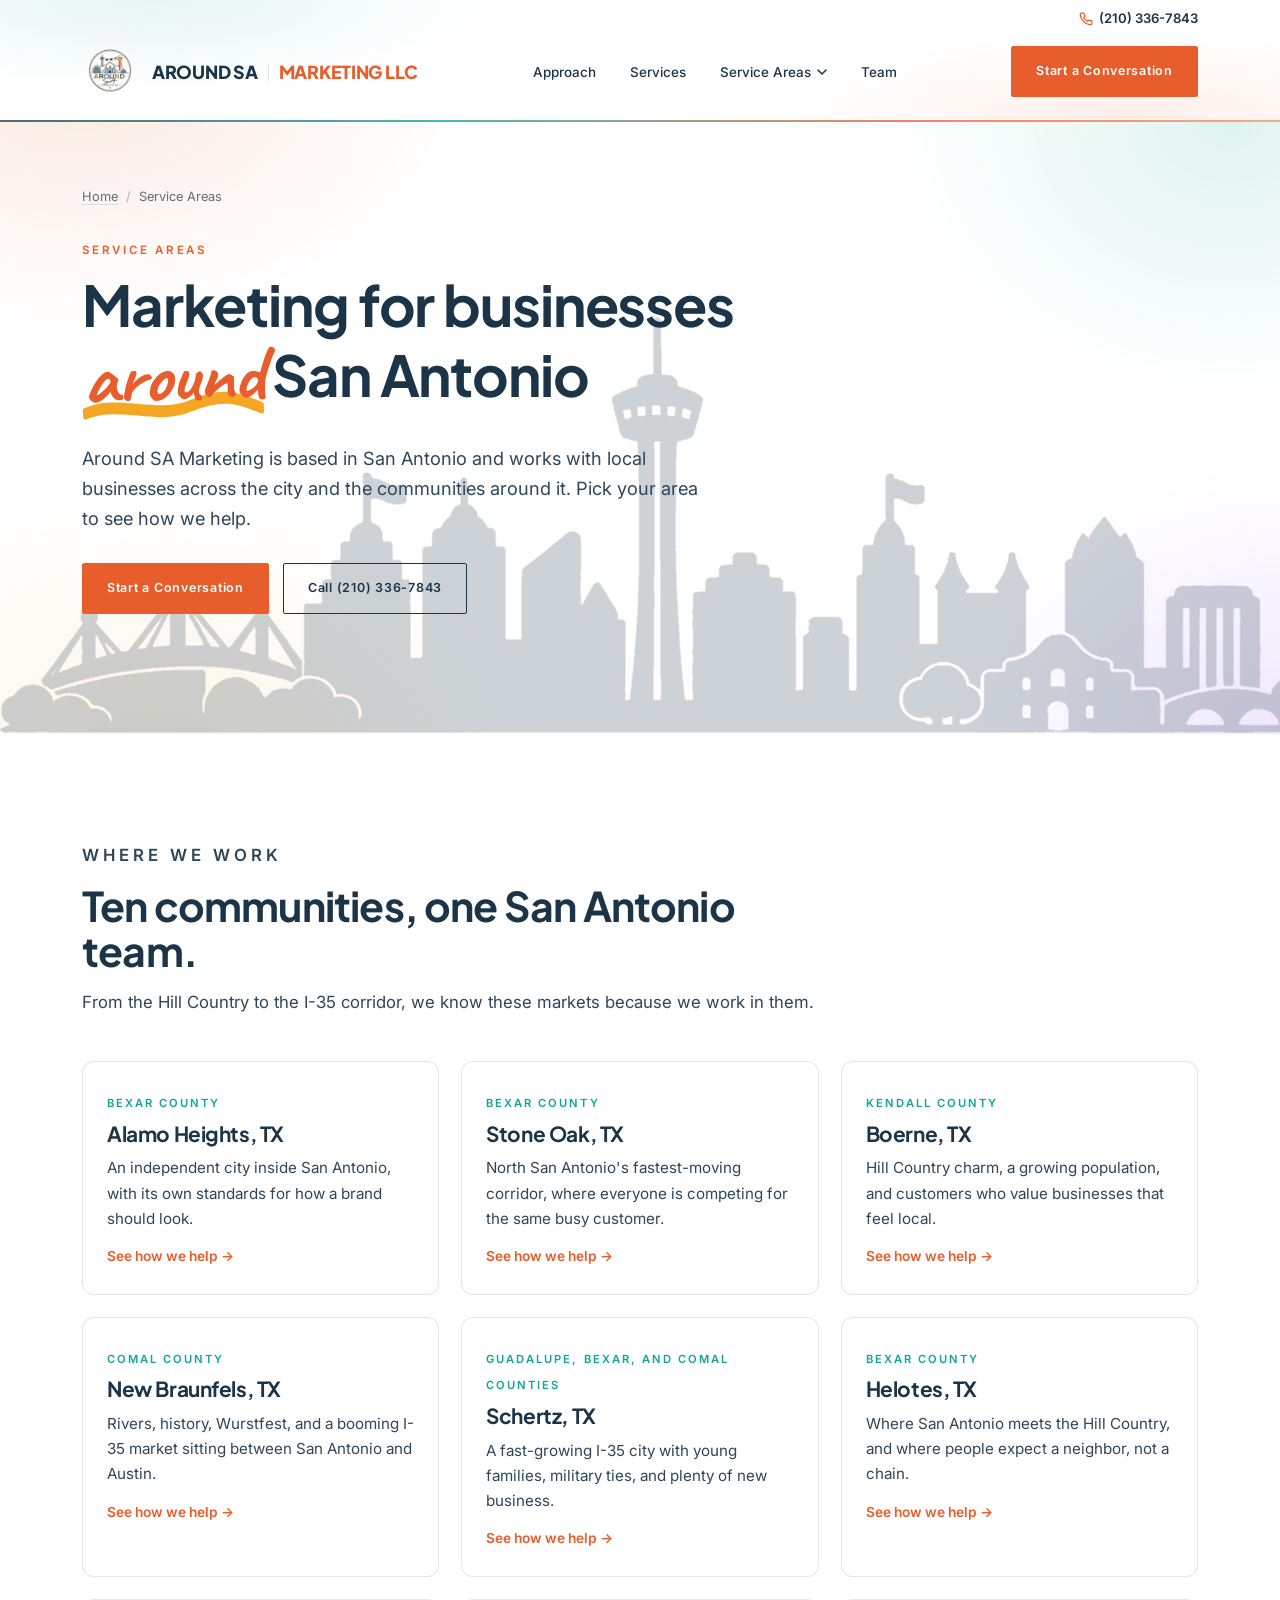
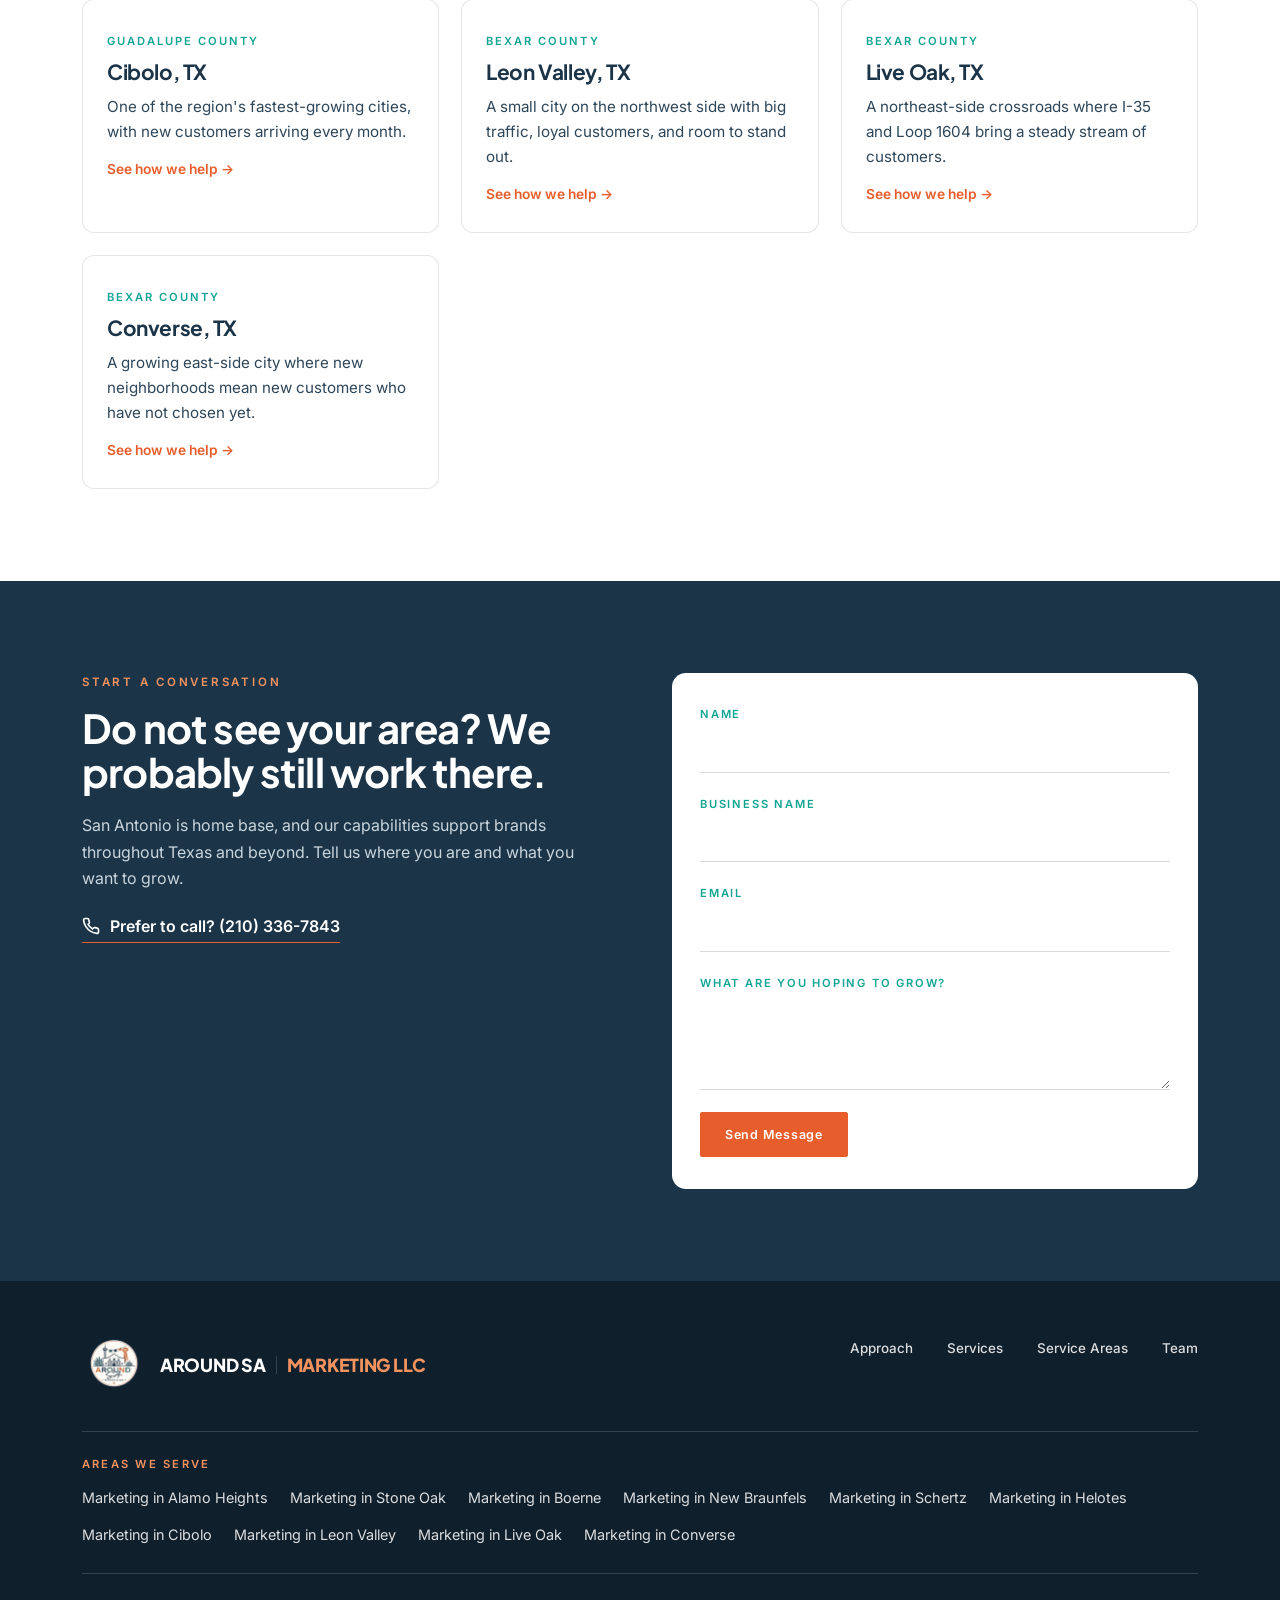
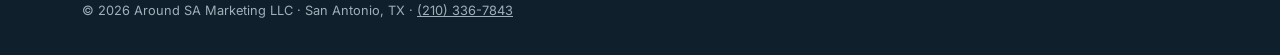
<file: areas/index.html>
<!DOCTYPE html>
<html lang="en">
<head>
<meta charset="UTF-8">
<meta name="viewport" content="width=device-width, initial-scale=1.0">
<meta name="color-scheme" content="light only">
<meta name="robots" content="index, follow, max-image-preview:large">
<title>San Antonio Area Marketing Services | Around SA Marketing</title>
<meta name="description" content="Around SA Marketing serves San Antonio and nearby cities including Alamo Heights, Stone Oak, Boerne, New Braunfels, Schertz, Helotes, Cibolo, Leon Valley, Live Oak and Converse.">
<link rel="canonical" href="https://www.aroundsamarketing.com/areas/">
<link rel="icon" type="image/png" href="/assets/favicon-180.png">
<link rel="apple-touch-icon" href="/assets/favicon-180.png">
<meta property="og:type" content="website">
<meta property="og:site_name" content="Around SA Marketing LLC">
<meta property="og:title" content="San Antonio Area Marketing Services | Around SA Marketing">
<meta property="og:description" content="Around SA Marketing serves San Antonio and nearby cities including Alamo Heights, Stone Oak, Boerne, New Braunfels, Schertz, Helotes, Cibolo, Leon Valley, Live Oak and Converse.">
<meta property="og:url" content="https://www.aroundsamarketing.com/areas/">
<meta property="og:locale" content="en_US">
<meta property="og:image" content="https://www.aroundsamarketing.com/og-image.jpg">
<meta name="twitter:card" content="summary_large_image">
<meta name="twitter:title" content="San Antonio Area Marketing Services | Around SA Marketing">
<meta name="twitter:description" content="Around SA Marketing serves San Antonio and nearby cities including Alamo Heights, Stone Oak, Boerne, New Braunfels, Schertz, Helotes, Cibolo, Leon Valley, Live Oak and Converse.">
<meta name="twitter:image" content="https://www.aroundsamarketing.com/og-image.jpg">
<link rel="preconnect" href="https://fonts.googleapis.com"><link rel="preconnect" href="https://fonts.gstatic.com" crossorigin><link href="https://fonts.googleapis.com/css2?family=Plus+Jakarta+Sans:wght@500;600;700;800&family=Caveat:wght@600;700&family=Instrument+Serif:ital@0;1&family=Inter:wght@300;400;500;600;700&display=swap" rel="stylesheet">
<link rel="stylesheet" href="/assets/area.css">
<script type="application/ld+json">{"@context": "https://schema.org", "@graph": [{"@type": "CollectionPage", "@id": "https://www.aroundsamarketing.com/areas/#page", "url": "https://www.aroundsamarketing.com/areas/", "name": "San Antonio Area Marketing Services | Around SA Marketing", "description": "Around SA Marketing serves San Antonio and nearby cities including Alamo Heights, Stone Oak, Boerne, New Braunfels, Schertz, Helotes, Cibolo, Leon Valley, Live Oak and Converse."}, {"@type": "ItemList", "name": "Around SA Marketing service areas", "itemListElement": [{"@type": "ListItem", "position": 1, "url": "https://www.aroundsamarketing.com/areas/alamo-heights/", "name": "Marketing Agency in Alamo Heights, TX"}, {"@type": "ListItem", "position": 2, "url": "https://www.aroundsamarketing.com/areas/stone-oak/", "name": "Marketing Agency in Stone Oak, TX"}, {"@type": "ListItem", "position": 3, "url": "https://www.aroundsamarketing.com/areas/boerne/", "name": "Marketing Agency in Boerne, TX"}, {"@type": "ListItem", "position": 4, "url": "https://www.aroundsamarketing.com/areas/new-braunfels/", "name": "Marketing Agency in New Braunfels, TX"}, {"@type": "ListItem", "position": 5, "url": "https://www.aroundsamarketing.com/areas/schertz/", "name": "Marketing Agency in Schertz, TX"}, {"@type": "ListItem", "position": 6, "url": "https://www.aroundsamarketing.com/areas/helotes/", "name": "Marketing Agency in Helotes, TX"}, {"@type": "ListItem", "position": 7, "url": "https://www.aroundsamarketing.com/areas/cibolo/", "name": "Marketing Agency in Cibolo, TX"}, {"@type": "ListItem", "position": 8, "url": "https://www.aroundsamarketing.com/areas/leon-valley/", "name": "Marketing Agency in Leon Valley, TX"}, {"@type": "ListItem", "position": 9, "url": "https://www.aroundsamarketing.com/areas/live-oak/", "name": "Marketing Agency in Live Oak, TX"}, {"@type": "ListItem", "position": 10, "url": "https://www.aroundsamarketing.com/areas/converse/", "name": "Marketing Agency in Converse, TX"}]}, {"@type": "BreadcrumbList", "itemListElement": [{"@type": "ListItem", "position": 1, "name": "Home", "item": "https://www.aroundsamarketing.com/"}, {"@type": "ListItem", "position": 2, "name": "Service Areas", "item": "https://www.aroundsamarketing.com/areas/"}]}]}</script>
</head>
<body>
<a class="skip" href="#main">Skip to content</a>
<header>
  <div class="header-top"><a class="header-phone" href="tel:+12103367843"><svg viewBox="0 0 24 24" fill="none" stroke="currentColor" stroke-width="2.2" stroke-linecap="round" stroke-linejoin="round" aria-hidden="true"><path d="M22 16.92v3a2 2 0 0 1-2.18 2 19.79 19.79 0 0 1-8.63-3.07 19.5 19.5 0 0 1-6-6 19.79 19.79 0 0 1-3.07-8.67A2 2 0 0 1 4.11 2h3a2 2 0 0 1 2 1.72c.13.96.36 1.9.7 2.81a2 2 0 0 1-.45 2.11L8.09 9.91a16 16 0 0 0 6 6l1.27-1.27a2 2 0 0 1 2.11-.45c.91.34 1.85.57 2.81.7A2 2 0 0 1 22 16.92z"/></svg>(210) 336-7843</a></div>
  <div class="navrow">
    <a class="logo" href="/"><img src="/assets/logo.png" alt="Around SA Marketing LLC" width="56" height="56"><span class="logo-word">AROUND SA<span>MARKETING LLC</span></span></a>
    <nav class="links" aria-label="Primary">
      <a href="/#approach">Approach</a>
      <a href="/#services">Services</a>
      <div class="dropdown"><a class="dd-trigger" href="/areas/" aria-haspopup="true">Service Areas<svg width="10" height="10" viewBox="0 0 10 10" aria-hidden="true"><path d="M1 3l4 4 4-4" fill="none" stroke="currentColor" stroke-width="1.6" stroke-linecap="round" stroke-linejoin="round"/></svg></a><div class="dd-menu"><div class="dd-box"><a class="dd-all" href="/areas/">All service areas</a><a href="/areas/alamo-heights/">Alamo Heights</a><a href="/areas/stone-oak/">Stone Oak</a><a href="/areas/boerne/">Boerne</a><a href="/areas/new-braunfels/">New Braunfels</a><a href="/areas/schertz/">Schertz</a><a href="/areas/helotes/">Helotes</a><a href="/areas/cibolo/">Cibolo</a><a href="/areas/leon-valley/">Leon Valley</a><a href="/areas/live-oak/">Live Oak</a><a href="/areas/converse/">Converse</a></div></div></div>
      <a href="/#team">Team</a>
    </nav>
    <a class="btn solid" href="#contact">Start a Conversation</a>
    <button class="menuToggle" id="menuToggle" aria-label="Open menu" aria-expanded="false" aria-controls="mobilePanel"><span></span><span></span><span></span></button>
  </div>
  <nav class="mobile-panel" id="mobilePanel" aria-label="Mobile">
    <a href="/#approach">Approach</a>
    <a href="/#services">Services</a>
    <details class="mob-areas"><summary>Service Areas</summary><a href="/areas/">All service areas</a><a href="/areas/alamo-heights/">Alamo Heights</a><a href="/areas/stone-oak/">Stone Oak</a><a href="/areas/boerne/">Boerne</a><a href="/areas/new-braunfels/">New Braunfels</a><a href="/areas/schertz/">Schertz</a><a href="/areas/helotes/">Helotes</a><a href="/areas/cibolo/">Cibolo</a><a href="/areas/leon-valley/">Leon Valley</a><a href="/areas/live-oak/">Live Oak</a><a href="/areas/converse/">Converse</a></details>
    <a href="/#team">Team</a>
    <a class="btn solid" href="#contact">Start a Conversation</a>
  </nav>
</header>
<main id="main">
<section class="hero">
  <img class="hero-sky" src="/assets/skyline.png" alt="" aria-hidden="true" width="2700" height="834">
  <div class="wrap">
    <nav class="crumbs" aria-label="Breadcrumb"><ol><li><a href="/">Home</a></li><li aria-current="page">Service Areas</li></ol></nav>
    <div style="margin-top:34px;max-width:820px;">
      <p class="eyebrow">Service Areas</p>
      <h1>Marketing for businesses <em>around</em> San Antonio</h1>
      <p class="lead">Around SA Marketing is based in San Antonio and works with local businesses across the city and the communities around it. Pick your area to see how we help.</p>
      <div class="hero-actions"><a class="btn solid" href="#contact">Start a Conversation</a><a class="btn" href="tel:+12103367843">Call (210) 336-7843</a></div>
    </div>
  </div>
</section>
<section>
  <div class="wrap">
    <div class="section-head"><p class="eyebrow">Where We Work</p><h2>Ten communities, one San Antonio team.</h2><p>From the Hill Country to the I-35 corridor, we know these markets because we work in them.</p></div>
    <div class="area-grid">
<a class="area-card" href="/areas/alamo-heights/"><span class="tag">Bexar County</span><h3>Alamo Heights, TX</h3><p>An independent city inside San Antonio, with its own standards for how a brand should look.</p><span class="go">See how we help &rarr;</span></a>
<a class="area-card" href="/areas/stone-oak/"><span class="tag">Bexar County</span><h3>Stone Oak, TX</h3><p>North San Antonio&#x27;s fastest-moving corridor, where everyone is competing for the same busy customer.</p><span class="go">See how we help &rarr;</span></a>
<a class="area-card" href="/areas/boerne/"><span class="tag">Kendall County</span><h3>Boerne, TX</h3><p>Hill Country charm, a growing population, and customers who value businesses that feel local.</p><span class="go">See how we help &rarr;</span></a>
<a class="area-card" href="/areas/new-braunfels/"><span class="tag">Comal County</span><h3>New Braunfels, TX</h3><p>Rivers, history, Wurstfest, and a booming I-35 market sitting between San Antonio and Austin.</p><span class="go">See how we help &rarr;</span></a>
<a class="area-card" href="/areas/schertz/"><span class="tag">Guadalupe, Bexar, and Comal counties</span><h3>Schertz, TX</h3><p>A fast-growing I-35 city with young families, military ties, and plenty of new business.</p><span class="go">See how we help &rarr;</span></a>
<a class="area-card" href="/areas/helotes/"><span class="tag">Bexar County</span><h3>Helotes, TX</h3><p>Where San Antonio meets the Hill Country, and where people expect a neighbor, not a chain.</p><span class="go">See how we help &rarr;</span></a>
<a class="area-card" href="/areas/cibolo/"><span class="tag">Guadalupe County</span><h3>Cibolo, TX</h3><p>One of the region&#x27;s fastest-growing cities, with new customers arriving every month.</p><span class="go">See how we help &rarr;</span></a>
<a class="area-card" href="/areas/leon-valley/"><span class="tag">Bexar County</span><h3>Leon Valley, TX</h3><p>A small city on the northwest side with big traffic, loyal customers, and room to stand out.</p><span class="go">See how we help &rarr;</span></a>
<a class="area-card" href="/areas/live-oak/"><span class="tag">Bexar County</span><h3>Live Oak, TX</h3><p>A northeast-side crossroads where I-35 and Loop 1604 bring a steady stream of customers.</p><span class="go">See how we help &rarr;</span></a>
<a class="area-card" href="/areas/converse/"><span class="tag">Bexar County</span><h3>Converse, TX</h3><p>A growing east-side city where new neighborhoods mean new customers who have not chosen yet.</p><span class="go">See how we help &rarr;</span></a>
    </div>
  </div>
</section>
<section class="on-dark" id="contact">
  <div class="wrap cta-grid">
    <div>
      <p class="eyebrow">Start A Conversation</p>
      <h2>Do not see your area? We probably still work there.</h2>
      <p>San Antonio is home base, and our capabilities support brands throughout Texas and beyond. Tell us where you are and what you want to grow.</p>
      <a class="phone-link" href="tel:+12103367843"><svg width="18" height="18" viewBox="0 0 24 24" fill="none" stroke="currentColor" stroke-width="2.2" stroke-linecap="round" stroke-linejoin="round" aria-hidden="true"><path d="M22 16.92v3a2 2 0 0 1-2.18 2 19.79 19.79 0 0 1-8.63-3.07 19.5 19.5 0 0 1-6-6 19.79 19.79 0 0 1-3.07-8.67A2 2 0 0 1 4.11 2h3a2 2 0 0 1 2 1.72c.13.96.36 1.9.7 2.81a2 2 0 0 1-.45 2.11L8.09 9.91a16 16 0 0 0 6 6l1.27-1.27a2 2 0 0 1 2.11-.45c.91.34 1.85.57 2.81.7A2 2 0 0 1 22 16.92z"/></svg>Prefer to call? (210) 336-7843</a>
    </div>
    <form id="areaForm" name="contact" method="POST" action="/" data-netlify="true" netlify-honeypot="bot-field">
      <input type="hidden" name="form-name" value="contact">
      <input type="hidden" name="source_page" value="">
      <div style="position:absolute;left:-5000px;" aria-hidden="true"><label>Leave this empty: <input name="bot-field" tabindex="-1" autocomplete="off"></label></div>
      <div class="field"><label for="name">Name</label><input id="name" name="name" type="text" required autocomplete="name"></div>
      <div class="field"><label for="business">Business Name</label><input id="business" name="business" type="text" required autocomplete="organization"></div>
      <div class="field"><label for="email">Email</label><input id="email" name="email" type="email" required autocomplete="email"></div>
      <div class="field"><label for="goal">What Are You Hoping To Grow?</label><textarea id="goal" name="goal"></textarea></div>
      <button class="btn solid" type="submit">Send Message</button>
      <p class="form-note" id="formNote" role="status" aria-live="polite"></p>
    </form>
  </div>
</section>
</main>
<footer>
  <div class="wrap">
    <div class="footer-top">
      <a class="logo" href="/"><img src="/assets/logo.png" alt="Around SA Marketing LLC" width="64" height="64" loading="lazy"><span class="logo-word">AROUND SA<span>MARKETING LLC</span></span></a>
      <nav class="links" aria-label="Footer">
        <a href="/#approach">Approach</a>
        <a href="/#services">Services</a>
        <a href="/areas/">Service Areas</a>
        <a href="/#team">Team</a>
      </nav>
    </div>
    <div class="foot-areas">
      <h2>Areas We Serve</h2>
      <ul><li><a href="/areas/alamo-heights/">Marketing in Alamo Heights</a></li><li><a href="/areas/stone-oak/">Marketing in Stone Oak</a></li><li><a href="/areas/boerne/">Marketing in Boerne</a></li><li><a href="/areas/new-braunfels/">Marketing in New Braunfels</a></li><li><a href="/areas/schertz/">Marketing in Schertz</a></li><li><a href="/areas/helotes/">Marketing in Helotes</a></li><li><a href="/areas/cibolo/">Marketing in Cibolo</a></li><li><a href="/areas/leon-valley/">Marketing in Leon Valley</a></li><li><a href="/areas/live-oak/">Marketing in Live Oak</a></li><li><a href="/areas/converse/">Marketing in Converse</a></li></ul>
    </div>
    <div class="foot-bottom">
      <span>&copy; 2026 Around SA Marketing LLC &middot; San Antonio, TX &middot; <a href="tel:+12103367843" class="foot-phone">(210) 336-7843</a></span>
    </div>
  </div>
</footer>
<script src="/assets/site.js" defer></script>
</body>
</html>
</file>
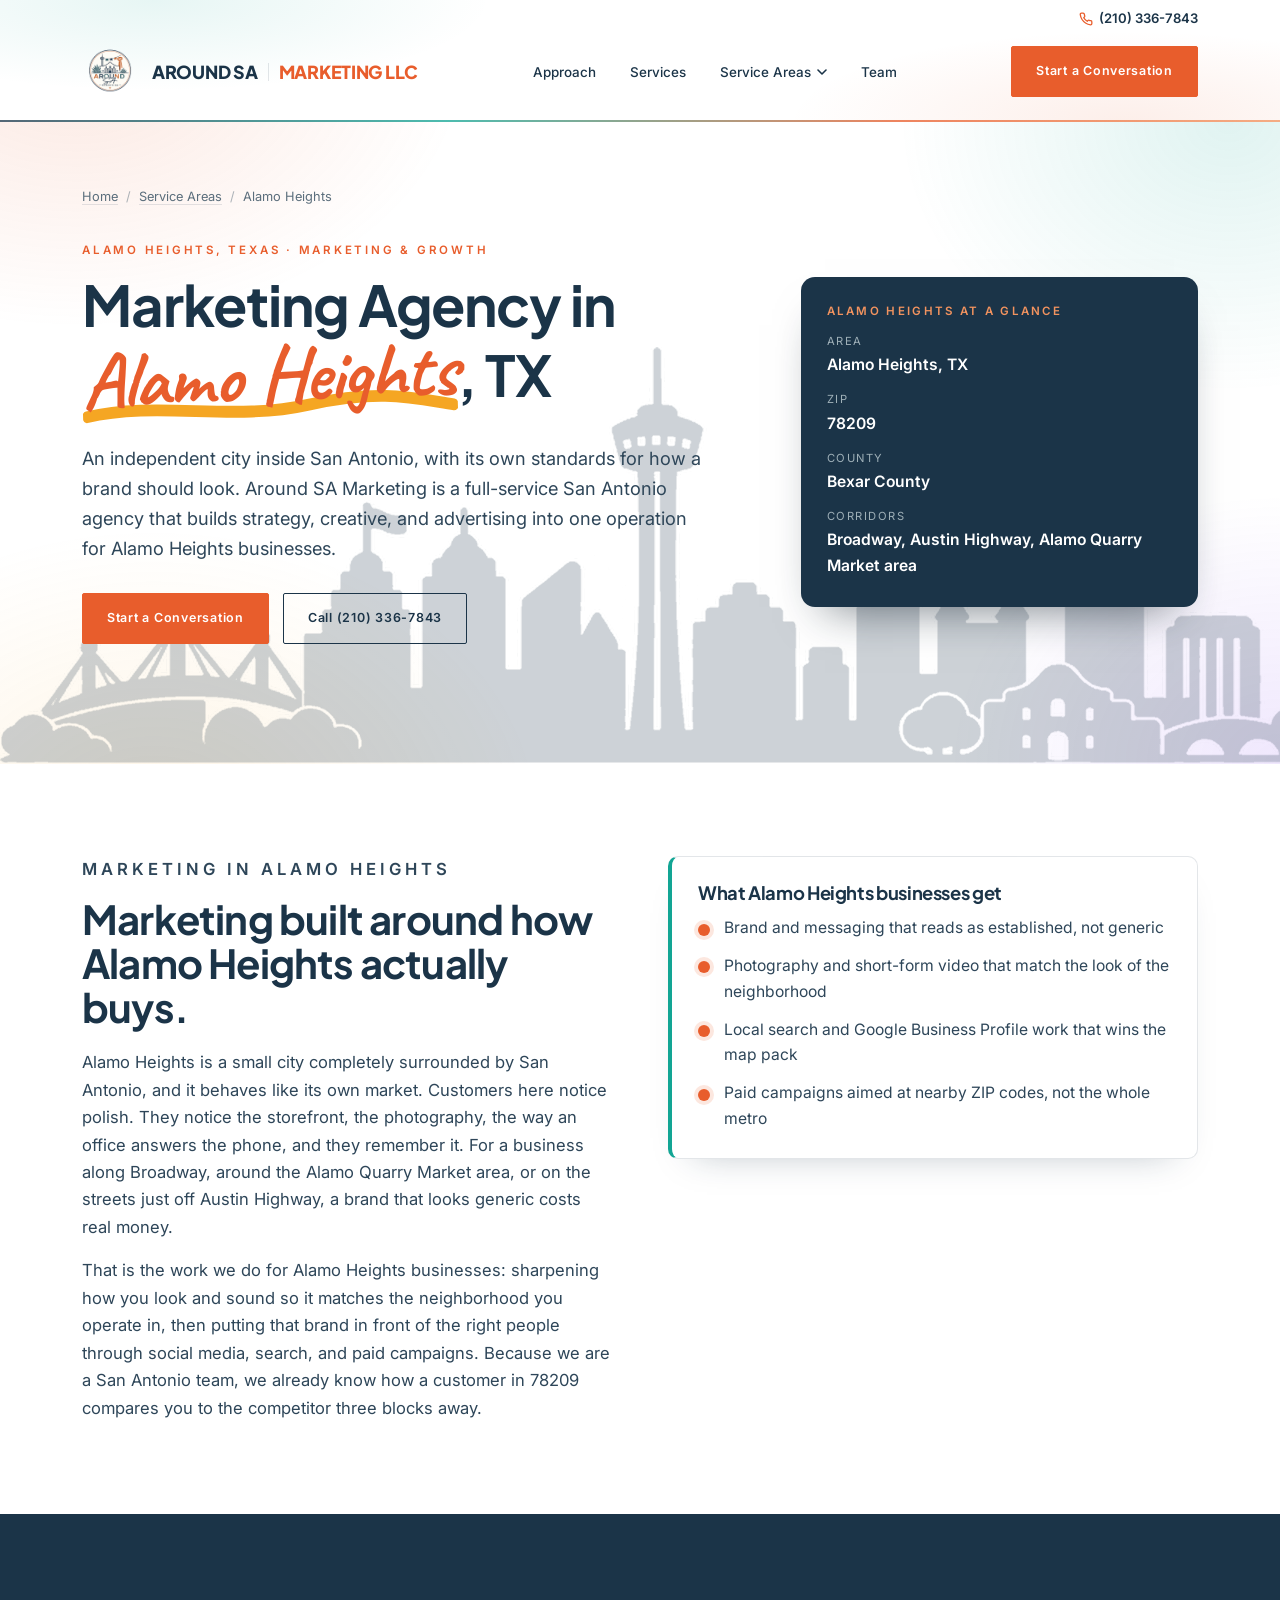
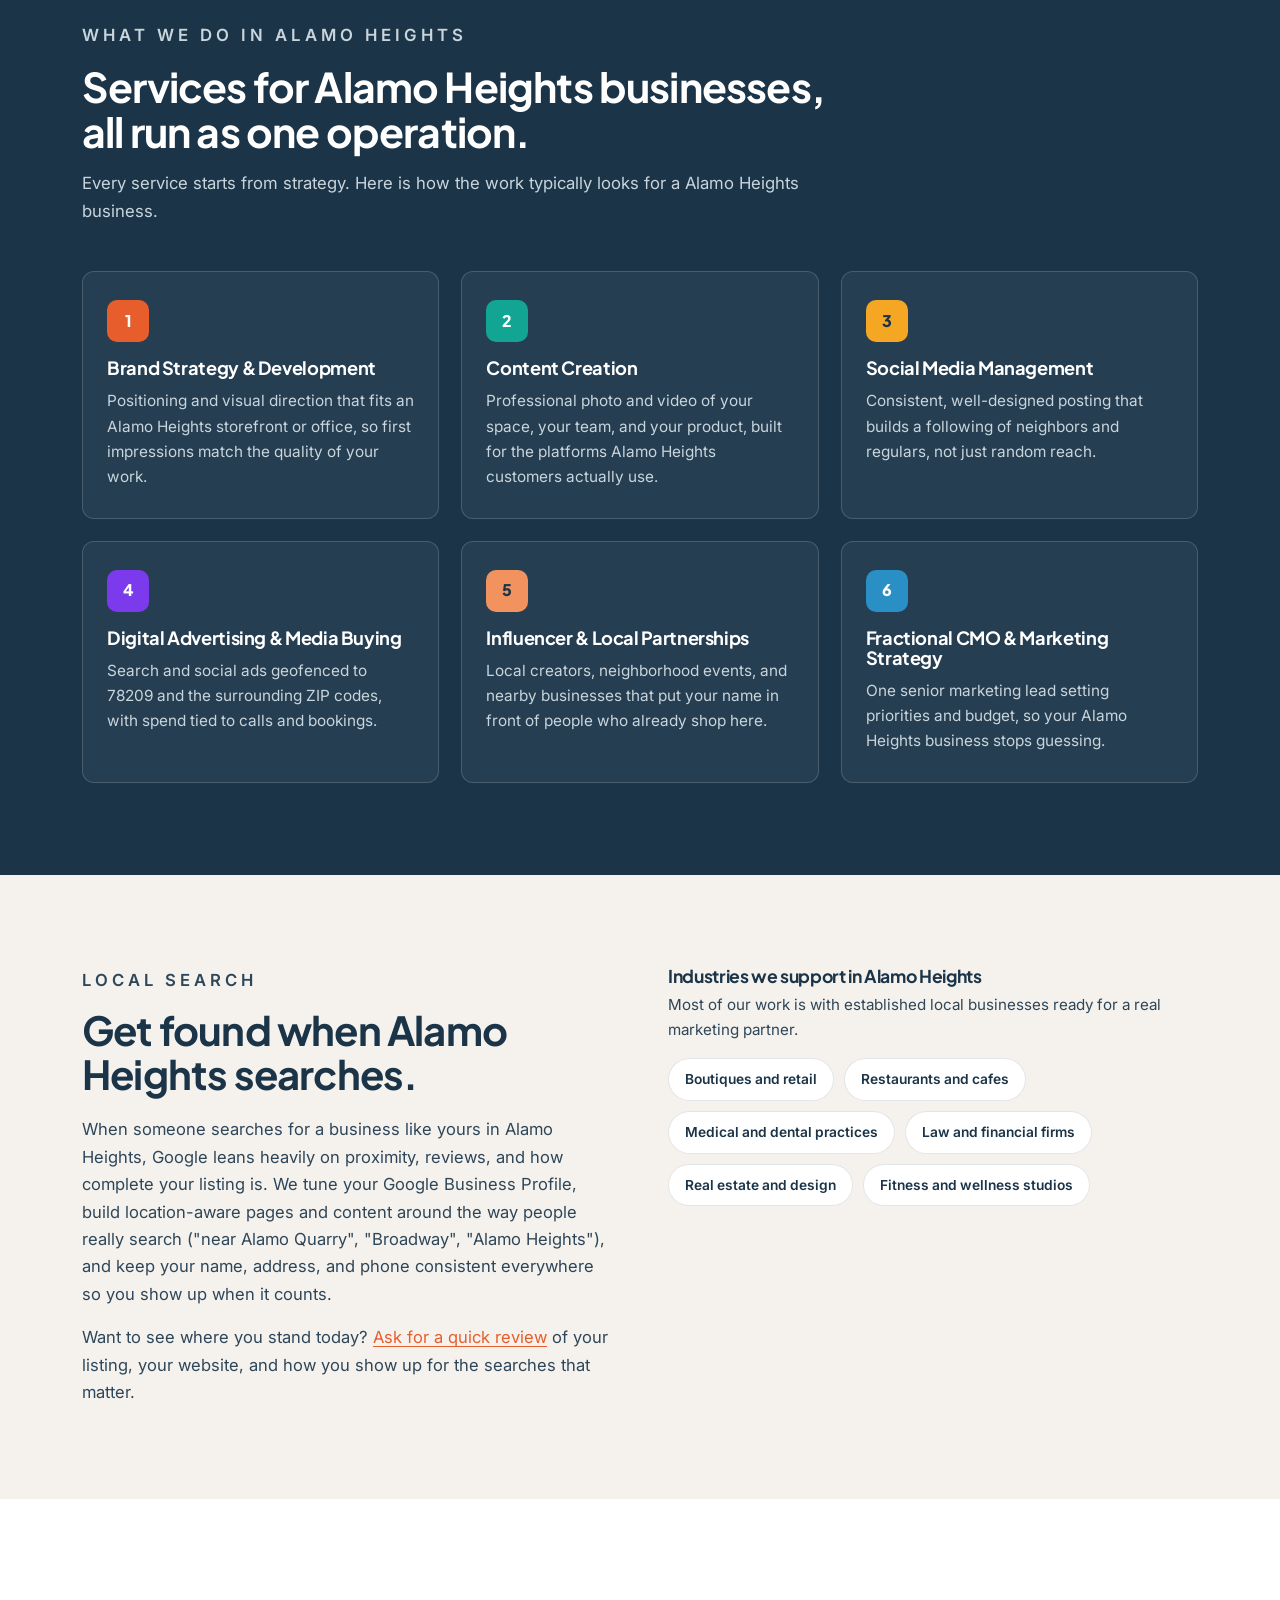
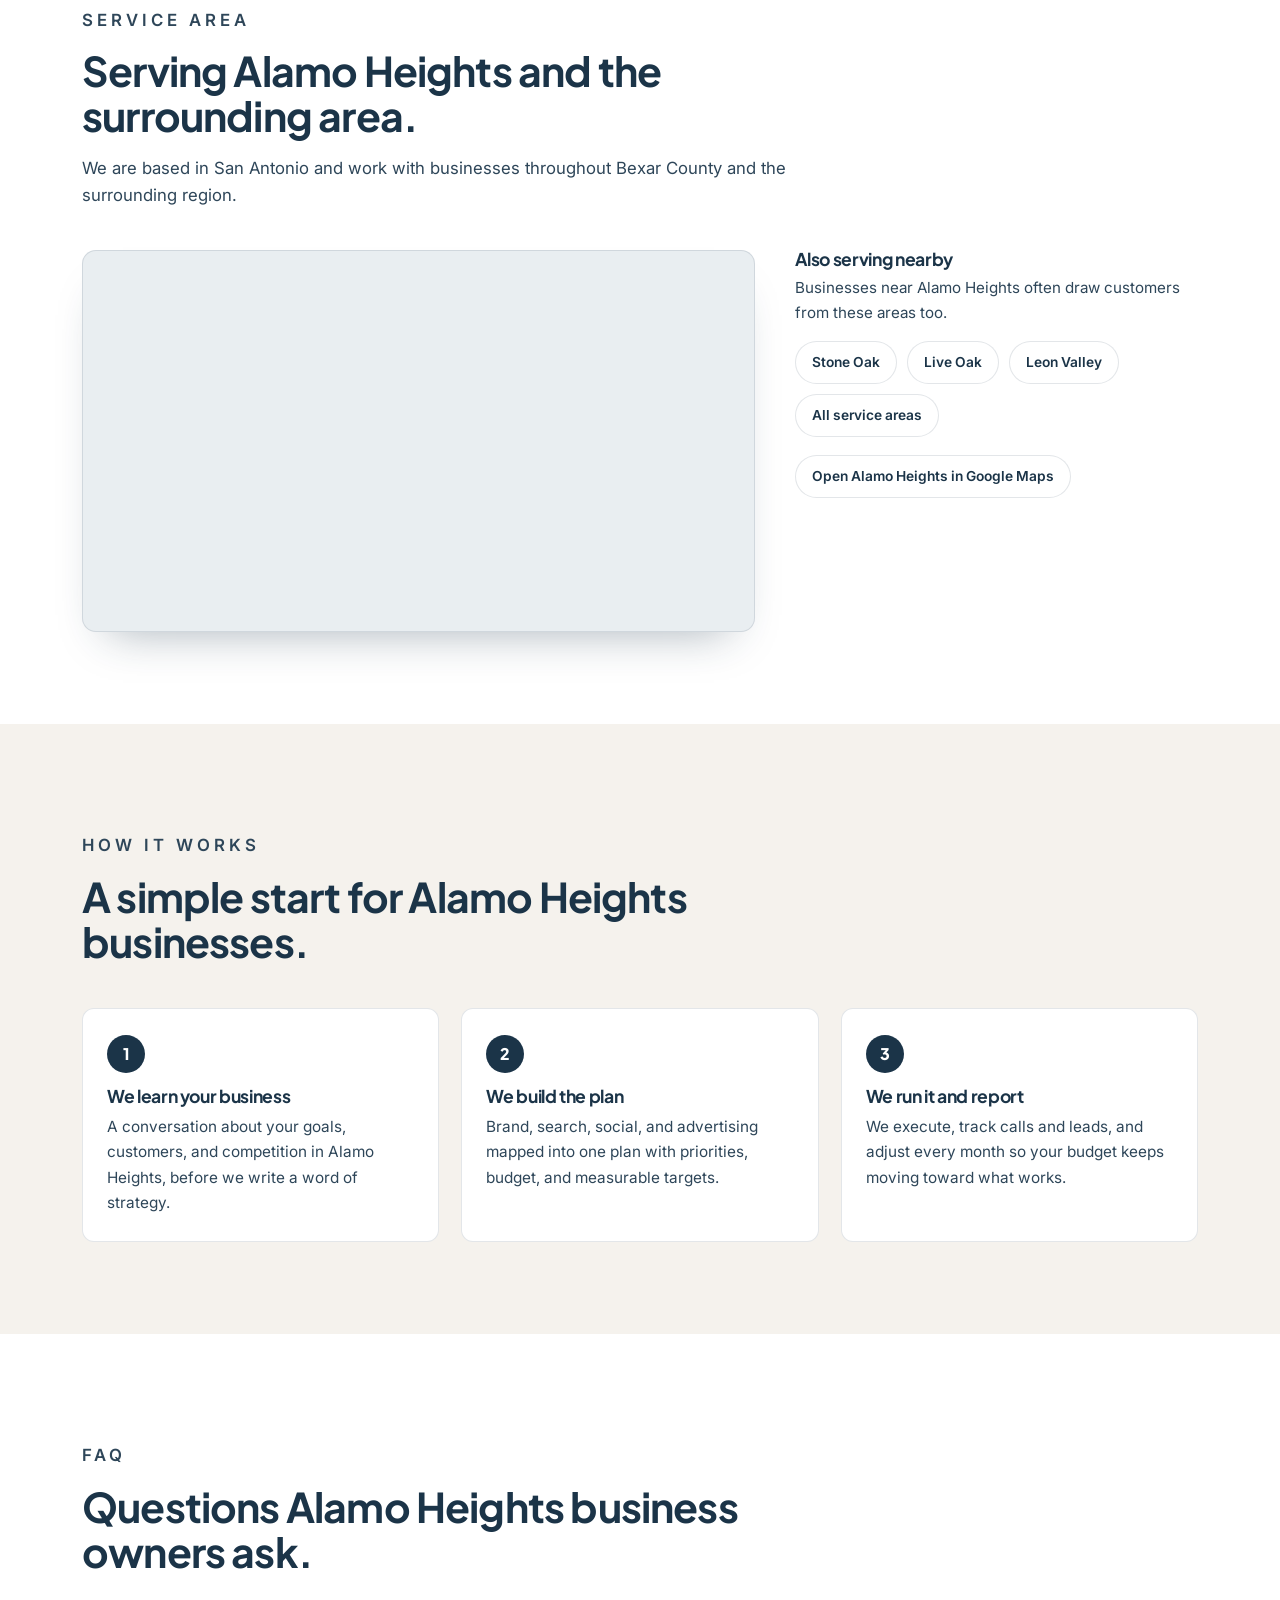
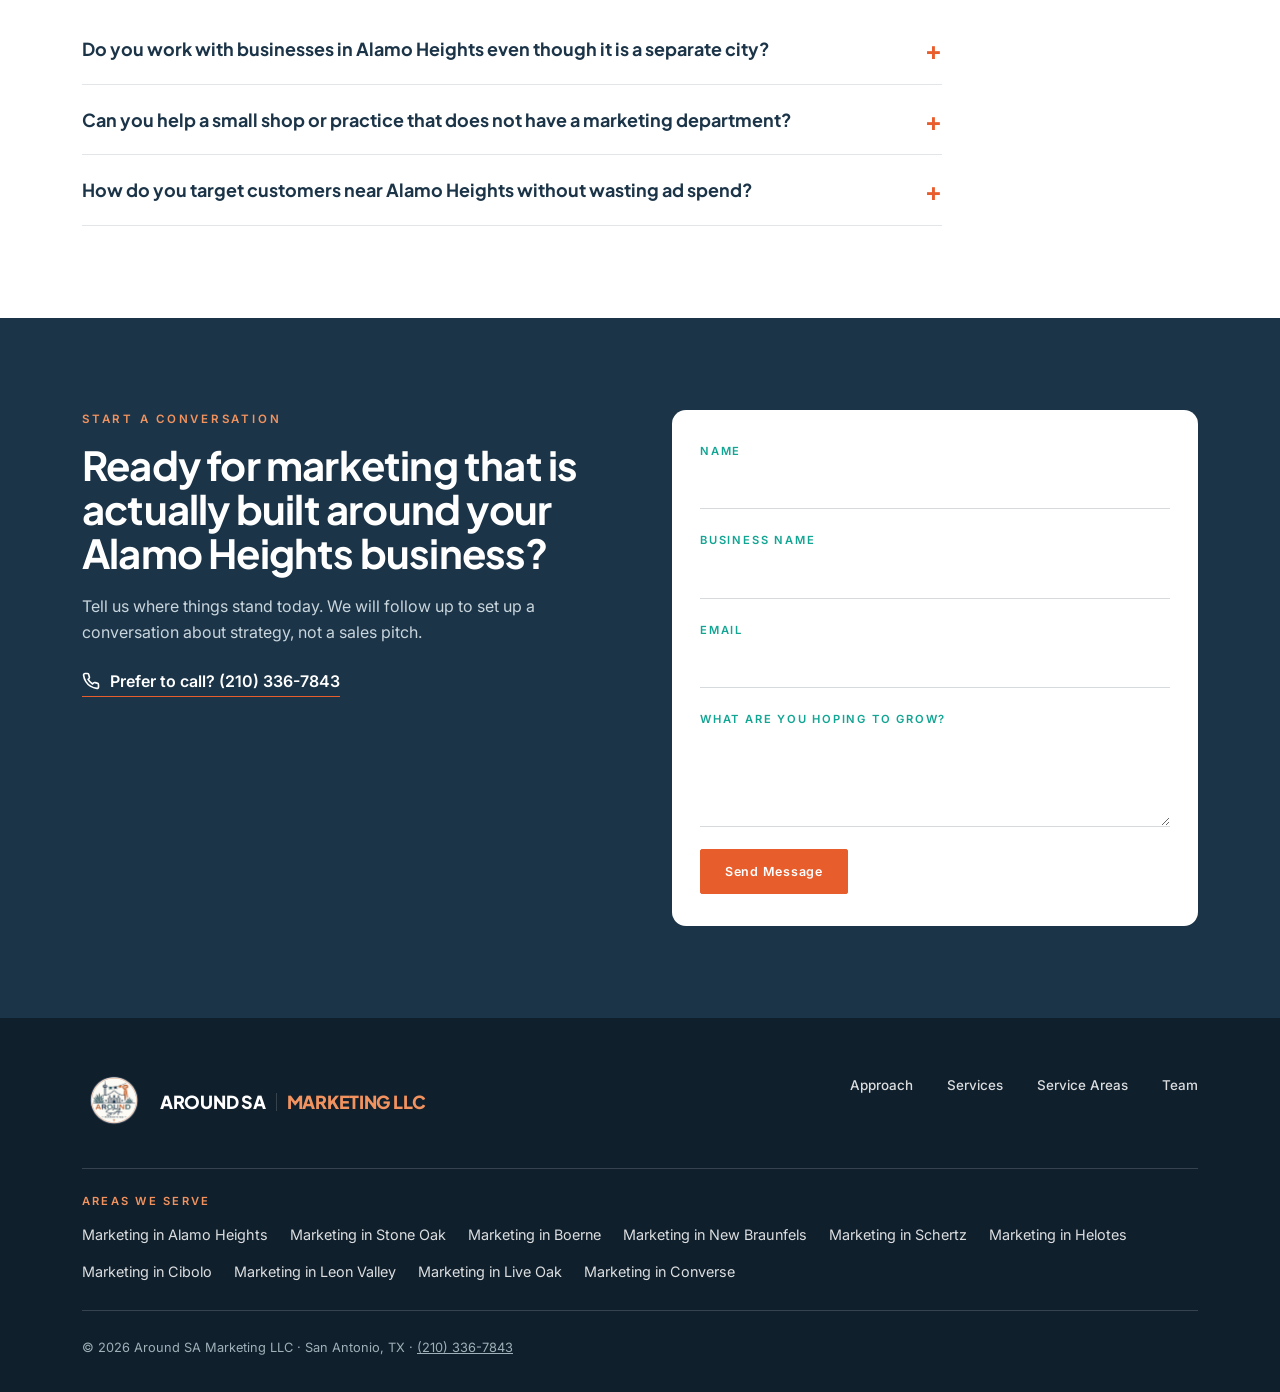
<file: areas/alamo-heights/index.html>
<!DOCTYPE html>
<html lang="en">
<head>
<meta charset="UTF-8">
<meta name="viewport" content="width=device-width, initial-scale=1.0">
<meta name="color-scheme" content="light only">
<meta name="robots" content="index, follow, max-image-preview:large">
<title>Marketing Agency in Alamo Heights, TX | Around SA Marketing</title>
<meta name="description" content="Marketing agency serving Alamo Heights, TX. Brand strategy, social media, content and paid ads for boutiques, restaurants, medical and professional practices along Broadway and beyond.">
<link rel="canonical" href="https://www.aroundsamarketing.com/areas/alamo-heights/">
<link rel="icon" type="image/png" href="/assets/favicon-180.png">
<link rel="apple-touch-icon" href="/assets/favicon-180.png">
<meta property="og:type" content="website">
<meta property="og:site_name" content="Around SA Marketing LLC">
<meta property="og:title" content="Marketing Agency in Alamo Heights, TX | Around SA Marketing">
<meta property="og:description" content="Marketing agency serving Alamo Heights, TX. Brand strategy, social media, content and paid ads for boutiques, restaurants, medical and professional practices along Broadway and beyond.">
<meta property="og:url" content="https://www.aroundsamarketing.com/areas/alamo-heights/">
<meta property="og:locale" content="en_US">
<meta property="og:image" content="https://www.aroundsamarketing.com/og-image.jpg">
<meta name="twitter:card" content="summary_large_image">
<meta name="twitter:title" content="Marketing Agency in Alamo Heights, TX | Around SA Marketing">
<meta name="twitter:description" content="Marketing agency serving Alamo Heights, TX. Brand strategy, social media, content and paid ads for boutiques, restaurants, medical and professional practices along Broadway and beyond.">
<meta name="twitter:image" content="https://www.aroundsamarketing.com/og-image.jpg">
<link rel="preconnect" href="https://fonts.googleapis.com"><link rel="preconnect" href="https://fonts.gstatic.com" crossorigin><link href="https://fonts.googleapis.com/css2?family=Plus+Jakarta+Sans:wght@500;600;700;800&family=Caveat:wght@600;700&family=Instrument+Serif:ital@0;1&family=Inter:wght@300;400;500;600;700&display=swap" rel="stylesheet">
<link rel="stylesheet" href="/assets/area.css">
<script type="application/ld+json">{"@context": "https://schema.org", "@graph": [{"@type": "MarketingAgency", "@id": "https://www.aroundsamarketing.com/#agency", "name": "Around SA Marketing LLC", "url": "https://www.aroundsamarketing.com/", "telephone": "+12103367843", "image": "https://www.aroundsamarketing.com/og-image.jpg", "address": {"@type": "PostalAddress", "addressLocality": "San Antonio", "addressRegion": "TX", "addressCountry": "US"}}, {"@type": "WebPage", "@id": "https://www.aroundsamarketing.com/areas/alamo-heights/#page", "url": "https://www.aroundsamarketing.com/areas/alamo-heights/", "name": "Marketing Agency in Alamo Heights, TX | Around SA Marketing", "description": "Marketing agency serving Alamo Heights, TX. Brand strategy, social media, content and paid ads for boutiques, restaurants, medical and professional practices along Broadway and beyond.", "about": {"@id": "https://www.aroundsamarketing.com/areas/alamo-heights/#service"}}, {"@type": "Service", "@id": "https://www.aroundsamarketing.com/areas/alamo-heights/#service", "name": "Marketing services in Alamo Heights, TX", "serviceType": "Marketing agency services", "provider": {"@id": "https://www.aroundsamarketing.com/#agency"}, "areaServed": {"@type": "City", "name": "Alamo Heights", "containedInPlace": {"@type": "State", "name": "Texas"}, "geo": {"@type": "GeoCoordinates", "latitude": 29.486, "longitude": -98.466}}, "description": "Marketing agency serving Alamo Heights, TX. Brand strategy, social media, content and paid ads for boutiques, restaurants, medical and professional practices along Broadway and beyond.", "hasOfferCatalog": {"@type": "OfferCatalog", "name": "Marketing services", "itemListElement": [{"@type": "Offer", "itemOffered": {"@type": "Service", "name": "Brand Strategy & Development"}}, {"@type": "Offer", "itemOffered": {"@type": "Service", "name": "Content Creation"}}, {"@type": "Offer", "itemOffered": {"@type": "Service", "name": "Social Media Management"}}, {"@type": "Offer", "itemOffered": {"@type": "Service", "name": "Digital Advertising & Media Buying"}}, {"@type": "Offer", "itemOffered": {"@type": "Service", "name": "Influencer & Local Partnerships"}}, {"@type": "Offer", "itemOffered": {"@type": "Service", "name": "Fractional CMO & Marketing Strategy"}}]}}, {"@type": "BreadcrumbList", "itemListElement": [{"@type": "ListItem", "position": 1, "name": "Home", "item": "https://www.aroundsamarketing.com/"}, {"@type": "ListItem", "position": 2, "name": "Service Areas", "item": "https://www.aroundsamarketing.com/areas/"}, {"@type": "ListItem", "position": 3, "name": "Alamo Heights", "item": "https://www.aroundsamarketing.com/areas/alamo-heights/"}]}, {"@type": "FAQPage", "mainEntity": [{"@type": "Question", "name": "Do you work with businesses in Alamo Heights even though it is a separate city?", "acceptedAnswer": {"@type": "Answer", "text": "Yes. Alamo Heights is part of our home market. We treat it as its own audience, with its own expectations, rather than lumping it in with the rest of San Antonio."}}, {"@type": "Question", "name": "Can you help a small shop or practice that does not have a marketing department?", "acceptedAnswer": {"@type": "Answer", "text": "That is who we work with most. We act as your marketing team, from strategy through the day-to-day posting and ad management, so you do not have to hire in-house."}}, {"@type": "Question", "name": "How do you target customers near Alamo Heights without wasting ad spend?", "acceptedAnswer": {"@type": "Answer", "text": "We build campaigns around specific ZIP codes and radius targets, then review calls, form fills, and bookings to shift budget toward what produces customers."}}]}]}</script>
</head>
<body>
<a class="skip" href="#main">Skip to content</a>
<header>
  <div class="header-top"><a class="header-phone" href="tel:+12103367843"><svg viewBox="0 0 24 24" fill="none" stroke="currentColor" stroke-width="2.2" stroke-linecap="round" stroke-linejoin="round" aria-hidden="true"><path d="M22 16.92v3a2 2 0 0 1-2.18 2 19.79 19.79 0 0 1-8.63-3.07 19.5 19.5 0 0 1-6-6 19.79 19.79 0 0 1-3.07-8.67A2 2 0 0 1 4.11 2h3a2 2 0 0 1 2 1.72c.13.96.36 1.9.7 2.81a2 2 0 0 1-.45 2.11L8.09 9.91a16 16 0 0 0 6 6l1.27-1.27a2 2 0 0 1 2.11-.45c.91.34 1.85.57 2.81.7A2 2 0 0 1 22 16.92z"/></svg>(210) 336-7843</a></div>
  <div class="navrow">
    <a class="logo" href="/"><img src="/assets/logo.png" alt="Around SA Marketing LLC" width="56" height="56"><span class="logo-word">AROUND SA<span>MARKETING LLC</span></span></a>
    <nav class="links" aria-label="Primary">
      <a href="/#approach">Approach</a>
      <a href="/#services">Services</a>
      <div class="dropdown"><a class="dd-trigger" href="/areas/" aria-haspopup="true">Service Areas<svg width="10" height="10" viewBox="0 0 10 10" aria-hidden="true"><path d="M1 3l4 4 4-4" fill="none" stroke="currentColor" stroke-width="1.6" stroke-linecap="round" stroke-linejoin="round"/></svg></a><div class="dd-menu"><div class="dd-box"><a class="dd-all" href="/areas/">All service areas</a><a href="/areas/alamo-heights/">Alamo Heights</a><a href="/areas/stone-oak/">Stone Oak</a><a href="/areas/boerne/">Boerne</a><a href="/areas/new-braunfels/">New Braunfels</a><a href="/areas/schertz/">Schertz</a><a href="/areas/helotes/">Helotes</a><a href="/areas/cibolo/">Cibolo</a><a href="/areas/leon-valley/">Leon Valley</a><a href="/areas/live-oak/">Live Oak</a><a href="/areas/converse/">Converse</a></div></div></div>
      <a href="/#team">Team</a>
    </nav>
    <a class="btn solid" href="#contact">Start a Conversation</a>
    <button class="menuToggle" id="menuToggle" aria-label="Open menu" aria-expanded="false" aria-controls="mobilePanel"><span></span><span></span><span></span></button>
  </div>
  <nav class="mobile-panel" id="mobilePanel" aria-label="Mobile">
    <a href="/#approach">Approach</a>
    <a href="/#services">Services</a>
    <details class="mob-areas"><summary>Service Areas</summary><a href="/areas/">All service areas</a><a href="/areas/alamo-heights/">Alamo Heights</a><a href="/areas/stone-oak/">Stone Oak</a><a href="/areas/boerne/">Boerne</a><a href="/areas/new-braunfels/">New Braunfels</a><a href="/areas/schertz/">Schertz</a><a href="/areas/helotes/">Helotes</a><a href="/areas/cibolo/">Cibolo</a><a href="/areas/leon-valley/">Leon Valley</a><a href="/areas/live-oak/">Live Oak</a><a href="/areas/converse/">Converse</a></details>
    <a href="/#team">Team</a>
    <a class="btn solid" href="#contact">Start a Conversation</a>
  </nav>
</header>
<main id="main">
<section class="hero">
  <img class="hero-sky" src="/assets/skyline.png" alt="" aria-hidden="true" width="2700" height="834">
  <div class="wrap">
    <nav class="crumbs" aria-label="Breadcrumb"><ol><li><a href="/">Home</a></li><li><a href="/areas/">Service Areas</a></li><li aria-current="page">Alamo Heights</li></ol></nav>
    <div class="hero-grid">
      <div>
        <p class="eyebrow">Alamo Heights, Texas &middot; Marketing &amp; Growth</p>
        <h1>Marketing Agency in <em>Alamo Heights</em>, TX</h1>
        <p class="lead">An independent city inside San Antonio, with its own standards for how a brand should look. Around SA Marketing is a full-service San Antonio agency that builds strategy, creative, and advertising into one operation for Alamo Heights businesses.</p>
        <div class="hero-actions">
          <a class="btn solid" href="#contact">Start a Conversation</a>
          <a class="btn" href="tel:+12103367843">Call (210) 336-7843</a>
        </div>
      </div>
      <aside class="facts" aria-label="Alamo Heights at a glance"><h2>Alamo Heights at a glance</h2><dl><div><dt>Area</dt><dd>Alamo Heights, TX</dd></div><div><dt>ZIP</dt><dd>78209</dd></div><div><dt>County</dt><dd>Bexar County</dd></div><div><dt>Corridors</dt><dd>Broadway, Austin Highway, Alamo Quarry Market area</dd></div></dl></aside>
    </div>
  </div>
</section>
<section>
  <div class="wrap two">
    <div class="prose">
      <p class="eyebrow">Marketing In Alamo Heights</p>
      <h2>Marketing built around how Alamo Heights actually buys.</h2>
      <p>Alamo Heights is a small city completely surrounded by San Antonio, and it behaves like its own market. Customers here notice polish. They notice the storefront, the photography, the way an office answers the phone, and they remember it. For a business along Broadway, around the Alamo Quarry Market area, or on the streets just off Austin Highway, a brand that looks generic costs real money.</p><p>That is the work we do for Alamo Heights businesses: sharpening how you look and sound so it matches the neighborhood you operate in, then putting that brand in front of the right people through social media, search, and paid campaigns. Because we are a San Antonio team, we already know how a customer in 78209 compares you to the competitor three blocks away.</p>
    </div>
    <div class="callout">
      <h3>What Alamo Heights businesses get</h3>
      <ul><li>Brand and messaging that reads as established, not generic</li><li>Photography and short-form video that match the look of the neighborhood</li><li>Local search and Google Business Profile work that wins the map pack</li><li>Paid campaigns aimed at nearby ZIP codes, not the whole metro</li></ul>
    </div>
  </div>
</section>
<section class="on-dark">
  <div class="wrap">
    <div class="section-head">
      <p class="eyebrow">What We Do In Alamo Heights</p>
      <h2>Services for Alamo Heights businesses, all run as one operation.</h2>
      <p>Every service starts from strategy. Here is how the work typically looks for a Alamo Heights business.</p>
    </div>
    <div class="cards"><article class="card"><div class="chip" aria-hidden="true">1</div><h3>Brand Strategy &amp; Development</h3><p>Positioning and visual direction that fits an Alamo Heights storefront or office, so first impressions match the quality of your work.</p></article><article class="card"><div class="chip" aria-hidden="true">2</div><h3>Content Creation</h3><p>Professional photo and video of your space, your team, and your product, built for the platforms Alamo Heights customers actually use.</p></article><article class="card"><div class="chip" aria-hidden="true">3</div><h3>Social Media Management</h3><p>Consistent, well-designed posting that builds a following of neighbors and regulars, not just random reach.</p></article><article class="card"><div class="chip" aria-hidden="true">4</div><h3>Digital Advertising &amp; Media Buying</h3><p>Search and social ads geofenced to 78209 and the surrounding ZIP codes, with spend tied to calls and bookings.</p></article><article class="card"><div class="chip" aria-hidden="true">5</div><h3>Influencer &amp; Local Partnerships</h3><p>Local creators, neighborhood events, and nearby businesses that put your name in front of people who already shop here.</p></article><article class="card"><div class="chip" aria-hidden="true">6</div><h3>Fractional CMO &amp; Marketing Strategy</h3><p>One senior marketing lead setting priorities and budget, so your Alamo Heights business stops guessing.</p></article></div>
  </div>
</section>
<section class="alt">
  <div class="wrap two">
    <div class="prose">
      <p class="eyebrow">Local Search</p>
      <h2>Get found when Alamo Heights searches.</h2>
      <p>When someone searches for a business like yours in Alamo Heights, Google leans heavily on proximity, reviews, and how complete your listing is. We tune your Google Business Profile, build location-aware pages and content around the way people really search (&quot;near Alamo Quarry&quot;, &quot;Broadway&quot;, &quot;Alamo Heights&quot;), and keep your name, address, and phone consistent everywhere so you show up when it counts.</p>
      <p>Want to see where you stand today? <a href="#contact">Ask for a quick review</a> of your listing, your website, and how you show up for the searches that matter.</p>
    </div>
    <div class="near">
      <h3>Industries we support in Alamo Heights</h3>
      <p>Most of our work is with established local businesses ready for a real marketing partner.</p>
      <ul><li><span style="display:inline-block;padding:9px 16px;border:1px solid var(--line-light);border-radius:999px;font-weight:600;font-size:.86rem;background:#fff;">Boutiques and retail</span></li><li><span style="display:inline-block;padding:9px 16px;border:1px solid var(--line-light);border-radius:999px;font-weight:600;font-size:.86rem;background:#fff;">Restaurants and cafes</span></li><li><span style="display:inline-block;padding:9px 16px;border:1px solid var(--line-light);border-radius:999px;font-weight:600;font-size:.86rem;background:#fff;">Medical and dental practices</span></li><li><span style="display:inline-block;padding:9px 16px;border:1px solid var(--line-light);border-radius:999px;font-weight:600;font-size:.86rem;background:#fff;">Law and financial firms</span></li><li><span style="display:inline-block;padding:9px 16px;border:1px solid var(--line-light);border-radius:999px;font-weight:600;font-size:.86rem;background:#fff;">Real estate and design</span></li><li><span style="display:inline-block;padding:9px 16px;border:1px solid var(--line-light);border-radius:999px;font-weight:600;font-size:.86rem;background:#fff;">Fitness and wellness studios</span></li></ul>
    </div>
  </div>
</section>
<section>
  <div class="wrap">
    <div class="section-head">
      <p class="eyebrow">Service Area</p>
      <h2>Serving Alamo Heights and the surrounding area.</h2>
      <p>We are based in San Antonio and work with businesses throughout Bexar County and the surrounding region.</p>
    </div>
    <div class="map-grid">
      <div class="map-frame"><iframe title="Map of Alamo Heights, Texas" loading="lazy" referrerpolicy="no-referrer-when-downgrade" src="https://www.google.com/maps?q=Alamo+Heights%2C+TX&amp;z=12&amp;output=embed"></iframe></div>
      <div class="near">
        <h3>Also serving nearby</h3>
        <p>Businesses near Alamo Heights often draw customers from these areas too.</p>
        <ul><li><a href="/areas/stone-oak/">Stone Oak</a></li><li><a href="/areas/live-oak/">Live Oak</a></li><li><a href="/areas/leon-valley/">Leon Valley</a></li><li><a href="/areas/">All service areas</a></li></ul>
        <a class="maplink" href="https://www.google.com/maps/search/?api=1&amp;query=Alamo+Heights%2C+TX" target="_blank" rel="noopener">Open Alamo Heights in Google Maps</a>
      </div>
    </div>
  </div>
</section>
<section class="alt">
  <div class="wrap">
    <div class="section-head">
      <p class="eyebrow">How It Works</p>
      <h2>A simple start for Alamo Heights businesses.</h2>
    </div>
    <div class="steps">
      <div class="step"><h3>We learn your business</h3><p>A conversation about your goals, customers, and competition in Alamo Heights, before we write a word of strategy.</p></div>
      <div class="step"><h3>We build the plan</h3><p>Brand, search, social, and advertising mapped into one plan with priorities, budget, and measurable targets.</p></div>
      <div class="step"><h3>We run it and report</h3><p>We execute, track calls and leads, and adjust every month so your budget keeps moving toward what works.</p></div>
    </div>
  </div>
</section>
<section>
  <div class="wrap">
    <div class="section-head">
      <p class="eyebrow">FAQ</p>
      <h2>Questions Alamo Heights business owners ask.</h2>
    </div>
    <div class="faq"><details><summary>Do you work with businesses in Alamo Heights even though it is a separate city?</summary><p>Yes. Alamo Heights is part of our home market. We treat it as its own audience, with its own expectations, rather than lumping it in with the rest of San Antonio.</p></details><details><summary>Can you help a small shop or practice that does not have a marketing department?</summary><p>That is who we work with most. We act as your marketing team, from strategy through the day-to-day posting and ad management, so you do not have to hire in-house.</p></details><details><summary>How do you target customers near Alamo Heights without wasting ad spend?</summary><p>We build campaigns around specific ZIP codes and radius targets, then review calls, form fills, and bookings to shift budget toward what produces customers.</p></details></div>
  </div>
</section>
<section class="on-dark" id="contact">
  <div class="wrap cta-grid">
    <div>
      <p class="eyebrow">Start A Conversation</p>
      <h2>Ready for marketing that is actually built around your Alamo Heights business?</h2>
      <p>Tell us where things stand today. We will follow up to set up a conversation about strategy, not a sales pitch.</p>
      <a class="phone-link" href="tel:+12103367843"><svg width="18" height="18" viewBox="0 0 24 24" fill="none" stroke="currentColor" stroke-width="2.2" stroke-linecap="round" stroke-linejoin="round" aria-hidden="true"><path d="M22 16.92v3a2 2 0 0 1-2.18 2 19.79 19.79 0 0 1-8.63-3.07 19.5 19.5 0 0 1-6-6 19.79 19.79 0 0 1-3.07-8.67A2 2 0 0 1 4.11 2h3a2 2 0 0 1 2 1.72c.13.96.36 1.9.7 2.81a2 2 0 0 1-.45 2.11L8.09 9.91a16 16 0 0 0 6 6l1.27-1.27a2 2 0 0 1 2.11-.45c.91.34 1.85.57 2.81.7A2 2 0 0 1 22 16.92z"/></svg>Prefer to call? (210) 336-7843</a>
    </div>
    <form id="areaForm" name="contact" method="POST" action="/" data-netlify="true" netlify-honeypot="bot-field">
      <input type="hidden" name="form-name" value="contact">
      <input type="hidden" name="source_page" value="">
      <div style="position:absolute;left:-5000px;" aria-hidden="true"><label>Leave this empty: <input name="bot-field" tabindex="-1" autocomplete="off"></label></div>
      <div class="field"><label for="name">Name</label><input id="name" name="name" type="text" required autocomplete="name"></div>
      <div class="field"><label for="business">Business Name</label><input id="business" name="business" type="text" required autocomplete="organization"></div>
      <div class="field"><label for="email">Email</label><input id="email" name="email" type="email" required autocomplete="email"></div>
      <div class="field"><label for="goal">What Are You Hoping To Grow?</label><textarea id="goal" name="goal"></textarea></div>
      <button class="btn solid" type="submit">Send Message</button>
      <p class="form-note" id="formNote" role="status" aria-live="polite"></p>
    </form>
  </div>
</section>
</main>
<footer>
  <div class="wrap">
    <div class="footer-top">
      <a class="logo" href="/"><img src="/assets/logo.png" alt="Around SA Marketing LLC" width="64" height="64" loading="lazy"><span class="logo-word">AROUND SA<span>MARKETING LLC</span></span></a>
      <nav class="links" aria-label="Footer">
        <a href="/#approach">Approach</a>
        <a href="/#services">Services</a>
        <a href="/areas/">Service Areas</a>
        <a href="/#team">Team</a>
      </nav>
    </div>
    <div class="foot-areas">
      <h2>Areas We Serve</h2>
      <ul><li><a href="/areas/alamo-heights/">Marketing in Alamo Heights</a></li><li><a href="/areas/stone-oak/">Marketing in Stone Oak</a></li><li><a href="/areas/boerne/">Marketing in Boerne</a></li><li><a href="/areas/new-braunfels/">Marketing in New Braunfels</a></li><li><a href="/areas/schertz/">Marketing in Schertz</a></li><li><a href="/areas/helotes/">Marketing in Helotes</a></li><li><a href="/areas/cibolo/">Marketing in Cibolo</a></li><li><a href="/areas/leon-valley/">Marketing in Leon Valley</a></li><li><a href="/areas/live-oak/">Marketing in Live Oak</a></li><li><a href="/areas/converse/">Marketing in Converse</a></li></ul>
    </div>
    <div class="foot-bottom">
      <span>&copy; 2026 Around SA Marketing LLC &middot; San Antonio, TX &middot; <a href="tel:+12103367843" class="foot-phone">(210) 336-7843</a></span>
    </div>
  </div>
</footer>
<script src="/assets/site.js" defer></script>
</body>
</html>
</file>
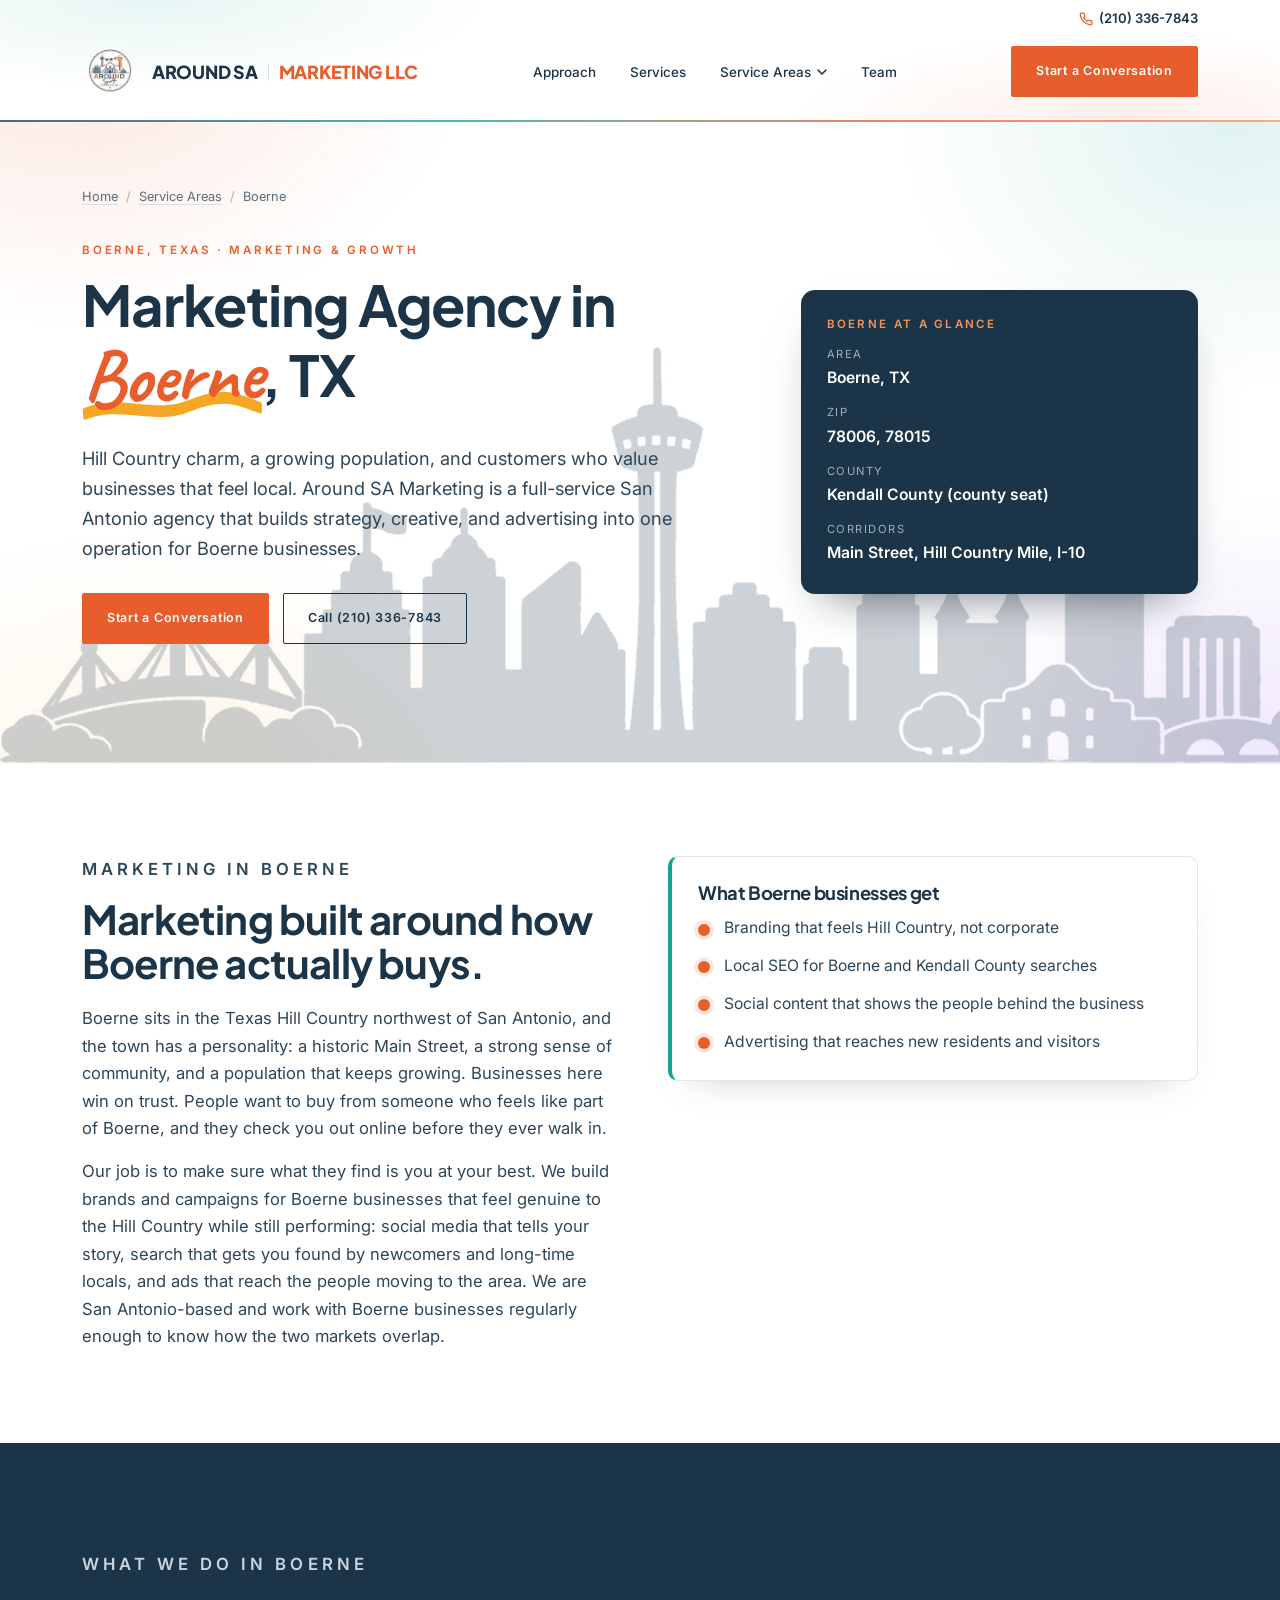
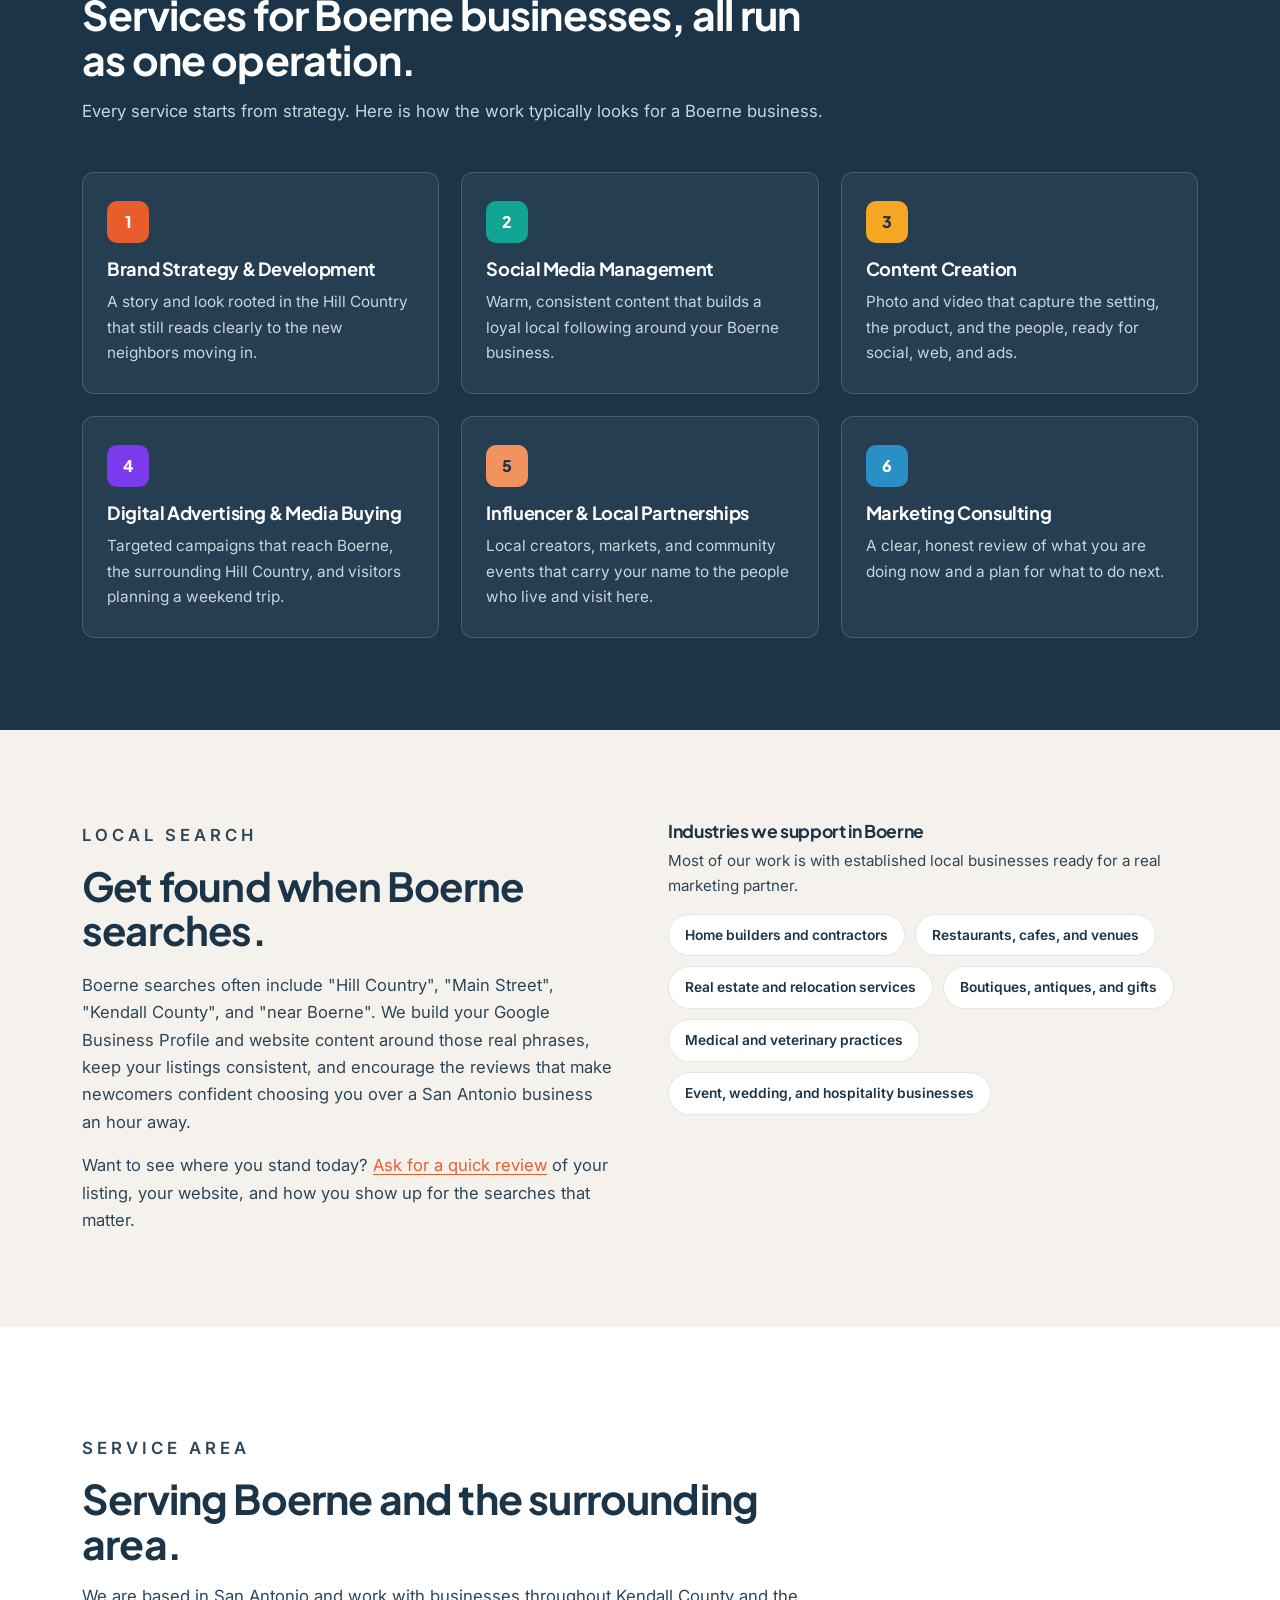
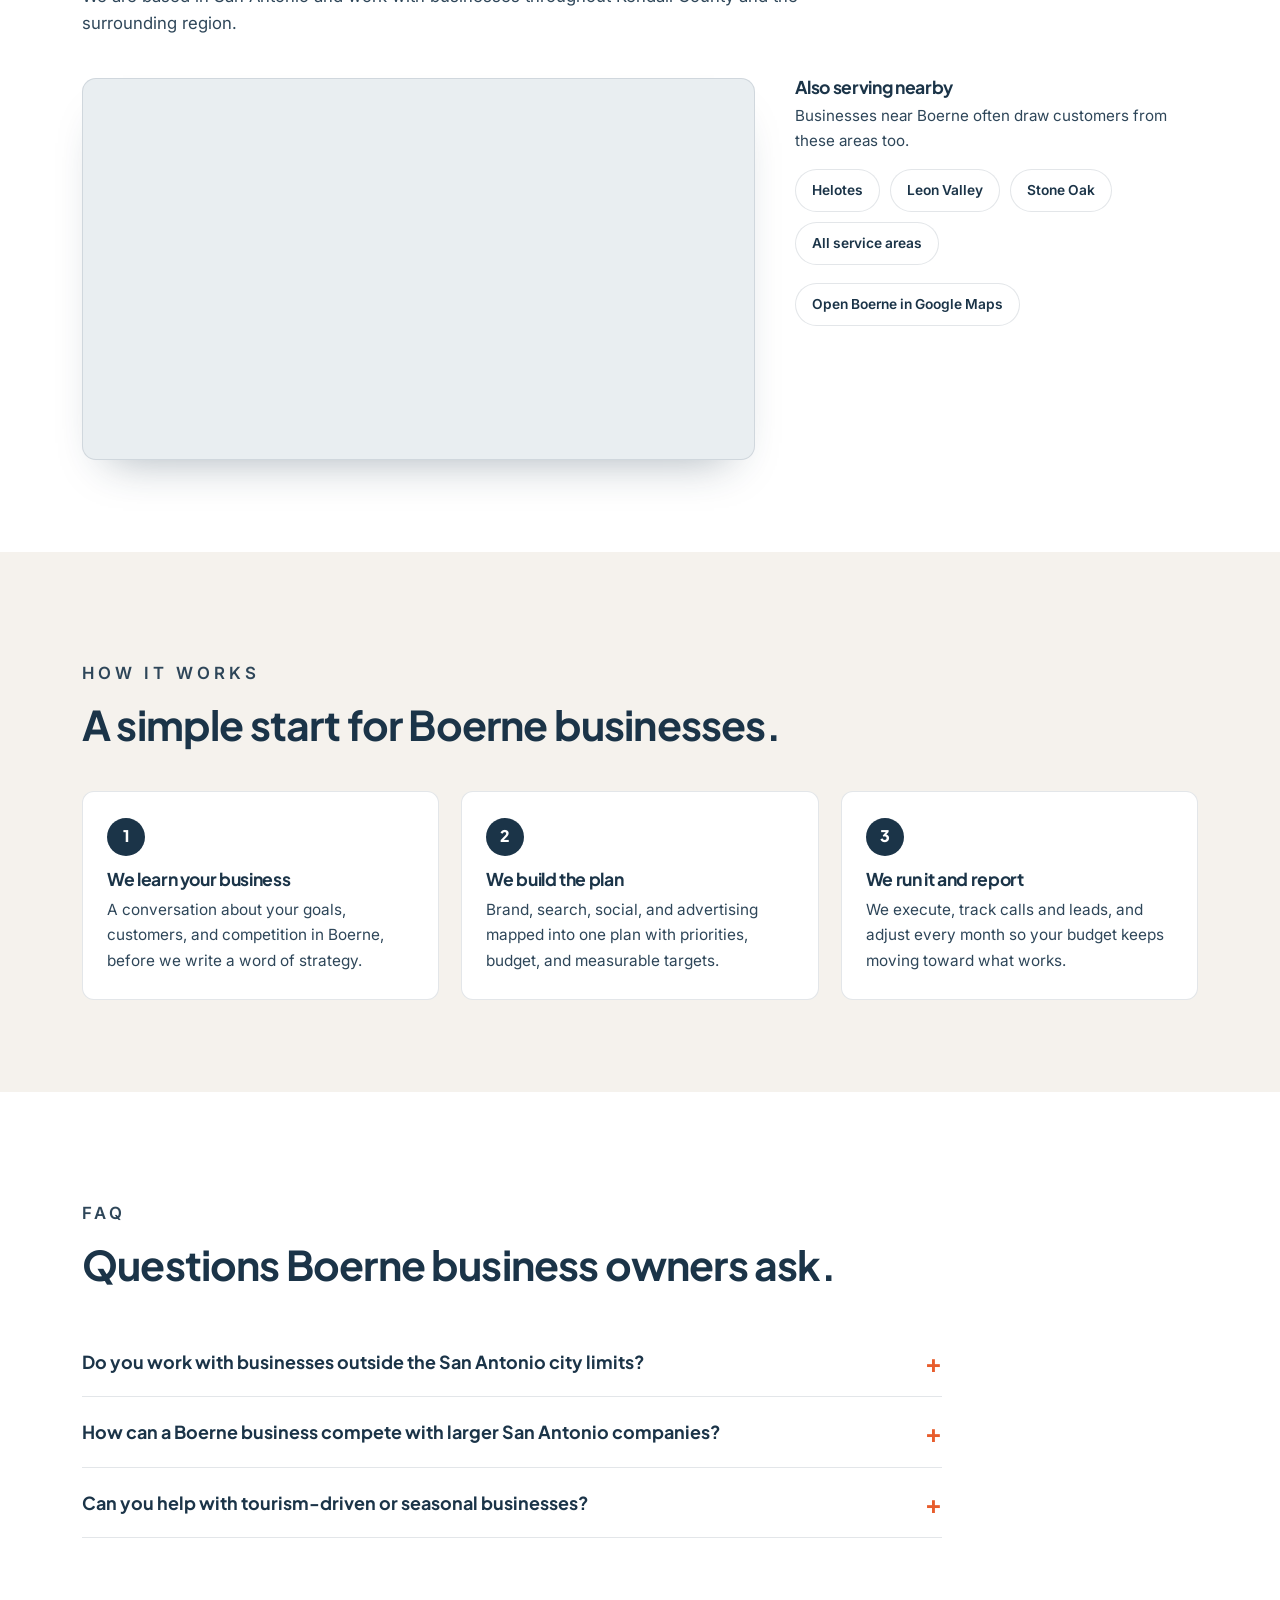
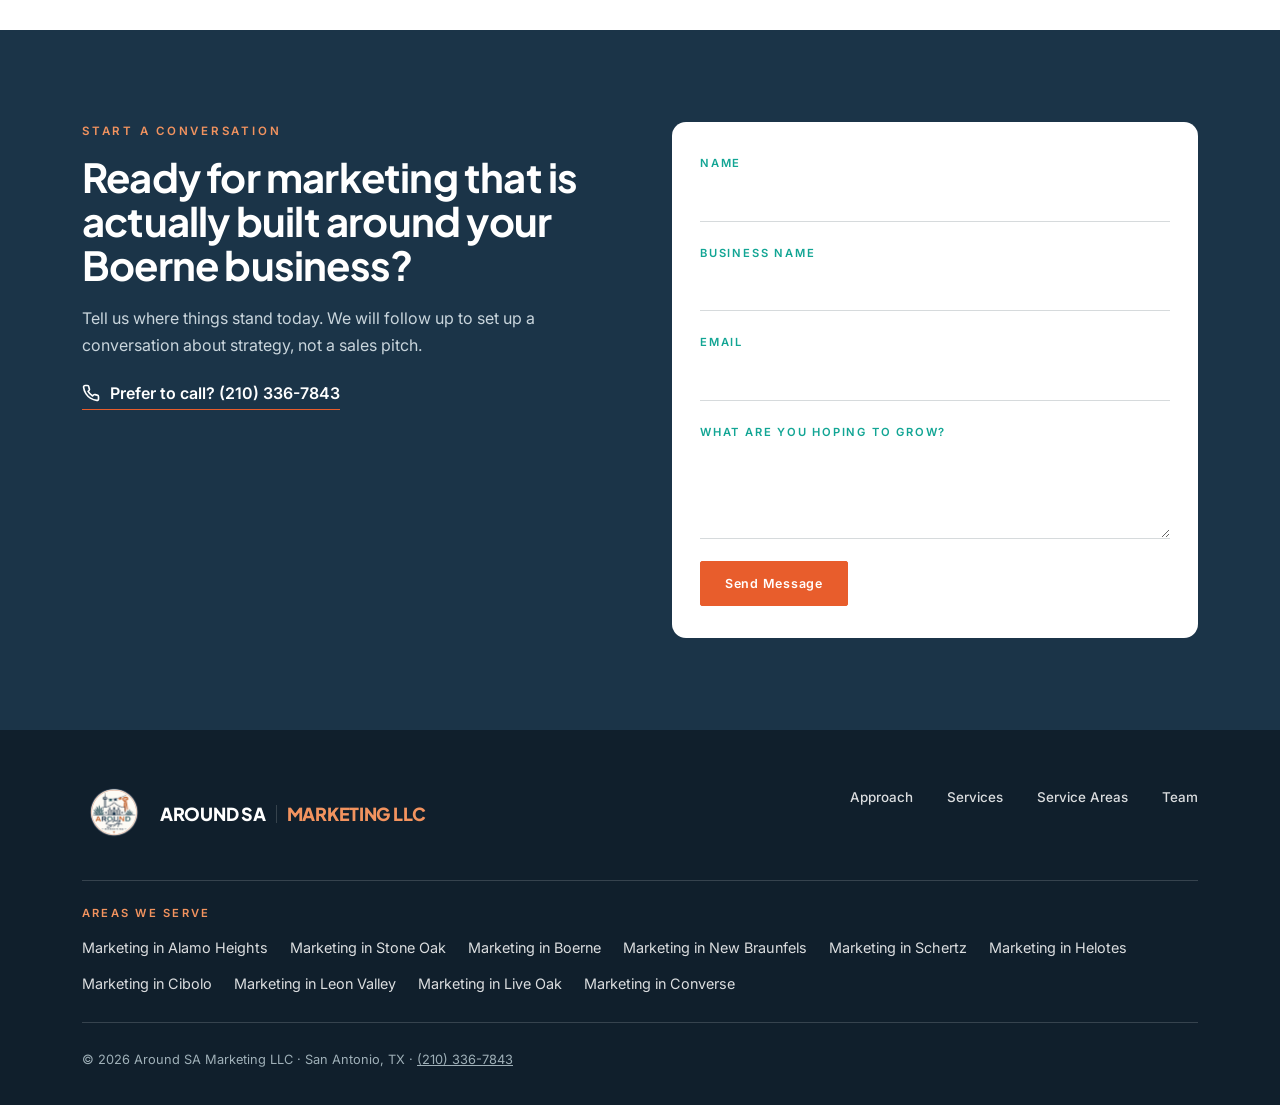
<file: areas/boerne/index.html>
<!DOCTYPE html>
<html lang="en">
<head>
<meta charset="UTF-8">
<meta name="viewport" content="width=device-width, initial-scale=1.0">
<meta name="color-scheme" content="light only">
<meta name="robots" content="index, follow, max-image-preview:large">
<title>Marketing Agency in Boerne, TX | Around SA Marketing</title>
<meta name="description" content="Marketing agency serving Boerne, TX. Brand strategy, social media, local SEO and advertising for Hill Country businesses on Main Street, the Hill Country Mile and along I-10.">
<link rel="canonical" href="https://www.aroundsamarketing.com/areas/boerne/">
<link rel="icon" type="image/png" href="/assets/favicon-180.png">
<link rel="apple-touch-icon" href="/assets/favicon-180.png">
<meta property="og:type" content="website">
<meta property="og:site_name" content="Around SA Marketing LLC">
<meta property="og:title" content="Marketing Agency in Boerne, TX | Around SA Marketing">
<meta property="og:description" content="Marketing agency serving Boerne, TX. Brand strategy, social media, local SEO and advertising for Hill Country businesses on Main Street, the Hill Country Mile and along I-10.">
<meta property="og:url" content="https://www.aroundsamarketing.com/areas/boerne/">
<meta property="og:locale" content="en_US">
<meta property="og:image" content="https://www.aroundsamarketing.com/og-image.jpg">
<meta name="twitter:card" content="summary_large_image">
<meta name="twitter:title" content="Marketing Agency in Boerne, TX | Around SA Marketing">
<meta name="twitter:description" content="Marketing agency serving Boerne, TX. Brand strategy, social media, local SEO and advertising for Hill Country businesses on Main Street, the Hill Country Mile and along I-10.">
<meta name="twitter:image" content="https://www.aroundsamarketing.com/og-image.jpg">
<link rel="preconnect" href="https://fonts.googleapis.com"><link rel="preconnect" href="https://fonts.gstatic.com" crossorigin><link href="https://fonts.googleapis.com/css2?family=Plus+Jakarta+Sans:wght@500;600;700;800&family=Caveat:wght@600;700&family=Instrument+Serif:ital@0;1&family=Inter:wght@300;400;500;600;700&display=swap" rel="stylesheet">
<link rel="stylesheet" href="/assets/area.css">
<script type="application/ld+json">{"@context": "https://schema.org", "@graph": [{"@type": "MarketingAgency", "@id": "https://www.aroundsamarketing.com/#agency", "name": "Around SA Marketing LLC", "url": "https://www.aroundsamarketing.com/", "telephone": "+12103367843", "image": "https://www.aroundsamarketing.com/og-image.jpg", "address": {"@type": "PostalAddress", "addressLocality": "San Antonio", "addressRegion": "TX", "addressCountry": "US"}}, {"@type": "WebPage", "@id": "https://www.aroundsamarketing.com/areas/boerne/#page", "url": "https://www.aroundsamarketing.com/areas/boerne/", "name": "Marketing Agency in Boerne, TX | Around SA Marketing", "description": "Marketing agency serving Boerne, TX. Brand strategy, social media, local SEO and advertising for Hill Country businesses on Main Street, the Hill Country Mile and along I-10.", "about": {"@id": "https://www.aroundsamarketing.com/areas/boerne/#service"}}, {"@type": "Service", "@id": "https://www.aroundsamarketing.com/areas/boerne/#service", "name": "Marketing services in Boerne, TX", "serviceType": "Marketing agency services", "provider": {"@id": "https://www.aroundsamarketing.com/#agency"}, "areaServed": {"@type": "City", "name": "Boerne", "containedInPlace": {"@type": "State", "name": "Texas"}, "geo": {"@type": "GeoCoordinates", "latitude": 29.7947, "longitude": -98.732}}, "description": "Marketing agency serving Boerne, TX. Brand strategy, social media, local SEO and advertising for Hill Country businesses on Main Street, the Hill Country Mile and along I-10.", "hasOfferCatalog": {"@type": "OfferCatalog", "name": "Marketing services", "itemListElement": [{"@type": "Offer", "itemOffered": {"@type": "Service", "name": "Brand Strategy & Development"}}, {"@type": "Offer", "itemOffered": {"@type": "Service", "name": "Social Media Management"}}, {"@type": "Offer", "itemOffered": {"@type": "Service", "name": "Content Creation"}}, {"@type": "Offer", "itemOffered": {"@type": "Service", "name": "Digital Advertising & Media Buying"}}, {"@type": "Offer", "itemOffered": {"@type": "Service", "name": "Influencer & Local Partnerships"}}, {"@type": "Offer", "itemOffered": {"@type": "Service", "name": "Marketing Consulting"}}]}}, {"@type": "BreadcrumbList", "itemListElement": [{"@type": "ListItem", "position": 1, "name": "Home", "item": "https://www.aroundsamarketing.com/"}, {"@type": "ListItem", "position": 2, "name": "Service Areas", "item": "https://www.aroundsamarketing.com/areas/"}, {"@type": "ListItem", "position": 3, "name": "Boerne", "item": "https://www.aroundsamarketing.com/areas/boerne/"}]}, {"@type": "FAQPage", "mainEntity": [{"@type": "Question", "name": "Do you work with businesses outside the San Antonio city limits?", "acceptedAnswer": {"@type": "Answer", "text": "Yes. Boerne is within our regular service area, and we also support brands across the Hill Country and the rest of Texas."}}, {"@type": "Question", "name": "How can a Boerne business compete with larger San Antonio companies?", "acceptedAnswer": {"@type": "Answer", "text": "By leaning into what they cannot copy: local presence, reputation, and a brand that feels like part of the community. We make that visible online and in search."}}, {"@type": "Question", "name": "Can you help with tourism-driven or seasonal businesses?", "acceptedAnswer": {"@type": "Answer", "text": "Yes. We plan campaigns around your busy seasons, events, and weekends so your marketing spend lines up with demand."}}]}]}</script>
</head>
<body>
<a class="skip" href="#main">Skip to content</a>
<header>
  <div class="header-top"><a class="header-phone" href="tel:+12103367843"><svg viewBox="0 0 24 24" fill="none" stroke="currentColor" stroke-width="2.2" stroke-linecap="round" stroke-linejoin="round" aria-hidden="true"><path d="M22 16.92v3a2 2 0 0 1-2.18 2 19.79 19.79 0 0 1-8.63-3.07 19.5 19.5 0 0 1-6-6 19.79 19.79 0 0 1-3.07-8.67A2 2 0 0 1 4.11 2h3a2 2 0 0 1 2 1.72c.13.96.36 1.9.7 2.81a2 2 0 0 1-.45 2.11L8.09 9.91a16 16 0 0 0 6 6l1.27-1.27a2 2 0 0 1 2.11-.45c.91.34 1.85.57 2.81.7A2 2 0 0 1 22 16.92z"/></svg>(210) 336-7843</a></div>
  <div class="navrow">
    <a class="logo" href="/"><img src="/assets/logo.png" alt="Around SA Marketing LLC" width="56" height="56"><span class="logo-word">AROUND SA<span>MARKETING LLC</span></span></a>
    <nav class="links" aria-label="Primary">
      <a href="/#approach">Approach</a>
      <a href="/#services">Services</a>
      <div class="dropdown"><a class="dd-trigger" href="/areas/" aria-haspopup="true">Service Areas<svg width="10" height="10" viewBox="0 0 10 10" aria-hidden="true"><path d="M1 3l4 4 4-4" fill="none" stroke="currentColor" stroke-width="1.6" stroke-linecap="round" stroke-linejoin="round"/></svg></a><div class="dd-menu"><div class="dd-box"><a class="dd-all" href="/areas/">All service areas</a><a href="/areas/alamo-heights/">Alamo Heights</a><a href="/areas/stone-oak/">Stone Oak</a><a href="/areas/boerne/">Boerne</a><a href="/areas/new-braunfels/">New Braunfels</a><a href="/areas/schertz/">Schertz</a><a href="/areas/helotes/">Helotes</a><a href="/areas/cibolo/">Cibolo</a><a href="/areas/leon-valley/">Leon Valley</a><a href="/areas/live-oak/">Live Oak</a><a href="/areas/converse/">Converse</a></div></div></div>
      <a href="/#team">Team</a>
    </nav>
    <a class="btn solid" href="#contact">Start a Conversation</a>
    <button class="menuToggle" id="menuToggle" aria-label="Open menu" aria-expanded="false" aria-controls="mobilePanel"><span></span><span></span><span></span></button>
  </div>
  <nav class="mobile-panel" id="mobilePanel" aria-label="Mobile">
    <a href="/#approach">Approach</a>
    <a href="/#services">Services</a>
    <details class="mob-areas"><summary>Service Areas</summary><a href="/areas/">All service areas</a><a href="/areas/alamo-heights/">Alamo Heights</a><a href="/areas/stone-oak/">Stone Oak</a><a href="/areas/boerne/">Boerne</a><a href="/areas/new-braunfels/">New Braunfels</a><a href="/areas/schertz/">Schertz</a><a href="/areas/helotes/">Helotes</a><a href="/areas/cibolo/">Cibolo</a><a href="/areas/leon-valley/">Leon Valley</a><a href="/areas/live-oak/">Live Oak</a><a href="/areas/converse/">Converse</a></details>
    <a href="/#team">Team</a>
    <a class="btn solid" href="#contact">Start a Conversation</a>
  </nav>
</header>
<main id="main">
<section class="hero">
  <img class="hero-sky" src="/assets/skyline.png" alt="" aria-hidden="true" width="2700" height="834">
  <div class="wrap">
    <nav class="crumbs" aria-label="Breadcrumb"><ol><li><a href="/">Home</a></li><li><a href="/areas/">Service Areas</a></li><li aria-current="page">Boerne</li></ol></nav>
    <div class="hero-grid">
      <div>
        <p class="eyebrow">Boerne, Texas &middot; Marketing &amp; Growth</p>
        <h1>Marketing Agency in <em>Boerne</em>, TX</h1>
        <p class="lead">Hill Country charm, a growing population, and customers who value businesses that feel local. Around SA Marketing is a full-service San Antonio agency that builds strategy, creative, and advertising into one operation for Boerne businesses.</p>
        <div class="hero-actions">
          <a class="btn solid" href="#contact">Start a Conversation</a>
          <a class="btn" href="tel:+12103367843">Call (210) 336-7843</a>
        </div>
      </div>
      <aside class="facts" aria-label="Boerne at a glance"><h2>Boerne at a glance</h2><dl><div><dt>Area</dt><dd>Boerne, TX</dd></div><div><dt>ZIP</dt><dd>78006, 78015</dd></div><div><dt>County</dt><dd>Kendall County (county seat)</dd></div><div><dt>Corridors</dt><dd>Main Street, Hill Country Mile, I-10</dd></div></dl></aside>
    </div>
  </div>
</section>
<section>
  <div class="wrap two">
    <div class="prose">
      <p class="eyebrow">Marketing In Boerne</p>
      <h2>Marketing built around how Boerne actually buys.</h2>
      <p>Boerne sits in the Texas Hill Country northwest of San Antonio, and the town has a personality: a historic Main Street, a strong sense of community, and a population that keeps growing. Businesses here win on trust. People want to buy from someone who feels like part of Boerne, and they check you out online before they ever walk in.</p><p>Our job is to make sure what they find is you at your best. We build brands and campaigns for Boerne businesses that feel genuine to the Hill Country while still performing: social media that tells your story, search that gets you found by newcomers and long-time locals, and ads that reach the people moving to the area. We are San Antonio-based and work with Boerne businesses regularly enough to know how the two markets overlap.</p>
    </div>
    <div class="callout">
      <h3>What Boerne businesses get</h3>
      <ul><li>Branding that feels Hill Country, not corporate</li><li>Local SEO for Boerne and Kendall County searches</li><li>Social content that shows the people behind the business</li><li>Advertising that reaches new residents and visitors</li></ul>
    </div>
  </div>
</section>
<section class="on-dark">
  <div class="wrap">
    <div class="section-head">
      <p class="eyebrow">What We Do In Boerne</p>
      <h2>Services for Boerne businesses, all run as one operation.</h2>
      <p>Every service starts from strategy. Here is how the work typically looks for a Boerne business.</p>
    </div>
    <div class="cards"><article class="card"><div class="chip" aria-hidden="true">1</div><h3>Brand Strategy &amp; Development</h3><p>A story and look rooted in the Hill Country that still reads clearly to the new neighbors moving in.</p></article><article class="card"><div class="chip" aria-hidden="true">2</div><h3>Social Media Management</h3><p>Warm, consistent content that builds a loyal local following around your Boerne business.</p></article><article class="card"><div class="chip" aria-hidden="true">3</div><h3>Content Creation</h3><p>Photo and video that capture the setting, the product, and the people, ready for social, web, and ads.</p></article><article class="card"><div class="chip" aria-hidden="true">4</div><h3>Digital Advertising &amp; Media Buying</h3><p>Targeted campaigns that reach Boerne, the surrounding Hill Country, and visitors planning a weekend trip.</p></article><article class="card"><div class="chip" aria-hidden="true">5</div><h3>Influencer &amp; Local Partnerships</h3><p>Local creators, markets, and community events that carry your name to the people who live and visit here.</p></article><article class="card"><div class="chip" aria-hidden="true">6</div><h3>Marketing Consulting</h3><p>A clear, honest review of what you are doing now and a plan for what to do next.</p></article></div>
  </div>
</section>
<section class="alt">
  <div class="wrap two">
    <div class="prose">
      <p class="eyebrow">Local Search</p>
      <h2>Get found when Boerne searches.</h2>
      <p>Boerne searches often include &quot;Hill Country&quot;, &quot;Main Street&quot;, &quot;Kendall County&quot;, and &quot;near Boerne&quot;. We build your Google Business Profile and website content around those real phrases, keep your listings consistent, and encourage the reviews that make newcomers confident choosing you over a San Antonio business an hour away.</p>
      <p>Want to see where you stand today? <a href="#contact">Ask for a quick review</a> of your listing, your website, and how you show up for the searches that matter.</p>
    </div>
    <div class="near">
      <h3>Industries we support in Boerne</h3>
      <p>Most of our work is with established local businesses ready for a real marketing partner.</p>
      <ul><li><span style="display:inline-block;padding:9px 16px;border:1px solid var(--line-light);border-radius:999px;font-weight:600;font-size:.86rem;background:#fff;">Home builders and contractors</span></li><li><span style="display:inline-block;padding:9px 16px;border:1px solid var(--line-light);border-radius:999px;font-weight:600;font-size:.86rem;background:#fff;">Restaurants, cafes, and venues</span></li><li><span style="display:inline-block;padding:9px 16px;border:1px solid var(--line-light);border-radius:999px;font-weight:600;font-size:.86rem;background:#fff;">Real estate and relocation services</span></li><li><span style="display:inline-block;padding:9px 16px;border:1px solid var(--line-light);border-radius:999px;font-weight:600;font-size:.86rem;background:#fff;">Boutiques, antiques, and gifts</span></li><li><span style="display:inline-block;padding:9px 16px;border:1px solid var(--line-light);border-radius:999px;font-weight:600;font-size:.86rem;background:#fff;">Medical and veterinary practices</span></li><li><span style="display:inline-block;padding:9px 16px;border:1px solid var(--line-light);border-radius:999px;font-weight:600;font-size:.86rem;background:#fff;">Event, wedding, and hospitality businesses</span></li></ul>
    </div>
  </div>
</section>
<section>
  <div class="wrap">
    <div class="section-head">
      <p class="eyebrow">Service Area</p>
      <h2>Serving Boerne and the surrounding area.</h2>
      <p>We are based in San Antonio and work with businesses throughout Kendall County and the surrounding region.</p>
    </div>
    <div class="map-grid">
      <div class="map-frame"><iframe title="Map of Boerne, Texas" loading="lazy" referrerpolicy="no-referrer-when-downgrade" src="https://www.google.com/maps?q=Boerne%2C+TX&amp;z=12&amp;output=embed"></iframe></div>
      <div class="near">
        <h3>Also serving nearby</h3>
        <p>Businesses near Boerne often draw customers from these areas too.</p>
        <ul><li><a href="/areas/helotes/">Helotes</a></li><li><a href="/areas/leon-valley/">Leon Valley</a></li><li><a href="/areas/stone-oak/">Stone Oak</a></li><li><a href="/areas/">All service areas</a></li></ul>
        <a class="maplink" href="https://www.google.com/maps/search/?api=1&amp;query=Boerne%2C+TX" target="_blank" rel="noopener">Open Boerne in Google Maps</a>
      </div>
    </div>
  </div>
</section>
<section class="alt">
  <div class="wrap">
    <div class="section-head">
      <p class="eyebrow">How It Works</p>
      <h2>A simple start for Boerne businesses.</h2>
    </div>
    <div class="steps">
      <div class="step"><h3>We learn your business</h3><p>A conversation about your goals, customers, and competition in Boerne, before we write a word of strategy.</p></div>
      <div class="step"><h3>We build the plan</h3><p>Brand, search, social, and advertising mapped into one plan with priorities, budget, and measurable targets.</p></div>
      <div class="step"><h3>We run it and report</h3><p>We execute, track calls and leads, and adjust every month so your budget keeps moving toward what works.</p></div>
    </div>
  </div>
</section>
<section>
  <div class="wrap">
    <div class="section-head">
      <p class="eyebrow">FAQ</p>
      <h2>Questions Boerne business owners ask.</h2>
    </div>
    <div class="faq"><details><summary>Do you work with businesses outside the San Antonio city limits?</summary><p>Yes. Boerne is within our regular service area, and we also support brands across the Hill Country and the rest of Texas.</p></details><details><summary>How can a Boerne business compete with larger San Antonio companies?</summary><p>By leaning into what they cannot copy: local presence, reputation, and a brand that feels like part of the community. We make that visible online and in search.</p></details><details><summary>Can you help with tourism-driven or seasonal businesses?</summary><p>Yes. We plan campaigns around your busy seasons, events, and weekends so your marketing spend lines up with demand.</p></details></div>
  </div>
</section>
<section class="on-dark" id="contact">
  <div class="wrap cta-grid">
    <div>
      <p class="eyebrow">Start A Conversation</p>
      <h2>Ready for marketing that is actually built around your Boerne business?</h2>
      <p>Tell us where things stand today. We will follow up to set up a conversation about strategy, not a sales pitch.</p>
      <a class="phone-link" href="tel:+12103367843"><svg width="18" height="18" viewBox="0 0 24 24" fill="none" stroke="currentColor" stroke-width="2.2" stroke-linecap="round" stroke-linejoin="round" aria-hidden="true"><path d="M22 16.92v3a2 2 0 0 1-2.18 2 19.79 19.79 0 0 1-8.63-3.07 19.5 19.5 0 0 1-6-6 19.79 19.79 0 0 1-3.07-8.67A2 2 0 0 1 4.11 2h3a2 2 0 0 1 2 1.72c.13.96.36 1.9.7 2.81a2 2 0 0 1-.45 2.11L8.09 9.91a16 16 0 0 0 6 6l1.27-1.27a2 2 0 0 1 2.11-.45c.91.34 1.85.57 2.81.7A2 2 0 0 1 22 16.92z"/></svg>Prefer to call? (210) 336-7843</a>
    </div>
    <form id="areaForm" name="contact" method="POST" action="/" data-netlify="true" netlify-honeypot="bot-field">
      <input type="hidden" name="form-name" value="contact">
      <input type="hidden" name="source_page" value="">
      <div style="position:absolute;left:-5000px;" aria-hidden="true"><label>Leave this empty: <input name="bot-field" tabindex="-1" autocomplete="off"></label></div>
      <div class="field"><label for="name">Name</label><input id="name" name="name" type="text" required autocomplete="name"></div>
      <div class="field"><label for="business">Business Name</label><input id="business" name="business" type="text" required autocomplete="organization"></div>
      <div class="field"><label for="email">Email</label><input id="email" name="email" type="email" required autocomplete="email"></div>
      <div class="field"><label for="goal">What Are You Hoping To Grow?</label><textarea id="goal" name="goal"></textarea></div>
      <button class="btn solid" type="submit">Send Message</button>
      <p class="form-note" id="formNote" role="status" aria-live="polite"></p>
    </form>
  </div>
</section>
</main>
<footer>
  <div class="wrap">
    <div class="footer-top">
      <a class="logo" href="/"><img src="/assets/logo.png" alt="Around SA Marketing LLC" width="64" height="64" loading="lazy"><span class="logo-word">AROUND SA<span>MARKETING LLC</span></span></a>
      <nav class="links" aria-label="Footer">
        <a href="/#approach">Approach</a>
        <a href="/#services">Services</a>
        <a href="/areas/">Service Areas</a>
        <a href="/#team">Team</a>
      </nav>
    </div>
    <div class="foot-areas">
      <h2>Areas We Serve</h2>
      <ul><li><a href="/areas/alamo-heights/">Marketing in Alamo Heights</a></li><li><a href="/areas/stone-oak/">Marketing in Stone Oak</a></li><li><a href="/areas/boerne/">Marketing in Boerne</a></li><li><a href="/areas/new-braunfels/">Marketing in New Braunfels</a></li><li><a href="/areas/schertz/">Marketing in Schertz</a></li><li><a href="/areas/helotes/">Marketing in Helotes</a></li><li><a href="/areas/cibolo/">Marketing in Cibolo</a></li><li><a href="/areas/leon-valley/">Marketing in Leon Valley</a></li><li><a href="/areas/live-oak/">Marketing in Live Oak</a></li><li><a href="/areas/converse/">Marketing in Converse</a></li></ul>
    </div>
    <div class="foot-bottom">
      <span>&copy; 2026 Around SA Marketing LLC &middot; San Antonio, TX &middot; <a href="tel:+12103367843" class="foot-phone">(210) 336-7843</a></span>
    </div>
  </div>
</footer>
<script src="/assets/site.js" defer></script>
</body>
</html>
</file>
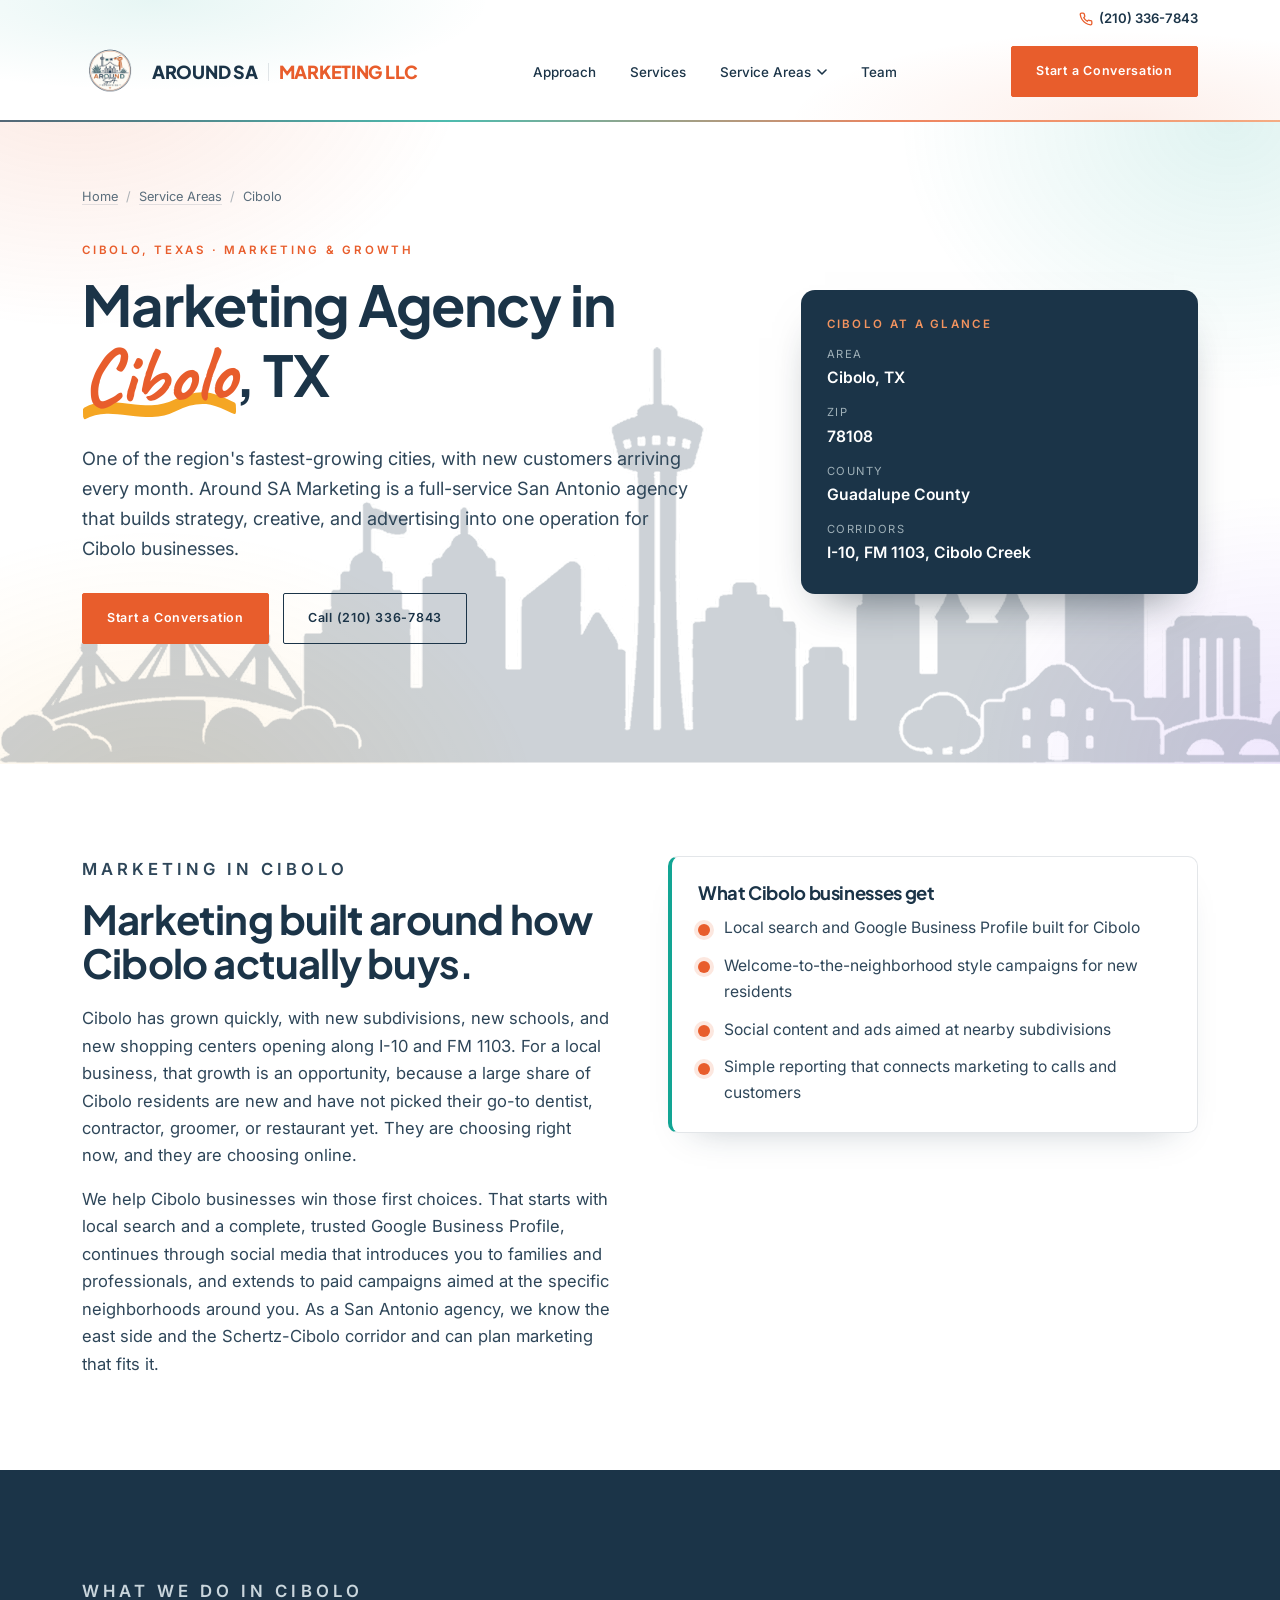
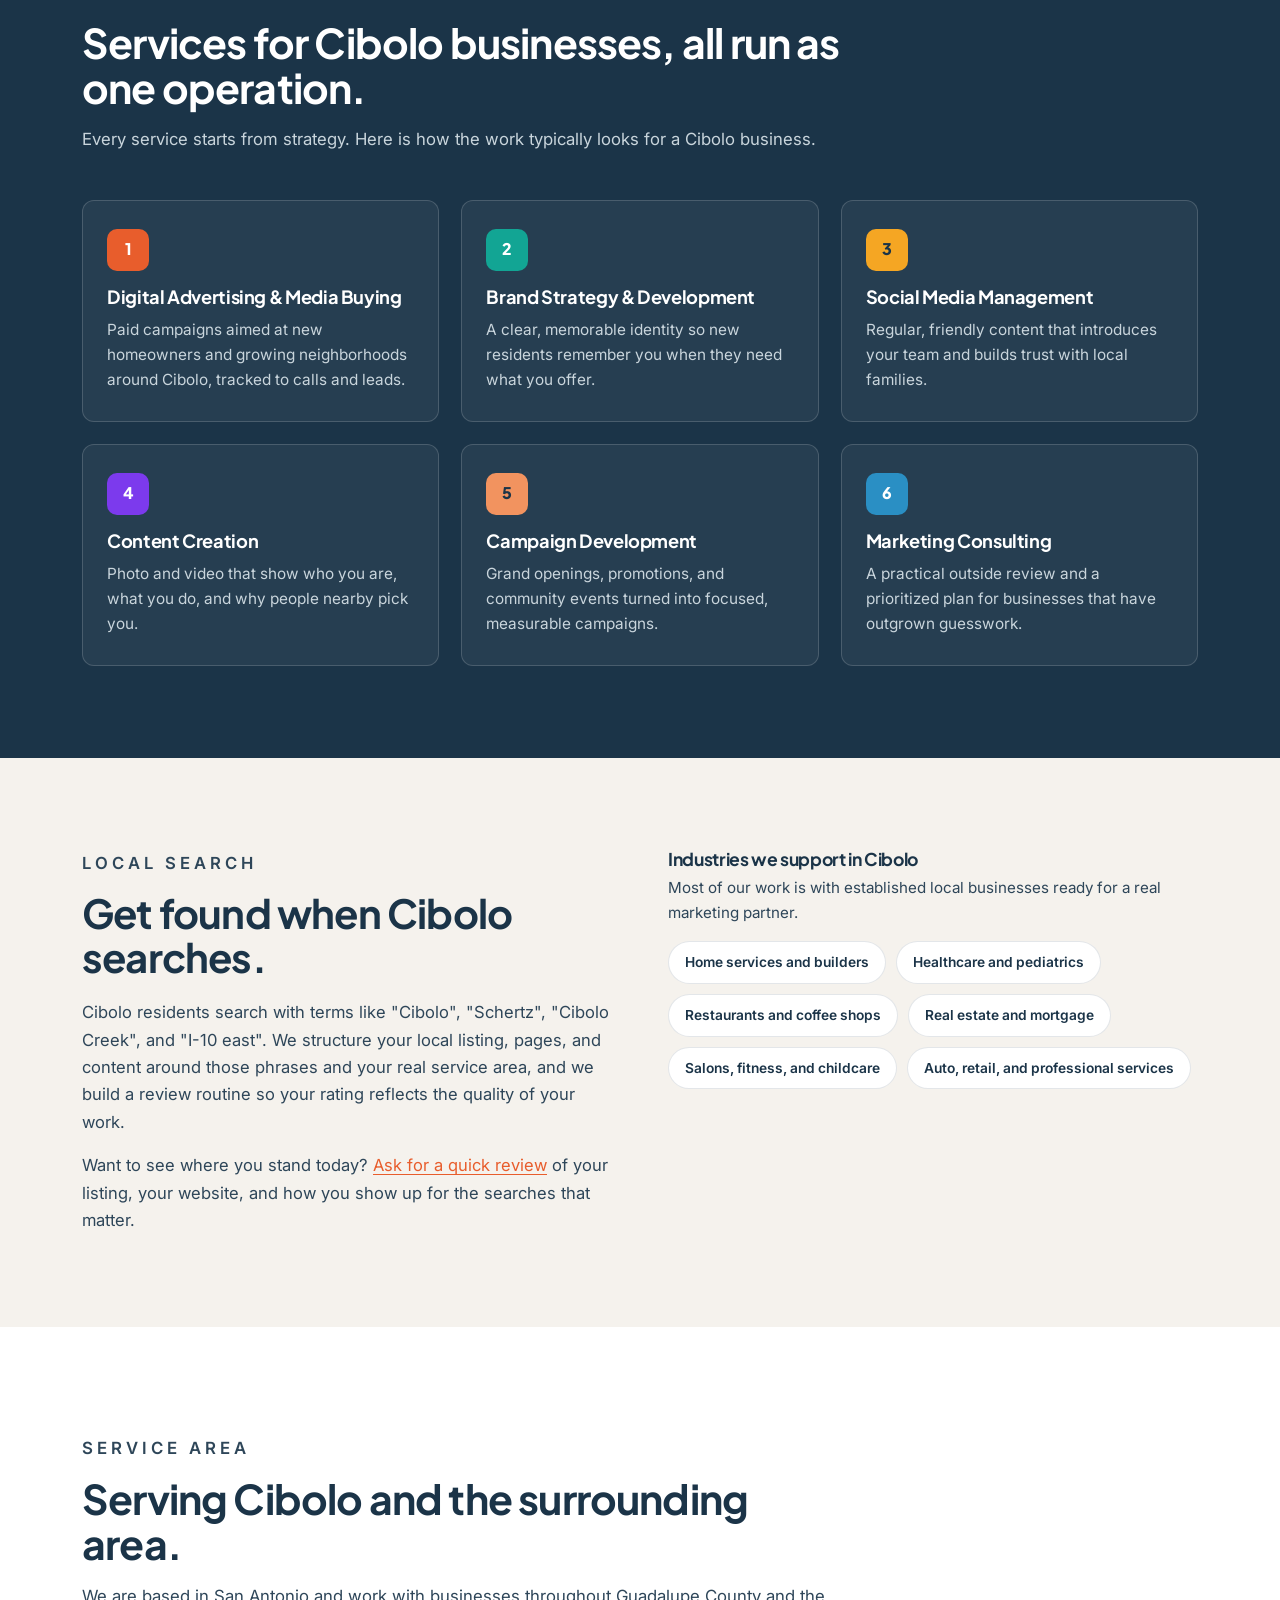
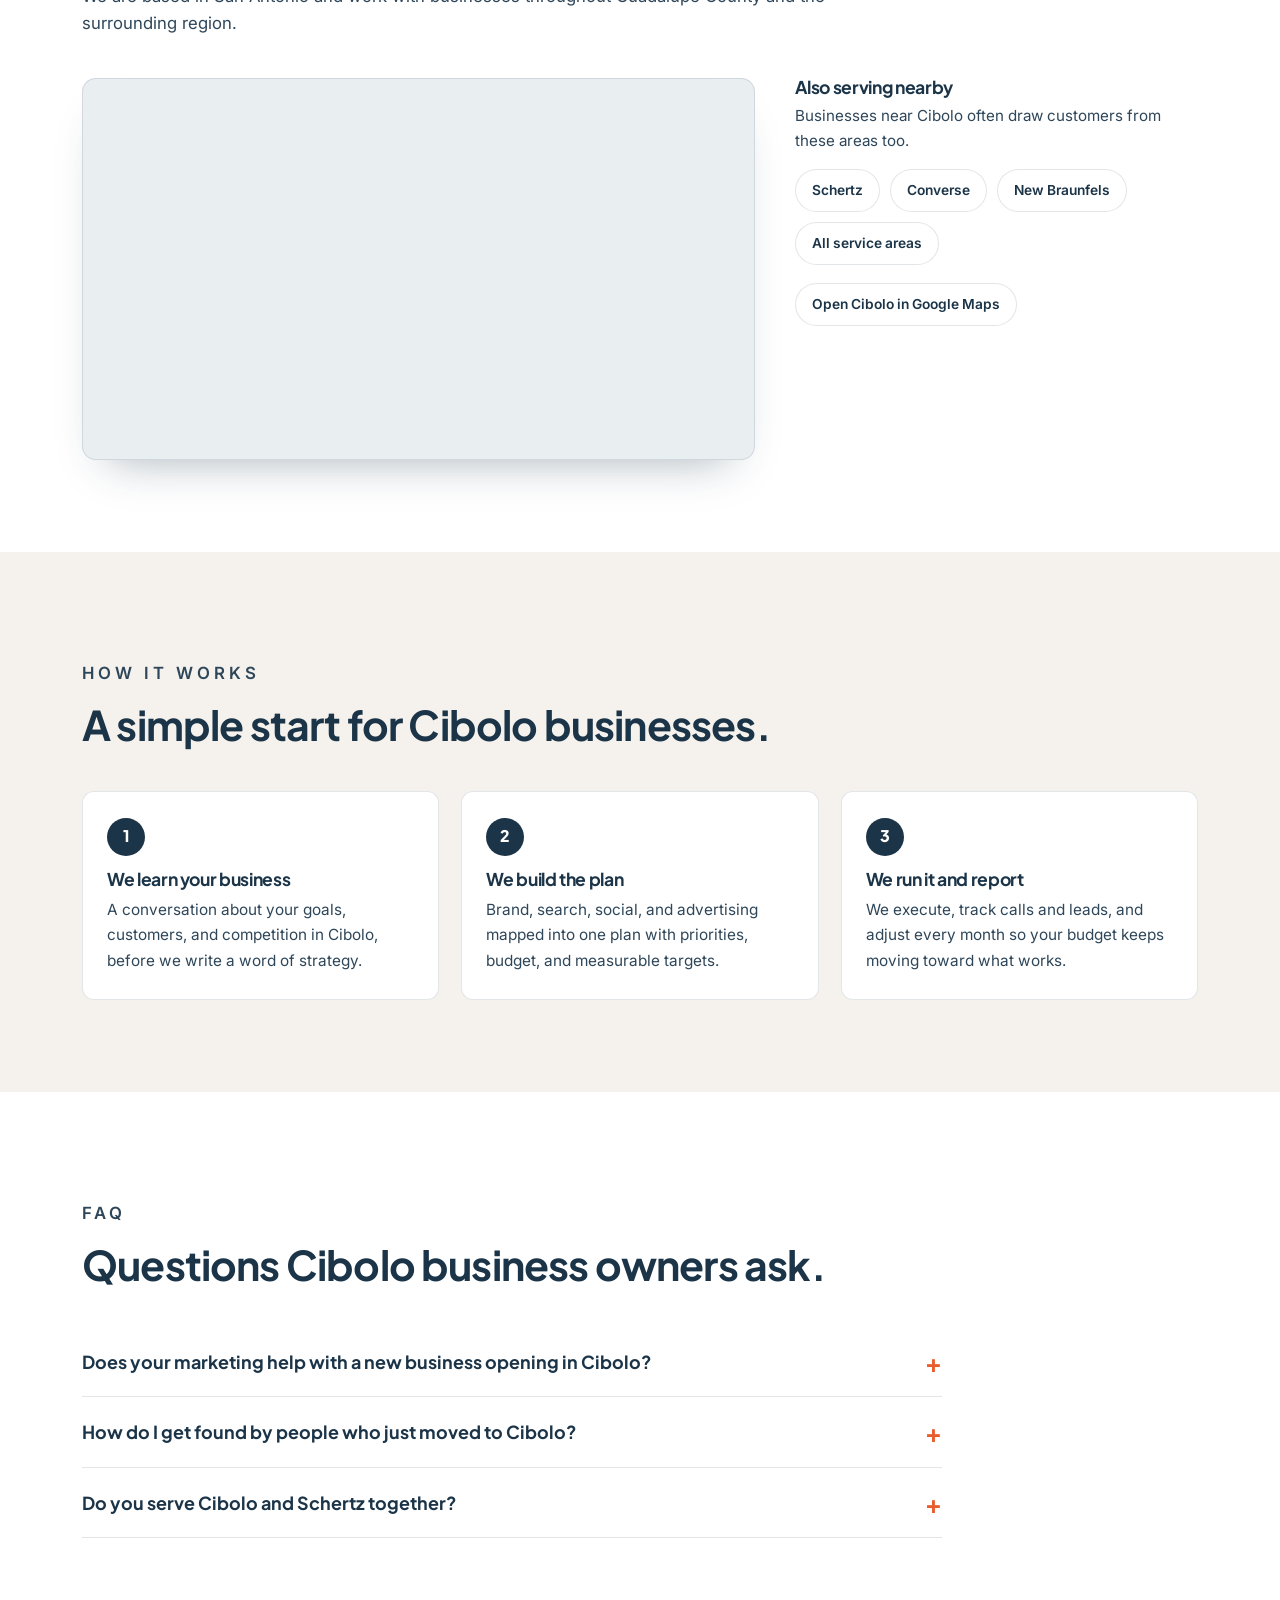
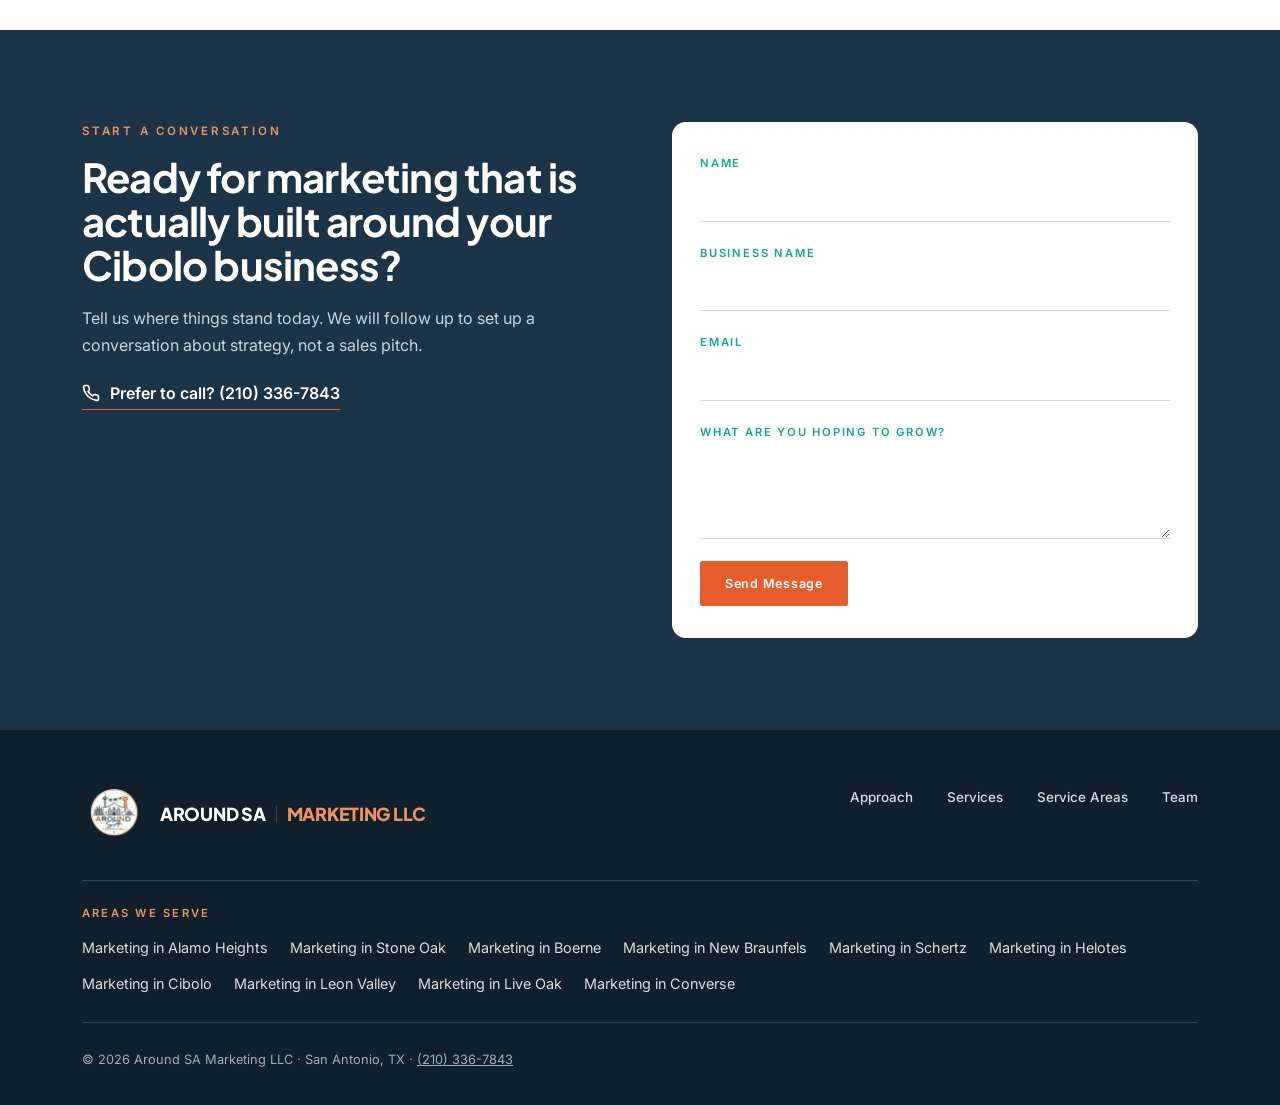
<file: areas/cibolo/index.html>
<!DOCTYPE html>
<html lang="en">
<head>
<meta charset="UTF-8">
<meta name="viewport" content="width=device-width, initial-scale=1.0">
<meta name="color-scheme" content="light only">
<meta name="robots" content="index, follow, max-image-preview:large">
<title>Marketing Agency in Cibolo, TX | Around SA Marketing</title>
<meta name="description" content="Marketing agency serving Cibolo, TX. Local SEO, social media, paid advertising and brand strategy for businesses along I-10, FM 1103 and the Cibolo Creek corridor.">
<link rel="canonical" href="https://www.aroundsamarketing.com/areas/cibolo/">
<link rel="icon" type="image/png" href="/assets/favicon-180.png">
<link rel="apple-touch-icon" href="/assets/favicon-180.png">
<meta property="og:type" content="website">
<meta property="og:site_name" content="Around SA Marketing LLC">
<meta property="og:title" content="Marketing Agency in Cibolo, TX | Around SA Marketing">
<meta property="og:description" content="Marketing agency serving Cibolo, TX. Local SEO, social media, paid advertising and brand strategy for businesses along I-10, FM 1103 and the Cibolo Creek corridor.">
<meta property="og:url" content="https://www.aroundsamarketing.com/areas/cibolo/">
<meta property="og:locale" content="en_US">
<meta property="og:image" content="https://www.aroundsamarketing.com/og-image.jpg">
<meta name="twitter:card" content="summary_large_image">
<meta name="twitter:title" content="Marketing Agency in Cibolo, TX | Around SA Marketing">
<meta name="twitter:description" content="Marketing agency serving Cibolo, TX. Local SEO, social media, paid advertising and brand strategy for businesses along I-10, FM 1103 and the Cibolo Creek corridor.">
<meta name="twitter:image" content="https://www.aroundsamarketing.com/og-image.jpg">
<link rel="preconnect" href="https://fonts.googleapis.com"><link rel="preconnect" href="https://fonts.gstatic.com" crossorigin><link href="https://fonts.googleapis.com/css2?family=Plus+Jakarta+Sans:wght@500;600;700;800&family=Caveat:wght@600;700&family=Instrument+Serif:ital@0;1&family=Inter:wght@300;400;500;600;700&display=swap" rel="stylesheet">
<link rel="stylesheet" href="/assets/area.css">
<script type="application/ld+json">{"@context": "https://schema.org", "@graph": [{"@type": "MarketingAgency", "@id": "https://www.aroundsamarketing.com/#agency", "name": "Around SA Marketing LLC", "url": "https://www.aroundsamarketing.com/", "telephone": "+12103367843", "image": "https://www.aroundsamarketing.com/og-image.jpg", "address": {"@type": "PostalAddress", "addressLocality": "San Antonio", "addressRegion": "TX", "addressCountry": "US"}}, {"@type": "WebPage", "@id": "https://www.aroundsamarketing.com/areas/cibolo/#page", "url": "https://www.aroundsamarketing.com/areas/cibolo/", "name": "Marketing Agency in Cibolo, TX | Around SA Marketing", "description": "Marketing agency serving Cibolo, TX. Local SEO, social media, paid advertising and brand strategy for businesses along I-10, FM 1103 and the Cibolo Creek corridor.", "about": {"@id": "https://www.aroundsamarketing.com/areas/cibolo/#service"}}, {"@type": "Service", "@id": "https://www.aroundsamarketing.com/areas/cibolo/#service", "name": "Marketing services in Cibolo, TX", "serviceType": "Marketing agency services", "provider": {"@id": "https://www.aroundsamarketing.com/#agency"}, "areaServed": {"@type": "City", "name": "Cibolo", "containedInPlace": {"@type": "State", "name": "Texas"}, "geo": {"@type": "GeoCoordinates", "latitude": 29.5611, "longitude": -98.2264}}, "description": "Marketing agency serving Cibolo, TX. Local SEO, social media, paid advertising and brand strategy for businesses along I-10, FM 1103 and the Cibolo Creek corridor.", "hasOfferCatalog": {"@type": "OfferCatalog", "name": "Marketing services", "itemListElement": [{"@type": "Offer", "itemOffered": {"@type": "Service", "name": "Digital Advertising & Media Buying"}}, {"@type": "Offer", "itemOffered": {"@type": "Service", "name": "Brand Strategy & Development"}}, {"@type": "Offer", "itemOffered": {"@type": "Service", "name": "Social Media Management"}}, {"@type": "Offer", "itemOffered": {"@type": "Service", "name": "Content Creation"}}, {"@type": "Offer", "itemOffered": {"@type": "Service", "name": "Campaign Development"}}, {"@type": "Offer", "itemOffered": {"@type": "Service", "name": "Marketing Consulting"}}]}}, {"@type": "BreadcrumbList", "itemListElement": [{"@type": "ListItem", "position": 1, "name": "Home", "item": "https://www.aroundsamarketing.com/"}, {"@type": "ListItem", "position": 2, "name": "Service Areas", "item": "https://www.aroundsamarketing.com/areas/"}, {"@type": "ListItem", "position": 3, "name": "Cibolo", "item": "https://www.aroundsamarketing.com/areas/cibolo/"}]}, {"@type": "FAQPage", "mainEntity": [{"@type": "Question", "name": "Does your marketing help with a new business opening in Cibolo?", "acceptedAnswer": {"@type": "Answer", "text": "Yes. We plan launch campaigns that combine local search setup, social media, and paid ads so people hear about you from day one."}}, {"@type": "Question", "name": "How do I get found by people who just moved to Cibolo?", "acceptedAnswer": {"@type": "Answer", "text": "With a complete Google Business Profile, local content, and targeted ads that reach new homeowners in nearby neighborhoods."}}, {"@type": "Question", "name": "Do you serve Cibolo and Schertz together?", "acceptedAnswer": {"@type": "Answer", "text": "Yes. The two cities share customers, roads, and schools, so we often plan one campaign across both."}}]}]}</script>
</head>
<body>
<a class="skip" href="#main">Skip to content</a>
<header>
  <div class="header-top"><a class="header-phone" href="tel:+12103367843"><svg viewBox="0 0 24 24" fill="none" stroke="currentColor" stroke-width="2.2" stroke-linecap="round" stroke-linejoin="round" aria-hidden="true"><path d="M22 16.92v3a2 2 0 0 1-2.18 2 19.79 19.79 0 0 1-8.63-3.07 19.5 19.5 0 0 1-6-6 19.79 19.79 0 0 1-3.07-8.67A2 2 0 0 1 4.11 2h3a2 2 0 0 1 2 1.72c.13.96.36 1.9.7 2.81a2 2 0 0 1-.45 2.11L8.09 9.91a16 16 0 0 0 6 6l1.27-1.27a2 2 0 0 1 2.11-.45c.91.34 1.85.57 2.81.7A2 2 0 0 1 22 16.92z"/></svg>(210) 336-7843</a></div>
  <div class="navrow">
    <a class="logo" href="/"><img src="/assets/logo.png" alt="Around SA Marketing LLC" width="56" height="56"><span class="logo-word">AROUND SA<span>MARKETING LLC</span></span></a>
    <nav class="links" aria-label="Primary">
      <a href="/#approach">Approach</a>
      <a href="/#services">Services</a>
      <div class="dropdown"><a class="dd-trigger" href="/areas/" aria-haspopup="true">Service Areas<svg width="10" height="10" viewBox="0 0 10 10" aria-hidden="true"><path d="M1 3l4 4 4-4" fill="none" stroke="currentColor" stroke-width="1.6" stroke-linecap="round" stroke-linejoin="round"/></svg></a><div class="dd-menu"><div class="dd-box"><a class="dd-all" href="/areas/">All service areas</a><a href="/areas/alamo-heights/">Alamo Heights</a><a href="/areas/stone-oak/">Stone Oak</a><a href="/areas/boerne/">Boerne</a><a href="/areas/new-braunfels/">New Braunfels</a><a href="/areas/schertz/">Schertz</a><a href="/areas/helotes/">Helotes</a><a href="/areas/cibolo/">Cibolo</a><a href="/areas/leon-valley/">Leon Valley</a><a href="/areas/live-oak/">Live Oak</a><a href="/areas/converse/">Converse</a></div></div></div>
      <a href="/#team">Team</a>
    </nav>
    <a class="btn solid" href="#contact">Start a Conversation</a>
    <button class="menuToggle" id="menuToggle" aria-label="Open menu" aria-expanded="false" aria-controls="mobilePanel"><span></span><span></span><span></span></button>
  </div>
  <nav class="mobile-panel" id="mobilePanel" aria-label="Mobile">
    <a href="/#approach">Approach</a>
    <a href="/#services">Services</a>
    <details class="mob-areas"><summary>Service Areas</summary><a href="/areas/">All service areas</a><a href="/areas/alamo-heights/">Alamo Heights</a><a href="/areas/stone-oak/">Stone Oak</a><a href="/areas/boerne/">Boerne</a><a href="/areas/new-braunfels/">New Braunfels</a><a href="/areas/schertz/">Schertz</a><a href="/areas/helotes/">Helotes</a><a href="/areas/cibolo/">Cibolo</a><a href="/areas/leon-valley/">Leon Valley</a><a href="/areas/live-oak/">Live Oak</a><a href="/areas/converse/">Converse</a></details>
    <a href="/#team">Team</a>
    <a class="btn solid" href="#contact">Start a Conversation</a>
  </nav>
</header>
<main id="main">
<section class="hero">
  <img class="hero-sky" src="/assets/skyline.png" alt="" aria-hidden="true" width="2700" height="834">
  <div class="wrap">
    <nav class="crumbs" aria-label="Breadcrumb"><ol><li><a href="/">Home</a></li><li><a href="/areas/">Service Areas</a></li><li aria-current="page">Cibolo</li></ol></nav>
    <div class="hero-grid">
      <div>
        <p class="eyebrow">Cibolo, Texas &middot; Marketing &amp; Growth</p>
        <h1>Marketing Agency in <em>Cibolo</em>, TX</h1>
        <p class="lead">One of the region&#x27;s fastest-growing cities, with new customers arriving every month. Around SA Marketing is a full-service San Antonio agency that builds strategy, creative, and advertising into one operation for Cibolo businesses.</p>
        <div class="hero-actions">
          <a class="btn solid" href="#contact">Start a Conversation</a>
          <a class="btn" href="tel:+12103367843">Call (210) 336-7843</a>
        </div>
      </div>
      <aside class="facts" aria-label="Cibolo at a glance"><h2>Cibolo at a glance</h2><dl><div><dt>Area</dt><dd>Cibolo, TX</dd></div><div><dt>ZIP</dt><dd>78108</dd></div><div><dt>County</dt><dd>Guadalupe County</dd></div><div><dt>Corridors</dt><dd>I-10, FM 1103, Cibolo Creek</dd></div></dl></aside>
    </div>
  </div>
</section>
<section>
  <div class="wrap two">
    <div class="prose">
      <p class="eyebrow">Marketing In Cibolo</p>
      <h2>Marketing built around how Cibolo actually buys.</h2>
      <p>Cibolo has grown quickly, with new subdivisions, new schools, and new shopping centers opening along I-10 and FM 1103. For a local business, that growth is an opportunity, because a large share of Cibolo residents are new and have not picked their go-to dentist, contractor, groomer, or restaurant yet. They are choosing right now, and they are choosing online.</p><p>We help Cibolo businesses win those first choices. That starts with local search and a complete, trusted Google Business Profile, continues through social media that introduces you to families and professionals, and extends to paid campaigns aimed at the specific neighborhoods around you. As a San Antonio agency, we know the east side and the Schertz-Cibolo corridor and can plan marketing that fits it.</p>
    </div>
    <div class="callout">
      <h3>What Cibolo businesses get</h3>
      <ul><li>Local search and Google Business Profile built for Cibolo</li><li>Welcome-to-the-neighborhood style campaigns for new residents</li><li>Social content and ads aimed at nearby subdivisions</li><li>Simple reporting that connects marketing to calls and customers</li></ul>
    </div>
  </div>
</section>
<section class="on-dark">
  <div class="wrap">
    <div class="section-head">
      <p class="eyebrow">What We Do In Cibolo</p>
      <h2>Services for Cibolo businesses, all run as one operation.</h2>
      <p>Every service starts from strategy. Here is how the work typically looks for a Cibolo business.</p>
    </div>
    <div class="cards"><article class="card"><div class="chip" aria-hidden="true">1</div><h3>Digital Advertising &amp; Media Buying</h3><p>Paid campaigns aimed at new homeowners and growing neighborhoods around Cibolo, tracked to calls and leads.</p></article><article class="card"><div class="chip" aria-hidden="true">2</div><h3>Brand Strategy &amp; Development</h3><p>A clear, memorable identity so new residents remember you when they need what you offer.</p></article><article class="card"><div class="chip" aria-hidden="true">3</div><h3>Social Media Management</h3><p>Regular, friendly content that introduces your team and builds trust with local families.</p></article><article class="card"><div class="chip" aria-hidden="true">4</div><h3>Content Creation</h3><p>Photo and video that show who you are, what you do, and why people nearby pick you.</p></article><article class="card"><div class="chip" aria-hidden="true">5</div><h3>Campaign Development</h3><p>Grand openings, promotions, and community events turned into focused, measurable campaigns.</p></article><article class="card"><div class="chip" aria-hidden="true">6</div><h3>Marketing Consulting</h3><p>A practical outside review and a prioritized plan for businesses that have outgrown guesswork.</p></article></div>
  </div>
</section>
<section class="alt">
  <div class="wrap two">
    <div class="prose">
      <p class="eyebrow">Local Search</p>
      <h2>Get found when Cibolo searches.</h2>
      <p>Cibolo residents search with terms like &quot;Cibolo&quot;, &quot;Schertz&quot;, &quot;Cibolo Creek&quot;, and &quot;I-10 east&quot;. We structure your local listing, pages, and content around those phrases and your real service area, and we build a review routine so your rating reflects the quality of your work.</p>
      <p>Want to see where you stand today? <a href="#contact">Ask for a quick review</a> of your listing, your website, and how you show up for the searches that matter.</p>
    </div>
    <div class="near">
      <h3>Industries we support in Cibolo</h3>
      <p>Most of our work is with established local businesses ready for a real marketing partner.</p>
      <ul><li><span style="display:inline-block;padding:9px 16px;border:1px solid var(--line-light);border-radius:999px;font-weight:600;font-size:.86rem;background:#fff;">Home services and builders</span></li><li><span style="display:inline-block;padding:9px 16px;border:1px solid var(--line-light);border-radius:999px;font-weight:600;font-size:.86rem;background:#fff;">Healthcare and pediatrics</span></li><li><span style="display:inline-block;padding:9px 16px;border:1px solid var(--line-light);border-radius:999px;font-weight:600;font-size:.86rem;background:#fff;">Restaurants and coffee shops</span></li><li><span style="display:inline-block;padding:9px 16px;border:1px solid var(--line-light);border-radius:999px;font-weight:600;font-size:.86rem;background:#fff;">Real estate and mortgage</span></li><li><span style="display:inline-block;padding:9px 16px;border:1px solid var(--line-light);border-radius:999px;font-weight:600;font-size:.86rem;background:#fff;">Salons, fitness, and childcare</span></li><li><span style="display:inline-block;padding:9px 16px;border:1px solid var(--line-light);border-radius:999px;font-weight:600;font-size:.86rem;background:#fff;">Auto, retail, and professional services</span></li></ul>
    </div>
  </div>
</section>
<section>
  <div class="wrap">
    <div class="section-head">
      <p class="eyebrow">Service Area</p>
      <h2>Serving Cibolo and the surrounding area.</h2>
      <p>We are based in San Antonio and work with businesses throughout Guadalupe County and the surrounding region.</p>
    </div>
    <div class="map-grid">
      <div class="map-frame"><iframe title="Map of Cibolo, Texas" loading="lazy" referrerpolicy="no-referrer-when-downgrade" src="https://www.google.com/maps?q=Cibolo%2C+TX&amp;z=12&amp;output=embed"></iframe></div>
      <div class="near">
        <h3>Also serving nearby</h3>
        <p>Businesses near Cibolo often draw customers from these areas too.</p>
        <ul><li><a href="/areas/schertz/">Schertz</a></li><li><a href="/areas/converse/">Converse</a></li><li><a href="/areas/new-braunfels/">New Braunfels</a></li><li><a href="/areas/">All service areas</a></li></ul>
        <a class="maplink" href="https://www.google.com/maps/search/?api=1&amp;query=Cibolo%2C+TX" target="_blank" rel="noopener">Open Cibolo in Google Maps</a>
      </div>
    </div>
  </div>
</section>
<section class="alt">
  <div class="wrap">
    <div class="section-head">
      <p class="eyebrow">How It Works</p>
      <h2>A simple start for Cibolo businesses.</h2>
    </div>
    <div class="steps">
      <div class="step"><h3>We learn your business</h3><p>A conversation about your goals, customers, and competition in Cibolo, before we write a word of strategy.</p></div>
      <div class="step"><h3>We build the plan</h3><p>Brand, search, social, and advertising mapped into one plan with priorities, budget, and measurable targets.</p></div>
      <div class="step"><h3>We run it and report</h3><p>We execute, track calls and leads, and adjust every month so your budget keeps moving toward what works.</p></div>
    </div>
  </div>
</section>
<section>
  <div class="wrap">
    <div class="section-head">
      <p class="eyebrow">FAQ</p>
      <h2>Questions Cibolo business owners ask.</h2>
    </div>
    <div class="faq"><details><summary>Does your marketing help with a new business opening in Cibolo?</summary><p>Yes. We plan launch campaigns that combine local search setup, social media, and paid ads so people hear about you from day one.</p></details><details><summary>How do I get found by people who just moved to Cibolo?</summary><p>With a complete Google Business Profile, local content, and targeted ads that reach new homeowners in nearby neighborhoods.</p></details><details><summary>Do you serve Cibolo and Schertz together?</summary><p>Yes. The two cities share customers, roads, and schools, so we often plan one campaign across both.</p></details></div>
  </div>
</section>
<section class="on-dark" id="contact">
  <div class="wrap cta-grid">
    <div>
      <p class="eyebrow">Start A Conversation</p>
      <h2>Ready for marketing that is actually built around your Cibolo business?</h2>
      <p>Tell us where things stand today. We will follow up to set up a conversation about strategy, not a sales pitch.</p>
      <a class="phone-link" href="tel:+12103367843"><svg width="18" height="18" viewBox="0 0 24 24" fill="none" stroke="currentColor" stroke-width="2.2" stroke-linecap="round" stroke-linejoin="round" aria-hidden="true"><path d="M22 16.92v3a2 2 0 0 1-2.18 2 19.79 19.79 0 0 1-8.63-3.07 19.5 19.5 0 0 1-6-6 19.79 19.79 0 0 1-3.07-8.67A2 2 0 0 1 4.11 2h3a2 2 0 0 1 2 1.72c.13.96.36 1.9.7 2.81a2 2 0 0 1-.45 2.11L8.09 9.91a16 16 0 0 0 6 6l1.27-1.27a2 2 0 0 1 2.11-.45c.91.34 1.85.57 2.81.7A2 2 0 0 1 22 16.92z"/></svg>Prefer to call? (210) 336-7843</a>
    </div>
    <form id="areaForm" name="contact" method="POST" action="/" data-netlify="true" netlify-honeypot="bot-field">
      <input type="hidden" name="form-name" value="contact">
      <input type="hidden" name="source_page" value="">
      <div style="position:absolute;left:-5000px;" aria-hidden="true"><label>Leave this empty: <input name="bot-field" tabindex="-1" autocomplete="off"></label></div>
      <div class="field"><label for="name">Name</label><input id="name" name="name" type="text" required autocomplete="name"></div>
      <div class="field"><label for="business">Business Name</label><input id="business" name="business" type="text" required autocomplete="organization"></div>
      <div class="field"><label for="email">Email</label><input id="email" name="email" type="email" required autocomplete="email"></div>
      <div class="field"><label for="goal">What Are You Hoping To Grow?</label><textarea id="goal" name="goal"></textarea></div>
      <button class="btn solid" type="submit">Send Message</button>
      <p class="form-note" id="formNote" role="status" aria-live="polite"></p>
    </form>
  </div>
</section>
</main>
<footer>
  <div class="wrap">
    <div class="footer-top">
      <a class="logo" href="/"><img src="/assets/logo.png" alt="Around SA Marketing LLC" width="64" height="64" loading="lazy"><span class="logo-word">AROUND SA<span>MARKETING LLC</span></span></a>
      <nav class="links" aria-label="Footer">
        <a href="/#approach">Approach</a>
        <a href="/#services">Services</a>
        <a href="/areas/">Service Areas</a>
        <a href="/#team">Team</a>
      </nav>
    </div>
    <div class="foot-areas">
      <h2>Areas We Serve</h2>
      <ul><li><a href="/areas/alamo-heights/">Marketing in Alamo Heights</a></li><li><a href="/areas/stone-oak/">Marketing in Stone Oak</a></li><li><a href="/areas/boerne/">Marketing in Boerne</a></li><li><a href="/areas/new-braunfels/">Marketing in New Braunfels</a></li><li><a href="/areas/schertz/">Marketing in Schertz</a></li><li><a href="/areas/helotes/">Marketing in Helotes</a></li><li><a href="/areas/cibolo/">Marketing in Cibolo</a></li><li><a href="/areas/leon-valley/">Marketing in Leon Valley</a></li><li><a href="/areas/live-oak/">Marketing in Live Oak</a></li><li><a href="/areas/converse/">Marketing in Converse</a></li></ul>
    </div>
    <div class="foot-bottom">
      <span>&copy; 2026 Around SA Marketing LLC &middot; San Antonio, TX &middot; <a href="tel:+12103367843" class="foot-phone">(210) 336-7843</a></span>
    </div>
  </div>
</footer>
<script src="/assets/site.js" defer></script>
</body>
</html>
</file>
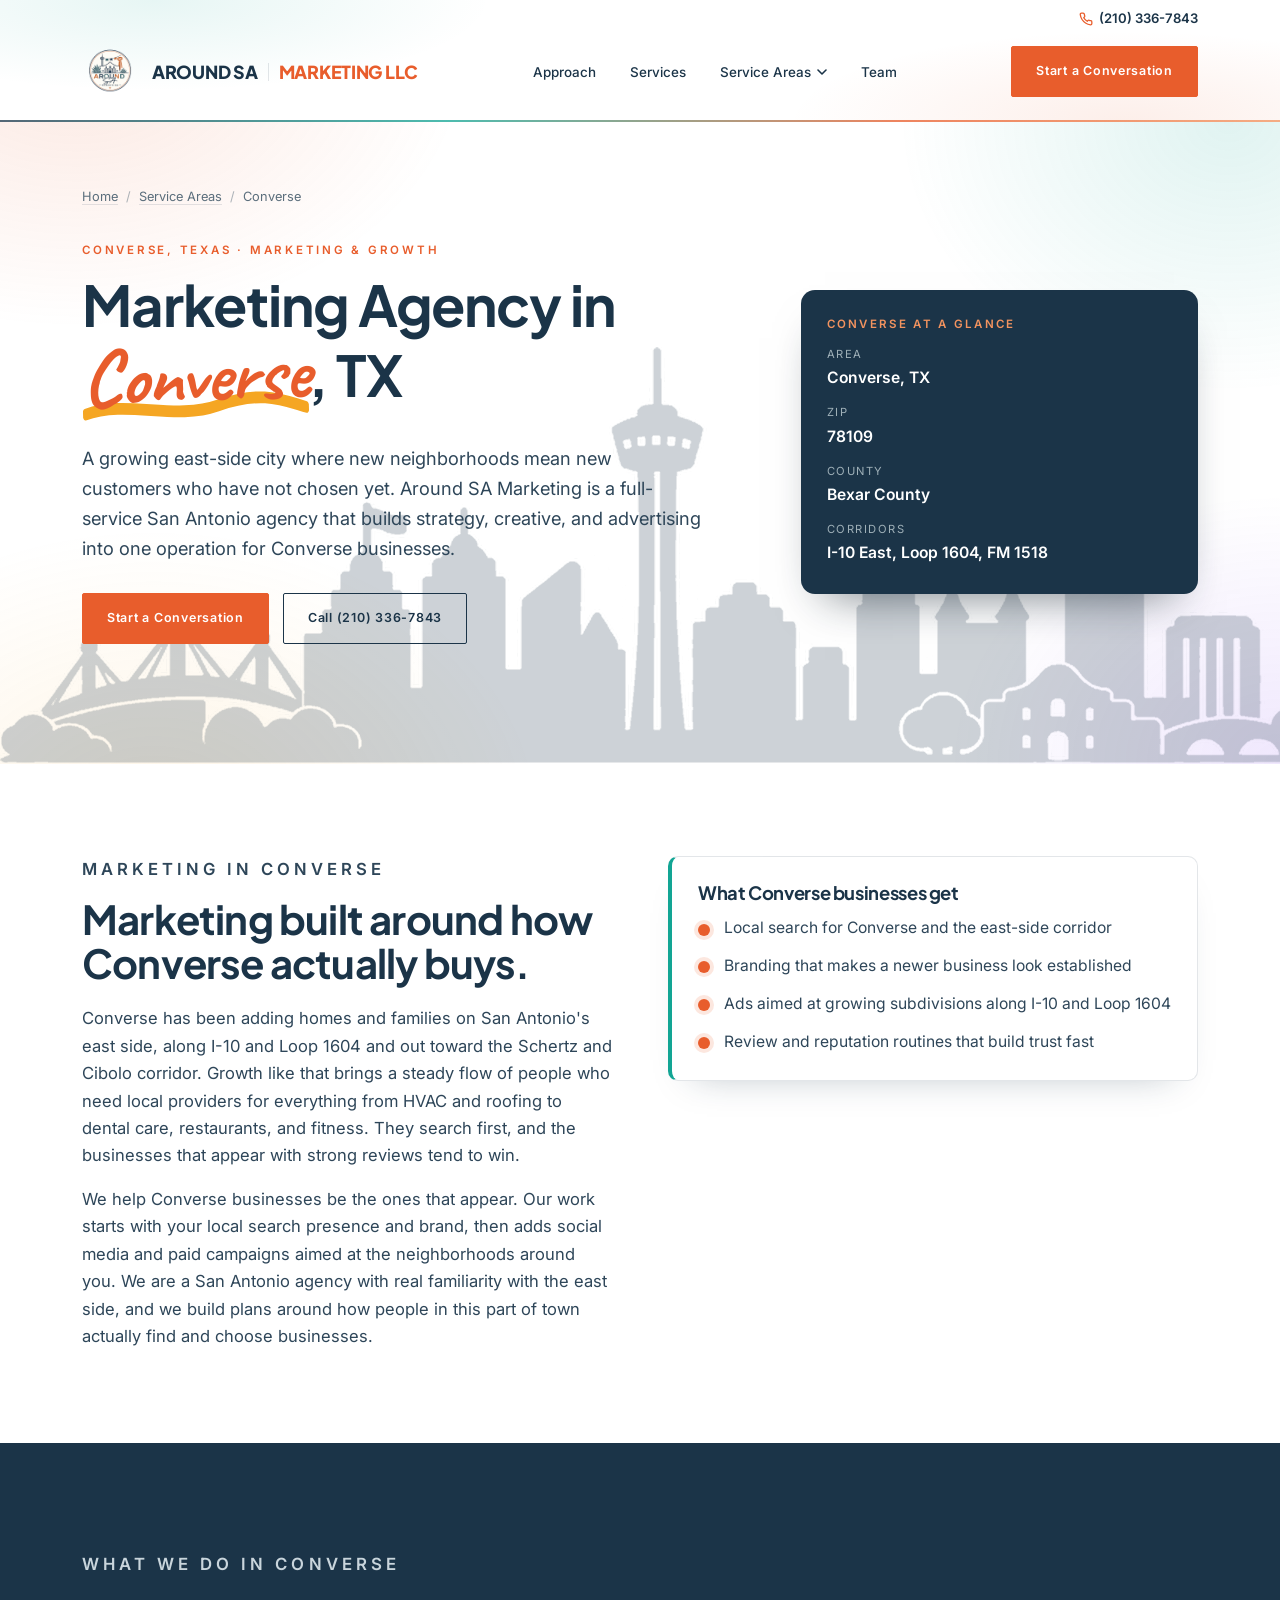
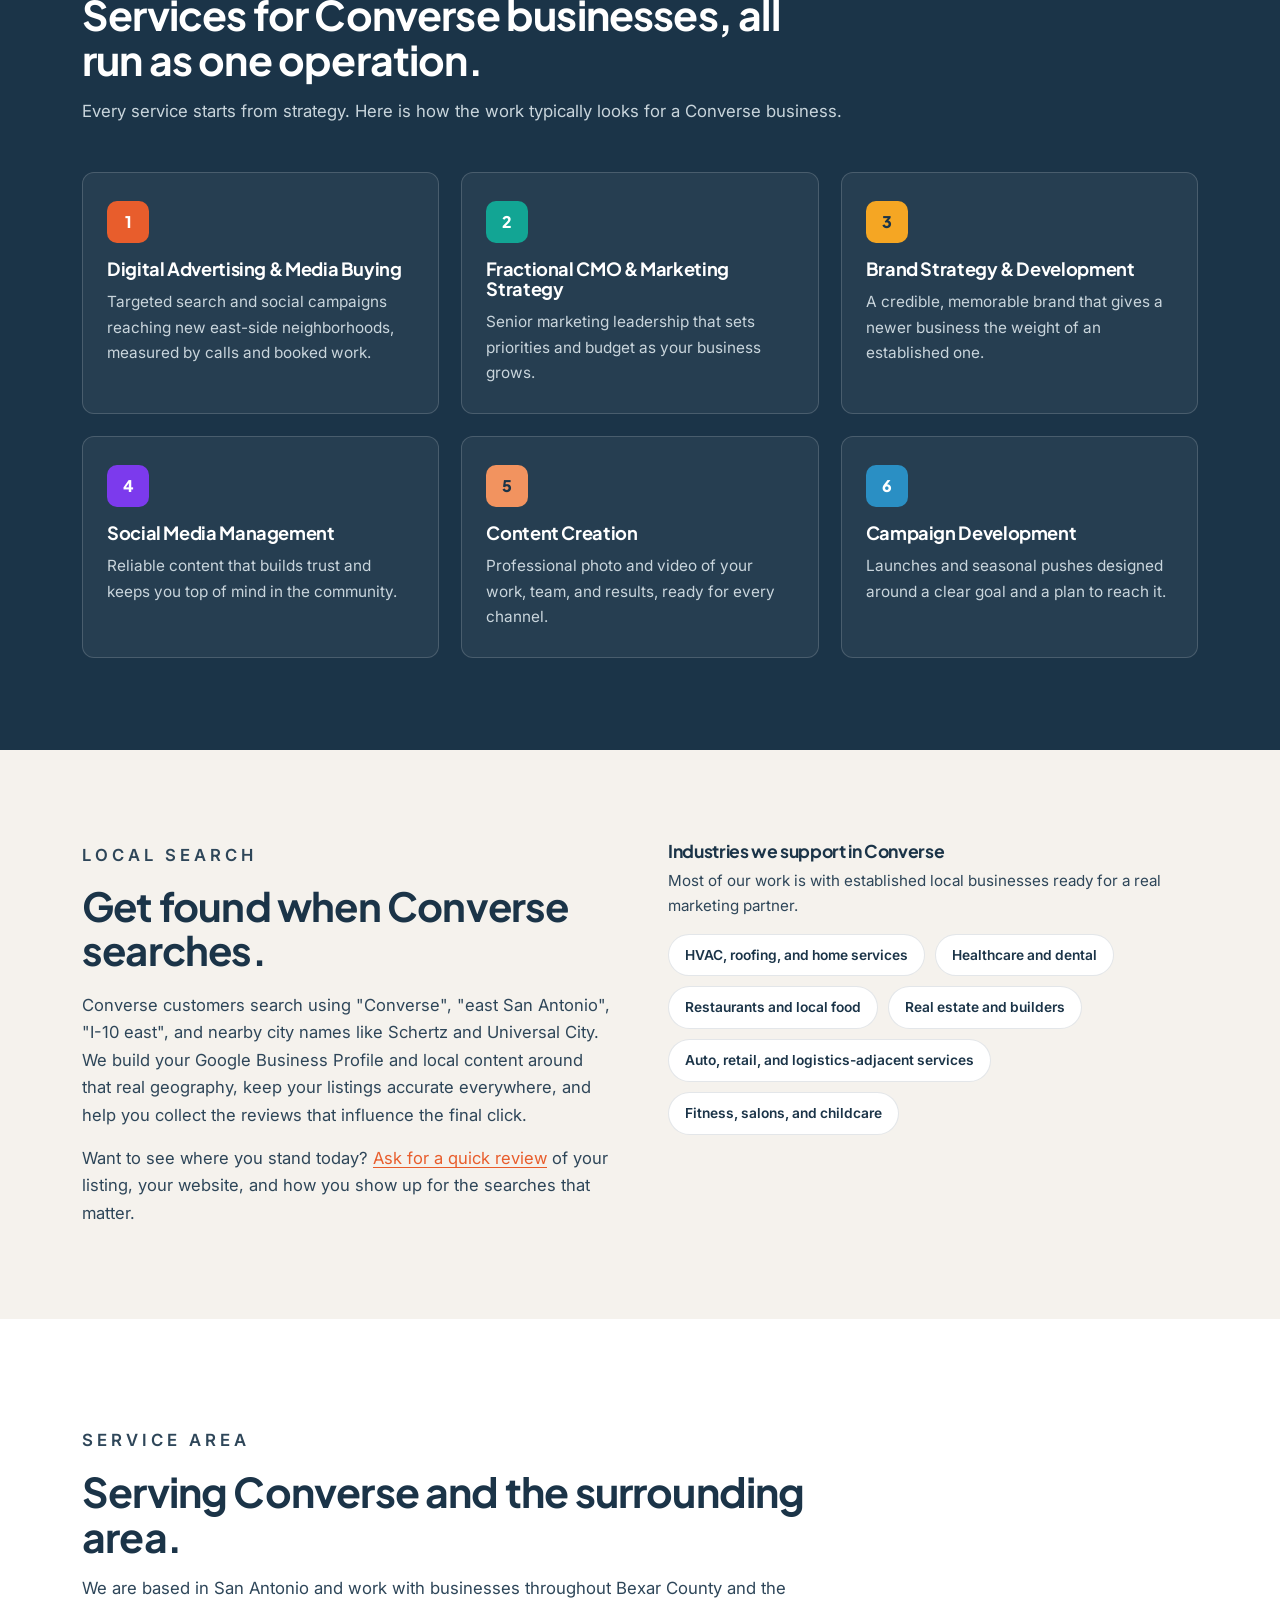
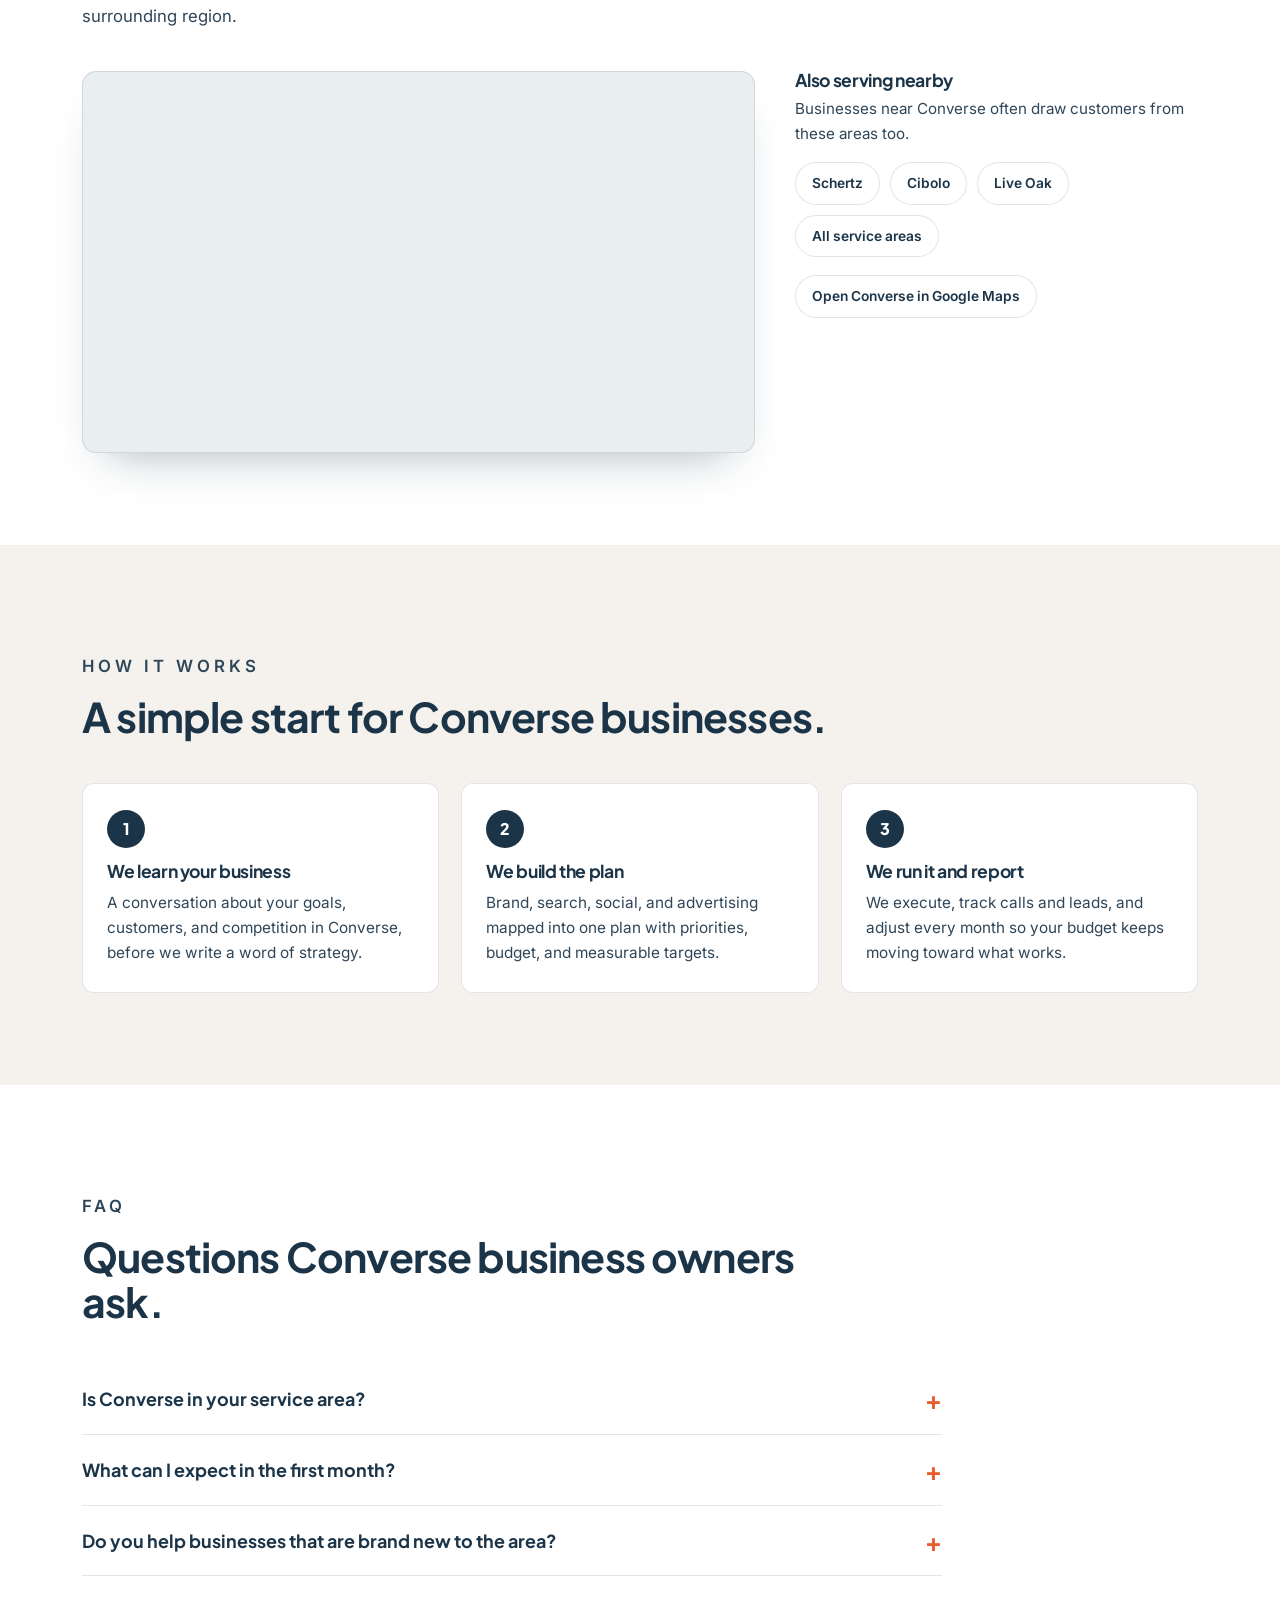
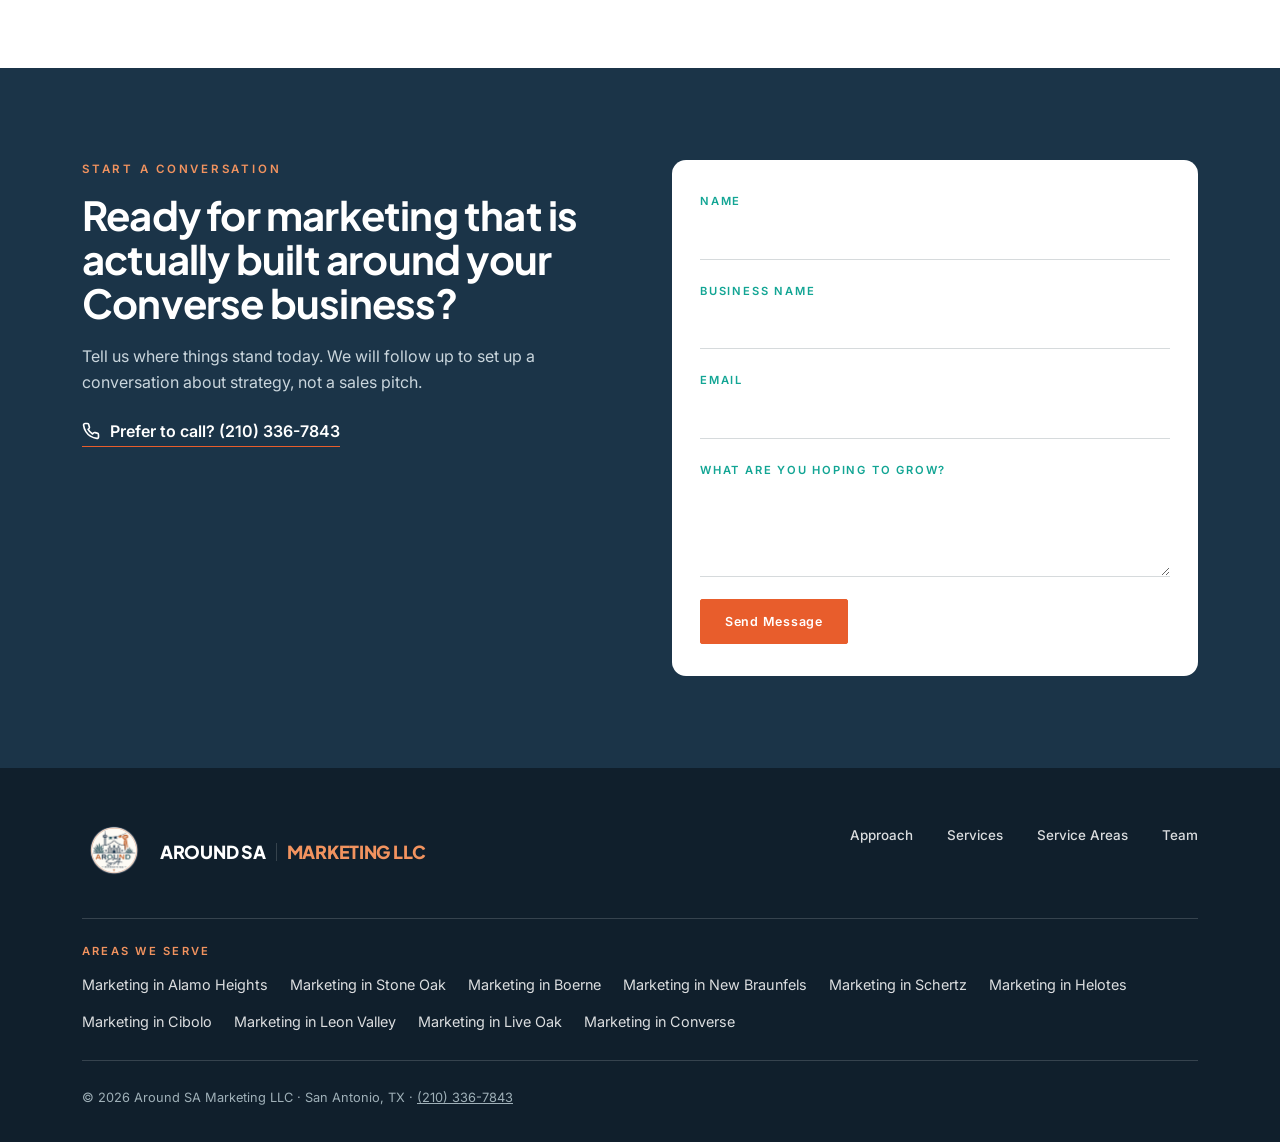
<file: areas/converse/index.html>
<!DOCTYPE html>
<html lang="en">
<head>
<meta charset="UTF-8">
<meta name="viewport" content="width=device-width, initial-scale=1.0">
<meta name="color-scheme" content="light only">
<meta name="robots" content="index, follow, max-image-preview:large">
<title>Marketing Agency in Converse, TX | Around SA Marketing</title>
<meta name="description" content="Marketing agency serving Converse, TX. Local SEO, social media, paid advertising and brand strategy for businesses along I-10, Loop 1604 and San Antonio&#x27;s east side.">
<link rel="canonical" href="https://www.aroundsamarketing.com/areas/converse/">
<link rel="icon" type="image/png" href="/assets/favicon-180.png">
<link rel="apple-touch-icon" href="/assets/favicon-180.png">
<meta property="og:type" content="website">
<meta property="og:site_name" content="Around SA Marketing LLC">
<meta property="og:title" content="Marketing Agency in Converse, TX | Around SA Marketing">
<meta property="og:description" content="Marketing agency serving Converse, TX. Local SEO, social media, paid advertising and brand strategy for businesses along I-10, Loop 1604 and San Antonio&#x27;s east side.">
<meta property="og:url" content="https://www.aroundsamarketing.com/areas/converse/">
<meta property="og:locale" content="en_US">
<meta property="og:image" content="https://www.aroundsamarketing.com/og-image.jpg">
<meta name="twitter:card" content="summary_large_image">
<meta name="twitter:title" content="Marketing Agency in Converse, TX | Around SA Marketing">
<meta name="twitter:description" content="Marketing agency serving Converse, TX. Local SEO, social media, paid advertising and brand strategy for businesses along I-10, Loop 1604 and San Antonio&#x27;s east side.">
<meta name="twitter:image" content="https://www.aroundsamarketing.com/og-image.jpg">
<link rel="preconnect" href="https://fonts.googleapis.com"><link rel="preconnect" href="https://fonts.gstatic.com" crossorigin><link href="https://fonts.googleapis.com/css2?family=Plus+Jakarta+Sans:wght@500;600;700;800&family=Caveat:wght@600;700&family=Instrument+Serif:ital@0;1&family=Inter:wght@300;400;500;600;700&display=swap" rel="stylesheet">
<link rel="stylesheet" href="/assets/area.css">
<script type="application/ld+json">{"@context": "https://schema.org", "@graph": [{"@type": "MarketingAgency", "@id": "https://www.aroundsamarketing.com/#agency", "name": "Around SA Marketing LLC", "url": "https://www.aroundsamarketing.com/", "telephone": "+12103367843", "image": "https://www.aroundsamarketing.com/og-image.jpg", "address": {"@type": "PostalAddress", "addressLocality": "San Antonio", "addressRegion": "TX", "addressCountry": "US"}}, {"@type": "WebPage", "@id": "https://www.aroundsamarketing.com/areas/converse/#page", "url": "https://www.aroundsamarketing.com/areas/converse/", "name": "Marketing Agency in Converse, TX | Around SA Marketing", "description": "Marketing agency serving Converse, TX. Local SEO, social media, paid advertising and brand strategy for businesses along I-10, Loop 1604 and San Antonio's east side.", "about": {"@id": "https://www.aroundsamarketing.com/areas/converse/#service"}}, {"@type": "Service", "@id": "https://www.aroundsamarketing.com/areas/converse/#service", "name": "Marketing services in Converse, TX", "serviceType": "Marketing agency services", "provider": {"@id": "https://www.aroundsamarketing.com/#agency"}, "areaServed": {"@type": "City", "name": "Converse", "containedInPlace": {"@type": "State", "name": "Texas"}, "geo": {"@type": "GeoCoordinates", "latitude": 29.5183, "longitude": -98.3164}}, "description": "Marketing agency serving Converse, TX. Local SEO, social media, paid advertising and brand strategy for businesses along I-10, Loop 1604 and San Antonio's east side.", "hasOfferCatalog": {"@type": "OfferCatalog", "name": "Marketing services", "itemListElement": [{"@type": "Offer", "itemOffered": {"@type": "Service", "name": "Digital Advertising & Media Buying"}}, {"@type": "Offer", "itemOffered": {"@type": "Service", "name": "Fractional CMO & Marketing Strategy"}}, {"@type": "Offer", "itemOffered": {"@type": "Service", "name": "Brand Strategy & Development"}}, {"@type": "Offer", "itemOffered": {"@type": "Service", "name": "Social Media Management"}}, {"@type": "Offer", "itemOffered": {"@type": "Service", "name": "Content Creation"}}, {"@type": "Offer", "itemOffered": {"@type": "Service", "name": "Campaign Development"}}]}}, {"@type": "BreadcrumbList", "itemListElement": [{"@type": "ListItem", "position": 1, "name": "Home", "item": "https://www.aroundsamarketing.com/"}, {"@type": "ListItem", "position": 2, "name": "Service Areas", "item": "https://www.aroundsamarketing.com/areas/"}, {"@type": "ListItem", "position": 3, "name": "Converse", "item": "https://www.aroundsamarketing.com/areas/converse/"}]}, {"@type": "FAQPage", "mainEntity": [{"@type": "Question", "name": "Is Converse in your service area?", "acceptedAnswer": {"@type": "Answer", "text": "Yes. Converse and the east side are part of our regular San Antonio-area coverage."}}, {"@type": "Question", "name": "What can I expect in the first month?", "acceptedAnswer": {"@type": "Answer", "text": "A full review of your listing, website, and current marketing, then a clear plan and the first improvements put in place."}}, {"@type": "Question", "name": "Do you help businesses that are brand new to the area?", "acceptedAnswer": {"@type": "Answer", "text": "Yes. We build the foundation first, meaning brand, local listing, and website, then launch campaigns that introduce you to nearby customers."}}]}]}</script>
</head>
<body>
<a class="skip" href="#main">Skip to content</a>
<header>
  <div class="header-top"><a class="header-phone" href="tel:+12103367843"><svg viewBox="0 0 24 24" fill="none" stroke="currentColor" stroke-width="2.2" stroke-linecap="round" stroke-linejoin="round" aria-hidden="true"><path d="M22 16.92v3a2 2 0 0 1-2.18 2 19.79 19.79 0 0 1-8.63-3.07 19.5 19.5 0 0 1-6-6 19.79 19.79 0 0 1-3.07-8.67A2 2 0 0 1 4.11 2h3a2 2 0 0 1 2 1.72c.13.96.36 1.9.7 2.81a2 2 0 0 1-.45 2.11L8.09 9.91a16 16 0 0 0 6 6l1.27-1.27a2 2 0 0 1 2.11-.45c.91.34 1.85.57 2.81.7A2 2 0 0 1 22 16.92z"/></svg>(210) 336-7843</a></div>
  <div class="navrow">
    <a class="logo" href="/"><img src="/assets/logo.png" alt="Around SA Marketing LLC" width="56" height="56"><span class="logo-word">AROUND SA<span>MARKETING LLC</span></span></a>
    <nav class="links" aria-label="Primary">
      <a href="/#approach">Approach</a>
      <a href="/#services">Services</a>
      <div class="dropdown"><a class="dd-trigger" href="/areas/" aria-haspopup="true">Service Areas<svg width="10" height="10" viewBox="0 0 10 10" aria-hidden="true"><path d="M1 3l4 4 4-4" fill="none" stroke="currentColor" stroke-width="1.6" stroke-linecap="round" stroke-linejoin="round"/></svg></a><div class="dd-menu"><div class="dd-box"><a class="dd-all" href="/areas/">All service areas</a><a href="/areas/alamo-heights/">Alamo Heights</a><a href="/areas/stone-oak/">Stone Oak</a><a href="/areas/boerne/">Boerne</a><a href="/areas/new-braunfels/">New Braunfels</a><a href="/areas/schertz/">Schertz</a><a href="/areas/helotes/">Helotes</a><a href="/areas/cibolo/">Cibolo</a><a href="/areas/leon-valley/">Leon Valley</a><a href="/areas/live-oak/">Live Oak</a><a href="/areas/converse/">Converse</a></div></div></div>
      <a href="/#team">Team</a>
    </nav>
    <a class="btn solid" href="#contact">Start a Conversation</a>
    <button class="menuToggle" id="menuToggle" aria-label="Open menu" aria-expanded="false" aria-controls="mobilePanel"><span></span><span></span><span></span></button>
  </div>
  <nav class="mobile-panel" id="mobilePanel" aria-label="Mobile">
    <a href="/#approach">Approach</a>
    <a href="/#services">Services</a>
    <details class="mob-areas"><summary>Service Areas</summary><a href="/areas/">All service areas</a><a href="/areas/alamo-heights/">Alamo Heights</a><a href="/areas/stone-oak/">Stone Oak</a><a href="/areas/boerne/">Boerne</a><a href="/areas/new-braunfels/">New Braunfels</a><a href="/areas/schertz/">Schertz</a><a href="/areas/helotes/">Helotes</a><a href="/areas/cibolo/">Cibolo</a><a href="/areas/leon-valley/">Leon Valley</a><a href="/areas/live-oak/">Live Oak</a><a href="/areas/converse/">Converse</a></details>
    <a href="/#team">Team</a>
    <a class="btn solid" href="#contact">Start a Conversation</a>
  </nav>
</header>
<main id="main">
<section class="hero">
  <img class="hero-sky" src="/assets/skyline.png" alt="" aria-hidden="true" width="2700" height="834">
  <div class="wrap">
    <nav class="crumbs" aria-label="Breadcrumb"><ol><li><a href="/">Home</a></li><li><a href="/areas/">Service Areas</a></li><li aria-current="page">Converse</li></ol></nav>
    <div class="hero-grid">
      <div>
        <p class="eyebrow">Converse, Texas &middot; Marketing &amp; Growth</p>
        <h1>Marketing Agency in <em>Converse</em>, TX</h1>
        <p class="lead">A growing east-side city where new neighborhoods mean new customers who have not chosen yet. Around SA Marketing is a full-service San Antonio agency that builds strategy, creative, and advertising into one operation for Converse businesses.</p>
        <div class="hero-actions">
          <a class="btn solid" href="#contact">Start a Conversation</a>
          <a class="btn" href="tel:+12103367843">Call (210) 336-7843</a>
        </div>
      </div>
      <aside class="facts" aria-label="Converse at a glance"><h2>Converse at a glance</h2><dl><div><dt>Area</dt><dd>Converse, TX</dd></div><div><dt>ZIP</dt><dd>78109</dd></div><div><dt>County</dt><dd>Bexar County</dd></div><div><dt>Corridors</dt><dd>I-10 East, Loop 1604, FM 1518</dd></div></dl></aside>
    </div>
  </div>
</section>
<section>
  <div class="wrap two">
    <div class="prose">
      <p class="eyebrow">Marketing In Converse</p>
      <h2>Marketing built around how Converse actually buys.</h2>
      <p>Converse has been adding homes and families on San Antonio&#x27;s east side, along I-10 and Loop 1604 and out toward the Schertz and Cibolo corridor. Growth like that brings a steady flow of people who need local providers for everything from HVAC and roofing to dental care, restaurants, and fitness. They search first, and the businesses that appear with strong reviews tend to win.</p><p>We help Converse businesses be the ones that appear. Our work starts with your local search presence and brand, then adds social media and paid campaigns aimed at the neighborhoods around you. We are a San Antonio agency with real familiarity with the east side, and we build plans around how people in this part of town actually find and choose businesses.</p>
    </div>
    <div class="callout">
      <h3>What Converse businesses get</h3>
      <ul><li>Local search for Converse and the east-side corridor</li><li>Branding that makes a newer business look established</li><li>Ads aimed at growing subdivisions along I-10 and Loop 1604</li><li>Review and reputation routines that build trust fast</li></ul>
    </div>
  </div>
</section>
<section class="on-dark">
  <div class="wrap">
    <div class="section-head">
      <p class="eyebrow">What We Do In Converse</p>
      <h2>Services for Converse businesses, all run as one operation.</h2>
      <p>Every service starts from strategy. Here is how the work typically looks for a Converse business.</p>
    </div>
    <div class="cards"><article class="card"><div class="chip" aria-hidden="true">1</div><h3>Digital Advertising &amp; Media Buying</h3><p>Targeted search and social campaigns reaching new east-side neighborhoods, measured by calls and booked work.</p></article><article class="card"><div class="chip" aria-hidden="true">2</div><h3>Fractional CMO &amp; Marketing Strategy</h3><p>Senior marketing leadership that sets priorities and budget as your business grows.</p></article><article class="card"><div class="chip" aria-hidden="true">3</div><h3>Brand Strategy &amp; Development</h3><p>A credible, memorable brand that gives a newer business the weight of an established one.</p></article><article class="card"><div class="chip" aria-hidden="true">4</div><h3>Social Media Management</h3><p>Reliable content that builds trust and keeps you top of mind in the community.</p></article><article class="card"><div class="chip" aria-hidden="true">5</div><h3>Content Creation</h3><p>Professional photo and video of your work, team, and results, ready for every channel.</p></article><article class="card"><div class="chip" aria-hidden="true">6</div><h3>Campaign Development</h3><p>Launches and seasonal pushes designed around a clear goal and a plan to reach it.</p></article></div>
  </div>
</section>
<section class="alt">
  <div class="wrap two">
    <div class="prose">
      <p class="eyebrow">Local Search</p>
      <h2>Get found when Converse searches.</h2>
      <p>Converse customers search using &quot;Converse&quot;, &quot;east San Antonio&quot;, &quot;I-10 east&quot;, and nearby city names like Schertz and Universal City. We build your Google Business Profile and local content around that real geography, keep your listings accurate everywhere, and help you collect the reviews that influence the final click.</p>
      <p>Want to see where you stand today? <a href="#contact">Ask for a quick review</a> of your listing, your website, and how you show up for the searches that matter.</p>
    </div>
    <div class="near">
      <h3>Industries we support in Converse</h3>
      <p>Most of our work is with established local businesses ready for a real marketing partner.</p>
      <ul><li><span style="display:inline-block;padding:9px 16px;border:1px solid var(--line-light);border-radius:999px;font-weight:600;font-size:.86rem;background:#fff;">HVAC, roofing, and home services</span></li><li><span style="display:inline-block;padding:9px 16px;border:1px solid var(--line-light);border-radius:999px;font-weight:600;font-size:.86rem;background:#fff;">Healthcare and dental</span></li><li><span style="display:inline-block;padding:9px 16px;border:1px solid var(--line-light);border-radius:999px;font-weight:600;font-size:.86rem;background:#fff;">Restaurants and local food</span></li><li><span style="display:inline-block;padding:9px 16px;border:1px solid var(--line-light);border-radius:999px;font-weight:600;font-size:.86rem;background:#fff;">Real estate and builders</span></li><li><span style="display:inline-block;padding:9px 16px;border:1px solid var(--line-light);border-radius:999px;font-weight:600;font-size:.86rem;background:#fff;">Auto, retail, and logistics-adjacent services</span></li><li><span style="display:inline-block;padding:9px 16px;border:1px solid var(--line-light);border-radius:999px;font-weight:600;font-size:.86rem;background:#fff;">Fitness, salons, and childcare</span></li></ul>
    </div>
  </div>
</section>
<section>
  <div class="wrap">
    <div class="section-head">
      <p class="eyebrow">Service Area</p>
      <h2>Serving Converse and the surrounding area.</h2>
      <p>We are based in San Antonio and work with businesses throughout Bexar County and the surrounding region.</p>
    </div>
    <div class="map-grid">
      <div class="map-frame"><iframe title="Map of Converse, Texas" loading="lazy" referrerpolicy="no-referrer-when-downgrade" src="https://www.google.com/maps?q=Converse%2C+TX&amp;z=12&amp;output=embed"></iframe></div>
      <div class="near">
        <h3>Also serving nearby</h3>
        <p>Businesses near Converse often draw customers from these areas too.</p>
        <ul><li><a href="/areas/schertz/">Schertz</a></li><li><a href="/areas/cibolo/">Cibolo</a></li><li><a href="/areas/live-oak/">Live Oak</a></li><li><a href="/areas/">All service areas</a></li></ul>
        <a class="maplink" href="https://www.google.com/maps/search/?api=1&amp;query=Converse%2C+TX" target="_blank" rel="noopener">Open Converse in Google Maps</a>
      </div>
    </div>
  </div>
</section>
<section class="alt">
  <div class="wrap">
    <div class="section-head">
      <p class="eyebrow">How It Works</p>
      <h2>A simple start for Converse businesses.</h2>
    </div>
    <div class="steps">
      <div class="step"><h3>We learn your business</h3><p>A conversation about your goals, customers, and competition in Converse, before we write a word of strategy.</p></div>
      <div class="step"><h3>We build the plan</h3><p>Brand, search, social, and advertising mapped into one plan with priorities, budget, and measurable targets.</p></div>
      <div class="step"><h3>We run it and report</h3><p>We execute, track calls and leads, and adjust every month so your budget keeps moving toward what works.</p></div>
    </div>
  </div>
</section>
<section>
  <div class="wrap">
    <div class="section-head">
      <p class="eyebrow">FAQ</p>
      <h2>Questions Converse business owners ask.</h2>
    </div>
    <div class="faq"><details><summary>Is Converse in your service area?</summary><p>Yes. Converse and the east side are part of our regular San Antonio-area coverage.</p></details><details><summary>What can I expect in the first month?</summary><p>A full review of your listing, website, and current marketing, then a clear plan and the first improvements put in place.</p></details><details><summary>Do you help businesses that are brand new to the area?</summary><p>Yes. We build the foundation first, meaning brand, local listing, and website, then launch campaigns that introduce you to nearby customers.</p></details></div>
  </div>
</section>
<section class="on-dark" id="contact">
  <div class="wrap cta-grid">
    <div>
      <p class="eyebrow">Start A Conversation</p>
      <h2>Ready for marketing that is actually built around your Converse business?</h2>
      <p>Tell us where things stand today. We will follow up to set up a conversation about strategy, not a sales pitch.</p>
      <a class="phone-link" href="tel:+12103367843"><svg width="18" height="18" viewBox="0 0 24 24" fill="none" stroke="currentColor" stroke-width="2.2" stroke-linecap="round" stroke-linejoin="round" aria-hidden="true"><path d="M22 16.92v3a2 2 0 0 1-2.18 2 19.79 19.79 0 0 1-8.63-3.07 19.5 19.5 0 0 1-6-6 19.79 19.79 0 0 1-3.07-8.67A2 2 0 0 1 4.11 2h3a2 2 0 0 1 2 1.72c.13.96.36 1.9.7 2.81a2 2 0 0 1-.45 2.11L8.09 9.91a16 16 0 0 0 6 6l1.27-1.27a2 2 0 0 1 2.11-.45c.91.34 1.85.57 2.81.7A2 2 0 0 1 22 16.92z"/></svg>Prefer to call? (210) 336-7843</a>
    </div>
    <form id="areaForm" name="contact" method="POST" action="/" data-netlify="true" netlify-honeypot="bot-field">
      <input type="hidden" name="form-name" value="contact">
      <input type="hidden" name="source_page" value="">
      <div style="position:absolute;left:-5000px;" aria-hidden="true"><label>Leave this empty: <input name="bot-field" tabindex="-1" autocomplete="off"></label></div>
      <div class="field"><label for="name">Name</label><input id="name" name="name" type="text" required autocomplete="name"></div>
      <div class="field"><label for="business">Business Name</label><input id="business" name="business" type="text" required autocomplete="organization"></div>
      <div class="field"><label for="email">Email</label><input id="email" name="email" type="email" required autocomplete="email"></div>
      <div class="field"><label for="goal">What Are You Hoping To Grow?</label><textarea id="goal" name="goal"></textarea></div>
      <button class="btn solid" type="submit">Send Message</button>
      <p class="form-note" id="formNote" role="status" aria-live="polite"></p>
    </form>
  </div>
</section>
</main>
<footer>
  <div class="wrap">
    <div class="footer-top">
      <a class="logo" href="/"><img src="/assets/logo.png" alt="Around SA Marketing LLC" width="64" height="64" loading="lazy"><span class="logo-word">AROUND SA<span>MARKETING LLC</span></span></a>
      <nav class="links" aria-label="Footer">
        <a href="/#approach">Approach</a>
        <a href="/#services">Services</a>
        <a href="/areas/">Service Areas</a>
        <a href="/#team">Team</a>
      </nav>
    </div>
    <div class="foot-areas">
      <h2>Areas We Serve</h2>
      <ul><li><a href="/areas/alamo-heights/">Marketing in Alamo Heights</a></li><li><a href="/areas/stone-oak/">Marketing in Stone Oak</a></li><li><a href="/areas/boerne/">Marketing in Boerne</a></li><li><a href="/areas/new-braunfels/">Marketing in New Braunfels</a></li><li><a href="/areas/schertz/">Marketing in Schertz</a></li><li><a href="/areas/helotes/">Marketing in Helotes</a></li><li><a href="/areas/cibolo/">Marketing in Cibolo</a></li><li><a href="/areas/leon-valley/">Marketing in Leon Valley</a></li><li><a href="/areas/live-oak/">Marketing in Live Oak</a></li><li><a href="/areas/converse/">Marketing in Converse</a></li></ul>
    </div>
    <div class="foot-bottom">
      <span>&copy; 2026 Around SA Marketing LLC &middot; San Antonio, TX &middot; <a href="tel:+12103367843" class="foot-phone">(210) 336-7843</a></span>
    </div>
  </div>
</footer>
<script src="/assets/site.js" defer></script>
</body>
</html>
</file>
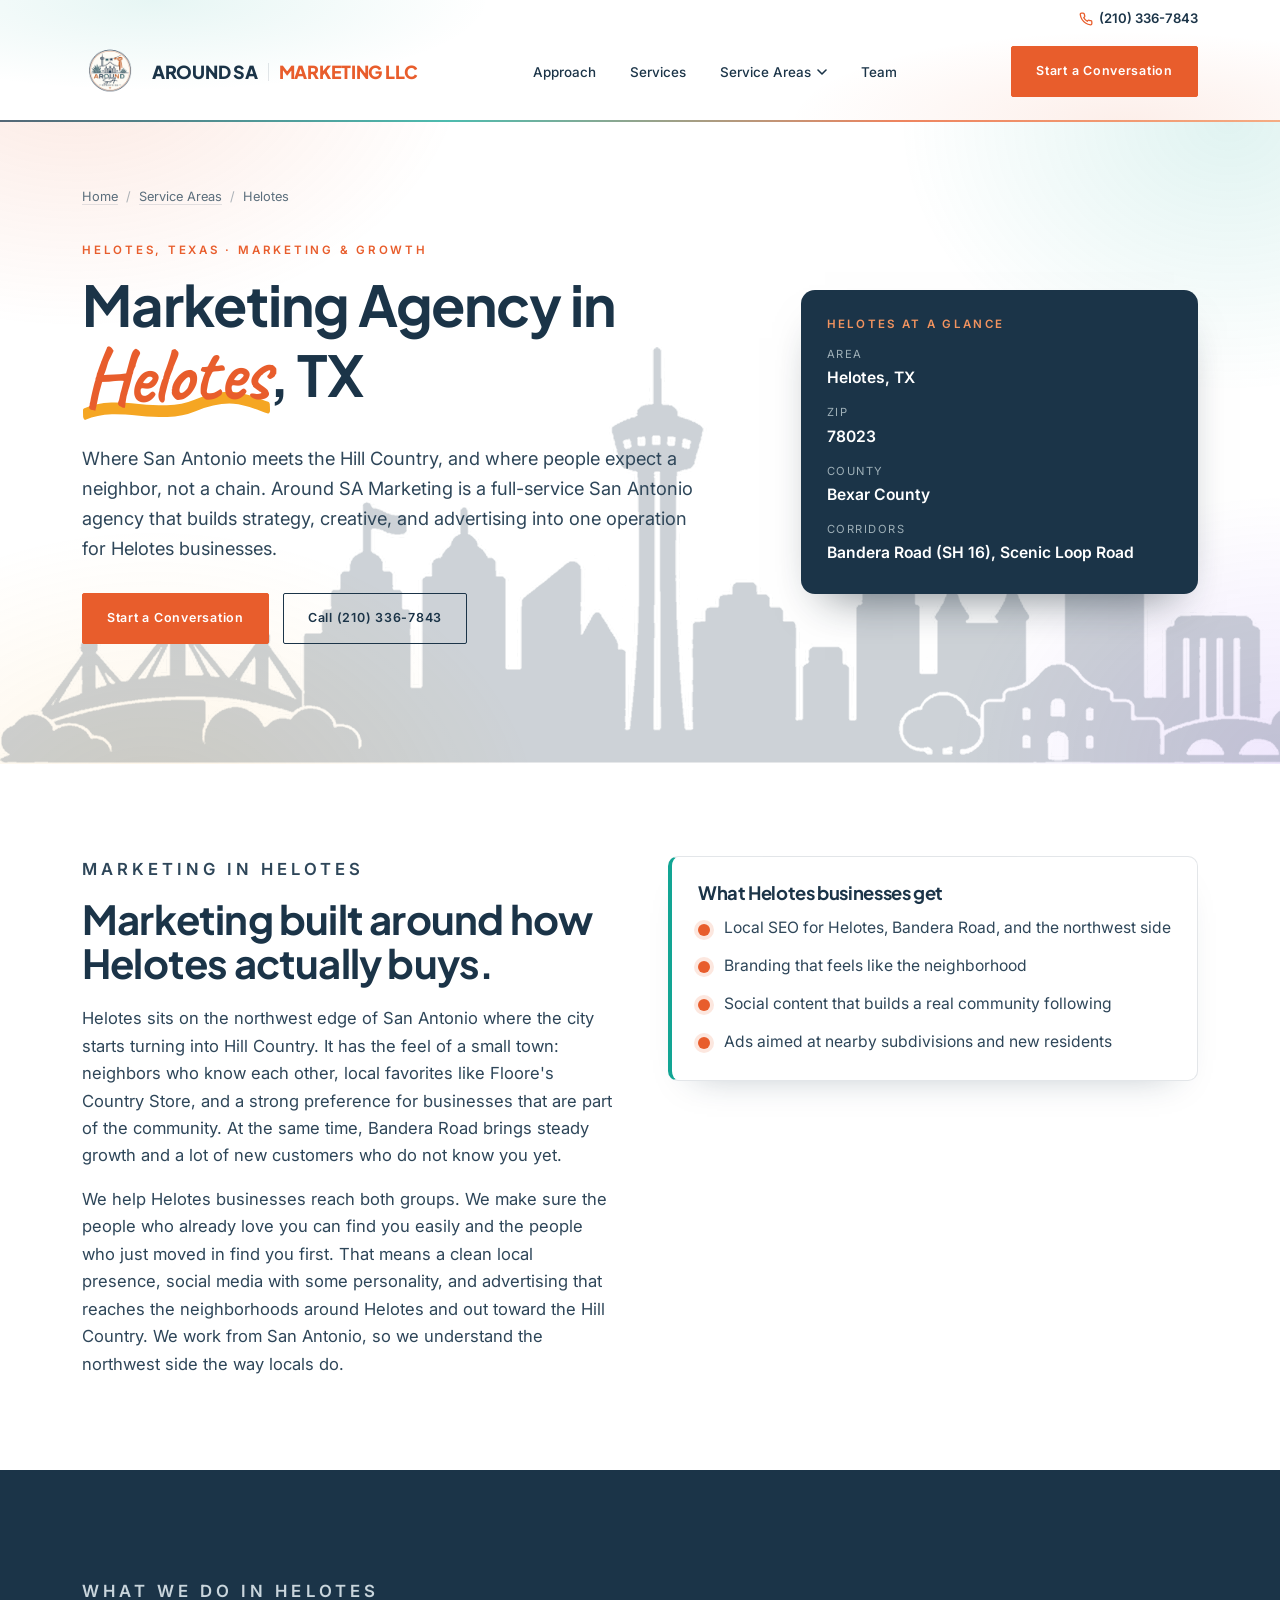
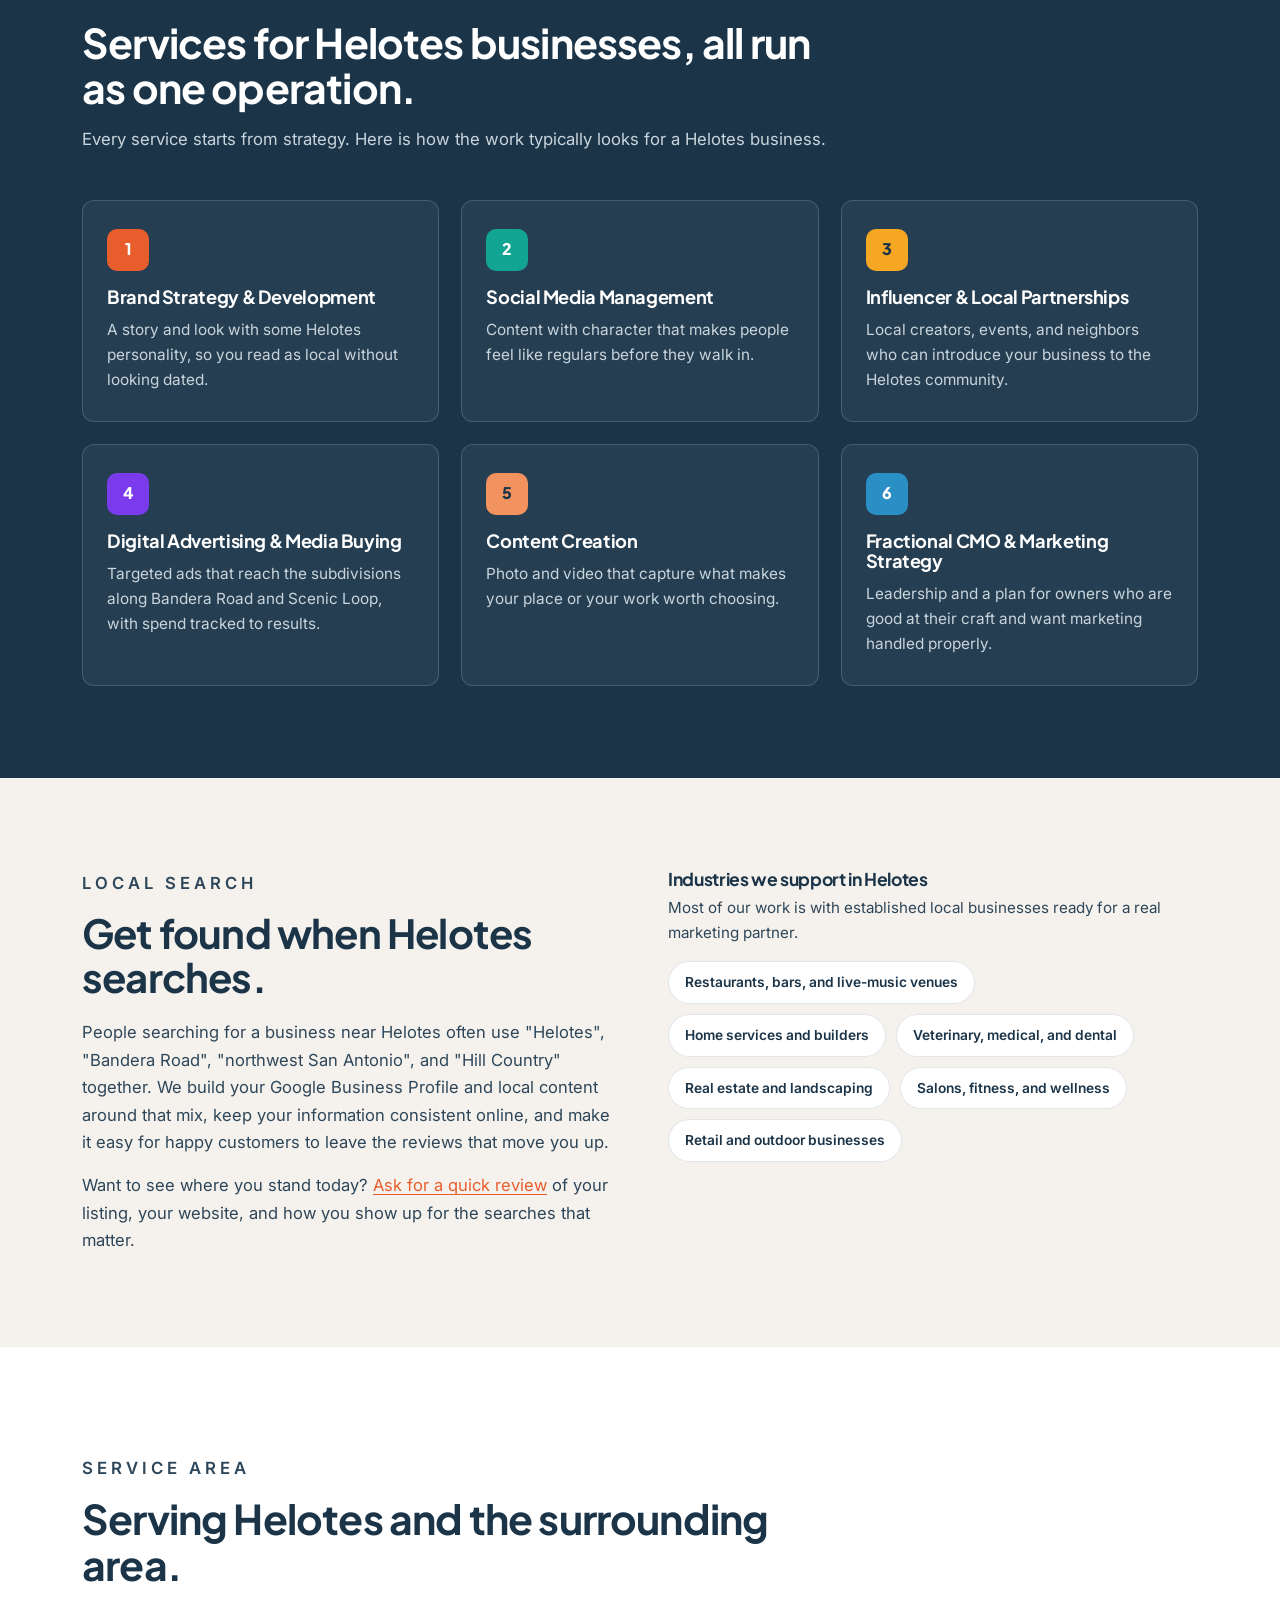
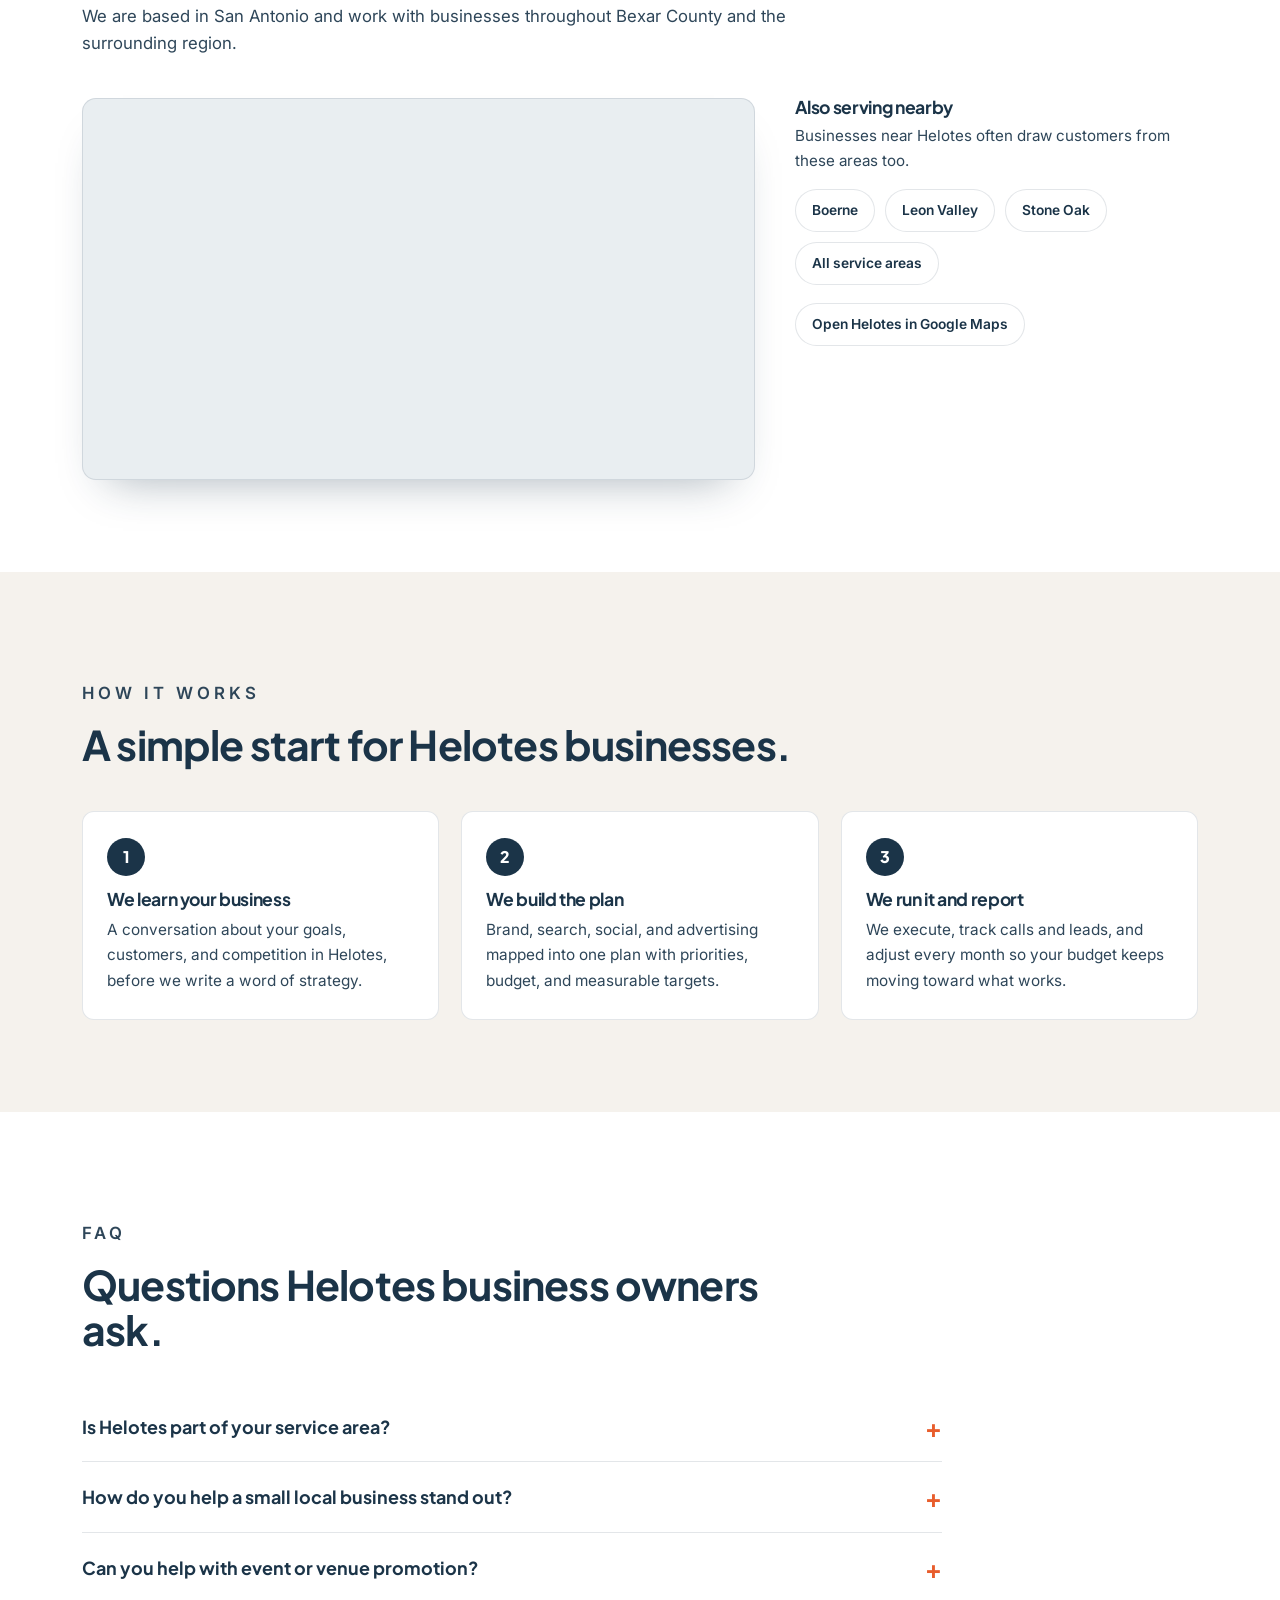
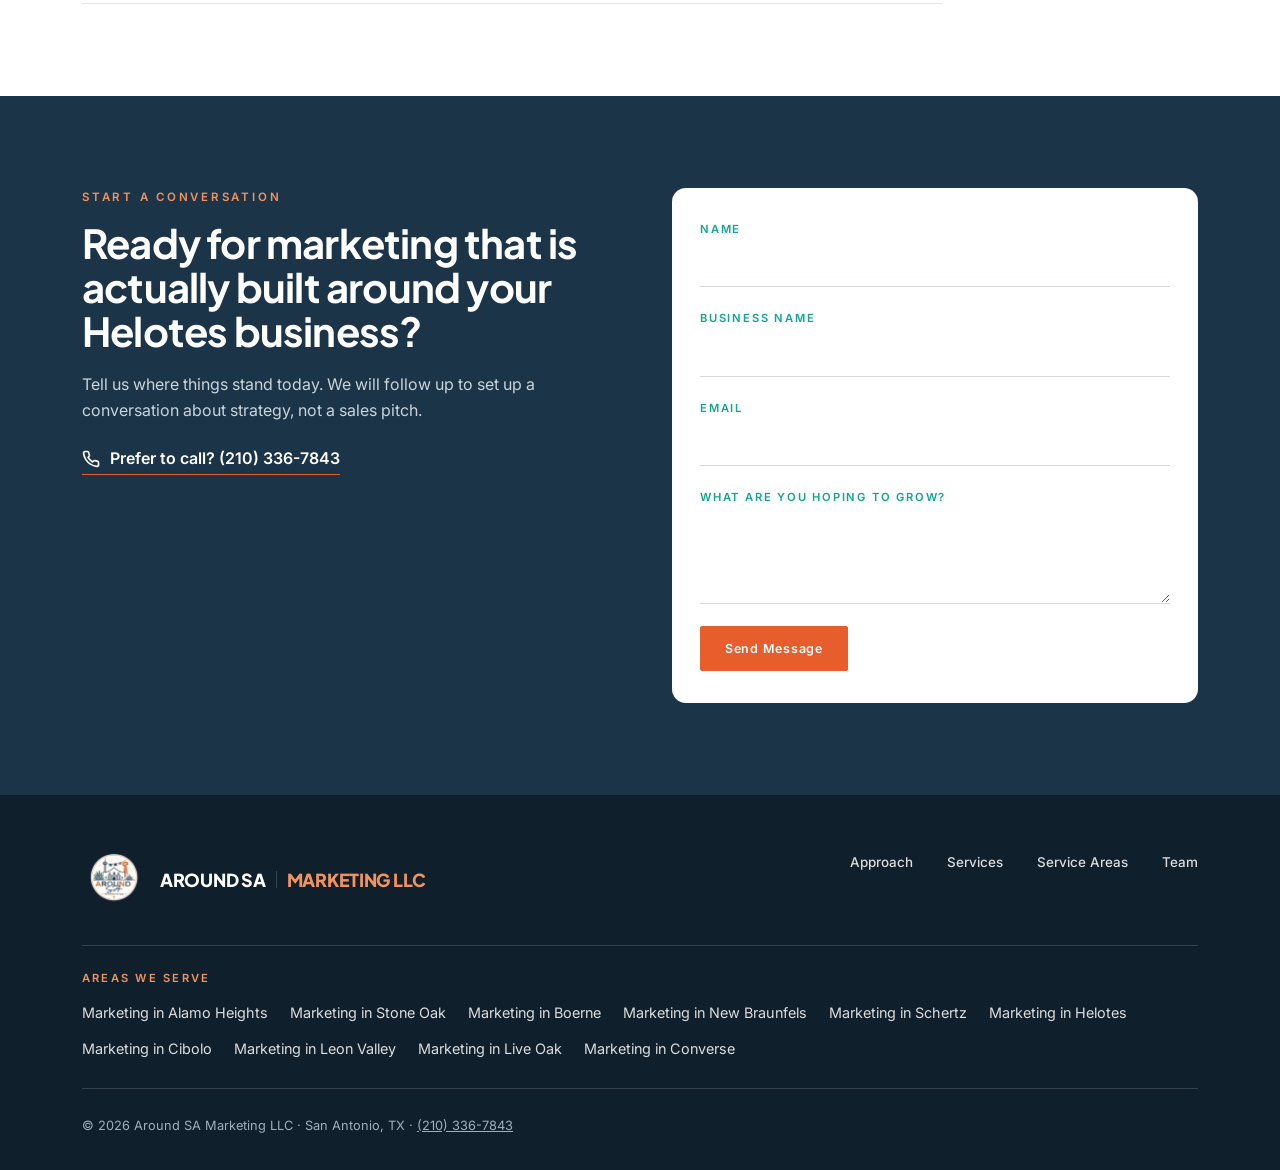
<file: areas/helotes/index.html>
<!DOCTYPE html>
<html lang="en">
<head>
<meta charset="UTF-8">
<meta name="viewport" content="width=device-width, initial-scale=1.0">
<meta name="color-scheme" content="light only">
<meta name="robots" content="index, follow, max-image-preview:large">
<title>Marketing Agency in Helotes, TX | Around SA Marketing</title>
<meta name="description" content="Marketing agency serving Helotes, TX. Local SEO, social media, advertising and brand strategy for Helotes businesses along Bandera Road and the Hill Country edge of San Antonio.">
<link rel="canonical" href="https://www.aroundsamarketing.com/areas/helotes/">
<link rel="icon" type="image/png" href="/assets/favicon-180.png">
<link rel="apple-touch-icon" href="/assets/favicon-180.png">
<meta property="og:type" content="website">
<meta property="og:site_name" content="Around SA Marketing LLC">
<meta property="og:title" content="Marketing Agency in Helotes, TX | Around SA Marketing">
<meta property="og:description" content="Marketing agency serving Helotes, TX. Local SEO, social media, advertising and brand strategy for Helotes businesses along Bandera Road and the Hill Country edge of San Antonio.">
<meta property="og:url" content="https://www.aroundsamarketing.com/areas/helotes/">
<meta property="og:locale" content="en_US">
<meta property="og:image" content="https://www.aroundsamarketing.com/og-image.jpg">
<meta name="twitter:card" content="summary_large_image">
<meta name="twitter:title" content="Marketing Agency in Helotes, TX | Around SA Marketing">
<meta name="twitter:description" content="Marketing agency serving Helotes, TX. Local SEO, social media, advertising and brand strategy for Helotes businesses along Bandera Road and the Hill Country edge of San Antonio.">
<meta name="twitter:image" content="https://www.aroundsamarketing.com/og-image.jpg">
<link rel="preconnect" href="https://fonts.googleapis.com"><link rel="preconnect" href="https://fonts.gstatic.com" crossorigin><link href="https://fonts.googleapis.com/css2?family=Plus+Jakarta+Sans:wght@500;600;700;800&family=Caveat:wght@600;700&family=Instrument+Serif:ital@0;1&family=Inter:wght@300;400;500;600;700&display=swap" rel="stylesheet">
<link rel="stylesheet" href="/assets/area.css">
<script type="application/ld+json">{"@context": "https://schema.org", "@graph": [{"@type": "MarketingAgency", "@id": "https://www.aroundsamarketing.com/#agency", "name": "Around SA Marketing LLC", "url": "https://www.aroundsamarketing.com/", "telephone": "+12103367843", "image": "https://www.aroundsamarketing.com/og-image.jpg", "address": {"@type": "PostalAddress", "addressLocality": "San Antonio", "addressRegion": "TX", "addressCountry": "US"}}, {"@type": "WebPage", "@id": "https://www.aroundsamarketing.com/areas/helotes/#page", "url": "https://www.aroundsamarketing.com/areas/helotes/", "name": "Marketing Agency in Helotes, TX | Around SA Marketing", "description": "Marketing agency serving Helotes, TX. Local SEO, social media, advertising and brand strategy for Helotes businesses along Bandera Road and the Hill Country edge of San Antonio.", "about": {"@id": "https://www.aroundsamarketing.com/areas/helotes/#service"}}, {"@type": "Service", "@id": "https://www.aroundsamarketing.com/areas/helotes/#service", "name": "Marketing services in Helotes, TX", "serviceType": "Marketing agency services", "provider": {"@id": "https://www.aroundsamarketing.com/#agency"}, "areaServed": {"@type": "City", "name": "Helotes", "containedInPlace": {"@type": "State", "name": "Texas"}, "geo": {"@type": "GeoCoordinates", "latitude": 29.5788, "longitude": -98.6892}}, "description": "Marketing agency serving Helotes, TX. Local SEO, social media, advertising and brand strategy for Helotes businesses along Bandera Road and the Hill Country edge of San Antonio.", "hasOfferCatalog": {"@type": "OfferCatalog", "name": "Marketing services", "itemListElement": [{"@type": "Offer", "itemOffered": {"@type": "Service", "name": "Brand Strategy & Development"}}, {"@type": "Offer", "itemOffered": {"@type": "Service", "name": "Social Media Management"}}, {"@type": "Offer", "itemOffered": {"@type": "Service", "name": "Influencer & Local Partnerships"}}, {"@type": "Offer", "itemOffered": {"@type": "Service", "name": "Digital Advertising & Media Buying"}}, {"@type": "Offer", "itemOffered": {"@type": "Service", "name": "Content Creation"}}, {"@type": "Offer", "itemOffered": {"@type": "Service", "name": "Fractional CMO & Marketing Strategy"}}]}}, {"@type": "BreadcrumbList", "itemListElement": [{"@type": "ListItem", "position": 1, "name": "Home", "item": "https://www.aroundsamarketing.com/"}, {"@type": "ListItem", "position": 2, "name": "Service Areas", "item": "https://www.aroundsamarketing.com/areas/"}, {"@type": "ListItem", "position": 3, "name": "Helotes", "item": "https://www.aroundsamarketing.com/areas/helotes/"}]}, {"@type": "FAQPage", "mainEntity": [{"@type": "Question", "name": "Is Helotes part of your service area?", "acceptedAnswer": {"@type": "Answer", "text": "Yes. Helotes is part of our regular San Antonio-area coverage, and we work with businesses along Bandera Road and the northwest side."}}, {"@type": "Question", "name": "How do you help a small local business stand out?", "acceptedAnswer": {"@type": "Answer", "text": "By building a recognizable brand, getting your local listing and reviews in order, and putting your best content in front of nearby customers."}}, {"@type": "Question", "name": "Can you help with event or venue promotion?", "acceptedAnswer": {"@type": "Answer", "text": "Yes. We build campaigns around shows, specials, and seasonal events, using social, search, and local partnerships."}}]}]}</script>
</head>
<body>
<a class="skip" href="#main">Skip to content</a>
<header>
  <div class="header-top"><a class="header-phone" href="tel:+12103367843"><svg viewBox="0 0 24 24" fill="none" stroke="currentColor" stroke-width="2.2" stroke-linecap="round" stroke-linejoin="round" aria-hidden="true"><path d="M22 16.92v3a2 2 0 0 1-2.18 2 19.79 19.79 0 0 1-8.63-3.07 19.5 19.5 0 0 1-6-6 19.79 19.79 0 0 1-3.07-8.67A2 2 0 0 1 4.11 2h3a2 2 0 0 1 2 1.72c.13.96.36 1.9.7 2.81a2 2 0 0 1-.45 2.11L8.09 9.91a16 16 0 0 0 6 6l1.27-1.27a2 2 0 0 1 2.11-.45c.91.34 1.85.57 2.81.7A2 2 0 0 1 22 16.92z"/></svg>(210) 336-7843</a></div>
  <div class="navrow">
    <a class="logo" href="/"><img src="/assets/logo.png" alt="Around SA Marketing LLC" width="56" height="56"><span class="logo-word">AROUND SA<span>MARKETING LLC</span></span></a>
    <nav class="links" aria-label="Primary">
      <a href="/#approach">Approach</a>
      <a href="/#services">Services</a>
      <div class="dropdown"><a class="dd-trigger" href="/areas/" aria-haspopup="true">Service Areas<svg width="10" height="10" viewBox="0 0 10 10" aria-hidden="true"><path d="M1 3l4 4 4-4" fill="none" stroke="currentColor" stroke-width="1.6" stroke-linecap="round" stroke-linejoin="round"/></svg></a><div class="dd-menu"><div class="dd-box"><a class="dd-all" href="/areas/">All service areas</a><a href="/areas/alamo-heights/">Alamo Heights</a><a href="/areas/stone-oak/">Stone Oak</a><a href="/areas/boerne/">Boerne</a><a href="/areas/new-braunfels/">New Braunfels</a><a href="/areas/schertz/">Schertz</a><a href="/areas/helotes/">Helotes</a><a href="/areas/cibolo/">Cibolo</a><a href="/areas/leon-valley/">Leon Valley</a><a href="/areas/live-oak/">Live Oak</a><a href="/areas/converse/">Converse</a></div></div></div>
      <a href="/#team">Team</a>
    </nav>
    <a class="btn solid" href="#contact">Start a Conversation</a>
    <button class="menuToggle" id="menuToggle" aria-label="Open menu" aria-expanded="false" aria-controls="mobilePanel"><span></span><span></span><span></span></button>
  </div>
  <nav class="mobile-panel" id="mobilePanel" aria-label="Mobile">
    <a href="/#approach">Approach</a>
    <a href="/#services">Services</a>
    <details class="mob-areas"><summary>Service Areas</summary><a href="/areas/">All service areas</a><a href="/areas/alamo-heights/">Alamo Heights</a><a href="/areas/stone-oak/">Stone Oak</a><a href="/areas/boerne/">Boerne</a><a href="/areas/new-braunfels/">New Braunfels</a><a href="/areas/schertz/">Schertz</a><a href="/areas/helotes/">Helotes</a><a href="/areas/cibolo/">Cibolo</a><a href="/areas/leon-valley/">Leon Valley</a><a href="/areas/live-oak/">Live Oak</a><a href="/areas/converse/">Converse</a></details>
    <a href="/#team">Team</a>
    <a class="btn solid" href="#contact">Start a Conversation</a>
  </nav>
</header>
<main id="main">
<section class="hero">
  <img class="hero-sky" src="/assets/skyline.png" alt="" aria-hidden="true" width="2700" height="834">
  <div class="wrap">
    <nav class="crumbs" aria-label="Breadcrumb"><ol><li><a href="/">Home</a></li><li><a href="/areas/">Service Areas</a></li><li aria-current="page">Helotes</li></ol></nav>
    <div class="hero-grid">
      <div>
        <p class="eyebrow">Helotes, Texas &middot; Marketing &amp; Growth</p>
        <h1>Marketing Agency in <em>Helotes</em>, TX</h1>
        <p class="lead">Where San Antonio meets the Hill Country, and where people expect a neighbor, not a chain. Around SA Marketing is a full-service San Antonio agency that builds strategy, creative, and advertising into one operation for Helotes businesses.</p>
        <div class="hero-actions">
          <a class="btn solid" href="#contact">Start a Conversation</a>
          <a class="btn" href="tel:+12103367843">Call (210) 336-7843</a>
        </div>
      </div>
      <aside class="facts" aria-label="Helotes at a glance"><h2>Helotes at a glance</h2><dl><div><dt>Area</dt><dd>Helotes, TX</dd></div><div><dt>ZIP</dt><dd>78023</dd></div><div><dt>County</dt><dd>Bexar County</dd></div><div><dt>Corridors</dt><dd>Bandera Road (SH 16), Scenic Loop Road</dd></div></dl></aside>
    </div>
  </div>
</section>
<section>
  <div class="wrap two">
    <div class="prose">
      <p class="eyebrow">Marketing In Helotes</p>
      <h2>Marketing built around how Helotes actually buys.</h2>
      <p>Helotes sits on the northwest edge of San Antonio where the city starts turning into Hill Country. It has the feel of a small town: neighbors who know each other, local favorites like Floore&#x27;s Country Store, and a strong preference for businesses that are part of the community. At the same time, Bandera Road brings steady growth and a lot of new customers who do not know you yet.</p><p>We help Helotes businesses reach both groups. We make sure the people who already love you can find you easily and the people who just moved in find you first. That means a clean local presence, social media with some personality, and advertising that reaches the neighborhoods around Helotes and out toward the Hill Country. We work from San Antonio, so we understand the northwest side the way locals do.</p>
    </div>
    <div class="callout">
      <h3>What Helotes businesses get</h3>
      <ul><li>Local SEO for Helotes, Bandera Road, and the northwest side</li><li>Branding that feels like the neighborhood</li><li>Social content that builds a real community following</li><li>Ads aimed at nearby subdivisions and new residents</li></ul>
    </div>
  </div>
</section>
<section class="on-dark">
  <div class="wrap">
    <div class="section-head">
      <p class="eyebrow">What We Do In Helotes</p>
      <h2>Services for Helotes businesses, all run as one operation.</h2>
      <p>Every service starts from strategy. Here is how the work typically looks for a Helotes business.</p>
    </div>
    <div class="cards"><article class="card"><div class="chip" aria-hidden="true">1</div><h3>Brand Strategy &amp; Development</h3><p>A story and look with some Helotes personality, so you read as local without looking dated.</p></article><article class="card"><div class="chip" aria-hidden="true">2</div><h3>Social Media Management</h3><p>Content with character that makes people feel like regulars before they walk in.</p></article><article class="card"><div class="chip" aria-hidden="true">3</div><h3>Influencer &amp; Local Partnerships</h3><p>Local creators, events, and neighbors who can introduce your business to the Helotes community.</p></article><article class="card"><div class="chip" aria-hidden="true">4</div><h3>Digital Advertising &amp; Media Buying</h3><p>Targeted ads that reach the subdivisions along Bandera Road and Scenic Loop, with spend tracked to results.</p></article><article class="card"><div class="chip" aria-hidden="true">5</div><h3>Content Creation</h3><p>Photo and video that capture what makes your place or your work worth choosing.</p></article><article class="card"><div class="chip" aria-hidden="true">6</div><h3>Fractional CMO &amp; Marketing Strategy</h3><p>Leadership and a plan for owners who are good at their craft and want marketing handled properly.</p></article></div>
  </div>
</section>
<section class="alt">
  <div class="wrap two">
    <div class="prose">
      <p class="eyebrow">Local Search</p>
      <h2>Get found when Helotes searches.</h2>
      <p>People searching for a business near Helotes often use &quot;Helotes&quot;, &quot;Bandera Road&quot;, &quot;northwest San Antonio&quot;, and &quot;Hill Country&quot; together. We build your Google Business Profile and local content around that mix, keep your information consistent online, and make it easy for happy customers to leave the reviews that move you up.</p>
      <p>Want to see where you stand today? <a href="#contact">Ask for a quick review</a> of your listing, your website, and how you show up for the searches that matter.</p>
    </div>
    <div class="near">
      <h3>Industries we support in Helotes</h3>
      <p>Most of our work is with established local businesses ready for a real marketing partner.</p>
      <ul><li><span style="display:inline-block;padding:9px 16px;border:1px solid var(--line-light);border-radius:999px;font-weight:600;font-size:.86rem;background:#fff;">Restaurants, bars, and live-music venues</span></li><li><span style="display:inline-block;padding:9px 16px;border:1px solid var(--line-light);border-radius:999px;font-weight:600;font-size:.86rem;background:#fff;">Home services and builders</span></li><li><span style="display:inline-block;padding:9px 16px;border:1px solid var(--line-light);border-radius:999px;font-weight:600;font-size:.86rem;background:#fff;">Veterinary, medical, and dental</span></li><li><span style="display:inline-block;padding:9px 16px;border:1px solid var(--line-light);border-radius:999px;font-weight:600;font-size:.86rem;background:#fff;">Real estate and landscaping</span></li><li><span style="display:inline-block;padding:9px 16px;border:1px solid var(--line-light);border-radius:999px;font-weight:600;font-size:.86rem;background:#fff;">Salons, fitness, and wellness</span></li><li><span style="display:inline-block;padding:9px 16px;border:1px solid var(--line-light);border-radius:999px;font-weight:600;font-size:.86rem;background:#fff;">Retail and outdoor businesses</span></li></ul>
    </div>
  </div>
</section>
<section>
  <div class="wrap">
    <div class="section-head">
      <p class="eyebrow">Service Area</p>
      <h2>Serving Helotes and the surrounding area.</h2>
      <p>We are based in San Antonio and work with businesses throughout Bexar County and the surrounding region.</p>
    </div>
    <div class="map-grid">
      <div class="map-frame"><iframe title="Map of Helotes, Texas" loading="lazy" referrerpolicy="no-referrer-when-downgrade" src="https://www.google.com/maps?q=Helotes%2C+TX&amp;z=12&amp;output=embed"></iframe></div>
      <div class="near">
        <h3>Also serving nearby</h3>
        <p>Businesses near Helotes often draw customers from these areas too.</p>
        <ul><li><a href="/areas/boerne/">Boerne</a></li><li><a href="/areas/leon-valley/">Leon Valley</a></li><li><a href="/areas/stone-oak/">Stone Oak</a></li><li><a href="/areas/">All service areas</a></li></ul>
        <a class="maplink" href="https://www.google.com/maps/search/?api=1&amp;query=Helotes%2C+TX" target="_blank" rel="noopener">Open Helotes in Google Maps</a>
      </div>
    </div>
  </div>
</section>
<section class="alt">
  <div class="wrap">
    <div class="section-head">
      <p class="eyebrow">How It Works</p>
      <h2>A simple start for Helotes businesses.</h2>
    </div>
    <div class="steps">
      <div class="step"><h3>We learn your business</h3><p>A conversation about your goals, customers, and competition in Helotes, before we write a word of strategy.</p></div>
      <div class="step"><h3>We build the plan</h3><p>Brand, search, social, and advertising mapped into one plan with priorities, budget, and measurable targets.</p></div>
      <div class="step"><h3>We run it and report</h3><p>We execute, track calls and leads, and adjust every month so your budget keeps moving toward what works.</p></div>
    </div>
  </div>
</section>
<section>
  <div class="wrap">
    <div class="section-head">
      <p class="eyebrow">FAQ</p>
      <h2>Questions Helotes business owners ask.</h2>
    </div>
    <div class="faq"><details><summary>Is Helotes part of your service area?</summary><p>Yes. Helotes is part of our regular San Antonio-area coverage, and we work with businesses along Bandera Road and the northwest side.</p></details><details><summary>How do you help a small local business stand out?</summary><p>By building a recognizable brand, getting your local listing and reviews in order, and putting your best content in front of nearby customers.</p></details><details><summary>Can you help with event or venue promotion?</summary><p>Yes. We build campaigns around shows, specials, and seasonal events, using social, search, and local partnerships.</p></details></div>
  </div>
</section>
<section class="on-dark" id="contact">
  <div class="wrap cta-grid">
    <div>
      <p class="eyebrow">Start A Conversation</p>
      <h2>Ready for marketing that is actually built around your Helotes business?</h2>
      <p>Tell us where things stand today. We will follow up to set up a conversation about strategy, not a sales pitch.</p>
      <a class="phone-link" href="tel:+12103367843"><svg width="18" height="18" viewBox="0 0 24 24" fill="none" stroke="currentColor" stroke-width="2.2" stroke-linecap="round" stroke-linejoin="round" aria-hidden="true"><path d="M22 16.92v3a2 2 0 0 1-2.18 2 19.79 19.79 0 0 1-8.63-3.07 19.5 19.5 0 0 1-6-6 19.79 19.79 0 0 1-3.07-8.67A2 2 0 0 1 4.11 2h3a2 2 0 0 1 2 1.72c.13.96.36 1.9.7 2.81a2 2 0 0 1-.45 2.11L8.09 9.91a16 16 0 0 0 6 6l1.27-1.27a2 2 0 0 1 2.11-.45c.91.34 1.85.57 2.81.7A2 2 0 0 1 22 16.92z"/></svg>Prefer to call? (210) 336-7843</a>
    </div>
    <form id="areaForm" name="contact" method="POST" action="/" data-netlify="true" netlify-honeypot="bot-field">
      <input type="hidden" name="form-name" value="contact">
      <input type="hidden" name="source_page" value="">
      <div style="position:absolute;left:-5000px;" aria-hidden="true"><label>Leave this empty: <input name="bot-field" tabindex="-1" autocomplete="off"></label></div>
      <div class="field"><label for="name">Name</label><input id="name" name="name" type="text" required autocomplete="name"></div>
      <div class="field"><label for="business">Business Name</label><input id="business" name="business" type="text" required autocomplete="organization"></div>
      <div class="field"><label for="email">Email</label><input id="email" name="email" type="email" required autocomplete="email"></div>
      <div class="field"><label for="goal">What Are You Hoping To Grow?</label><textarea id="goal" name="goal"></textarea></div>
      <button class="btn solid" type="submit">Send Message</button>
      <p class="form-note" id="formNote" role="status" aria-live="polite"></p>
    </form>
  </div>
</section>
</main>
<footer>
  <div class="wrap">
    <div class="footer-top">
      <a class="logo" href="/"><img src="/assets/logo.png" alt="Around SA Marketing LLC" width="64" height="64" loading="lazy"><span class="logo-word">AROUND SA<span>MARKETING LLC</span></span></a>
      <nav class="links" aria-label="Footer">
        <a href="/#approach">Approach</a>
        <a href="/#services">Services</a>
        <a href="/areas/">Service Areas</a>
        <a href="/#team">Team</a>
      </nav>
    </div>
    <div class="foot-areas">
      <h2>Areas We Serve</h2>
      <ul><li><a href="/areas/alamo-heights/">Marketing in Alamo Heights</a></li><li><a href="/areas/stone-oak/">Marketing in Stone Oak</a></li><li><a href="/areas/boerne/">Marketing in Boerne</a></li><li><a href="/areas/new-braunfels/">Marketing in New Braunfels</a></li><li><a href="/areas/schertz/">Marketing in Schertz</a></li><li><a href="/areas/helotes/">Marketing in Helotes</a></li><li><a href="/areas/cibolo/">Marketing in Cibolo</a></li><li><a href="/areas/leon-valley/">Marketing in Leon Valley</a></li><li><a href="/areas/live-oak/">Marketing in Live Oak</a></li><li><a href="/areas/converse/">Marketing in Converse</a></li></ul>
    </div>
    <div class="foot-bottom">
      <span>&copy; 2026 Around SA Marketing LLC &middot; San Antonio, TX &middot; <a href="tel:+12103367843" class="foot-phone">(210) 336-7843</a></span>
    </div>
  </div>
</footer>
<script src="/assets/site.js" defer></script>
</body>
</html>
</file>
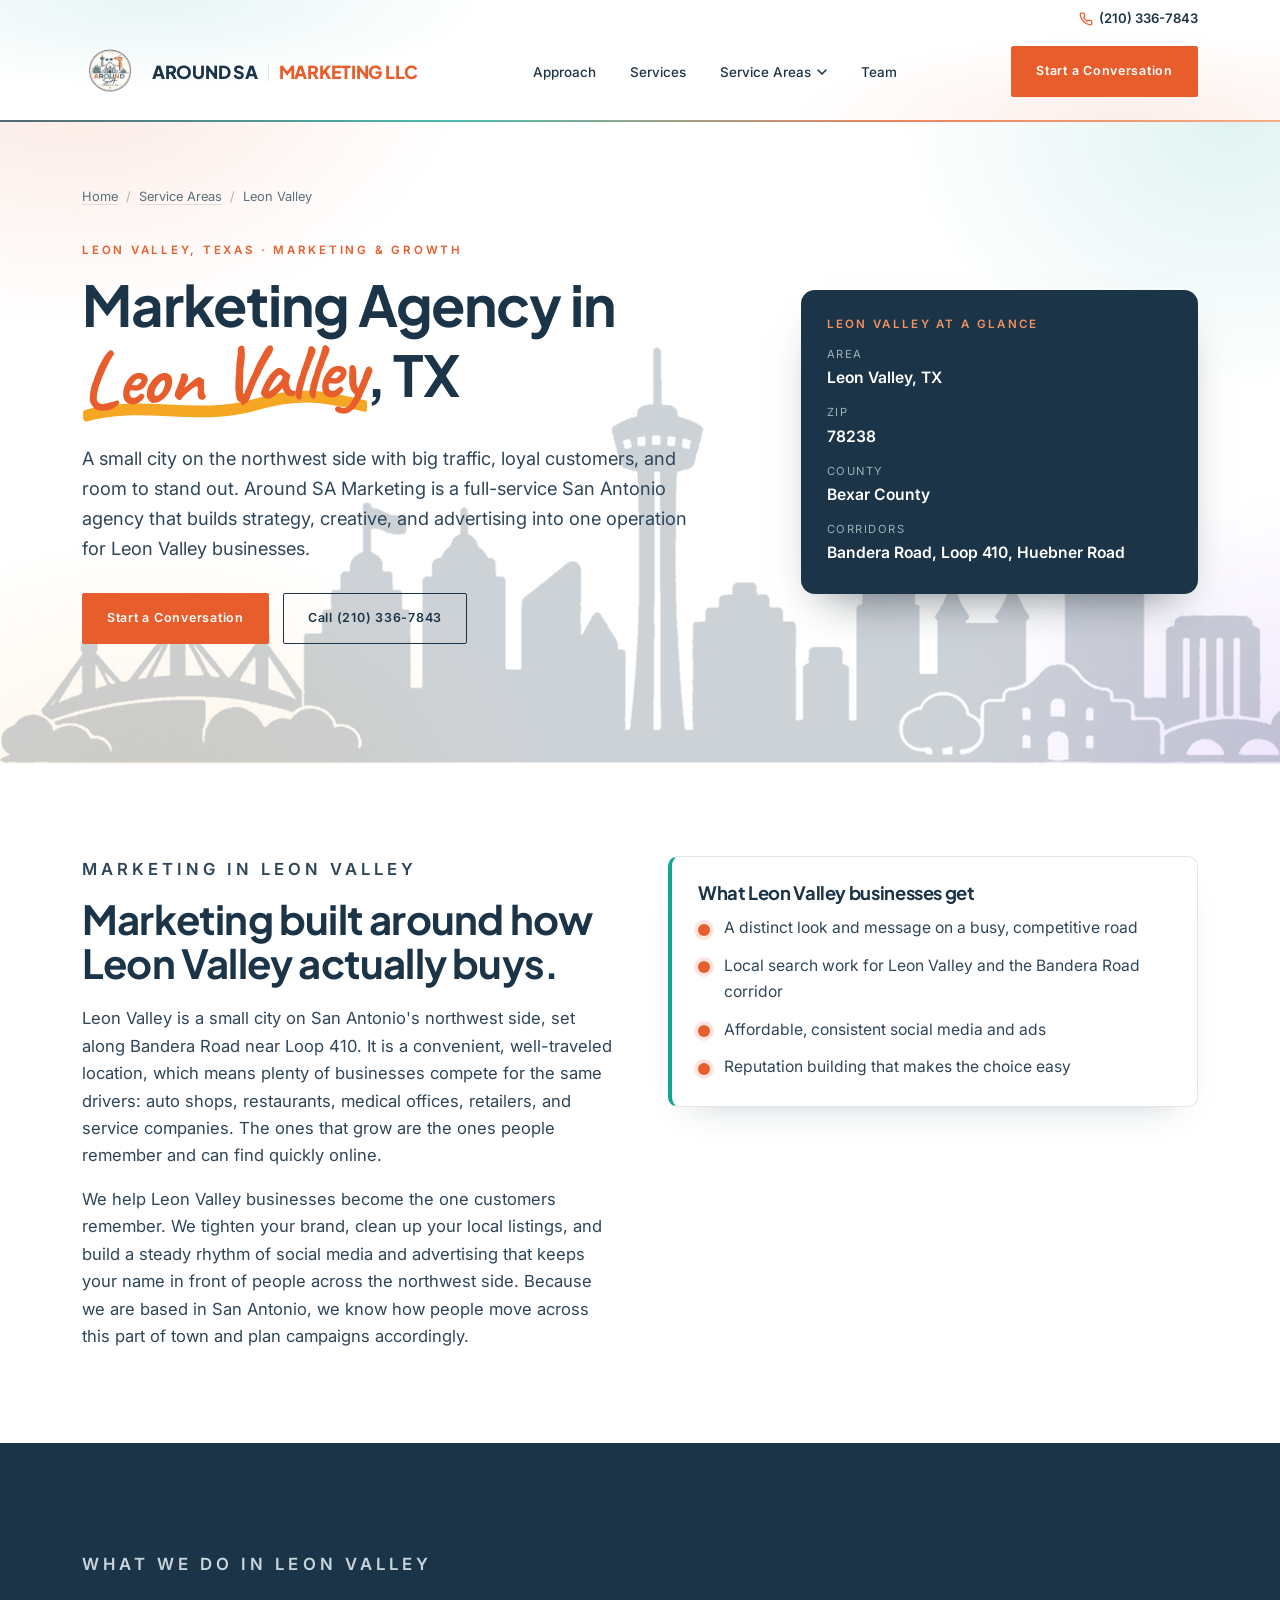
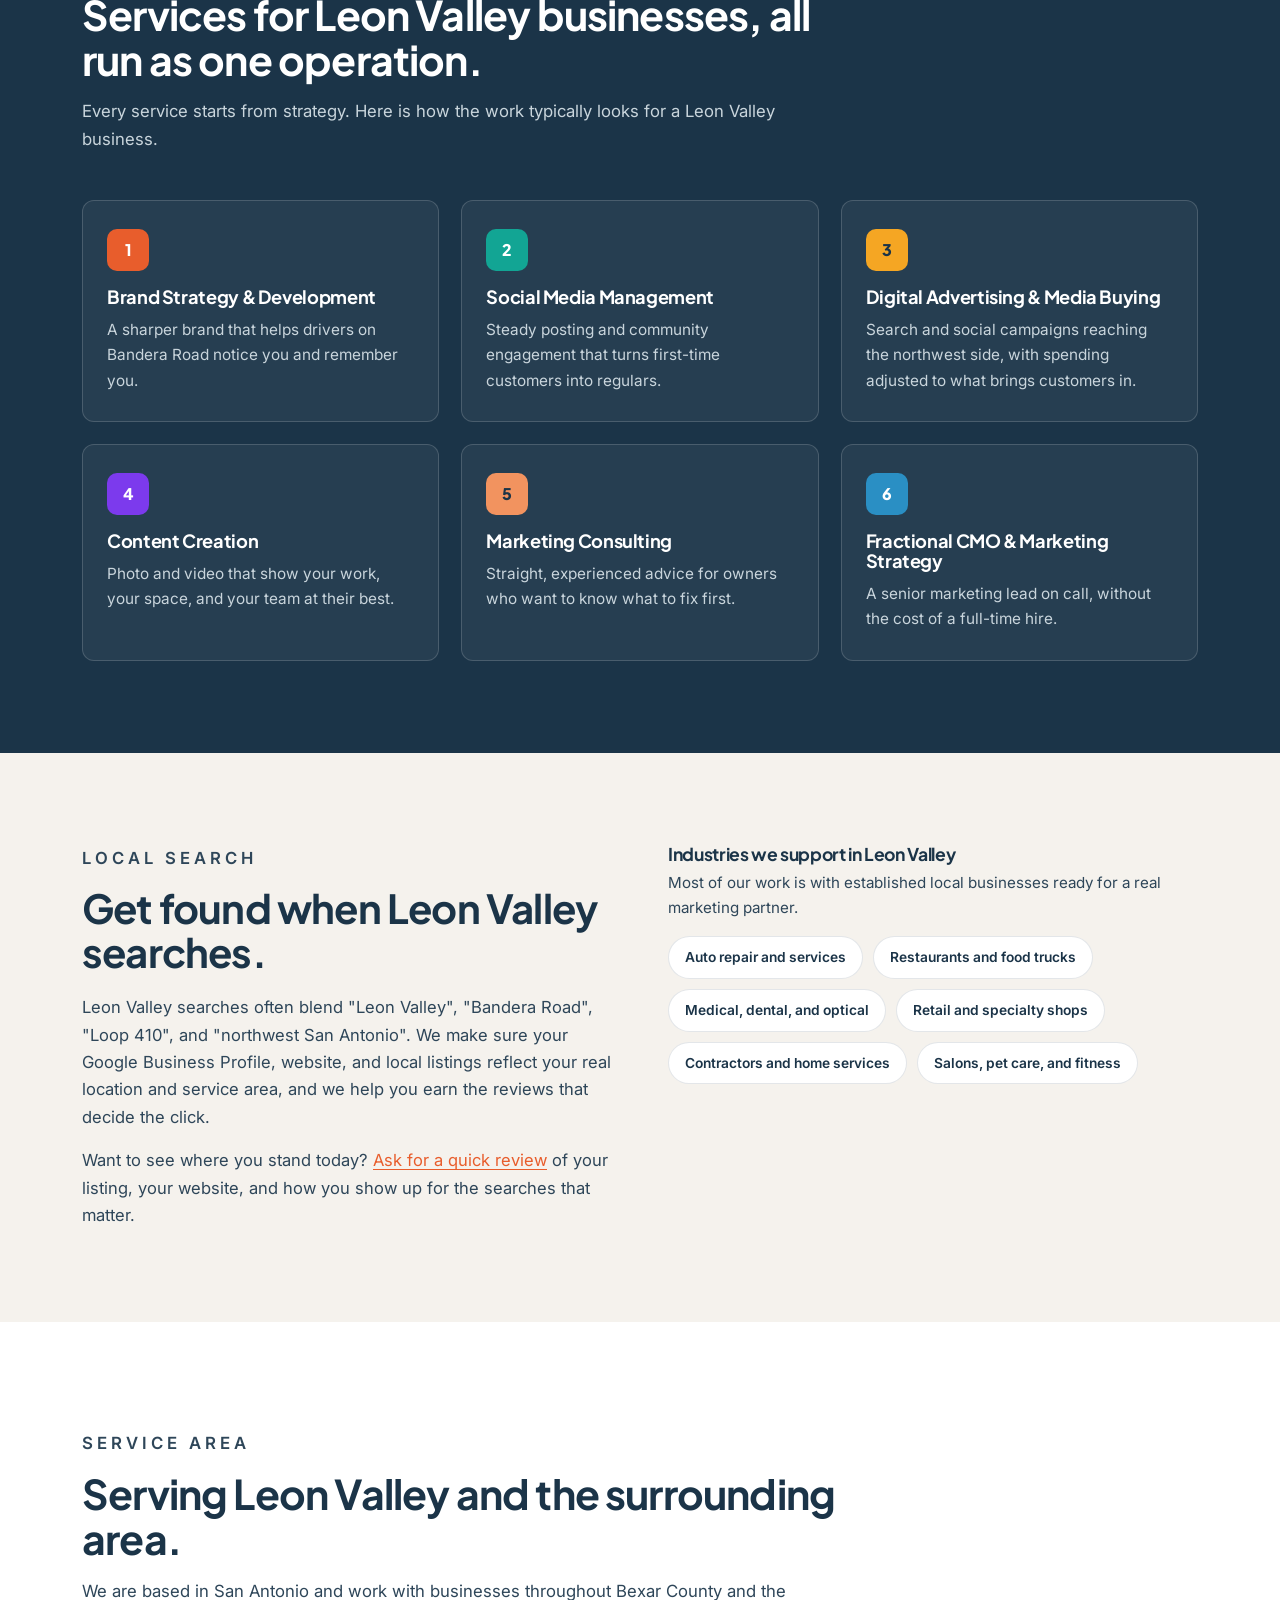
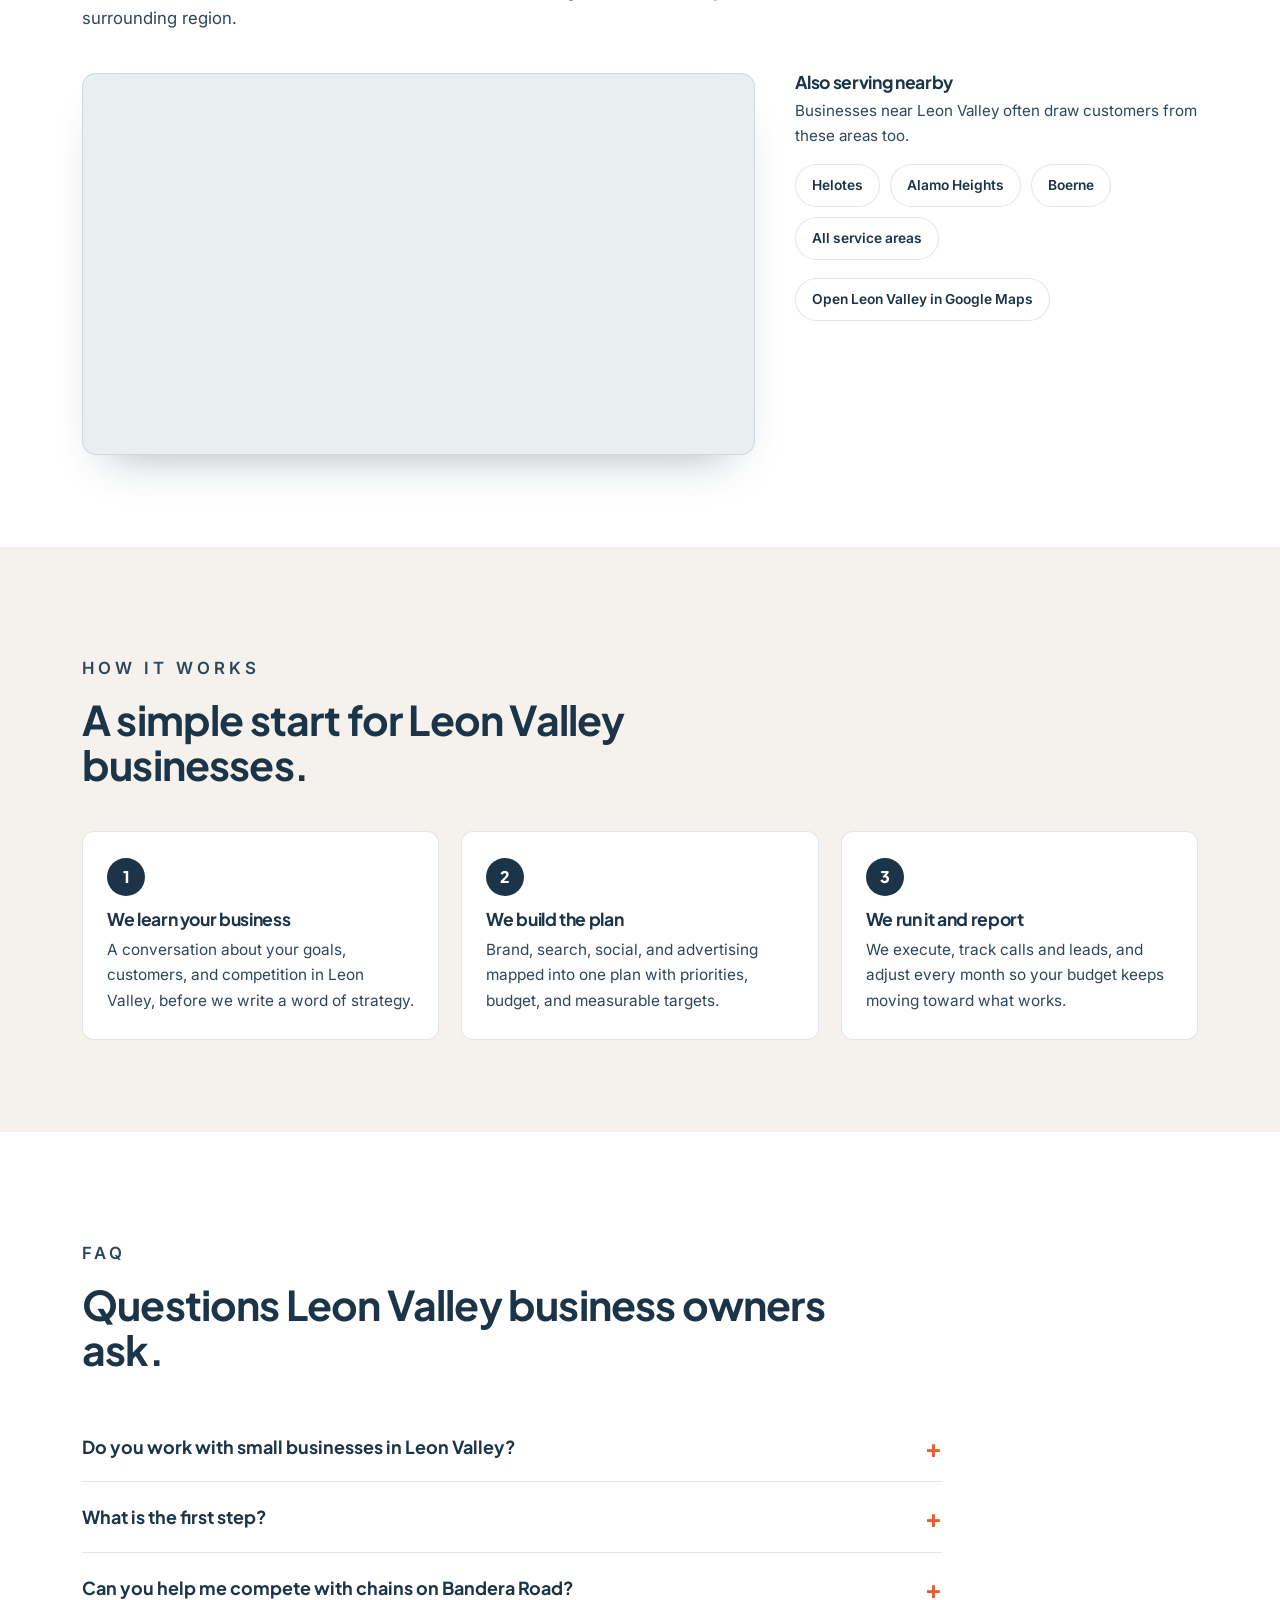
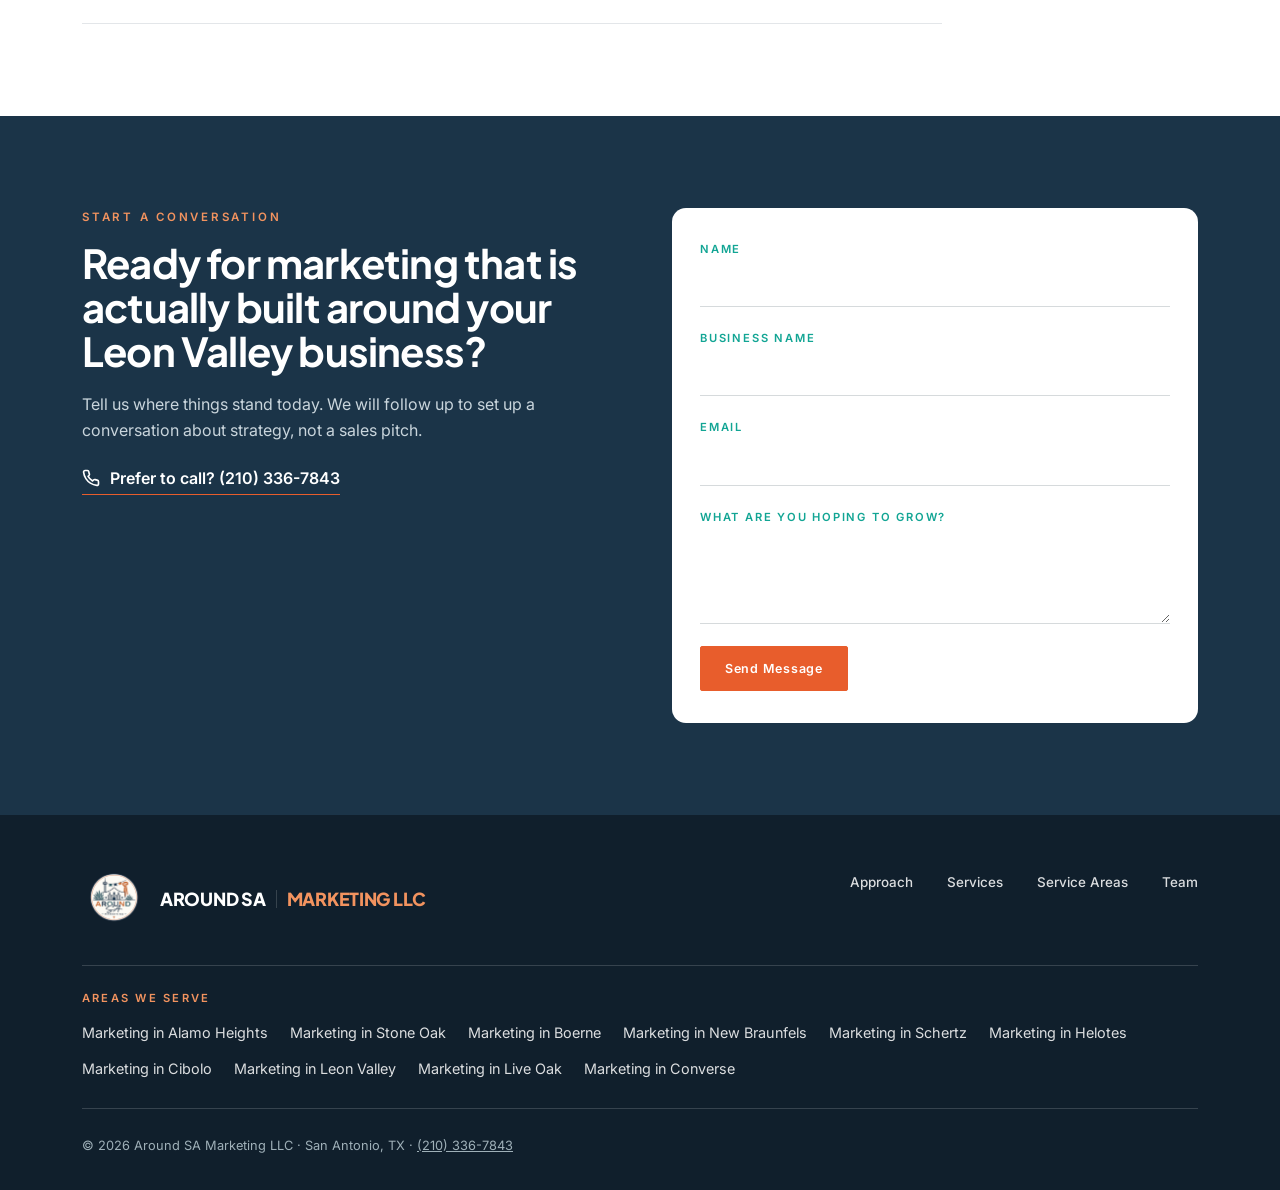
<file: areas/leon-valley/index.html>
<!DOCTYPE html>
<html lang="en">
<head>
<meta charset="UTF-8">
<meta name="viewport" content="width=device-width, initial-scale=1.0">
<meta name="color-scheme" content="light only">
<meta name="robots" content="index, follow, max-image-preview:large">
<title>Marketing Agency in Leon Valley, TX | Around SA Marketing</title>
<meta name="description" content="Marketing agency serving Leon Valley, TX. Local SEO, social media, advertising and brand strategy for businesses on Bandera Road and around Loop 410 on San Antonio&#x27;s northwest side.">
<link rel="canonical" href="https://www.aroundsamarketing.com/areas/leon-valley/">
<link rel="icon" type="image/png" href="/assets/favicon-180.png">
<link rel="apple-touch-icon" href="/assets/favicon-180.png">
<meta property="og:type" content="website">
<meta property="og:site_name" content="Around SA Marketing LLC">
<meta property="og:title" content="Marketing Agency in Leon Valley, TX | Around SA Marketing">
<meta property="og:description" content="Marketing agency serving Leon Valley, TX. Local SEO, social media, advertising and brand strategy for businesses on Bandera Road and around Loop 410 on San Antonio&#x27;s northwest side.">
<meta property="og:url" content="https://www.aroundsamarketing.com/areas/leon-valley/">
<meta property="og:locale" content="en_US">
<meta property="og:image" content="https://www.aroundsamarketing.com/og-image.jpg">
<meta name="twitter:card" content="summary_large_image">
<meta name="twitter:title" content="Marketing Agency in Leon Valley, TX | Around SA Marketing">
<meta name="twitter:description" content="Marketing agency serving Leon Valley, TX. Local SEO, social media, advertising and brand strategy for businesses on Bandera Road and around Loop 410 on San Antonio&#x27;s northwest side.">
<meta name="twitter:image" content="https://www.aroundsamarketing.com/og-image.jpg">
<link rel="preconnect" href="https://fonts.googleapis.com"><link rel="preconnect" href="https://fonts.gstatic.com" crossorigin><link href="https://fonts.googleapis.com/css2?family=Plus+Jakarta+Sans:wght@500;600;700;800&family=Caveat:wght@600;700&family=Instrument+Serif:ital@0;1&family=Inter:wght@300;400;500;600;700&display=swap" rel="stylesheet">
<link rel="stylesheet" href="/assets/area.css">
<script type="application/ld+json">{"@context": "https://schema.org", "@graph": [{"@type": "MarketingAgency", "@id": "https://www.aroundsamarketing.com/#agency", "name": "Around SA Marketing LLC", "url": "https://www.aroundsamarketing.com/", "telephone": "+12103367843", "image": "https://www.aroundsamarketing.com/og-image.jpg", "address": {"@type": "PostalAddress", "addressLocality": "San Antonio", "addressRegion": "TX", "addressCountry": "US"}}, {"@type": "WebPage", "@id": "https://www.aroundsamarketing.com/areas/leon-valley/#page", "url": "https://www.aroundsamarketing.com/areas/leon-valley/", "name": "Marketing Agency in Leon Valley, TX | Around SA Marketing", "description": "Marketing agency serving Leon Valley, TX. Local SEO, social media, advertising and brand strategy for businesses on Bandera Road and around Loop 410 on San Antonio's northwest side.", "about": {"@id": "https://www.aroundsamarketing.com/areas/leon-valley/#service"}}, {"@type": "Service", "@id": "https://www.aroundsamarketing.com/areas/leon-valley/#service", "name": "Marketing services in Leon Valley, TX", "serviceType": "Marketing agency services", "provider": {"@id": "https://www.aroundsamarketing.com/#agency"}, "areaServed": {"@type": "City", "name": "Leon Valley", "containedInPlace": {"@type": "State", "name": "Texas"}, "geo": {"@type": "GeoCoordinates", "latitude": 29.4966, "longitude": -98.6212}}, "description": "Marketing agency serving Leon Valley, TX. Local SEO, social media, advertising and brand strategy for businesses on Bandera Road and around Loop 410 on San Antonio's northwest side.", "hasOfferCatalog": {"@type": "OfferCatalog", "name": "Marketing services", "itemListElement": [{"@type": "Offer", "itemOffered": {"@type": "Service", "name": "Brand Strategy & Development"}}, {"@type": "Offer", "itemOffered": {"@type": "Service", "name": "Social Media Management"}}, {"@type": "Offer", "itemOffered": {"@type": "Service", "name": "Digital Advertising & Media Buying"}}, {"@type": "Offer", "itemOffered": {"@type": "Service", "name": "Content Creation"}}, {"@type": "Offer", "itemOffered": {"@type": "Service", "name": "Marketing Consulting"}}, {"@type": "Offer", "itemOffered": {"@type": "Service", "name": "Fractional CMO & Marketing Strategy"}}]}}, {"@type": "BreadcrumbList", "itemListElement": [{"@type": "ListItem", "position": 1, "name": "Home", "item": "https://www.aroundsamarketing.com/"}, {"@type": "ListItem", "position": 2, "name": "Service Areas", "item": "https://www.aroundsamarketing.com/areas/"}, {"@type": "ListItem", "position": 3, "name": "Leon Valley", "item": "https://www.aroundsamarketing.com/areas/leon-valley/"}]}, {"@type": "FAQPage", "mainEntity": [{"@type": "Question", "name": "Do you work with small businesses in Leon Valley?", "acceptedAnswer": {"@type": "Answer", "text": "Yes. Small and mid-size local businesses are most of our clients, and we scale the plan to your budget."}}, {"@type": "Question", "name": "What is the first step?", "acceptedAnswer": {"@type": "Answer", "text": "A short conversation about your goals, followed by a review of your listing, website, and current marketing. Then we recommend what to do first."}}, {"@type": "Question", "name": "Can you help me compete with chains on Bandera Road?", "acceptedAnswer": {"@type": "Answer", "text": "Yes. Independents win with a strong local brand, great reviews, and consistent visibility, and we build all three."}}]}]}</script>
</head>
<body>
<a class="skip" href="#main">Skip to content</a>
<header>
  <div class="header-top"><a class="header-phone" href="tel:+12103367843"><svg viewBox="0 0 24 24" fill="none" stroke="currentColor" stroke-width="2.2" stroke-linecap="round" stroke-linejoin="round" aria-hidden="true"><path d="M22 16.92v3a2 2 0 0 1-2.18 2 19.79 19.79 0 0 1-8.63-3.07 19.5 19.5 0 0 1-6-6 19.79 19.79 0 0 1-3.07-8.67A2 2 0 0 1 4.11 2h3a2 2 0 0 1 2 1.72c.13.96.36 1.9.7 2.81a2 2 0 0 1-.45 2.11L8.09 9.91a16 16 0 0 0 6 6l1.27-1.27a2 2 0 0 1 2.11-.45c.91.34 1.85.57 2.81.7A2 2 0 0 1 22 16.92z"/></svg>(210) 336-7843</a></div>
  <div class="navrow">
    <a class="logo" href="/"><img src="/assets/logo.png" alt="Around SA Marketing LLC" width="56" height="56"><span class="logo-word">AROUND SA<span>MARKETING LLC</span></span></a>
    <nav class="links" aria-label="Primary">
      <a href="/#approach">Approach</a>
      <a href="/#services">Services</a>
      <div class="dropdown"><a class="dd-trigger" href="/areas/" aria-haspopup="true">Service Areas<svg width="10" height="10" viewBox="0 0 10 10" aria-hidden="true"><path d="M1 3l4 4 4-4" fill="none" stroke="currentColor" stroke-width="1.6" stroke-linecap="round" stroke-linejoin="round"/></svg></a><div class="dd-menu"><div class="dd-box"><a class="dd-all" href="/areas/">All service areas</a><a href="/areas/alamo-heights/">Alamo Heights</a><a href="/areas/stone-oak/">Stone Oak</a><a href="/areas/boerne/">Boerne</a><a href="/areas/new-braunfels/">New Braunfels</a><a href="/areas/schertz/">Schertz</a><a href="/areas/helotes/">Helotes</a><a href="/areas/cibolo/">Cibolo</a><a href="/areas/leon-valley/">Leon Valley</a><a href="/areas/live-oak/">Live Oak</a><a href="/areas/converse/">Converse</a></div></div></div>
      <a href="/#team">Team</a>
    </nav>
    <a class="btn solid" href="#contact">Start a Conversation</a>
    <button class="menuToggle" id="menuToggle" aria-label="Open menu" aria-expanded="false" aria-controls="mobilePanel"><span></span><span></span><span></span></button>
  </div>
  <nav class="mobile-panel" id="mobilePanel" aria-label="Mobile">
    <a href="/#approach">Approach</a>
    <a href="/#services">Services</a>
    <details class="mob-areas"><summary>Service Areas</summary><a href="/areas/">All service areas</a><a href="/areas/alamo-heights/">Alamo Heights</a><a href="/areas/stone-oak/">Stone Oak</a><a href="/areas/boerne/">Boerne</a><a href="/areas/new-braunfels/">New Braunfels</a><a href="/areas/schertz/">Schertz</a><a href="/areas/helotes/">Helotes</a><a href="/areas/cibolo/">Cibolo</a><a href="/areas/leon-valley/">Leon Valley</a><a href="/areas/live-oak/">Live Oak</a><a href="/areas/converse/">Converse</a></details>
    <a href="/#team">Team</a>
    <a class="btn solid" href="#contact">Start a Conversation</a>
  </nav>
</header>
<main id="main">
<section class="hero">
  <img class="hero-sky" src="/assets/skyline.png" alt="" aria-hidden="true" width="2700" height="834">
  <div class="wrap">
    <nav class="crumbs" aria-label="Breadcrumb"><ol><li><a href="/">Home</a></li><li><a href="/areas/">Service Areas</a></li><li aria-current="page">Leon Valley</li></ol></nav>
    <div class="hero-grid">
      <div>
        <p class="eyebrow">Leon Valley, Texas &middot; Marketing &amp; Growth</p>
        <h1>Marketing Agency in <em>Leon Valley</em>, TX</h1>
        <p class="lead">A small city on the northwest side with big traffic, loyal customers, and room to stand out. Around SA Marketing is a full-service San Antonio agency that builds strategy, creative, and advertising into one operation for Leon Valley businesses.</p>
        <div class="hero-actions">
          <a class="btn solid" href="#contact">Start a Conversation</a>
          <a class="btn" href="tel:+12103367843">Call (210) 336-7843</a>
        </div>
      </div>
      <aside class="facts" aria-label="Leon Valley at a glance"><h2>Leon Valley at a glance</h2><dl><div><dt>Area</dt><dd>Leon Valley, TX</dd></div><div><dt>ZIP</dt><dd>78238</dd></div><div><dt>County</dt><dd>Bexar County</dd></div><div><dt>Corridors</dt><dd>Bandera Road, Loop 410, Huebner Road</dd></div></dl></aside>
    </div>
  </div>
</section>
<section>
  <div class="wrap two">
    <div class="prose">
      <p class="eyebrow">Marketing In Leon Valley</p>
      <h2>Marketing built around how Leon Valley actually buys.</h2>
      <p>Leon Valley is a small city on San Antonio&#x27;s northwest side, set along Bandera Road near Loop 410. It is a convenient, well-traveled location, which means plenty of businesses compete for the same drivers: auto shops, restaurants, medical offices, retailers, and service companies. The ones that grow are the ones people remember and can find quickly online.</p><p>We help Leon Valley businesses become the one customers remember. We tighten your brand, clean up your local listings, and build a steady rhythm of social media and advertising that keeps your name in front of people across the northwest side. Because we are based in San Antonio, we know how people move across this part of town and plan campaigns accordingly.</p>
    </div>
    <div class="callout">
      <h3>What Leon Valley businesses get</h3>
      <ul><li>A distinct look and message on a busy, competitive road</li><li>Local search work for Leon Valley and the Bandera Road corridor</li><li>Affordable, consistent social media and ads</li><li>Reputation building that makes the choice easy</li></ul>
    </div>
  </div>
</section>
<section class="on-dark">
  <div class="wrap">
    <div class="section-head">
      <p class="eyebrow">What We Do In Leon Valley</p>
      <h2>Services for Leon Valley businesses, all run as one operation.</h2>
      <p>Every service starts from strategy. Here is how the work typically looks for a Leon Valley business.</p>
    </div>
    <div class="cards"><article class="card"><div class="chip" aria-hidden="true">1</div><h3>Brand Strategy &amp; Development</h3><p>A sharper brand that helps drivers on Bandera Road notice you and remember you.</p></article><article class="card"><div class="chip" aria-hidden="true">2</div><h3>Social Media Management</h3><p>Steady posting and community engagement that turns first-time customers into regulars.</p></article><article class="card"><div class="chip" aria-hidden="true">3</div><h3>Digital Advertising &amp; Media Buying</h3><p>Search and social campaigns reaching the northwest side, with spending adjusted to what brings customers in.</p></article><article class="card"><div class="chip" aria-hidden="true">4</div><h3>Content Creation</h3><p>Photo and video that show your work, your space, and your team at their best.</p></article><article class="card"><div class="chip" aria-hidden="true">5</div><h3>Marketing Consulting</h3><p>Straight, experienced advice for owners who want to know what to fix first.</p></article><article class="card"><div class="chip" aria-hidden="true">6</div><h3>Fractional CMO &amp; Marketing Strategy</h3><p>A senior marketing lead on call, without the cost of a full-time hire.</p></article></div>
  </div>
</section>
<section class="alt">
  <div class="wrap two">
    <div class="prose">
      <p class="eyebrow">Local Search</p>
      <h2>Get found when Leon Valley searches.</h2>
      <p>Leon Valley searches often blend &quot;Leon Valley&quot;, &quot;Bandera Road&quot;, &quot;Loop 410&quot;, and &quot;northwest San Antonio&quot;. We make sure your Google Business Profile, website, and local listings reflect your real location and service area, and we help you earn the reviews that decide the click.</p>
      <p>Want to see where you stand today? <a href="#contact">Ask for a quick review</a> of your listing, your website, and how you show up for the searches that matter.</p>
    </div>
    <div class="near">
      <h3>Industries we support in Leon Valley</h3>
      <p>Most of our work is with established local businesses ready for a real marketing partner.</p>
      <ul><li><span style="display:inline-block;padding:9px 16px;border:1px solid var(--line-light);border-radius:999px;font-weight:600;font-size:.86rem;background:#fff;">Auto repair and services</span></li><li><span style="display:inline-block;padding:9px 16px;border:1px solid var(--line-light);border-radius:999px;font-weight:600;font-size:.86rem;background:#fff;">Restaurants and food trucks</span></li><li><span style="display:inline-block;padding:9px 16px;border:1px solid var(--line-light);border-radius:999px;font-weight:600;font-size:.86rem;background:#fff;">Medical, dental, and optical</span></li><li><span style="display:inline-block;padding:9px 16px;border:1px solid var(--line-light);border-radius:999px;font-weight:600;font-size:.86rem;background:#fff;">Retail and specialty shops</span></li><li><span style="display:inline-block;padding:9px 16px;border:1px solid var(--line-light);border-radius:999px;font-weight:600;font-size:.86rem;background:#fff;">Contractors and home services</span></li><li><span style="display:inline-block;padding:9px 16px;border:1px solid var(--line-light);border-radius:999px;font-weight:600;font-size:.86rem;background:#fff;">Salons, pet care, and fitness</span></li></ul>
    </div>
  </div>
</section>
<section>
  <div class="wrap">
    <div class="section-head">
      <p class="eyebrow">Service Area</p>
      <h2>Serving Leon Valley and the surrounding area.</h2>
      <p>We are based in San Antonio and work with businesses throughout Bexar County and the surrounding region.</p>
    </div>
    <div class="map-grid">
      <div class="map-frame"><iframe title="Map of Leon Valley, Texas" loading="lazy" referrerpolicy="no-referrer-when-downgrade" src="https://www.google.com/maps?q=Leon+Valley%2C+TX&amp;z=12&amp;output=embed"></iframe></div>
      <div class="near">
        <h3>Also serving nearby</h3>
        <p>Businesses near Leon Valley often draw customers from these areas too.</p>
        <ul><li><a href="/areas/helotes/">Helotes</a></li><li><a href="/areas/alamo-heights/">Alamo Heights</a></li><li><a href="/areas/boerne/">Boerne</a></li><li><a href="/areas/">All service areas</a></li></ul>
        <a class="maplink" href="https://www.google.com/maps/search/?api=1&amp;query=Leon+Valley%2C+TX" target="_blank" rel="noopener">Open Leon Valley in Google Maps</a>
      </div>
    </div>
  </div>
</section>
<section class="alt">
  <div class="wrap">
    <div class="section-head">
      <p class="eyebrow">How It Works</p>
      <h2>A simple start for Leon Valley businesses.</h2>
    </div>
    <div class="steps">
      <div class="step"><h3>We learn your business</h3><p>A conversation about your goals, customers, and competition in Leon Valley, before we write a word of strategy.</p></div>
      <div class="step"><h3>We build the plan</h3><p>Brand, search, social, and advertising mapped into one plan with priorities, budget, and measurable targets.</p></div>
      <div class="step"><h3>We run it and report</h3><p>We execute, track calls and leads, and adjust every month so your budget keeps moving toward what works.</p></div>
    </div>
  </div>
</section>
<section>
  <div class="wrap">
    <div class="section-head">
      <p class="eyebrow">FAQ</p>
      <h2>Questions Leon Valley business owners ask.</h2>
    </div>
    <div class="faq"><details><summary>Do you work with small businesses in Leon Valley?</summary><p>Yes. Small and mid-size local businesses are most of our clients, and we scale the plan to your budget.</p></details><details><summary>What is the first step?</summary><p>A short conversation about your goals, followed by a review of your listing, website, and current marketing. Then we recommend what to do first.</p></details><details><summary>Can you help me compete with chains on Bandera Road?</summary><p>Yes. Independents win with a strong local brand, great reviews, and consistent visibility, and we build all three.</p></details></div>
  </div>
</section>
<section class="on-dark" id="contact">
  <div class="wrap cta-grid">
    <div>
      <p class="eyebrow">Start A Conversation</p>
      <h2>Ready for marketing that is actually built around your Leon Valley business?</h2>
      <p>Tell us where things stand today. We will follow up to set up a conversation about strategy, not a sales pitch.</p>
      <a class="phone-link" href="tel:+12103367843"><svg width="18" height="18" viewBox="0 0 24 24" fill="none" stroke="currentColor" stroke-width="2.2" stroke-linecap="round" stroke-linejoin="round" aria-hidden="true"><path d="M22 16.92v3a2 2 0 0 1-2.18 2 19.79 19.79 0 0 1-8.63-3.07 19.5 19.5 0 0 1-6-6 19.79 19.79 0 0 1-3.07-8.67A2 2 0 0 1 4.11 2h3a2 2 0 0 1 2 1.72c.13.96.36 1.9.7 2.81a2 2 0 0 1-.45 2.11L8.09 9.91a16 16 0 0 0 6 6l1.27-1.27a2 2 0 0 1 2.11-.45c.91.34 1.85.57 2.81.7A2 2 0 0 1 22 16.92z"/></svg>Prefer to call? (210) 336-7843</a>
    </div>
    <form id="areaForm" name="contact" method="POST" action="/" data-netlify="true" netlify-honeypot="bot-field">
      <input type="hidden" name="form-name" value="contact">
      <input type="hidden" name="source_page" value="">
      <div style="position:absolute;left:-5000px;" aria-hidden="true"><label>Leave this empty: <input name="bot-field" tabindex="-1" autocomplete="off"></label></div>
      <div class="field"><label for="name">Name</label><input id="name" name="name" type="text" required autocomplete="name"></div>
      <div class="field"><label for="business">Business Name</label><input id="business" name="business" type="text" required autocomplete="organization"></div>
      <div class="field"><label for="email">Email</label><input id="email" name="email" type="email" required autocomplete="email"></div>
      <div class="field"><label for="goal">What Are You Hoping To Grow?</label><textarea id="goal" name="goal"></textarea></div>
      <button class="btn solid" type="submit">Send Message</button>
      <p class="form-note" id="formNote" role="status" aria-live="polite"></p>
    </form>
  </div>
</section>
</main>
<footer>
  <div class="wrap">
    <div class="footer-top">
      <a class="logo" href="/"><img src="/assets/logo.png" alt="Around SA Marketing LLC" width="64" height="64" loading="lazy"><span class="logo-word">AROUND SA<span>MARKETING LLC</span></span></a>
      <nav class="links" aria-label="Footer">
        <a href="/#approach">Approach</a>
        <a href="/#services">Services</a>
        <a href="/areas/">Service Areas</a>
        <a href="/#team">Team</a>
      </nav>
    </div>
    <div class="foot-areas">
      <h2>Areas We Serve</h2>
      <ul><li><a href="/areas/alamo-heights/">Marketing in Alamo Heights</a></li><li><a href="/areas/stone-oak/">Marketing in Stone Oak</a></li><li><a href="/areas/boerne/">Marketing in Boerne</a></li><li><a href="/areas/new-braunfels/">Marketing in New Braunfels</a></li><li><a href="/areas/schertz/">Marketing in Schertz</a></li><li><a href="/areas/helotes/">Marketing in Helotes</a></li><li><a href="/areas/cibolo/">Marketing in Cibolo</a></li><li><a href="/areas/leon-valley/">Marketing in Leon Valley</a></li><li><a href="/areas/live-oak/">Marketing in Live Oak</a></li><li><a href="/areas/converse/">Marketing in Converse</a></li></ul>
    </div>
    <div class="foot-bottom">
      <span>&copy; 2026 Around SA Marketing LLC &middot; San Antonio, TX &middot; <a href="tel:+12103367843" class="foot-phone">(210) 336-7843</a></span>
    </div>
  </div>
</footer>
<script src="/assets/site.js" defer></script>
</body>
</html>
</file>
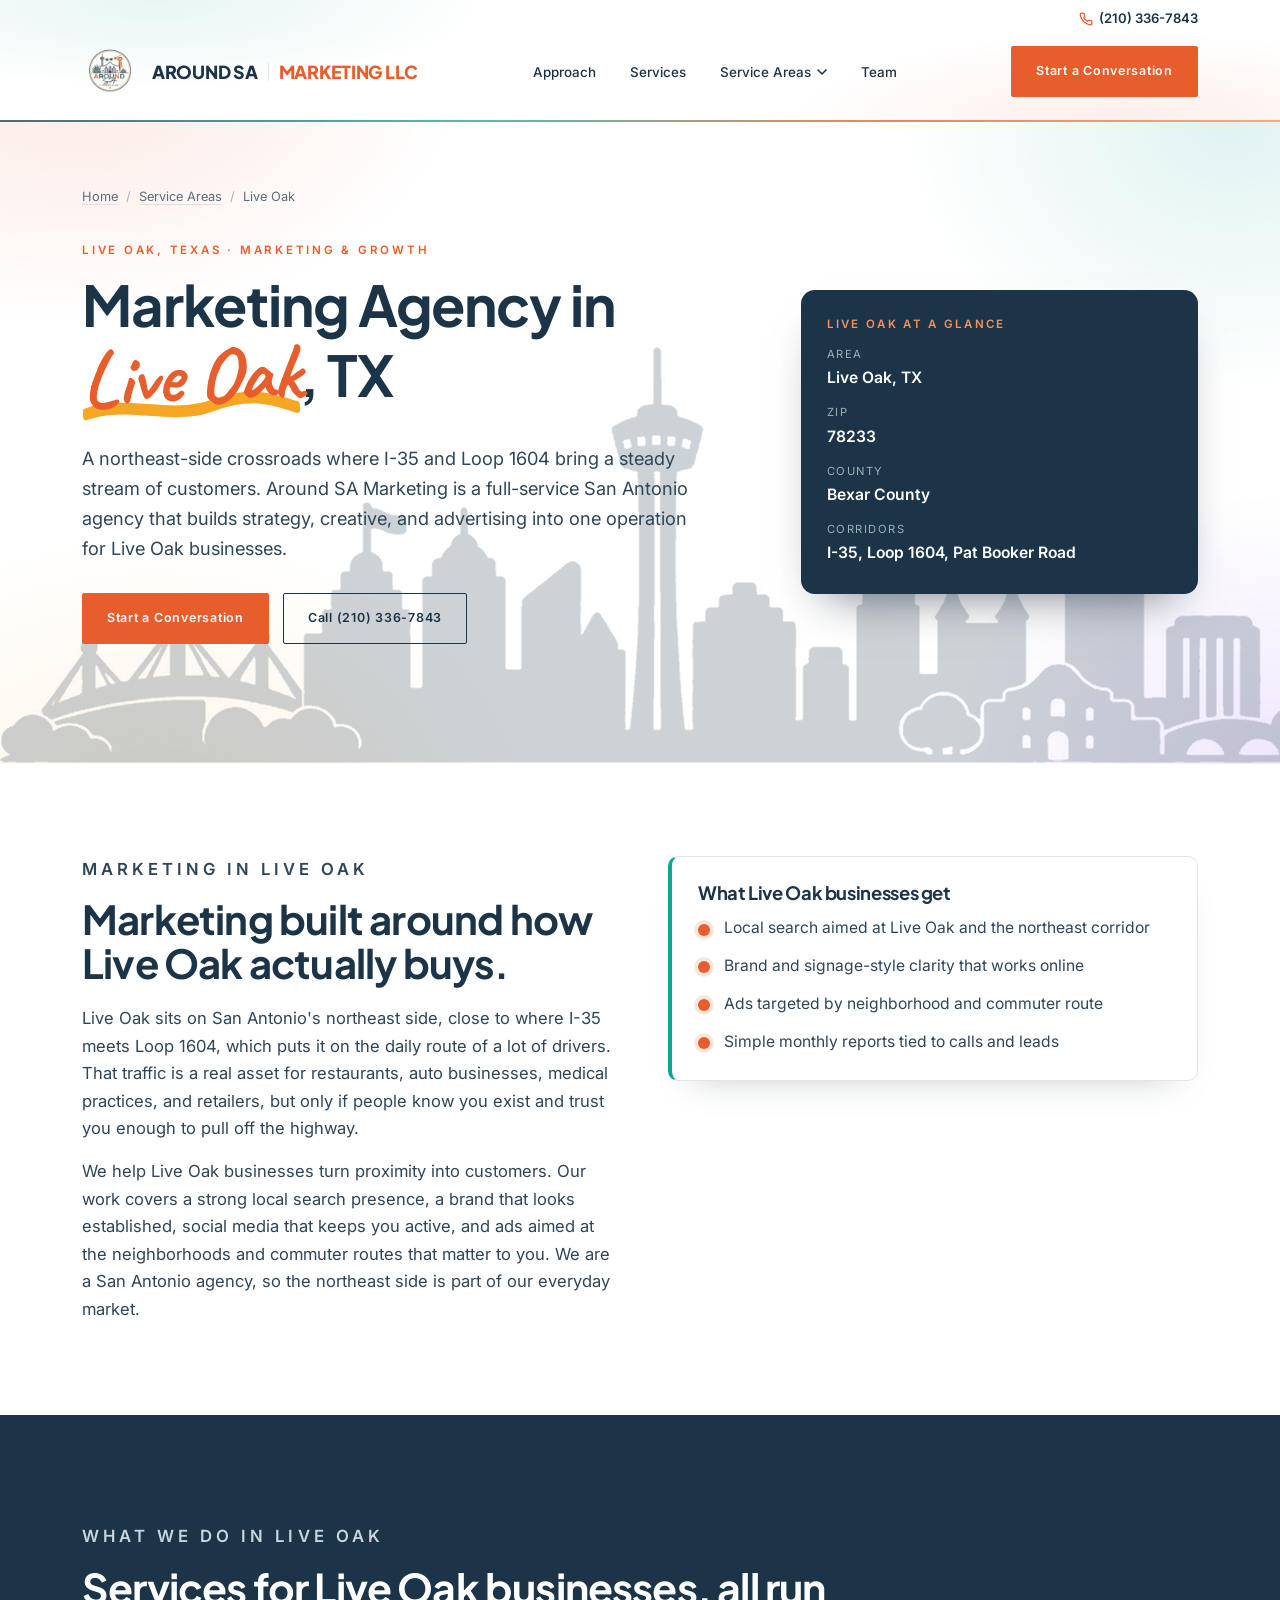
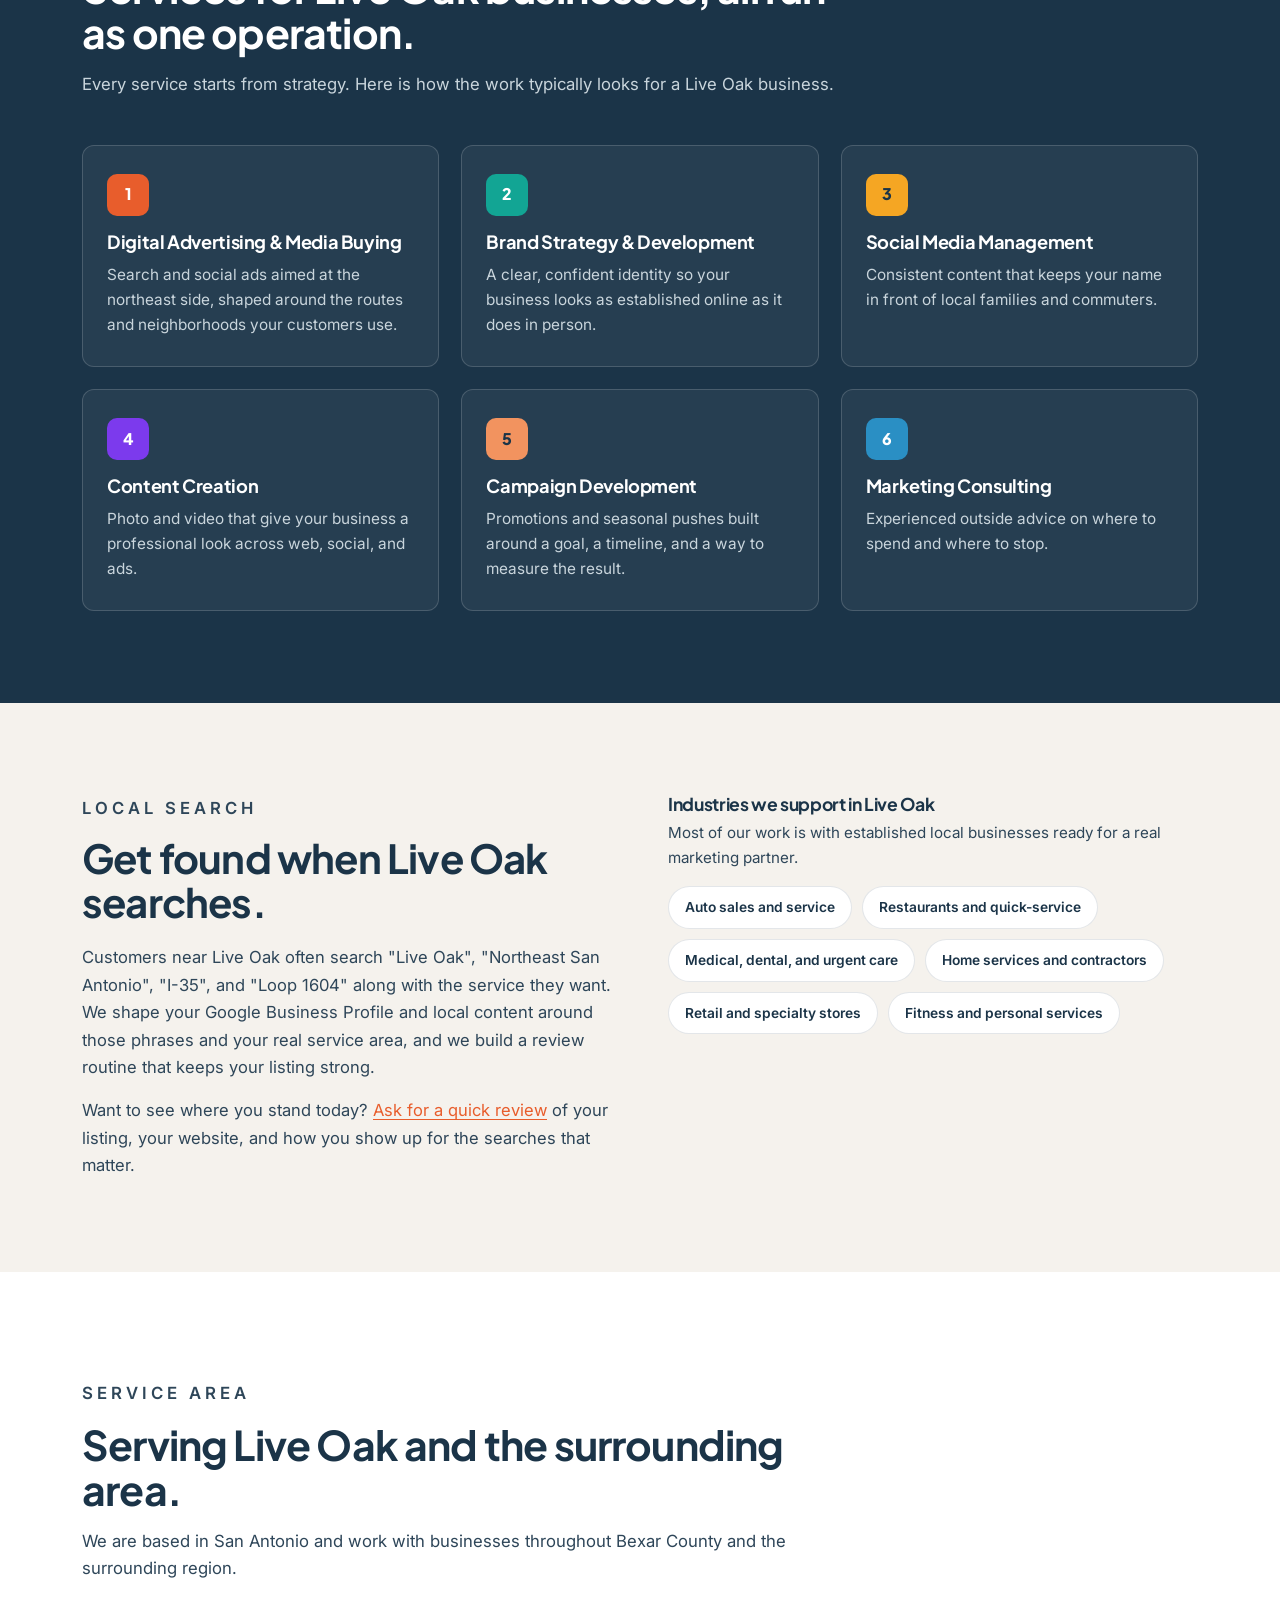
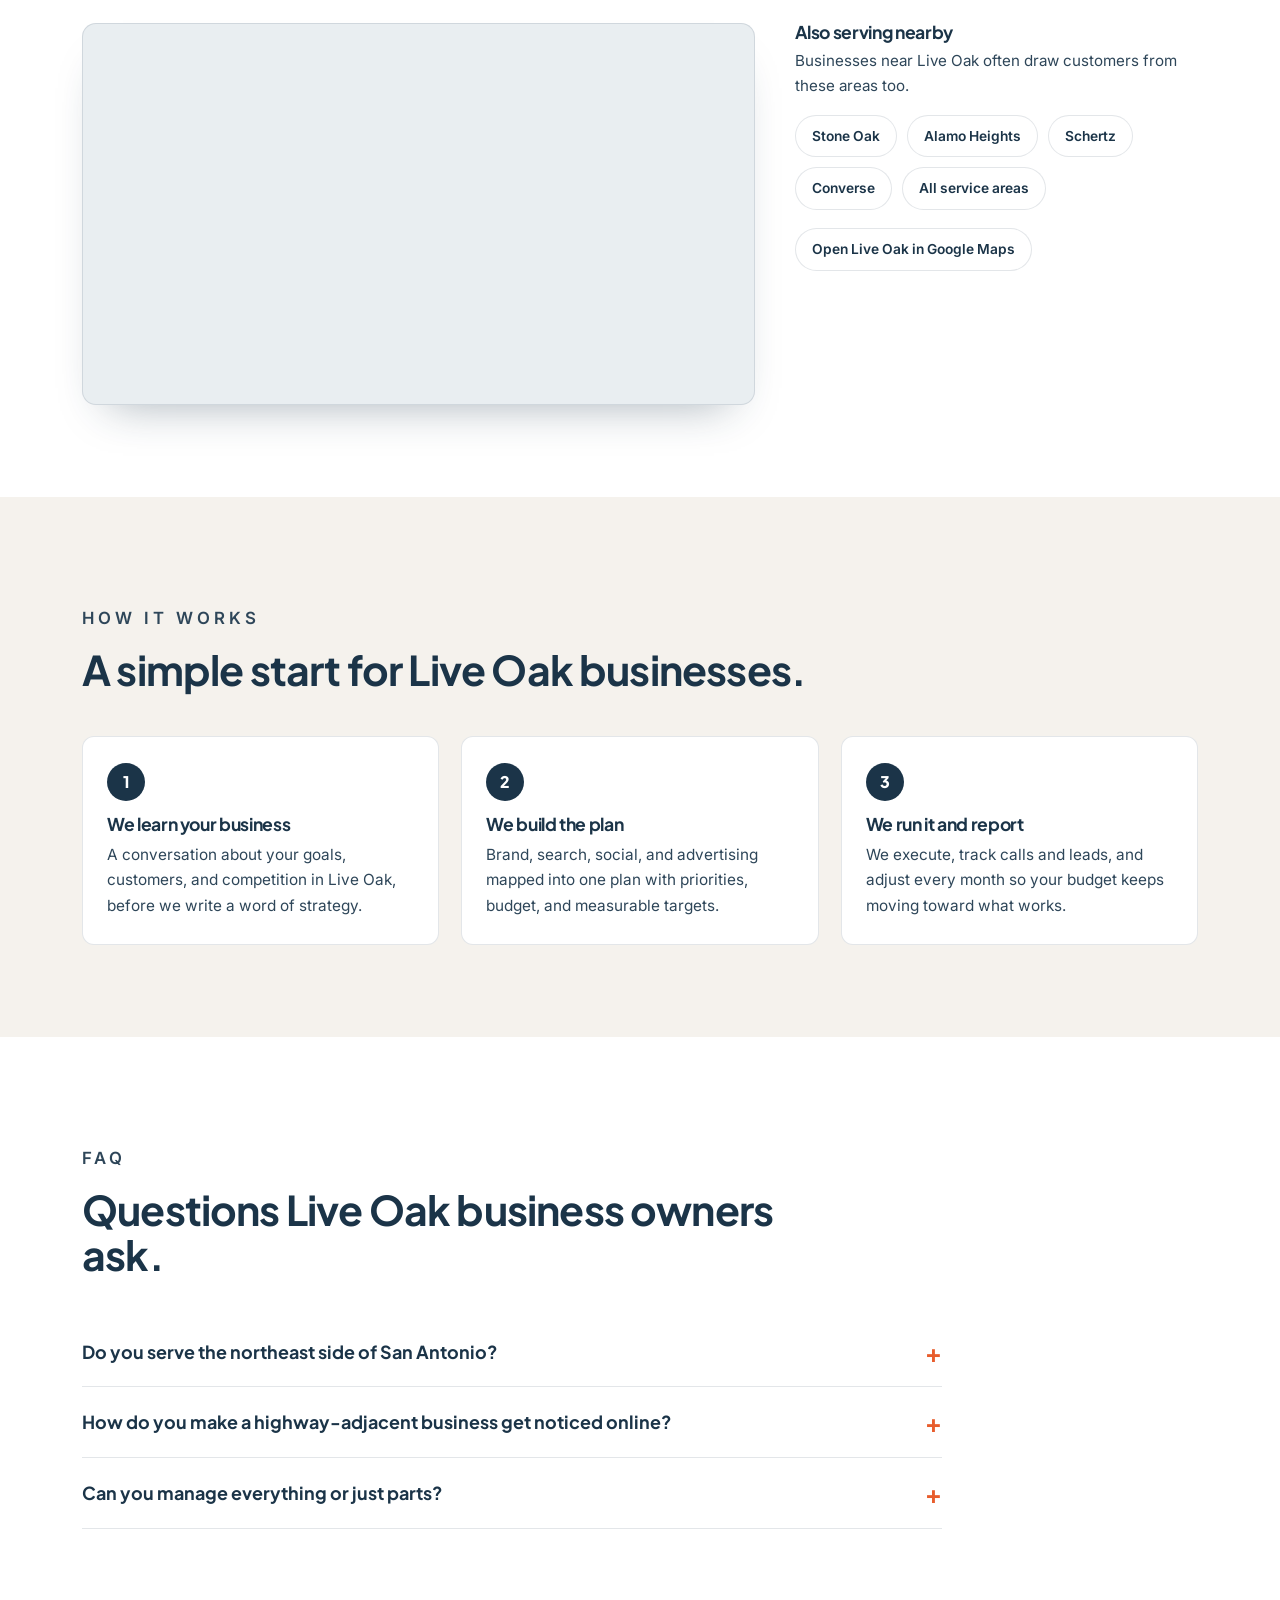
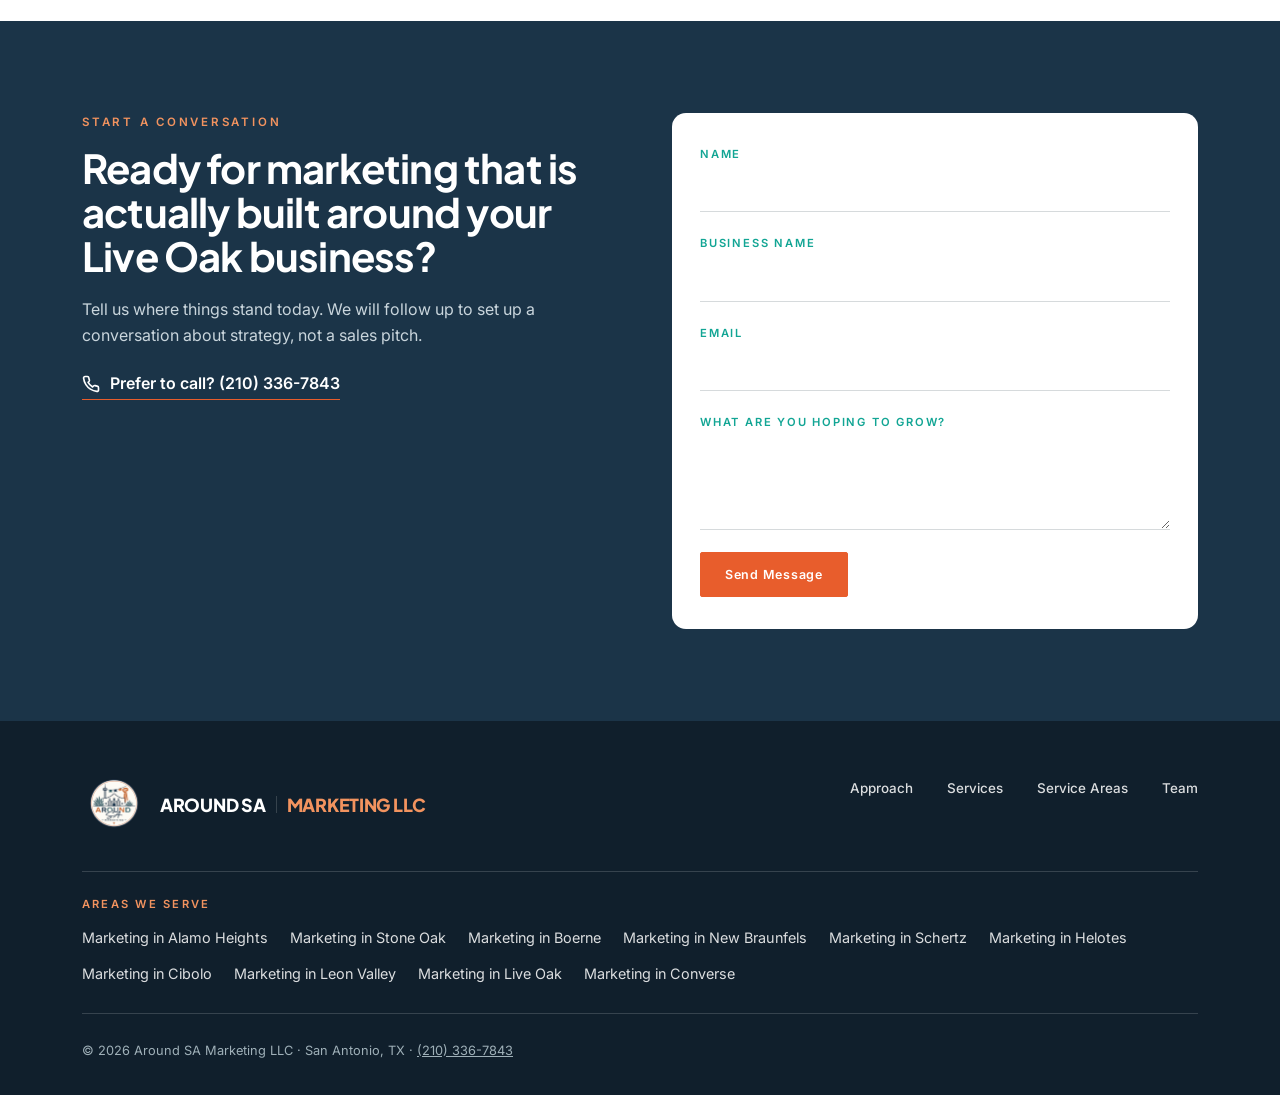
<file: areas/live-oak/index.html>
<!DOCTYPE html>
<html lang="en">
<head>
<meta charset="UTF-8">
<meta name="viewport" content="width=device-width, initial-scale=1.0">
<meta name="color-scheme" content="light only">
<meta name="robots" content="index, follow, max-image-preview:large">
<title>Marketing Agency in Live Oak, TX | Around SA Marketing</title>
<meta name="description" content="Marketing agency serving Live Oak, TX. Local SEO, social media, paid advertising and brand strategy for businesses near I-35, Loop 1604 and San Antonio&#x27;s northeast side.">
<link rel="canonical" href="https://www.aroundsamarketing.com/areas/live-oak/">
<link rel="icon" type="image/png" href="/assets/favicon-180.png">
<link rel="apple-touch-icon" href="/assets/favicon-180.png">
<meta property="og:type" content="website">
<meta property="og:site_name" content="Around SA Marketing LLC">
<meta property="og:title" content="Marketing Agency in Live Oak, TX | Around SA Marketing">
<meta property="og:description" content="Marketing agency serving Live Oak, TX. Local SEO, social media, paid advertising and brand strategy for businesses near I-35, Loop 1604 and San Antonio&#x27;s northeast side.">
<meta property="og:url" content="https://www.aroundsamarketing.com/areas/live-oak/">
<meta property="og:locale" content="en_US">
<meta property="og:image" content="https://www.aroundsamarketing.com/og-image.jpg">
<meta name="twitter:card" content="summary_large_image">
<meta name="twitter:title" content="Marketing Agency in Live Oak, TX | Around SA Marketing">
<meta name="twitter:description" content="Marketing agency serving Live Oak, TX. Local SEO, social media, paid advertising and brand strategy for businesses near I-35, Loop 1604 and San Antonio&#x27;s northeast side.">
<meta name="twitter:image" content="https://www.aroundsamarketing.com/og-image.jpg">
<link rel="preconnect" href="https://fonts.googleapis.com"><link rel="preconnect" href="https://fonts.gstatic.com" crossorigin><link href="https://fonts.googleapis.com/css2?family=Plus+Jakarta+Sans:wght@500;600;700;800&family=Caveat:wght@600;700&family=Instrument+Serif:ital@0;1&family=Inter:wght@300;400;500;600;700&display=swap" rel="stylesheet">
<link rel="stylesheet" href="/assets/area.css">
<script type="application/ld+json">{"@context": "https://schema.org", "@graph": [{"@type": "MarketingAgency", "@id": "https://www.aroundsamarketing.com/#agency", "name": "Around SA Marketing LLC", "url": "https://www.aroundsamarketing.com/", "telephone": "+12103367843", "image": "https://www.aroundsamarketing.com/og-image.jpg", "address": {"@type": "PostalAddress", "addressLocality": "San Antonio", "addressRegion": "TX", "addressCountry": "US"}}, {"@type": "WebPage", "@id": "https://www.aroundsamarketing.com/areas/live-oak/#page", "url": "https://www.aroundsamarketing.com/areas/live-oak/", "name": "Marketing Agency in Live Oak, TX | Around SA Marketing", "description": "Marketing agency serving Live Oak, TX. Local SEO, social media, paid advertising and brand strategy for businesses near I-35, Loop 1604 and San Antonio's northeast side.", "about": {"@id": "https://www.aroundsamarketing.com/areas/live-oak/#service"}}, {"@type": "Service", "@id": "https://www.aroundsamarketing.com/areas/live-oak/#service", "name": "Marketing services in Live Oak, TX", "serviceType": "Marketing agency services", "provider": {"@id": "https://www.aroundsamarketing.com/#agency"}, "areaServed": {"@type": "City", "name": "Live Oak", "containedInPlace": {"@type": "State", "name": "Texas"}, "geo": {"@type": "GeoCoordinates", "latitude": 29.5663, "longitude": -98.3361}}, "description": "Marketing agency serving Live Oak, TX. Local SEO, social media, paid advertising and brand strategy for businesses near I-35, Loop 1604 and San Antonio's northeast side.", "hasOfferCatalog": {"@type": "OfferCatalog", "name": "Marketing services", "itemListElement": [{"@type": "Offer", "itemOffered": {"@type": "Service", "name": "Digital Advertising & Media Buying"}}, {"@type": "Offer", "itemOffered": {"@type": "Service", "name": "Brand Strategy & Development"}}, {"@type": "Offer", "itemOffered": {"@type": "Service", "name": "Social Media Management"}}, {"@type": "Offer", "itemOffered": {"@type": "Service", "name": "Content Creation"}}, {"@type": "Offer", "itemOffered": {"@type": "Service", "name": "Campaign Development"}}, {"@type": "Offer", "itemOffered": {"@type": "Service", "name": "Marketing Consulting"}}]}}, {"@type": "BreadcrumbList", "itemListElement": [{"@type": "ListItem", "position": 1, "name": "Home", "item": "https://www.aroundsamarketing.com/"}, {"@type": "ListItem", "position": 2, "name": "Service Areas", "item": "https://www.aroundsamarketing.com/areas/"}, {"@type": "ListItem", "position": 3, "name": "Live Oak", "item": "https://www.aroundsamarketing.com/areas/live-oak/"}]}, {"@type": "FAQPage", "mainEntity": [{"@type": "Question", "name": "Do you serve the northeast side of San Antonio?", "acceptedAnswer": {"@type": "Answer", "text": "Yes. Live Oak and the surrounding northeast side are part of our home market."}}, {"@type": "Question", "name": "How do you make a highway-adjacent business get noticed online?", "acceptedAnswer": {"@type": "Answer", "text": "By making sure you appear in map and local search results, giving people a reason to trust you through reviews and content, and using ads to reach commuters and nearby neighborhoods."}}, {"@type": "Question", "name": "Can you manage everything or just parts?", "acceptedAnswer": {"@type": "Answer", "text": "Either. Some clients hand us all of marketing, others want only social or ads. We scope it to what you need."}}]}]}</script>
</head>
<body>
<a class="skip" href="#main">Skip to content</a>
<header>
  <div class="header-top"><a class="header-phone" href="tel:+12103367843"><svg viewBox="0 0 24 24" fill="none" stroke="currentColor" stroke-width="2.2" stroke-linecap="round" stroke-linejoin="round" aria-hidden="true"><path d="M22 16.92v3a2 2 0 0 1-2.18 2 19.79 19.79 0 0 1-8.63-3.07 19.5 19.5 0 0 1-6-6 19.79 19.79 0 0 1-3.07-8.67A2 2 0 0 1 4.11 2h3a2 2 0 0 1 2 1.72c.13.96.36 1.9.7 2.81a2 2 0 0 1-.45 2.11L8.09 9.91a16 16 0 0 0 6 6l1.27-1.27a2 2 0 0 1 2.11-.45c.91.34 1.85.57 2.81.7A2 2 0 0 1 22 16.92z"/></svg>(210) 336-7843</a></div>
  <div class="navrow">
    <a class="logo" href="/"><img src="/assets/logo.png" alt="Around SA Marketing LLC" width="56" height="56"><span class="logo-word">AROUND SA<span>MARKETING LLC</span></span></a>
    <nav class="links" aria-label="Primary">
      <a href="/#approach">Approach</a>
      <a href="/#services">Services</a>
      <div class="dropdown"><a class="dd-trigger" href="/areas/" aria-haspopup="true">Service Areas<svg width="10" height="10" viewBox="0 0 10 10" aria-hidden="true"><path d="M1 3l4 4 4-4" fill="none" stroke="currentColor" stroke-width="1.6" stroke-linecap="round" stroke-linejoin="round"/></svg></a><div class="dd-menu"><div class="dd-box"><a class="dd-all" href="/areas/">All service areas</a><a href="/areas/alamo-heights/">Alamo Heights</a><a href="/areas/stone-oak/">Stone Oak</a><a href="/areas/boerne/">Boerne</a><a href="/areas/new-braunfels/">New Braunfels</a><a href="/areas/schertz/">Schertz</a><a href="/areas/helotes/">Helotes</a><a href="/areas/cibolo/">Cibolo</a><a href="/areas/leon-valley/">Leon Valley</a><a href="/areas/live-oak/">Live Oak</a><a href="/areas/converse/">Converse</a></div></div></div>
      <a href="/#team">Team</a>
    </nav>
    <a class="btn solid" href="#contact">Start a Conversation</a>
    <button class="menuToggle" id="menuToggle" aria-label="Open menu" aria-expanded="false" aria-controls="mobilePanel"><span></span><span></span><span></span></button>
  </div>
  <nav class="mobile-panel" id="mobilePanel" aria-label="Mobile">
    <a href="/#approach">Approach</a>
    <a href="/#services">Services</a>
    <details class="mob-areas"><summary>Service Areas</summary><a href="/areas/">All service areas</a><a href="/areas/alamo-heights/">Alamo Heights</a><a href="/areas/stone-oak/">Stone Oak</a><a href="/areas/boerne/">Boerne</a><a href="/areas/new-braunfels/">New Braunfels</a><a href="/areas/schertz/">Schertz</a><a href="/areas/helotes/">Helotes</a><a href="/areas/cibolo/">Cibolo</a><a href="/areas/leon-valley/">Leon Valley</a><a href="/areas/live-oak/">Live Oak</a><a href="/areas/converse/">Converse</a></details>
    <a href="/#team">Team</a>
    <a class="btn solid" href="#contact">Start a Conversation</a>
  </nav>
</header>
<main id="main">
<section class="hero">
  <img class="hero-sky" src="/assets/skyline.png" alt="" aria-hidden="true" width="2700" height="834">
  <div class="wrap">
    <nav class="crumbs" aria-label="Breadcrumb"><ol><li><a href="/">Home</a></li><li><a href="/areas/">Service Areas</a></li><li aria-current="page">Live Oak</li></ol></nav>
    <div class="hero-grid">
      <div>
        <p class="eyebrow">Live Oak, Texas &middot; Marketing &amp; Growth</p>
        <h1>Marketing Agency in <em>Live Oak</em>, TX</h1>
        <p class="lead">A northeast-side crossroads where I-35 and Loop 1604 bring a steady stream of customers. Around SA Marketing is a full-service San Antonio agency that builds strategy, creative, and advertising into one operation for Live Oak businesses.</p>
        <div class="hero-actions">
          <a class="btn solid" href="#contact">Start a Conversation</a>
          <a class="btn" href="tel:+12103367843">Call (210) 336-7843</a>
        </div>
      </div>
      <aside class="facts" aria-label="Live Oak at a glance"><h2>Live Oak at a glance</h2><dl><div><dt>Area</dt><dd>Live Oak, TX</dd></div><div><dt>ZIP</dt><dd>78233</dd></div><div><dt>County</dt><dd>Bexar County</dd></div><div><dt>Corridors</dt><dd>I-35, Loop 1604, Pat Booker Road</dd></div></dl></aside>
    </div>
  </div>
</section>
<section>
  <div class="wrap two">
    <div class="prose">
      <p class="eyebrow">Marketing In Live Oak</p>
      <h2>Marketing built around how Live Oak actually buys.</h2>
      <p>Live Oak sits on San Antonio&#x27;s northeast side, close to where I-35 meets Loop 1604, which puts it on the daily route of a lot of drivers. That traffic is a real asset for restaurants, auto businesses, medical practices, and retailers, but only if people know you exist and trust you enough to pull off the highway.</p><p>We help Live Oak businesses turn proximity into customers. Our work covers a strong local search presence, a brand that looks established, social media that keeps you active, and ads aimed at the neighborhoods and commuter routes that matter to you. We are a San Antonio agency, so the northeast side is part of our everyday market.</p>
    </div>
    <div class="callout">
      <h3>What Live Oak businesses get</h3>
      <ul><li>Local search aimed at Live Oak and the northeast corridor</li><li>Brand and signage-style clarity that works online</li><li>Ads targeted by neighborhood and commuter route</li><li>Simple monthly reports tied to calls and leads</li></ul>
    </div>
  </div>
</section>
<section class="on-dark">
  <div class="wrap">
    <div class="section-head">
      <p class="eyebrow">What We Do In Live Oak</p>
      <h2>Services for Live Oak businesses, all run as one operation.</h2>
      <p>Every service starts from strategy. Here is how the work typically looks for a Live Oak business.</p>
    </div>
    <div class="cards"><article class="card"><div class="chip" aria-hidden="true">1</div><h3>Digital Advertising &amp; Media Buying</h3><p>Search and social ads aimed at the northeast side, shaped around the routes and neighborhoods your customers use.</p></article><article class="card"><div class="chip" aria-hidden="true">2</div><h3>Brand Strategy &amp; Development</h3><p>A clear, confident identity so your business looks as established online as it does in person.</p></article><article class="card"><div class="chip" aria-hidden="true">3</div><h3>Social Media Management</h3><p>Consistent content that keeps your name in front of local families and commuters.</p></article><article class="card"><div class="chip" aria-hidden="true">4</div><h3>Content Creation</h3><p>Photo and video that give your business a professional look across web, social, and ads.</p></article><article class="card"><div class="chip" aria-hidden="true">5</div><h3>Campaign Development</h3><p>Promotions and seasonal pushes built around a goal, a timeline, and a way to measure the result.</p></article><article class="card"><div class="chip" aria-hidden="true">6</div><h3>Marketing Consulting</h3><p>Experienced outside advice on where to spend and where to stop.</p></article></div>
  </div>
</section>
<section class="alt">
  <div class="wrap two">
    <div class="prose">
      <p class="eyebrow">Local Search</p>
      <h2>Get found when Live Oak searches.</h2>
      <p>Customers near Live Oak often search &quot;Live Oak&quot;, &quot;Northeast San Antonio&quot;, &quot;I-35&quot;, and &quot;Loop 1604&quot; along with the service they want. We shape your Google Business Profile and local content around those phrases and your real service area, and we build a review routine that keeps your listing strong.</p>
      <p>Want to see where you stand today? <a href="#contact">Ask for a quick review</a> of your listing, your website, and how you show up for the searches that matter.</p>
    </div>
    <div class="near">
      <h3>Industries we support in Live Oak</h3>
      <p>Most of our work is with established local businesses ready for a real marketing partner.</p>
      <ul><li><span style="display:inline-block;padding:9px 16px;border:1px solid var(--line-light);border-radius:999px;font-weight:600;font-size:.86rem;background:#fff;">Auto sales and service</span></li><li><span style="display:inline-block;padding:9px 16px;border:1px solid var(--line-light);border-radius:999px;font-weight:600;font-size:.86rem;background:#fff;">Restaurants and quick-service</span></li><li><span style="display:inline-block;padding:9px 16px;border:1px solid var(--line-light);border-radius:999px;font-weight:600;font-size:.86rem;background:#fff;">Medical, dental, and urgent care</span></li><li><span style="display:inline-block;padding:9px 16px;border:1px solid var(--line-light);border-radius:999px;font-weight:600;font-size:.86rem;background:#fff;">Home services and contractors</span></li><li><span style="display:inline-block;padding:9px 16px;border:1px solid var(--line-light);border-radius:999px;font-weight:600;font-size:.86rem;background:#fff;">Retail and specialty stores</span></li><li><span style="display:inline-block;padding:9px 16px;border:1px solid var(--line-light);border-radius:999px;font-weight:600;font-size:.86rem;background:#fff;">Fitness and personal services</span></li></ul>
    </div>
  </div>
</section>
<section>
  <div class="wrap">
    <div class="section-head">
      <p class="eyebrow">Service Area</p>
      <h2>Serving Live Oak and the surrounding area.</h2>
      <p>We are based in San Antonio and work with businesses throughout Bexar County and the surrounding region.</p>
    </div>
    <div class="map-grid">
      <div class="map-frame"><iframe title="Map of Live Oak, Texas" loading="lazy" referrerpolicy="no-referrer-when-downgrade" src="https://www.google.com/maps?q=Live+Oak%2C+TX&amp;z=12&amp;output=embed"></iframe></div>
      <div class="near">
        <h3>Also serving nearby</h3>
        <p>Businesses near Live Oak often draw customers from these areas too.</p>
        <ul><li><a href="/areas/stone-oak/">Stone Oak</a></li><li><a href="/areas/alamo-heights/">Alamo Heights</a></li><li><a href="/areas/schertz/">Schertz</a></li><li><a href="/areas/converse/">Converse</a></li><li><a href="/areas/">All service areas</a></li></ul>
        <a class="maplink" href="https://www.google.com/maps/search/?api=1&amp;query=Live+Oak%2C+TX" target="_blank" rel="noopener">Open Live Oak in Google Maps</a>
      </div>
    </div>
  </div>
</section>
<section class="alt">
  <div class="wrap">
    <div class="section-head">
      <p class="eyebrow">How It Works</p>
      <h2>A simple start for Live Oak businesses.</h2>
    </div>
    <div class="steps">
      <div class="step"><h3>We learn your business</h3><p>A conversation about your goals, customers, and competition in Live Oak, before we write a word of strategy.</p></div>
      <div class="step"><h3>We build the plan</h3><p>Brand, search, social, and advertising mapped into one plan with priorities, budget, and measurable targets.</p></div>
      <div class="step"><h3>We run it and report</h3><p>We execute, track calls and leads, and adjust every month so your budget keeps moving toward what works.</p></div>
    </div>
  </div>
</section>
<section>
  <div class="wrap">
    <div class="section-head">
      <p class="eyebrow">FAQ</p>
      <h2>Questions Live Oak business owners ask.</h2>
    </div>
    <div class="faq"><details><summary>Do you serve the northeast side of San Antonio?</summary><p>Yes. Live Oak and the surrounding northeast side are part of our home market.</p></details><details><summary>How do you make a highway-adjacent business get noticed online?</summary><p>By making sure you appear in map and local search results, giving people a reason to trust you through reviews and content, and using ads to reach commuters and nearby neighborhoods.</p></details><details><summary>Can you manage everything or just parts?</summary><p>Either. Some clients hand us all of marketing, others want only social or ads. We scope it to what you need.</p></details></div>
  </div>
</section>
<section class="on-dark" id="contact">
  <div class="wrap cta-grid">
    <div>
      <p class="eyebrow">Start A Conversation</p>
      <h2>Ready for marketing that is actually built around your Live Oak business?</h2>
      <p>Tell us where things stand today. We will follow up to set up a conversation about strategy, not a sales pitch.</p>
      <a class="phone-link" href="tel:+12103367843"><svg width="18" height="18" viewBox="0 0 24 24" fill="none" stroke="currentColor" stroke-width="2.2" stroke-linecap="round" stroke-linejoin="round" aria-hidden="true"><path d="M22 16.92v3a2 2 0 0 1-2.18 2 19.79 19.79 0 0 1-8.63-3.07 19.5 19.5 0 0 1-6-6 19.79 19.79 0 0 1-3.07-8.67A2 2 0 0 1 4.11 2h3a2 2 0 0 1 2 1.72c.13.96.36 1.9.7 2.81a2 2 0 0 1-.45 2.11L8.09 9.91a16 16 0 0 0 6 6l1.27-1.27a2 2 0 0 1 2.11-.45c.91.34 1.85.57 2.81.7A2 2 0 0 1 22 16.92z"/></svg>Prefer to call? (210) 336-7843</a>
    </div>
    <form id="areaForm" name="contact" method="POST" action="/" data-netlify="true" netlify-honeypot="bot-field">
      <input type="hidden" name="form-name" value="contact">
      <input type="hidden" name="source_page" value="">
      <div style="position:absolute;left:-5000px;" aria-hidden="true"><label>Leave this empty: <input name="bot-field" tabindex="-1" autocomplete="off"></label></div>
      <div class="field"><label for="name">Name</label><input id="name" name="name" type="text" required autocomplete="name"></div>
      <div class="field"><label for="business">Business Name</label><input id="business" name="business" type="text" required autocomplete="organization"></div>
      <div class="field"><label for="email">Email</label><input id="email" name="email" type="email" required autocomplete="email"></div>
      <div class="field"><label for="goal">What Are You Hoping To Grow?</label><textarea id="goal" name="goal"></textarea></div>
      <button class="btn solid" type="submit">Send Message</button>
      <p class="form-note" id="formNote" role="status" aria-live="polite"></p>
    </form>
  </div>
</section>
</main>
<footer>
  <div class="wrap">
    <div class="footer-top">
      <a class="logo" href="/"><img src="/assets/logo.png" alt="Around SA Marketing LLC" width="64" height="64" loading="lazy"><span class="logo-word">AROUND SA<span>MARKETING LLC</span></span></a>
      <nav class="links" aria-label="Footer">
        <a href="/#approach">Approach</a>
        <a href="/#services">Services</a>
        <a href="/areas/">Service Areas</a>
        <a href="/#team">Team</a>
      </nav>
    </div>
    <div class="foot-areas">
      <h2>Areas We Serve</h2>
      <ul><li><a href="/areas/alamo-heights/">Marketing in Alamo Heights</a></li><li><a href="/areas/stone-oak/">Marketing in Stone Oak</a></li><li><a href="/areas/boerne/">Marketing in Boerne</a></li><li><a href="/areas/new-braunfels/">Marketing in New Braunfels</a></li><li><a href="/areas/schertz/">Marketing in Schertz</a></li><li><a href="/areas/helotes/">Marketing in Helotes</a></li><li><a href="/areas/cibolo/">Marketing in Cibolo</a></li><li><a href="/areas/leon-valley/">Marketing in Leon Valley</a></li><li><a href="/areas/live-oak/">Marketing in Live Oak</a></li><li><a href="/areas/converse/">Marketing in Converse</a></li></ul>
    </div>
    <div class="foot-bottom">
      <span>&copy; 2026 Around SA Marketing LLC &middot; San Antonio, TX &middot; <a href="tel:+12103367843" class="foot-phone">(210) 336-7843</a></span>
    </div>
  </div>
</footer>
<script src="/assets/site.js" defer></script>
</body>
</html>
</file>
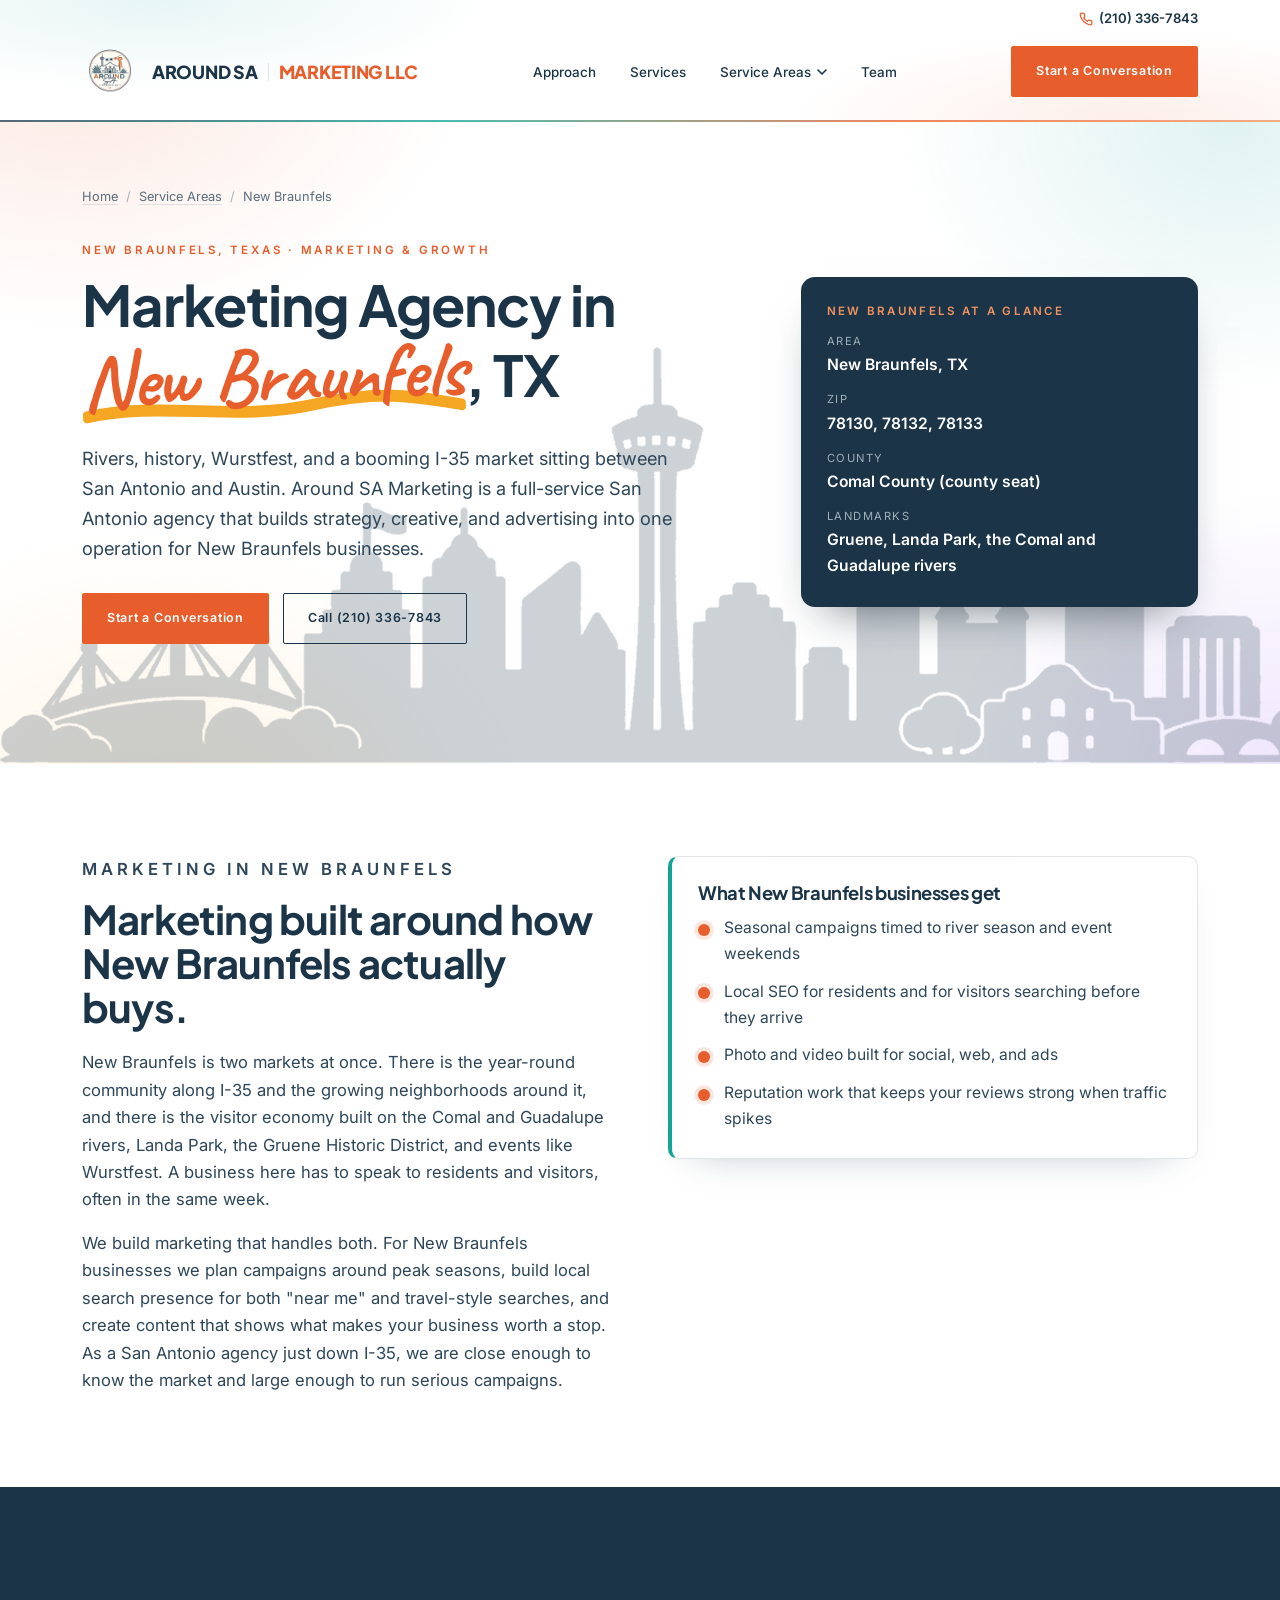
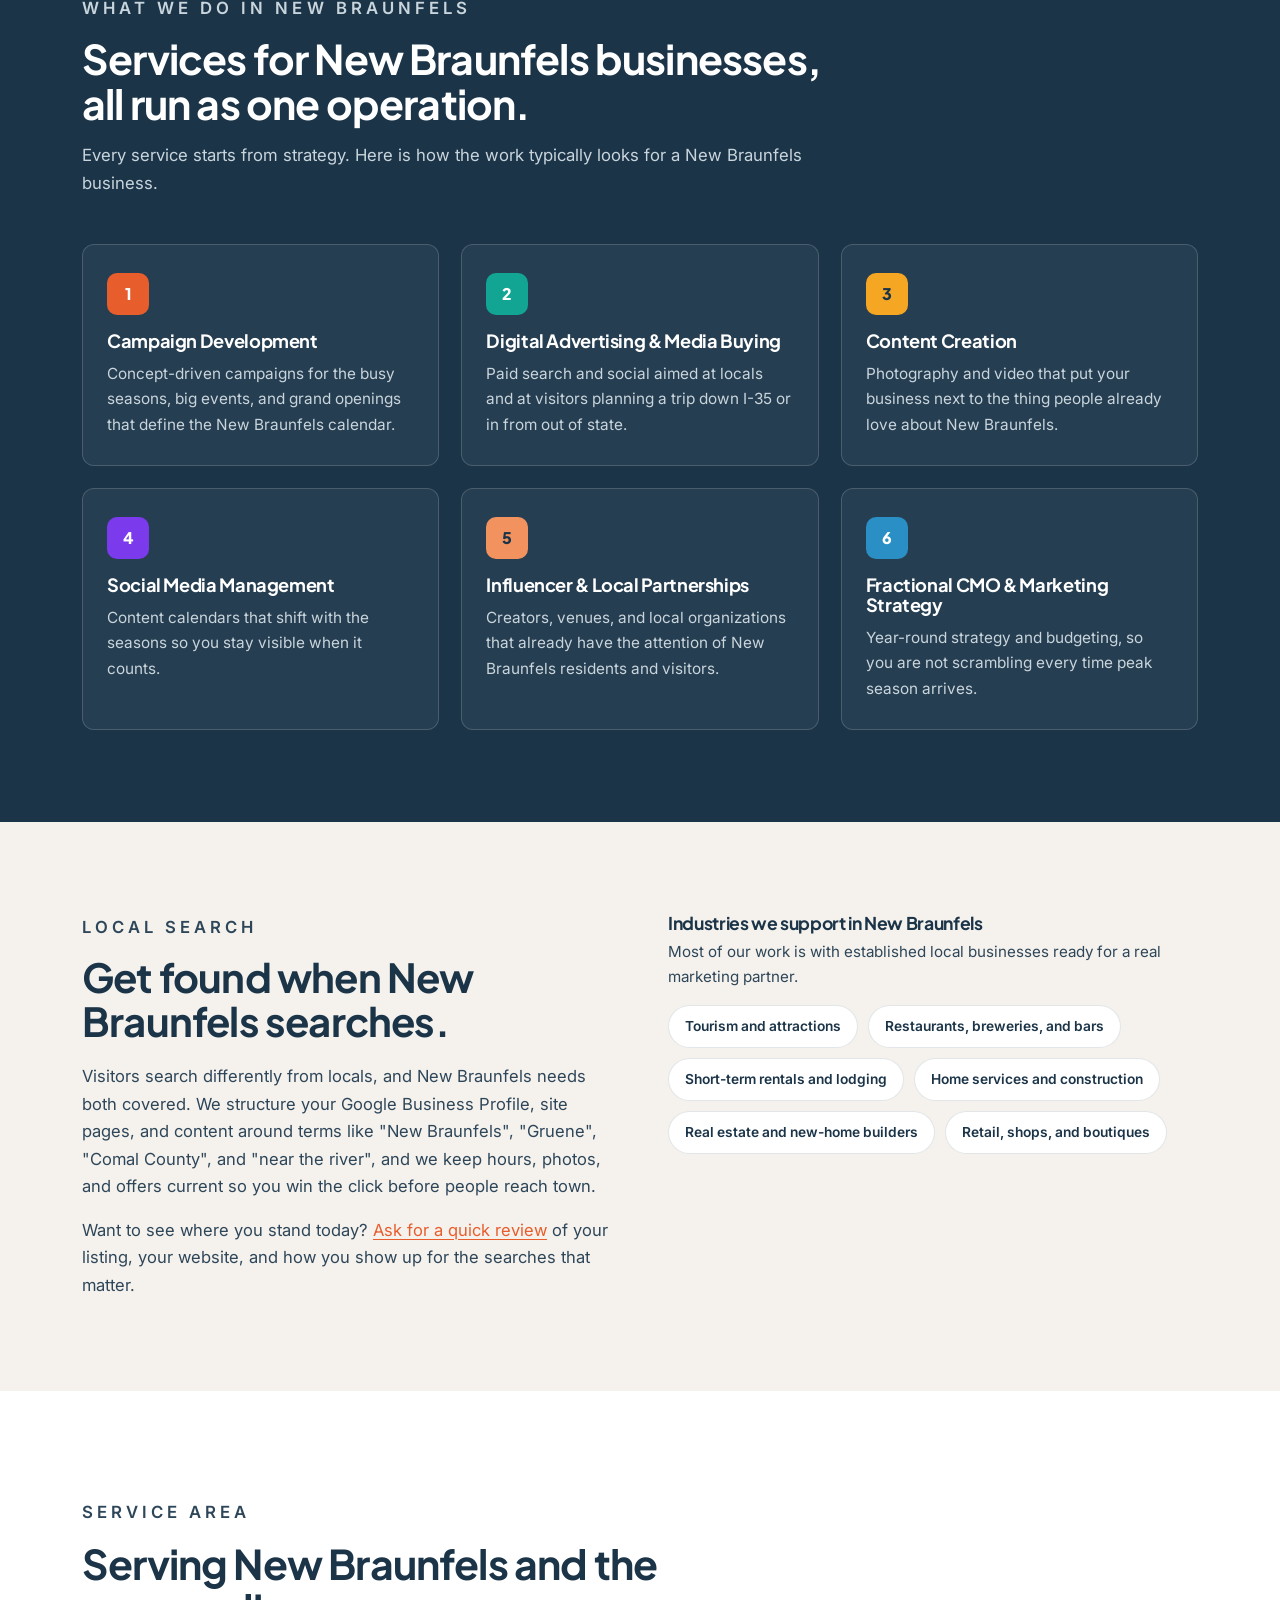
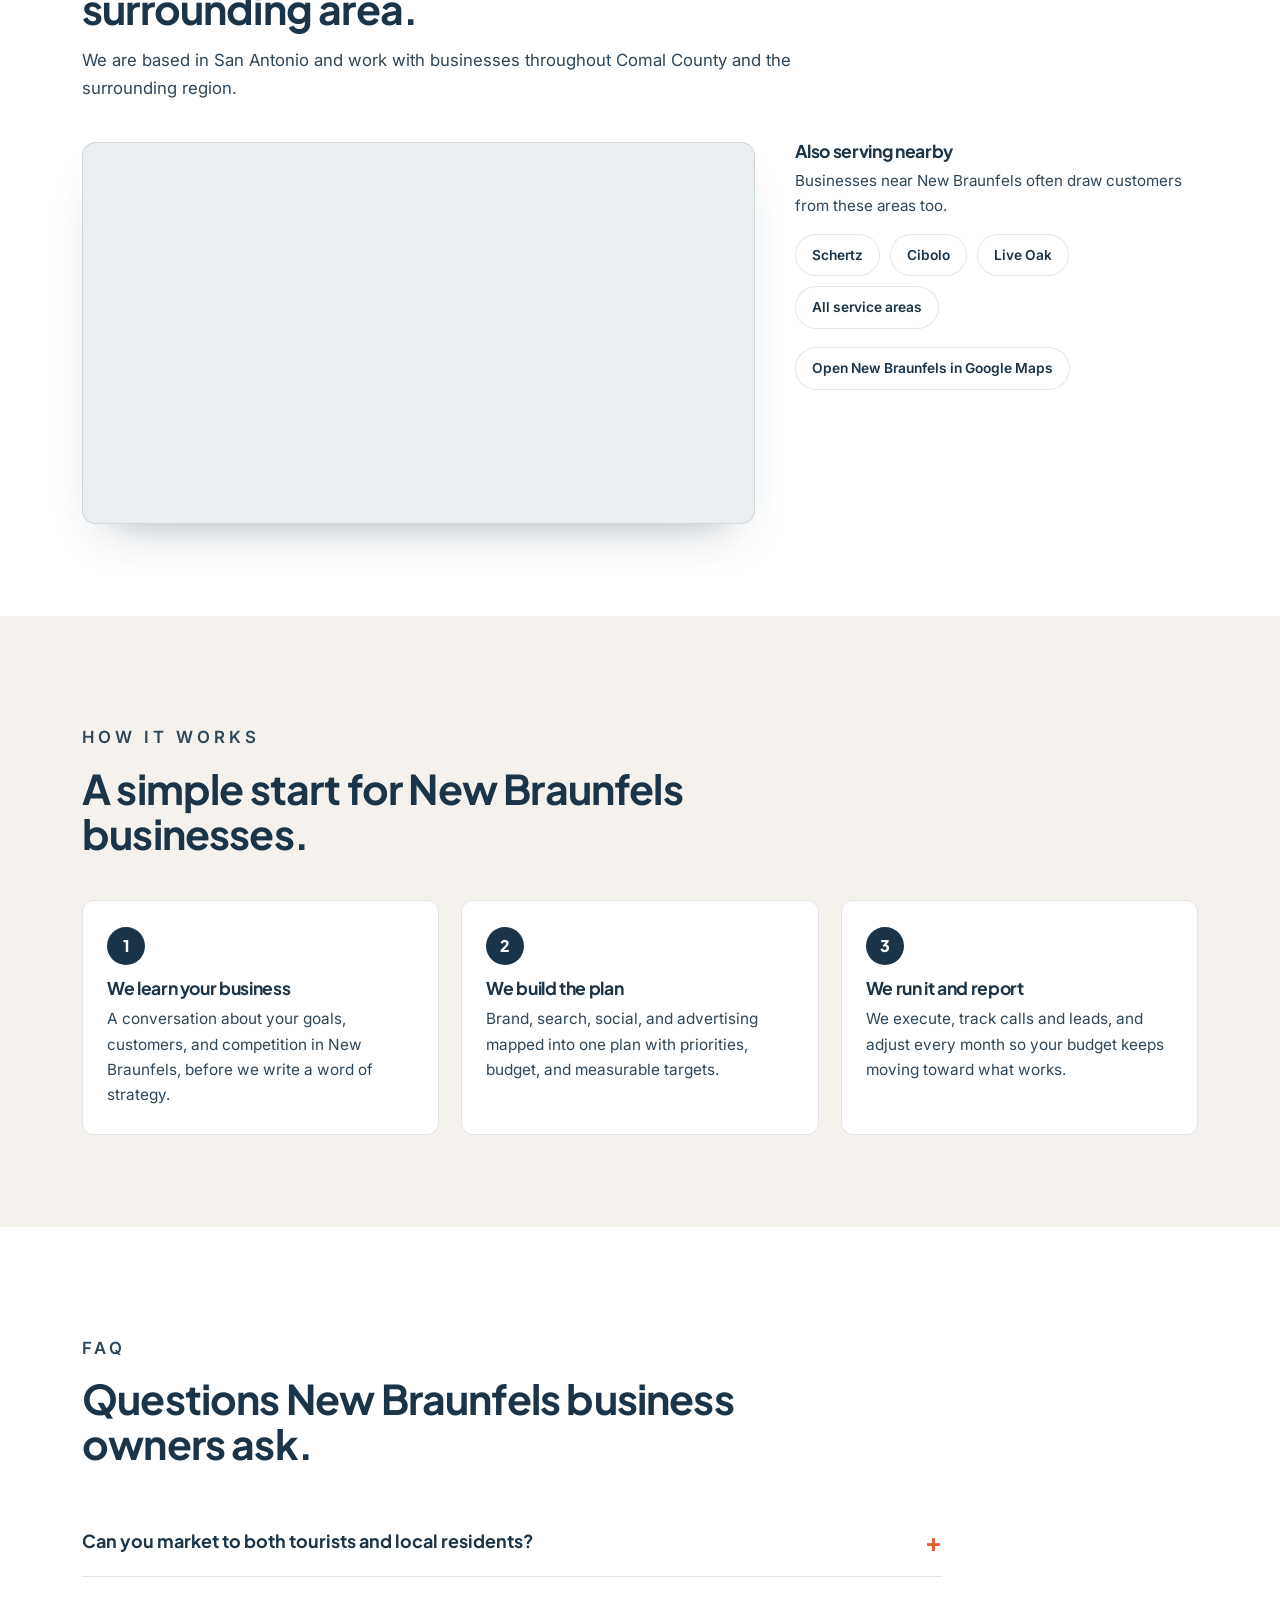
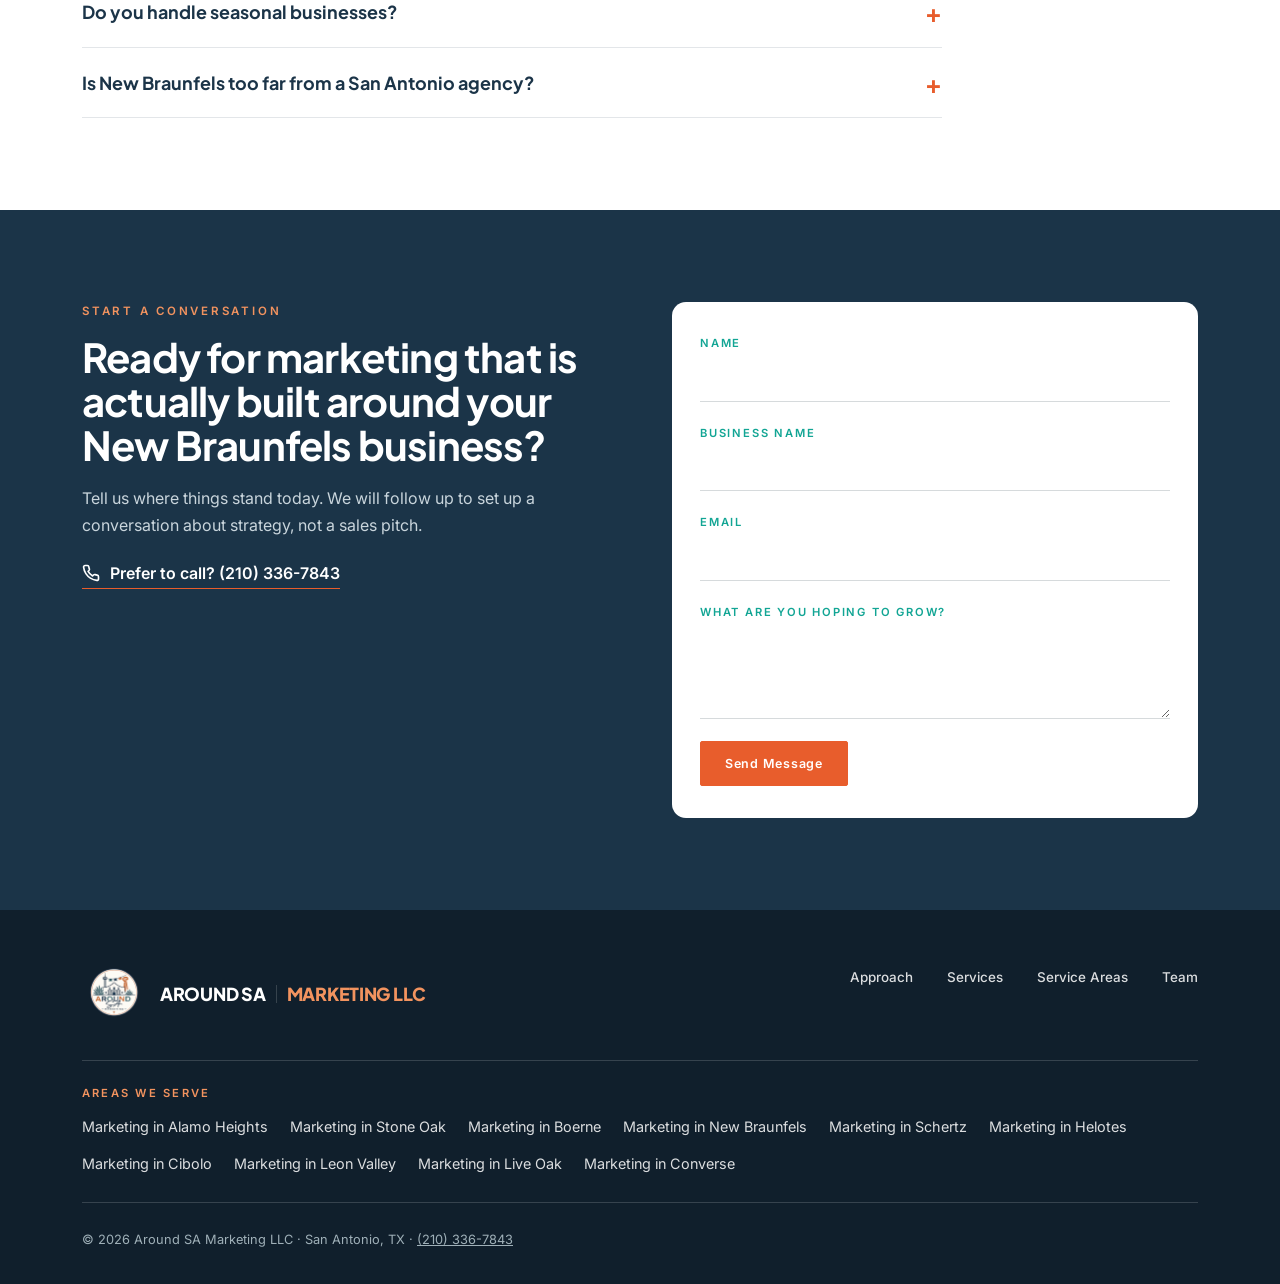
<file: areas/new-braunfels/index.html>
<!DOCTYPE html>
<html lang="en">
<head>
<meta charset="UTF-8">
<meta name="viewport" content="width=device-width, initial-scale=1.0">
<meta name="color-scheme" content="light only">
<meta name="robots" content="index, follow, max-image-preview:large">
<title>Marketing Agency in New Braunfels, TX | Around SA Marketing</title>
<meta name="description" content="Marketing agency serving New Braunfels, TX. Brand, social media, local SEO and advertising for tourism, hospitality, home services and professional businesses along I-35, Gruene and the Comal River.">
<link rel="canonical" href="https://www.aroundsamarketing.com/areas/new-braunfels/">
<link rel="icon" type="image/png" href="/assets/favicon-180.png">
<link rel="apple-touch-icon" href="/assets/favicon-180.png">
<meta property="og:type" content="website">
<meta property="og:site_name" content="Around SA Marketing LLC">
<meta property="og:title" content="Marketing Agency in New Braunfels, TX | Around SA Marketing">
<meta property="og:description" content="Marketing agency serving New Braunfels, TX. Brand, social media, local SEO and advertising for tourism, hospitality, home services and professional businesses along I-35, Gruene and the Comal River.">
<meta property="og:url" content="https://www.aroundsamarketing.com/areas/new-braunfels/">
<meta property="og:locale" content="en_US">
<meta property="og:image" content="https://www.aroundsamarketing.com/og-image.jpg">
<meta name="twitter:card" content="summary_large_image">
<meta name="twitter:title" content="Marketing Agency in New Braunfels, TX | Around SA Marketing">
<meta name="twitter:description" content="Marketing agency serving New Braunfels, TX. Brand, social media, local SEO and advertising for tourism, hospitality, home services and professional businesses along I-35, Gruene and the Comal River.">
<meta name="twitter:image" content="https://www.aroundsamarketing.com/og-image.jpg">
<link rel="preconnect" href="https://fonts.googleapis.com"><link rel="preconnect" href="https://fonts.gstatic.com" crossorigin><link href="https://fonts.googleapis.com/css2?family=Plus+Jakarta+Sans:wght@500;600;700;800&family=Caveat:wght@600;700&family=Instrument+Serif:ital@0;1&family=Inter:wght@300;400;500;600;700&display=swap" rel="stylesheet">
<link rel="stylesheet" href="/assets/area.css">
<script type="application/ld+json">{"@context": "https://schema.org", "@graph": [{"@type": "MarketingAgency", "@id": "https://www.aroundsamarketing.com/#agency", "name": "Around SA Marketing LLC", "url": "https://www.aroundsamarketing.com/", "telephone": "+12103367843", "image": "https://www.aroundsamarketing.com/og-image.jpg", "address": {"@type": "PostalAddress", "addressLocality": "San Antonio", "addressRegion": "TX", "addressCountry": "US"}}, {"@type": "WebPage", "@id": "https://www.aroundsamarketing.com/areas/new-braunfels/#page", "url": "https://www.aroundsamarketing.com/areas/new-braunfels/", "name": "Marketing Agency in New Braunfels, TX | Around SA Marketing", "description": "Marketing agency serving New Braunfels, TX. Brand, social media, local SEO and advertising for tourism, hospitality, home services and professional businesses along I-35, Gruene and the Comal River.", "about": {"@id": "https://www.aroundsamarketing.com/areas/new-braunfels/#service"}}, {"@type": "Service", "@id": "https://www.aroundsamarketing.com/areas/new-braunfels/#service", "name": "Marketing services in New Braunfels, TX", "serviceType": "Marketing agency services", "provider": {"@id": "https://www.aroundsamarketing.com/#agency"}, "areaServed": {"@type": "City", "name": "New Braunfels", "containedInPlace": {"@type": "State", "name": "Texas"}, "geo": {"@type": "GeoCoordinates", "latitude": 29.703, "longitude": -98.1245}}, "description": "Marketing agency serving New Braunfels, TX. Brand, social media, local SEO and advertising for tourism, hospitality, home services and professional businesses along I-35, Gruene and the Comal River.", "hasOfferCatalog": {"@type": "OfferCatalog", "name": "Marketing services", "itemListElement": [{"@type": "Offer", "itemOffered": {"@type": "Service", "name": "Campaign Development"}}, {"@type": "Offer", "itemOffered": {"@type": "Service", "name": "Digital Advertising & Media Buying"}}, {"@type": "Offer", "itemOffered": {"@type": "Service", "name": "Content Creation"}}, {"@type": "Offer", "itemOffered": {"@type": "Service", "name": "Social Media Management"}}, {"@type": "Offer", "itemOffered": {"@type": "Service", "name": "Influencer & Local Partnerships"}}, {"@type": "Offer", "itemOffered": {"@type": "Service", "name": "Fractional CMO & Marketing Strategy"}}]}}, {"@type": "BreadcrumbList", "itemListElement": [{"@type": "ListItem", "position": 1, "name": "Home", "item": "https://www.aroundsamarketing.com/"}, {"@type": "ListItem", "position": 2, "name": "Service Areas", "item": "https://www.aroundsamarketing.com/areas/"}, {"@type": "ListItem", "position": 3, "name": "New Braunfels", "item": "https://www.aroundsamarketing.com/areas/new-braunfels/"}]}, {"@type": "FAQPage", "mainEntity": [{"@type": "Question", "name": "Can you market to both tourists and local residents?", "acceptedAnswer": {"@type": "Answer", "text": "Yes. We run separate messaging and targeting for each audience so a visitor planning a weekend sees something different from a resident looking for a service."}}, {"@type": "Question", "name": "Do you handle seasonal businesses?", "acceptedAnswer": {"@type": "Answer", "text": "Yes. We build the year around your peak and shoulder seasons, so spending ramps up before demand does."}}, {"@type": "Question", "name": "Is New Braunfels too far from a San Antonio agency?", "acceptedAnswer": {"@type": "Answer", "text": "No. It is a short drive up I-35 and well within our regular service area, and most of our work is done online anyway."}}]}]}</script>
</head>
<body>
<a class="skip" href="#main">Skip to content</a>
<header>
  <div class="header-top"><a class="header-phone" href="tel:+12103367843"><svg viewBox="0 0 24 24" fill="none" stroke="currentColor" stroke-width="2.2" stroke-linecap="round" stroke-linejoin="round" aria-hidden="true"><path d="M22 16.92v3a2 2 0 0 1-2.18 2 19.79 19.79 0 0 1-8.63-3.07 19.5 19.5 0 0 1-6-6 19.79 19.79 0 0 1-3.07-8.67A2 2 0 0 1 4.11 2h3a2 2 0 0 1 2 1.72c.13.96.36 1.9.7 2.81a2 2 0 0 1-.45 2.11L8.09 9.91a16 16 0 0 0 6 6l1.27-1.27a2 2 0 0 1 2.11-.45c.91.34 1.85.57 2.81.7A2 2 0 0 1 22 16.92z"/></svg>(210) 336-7843</a></div>
  <div class="navrow">
    <a class="logo" href="/"><img src="/assets/logo.png" alt="Around SA Marketing LLC" width="56" height="56"><span class="logo-word">AROUND SA<span>MARKETING LLC</span></span></a>
    <nav class="links" aria-label="Primary">
      <a href="/#approach">Approach</a>
      <a href="/#services">Services</a>
      <div class="dropdown"><a class="dd-trigger" href="/areas/" aria-haspopup="true">Service Areas<svg width="10" height="10" viewBox="0 0 10 10" aria-hidden="true"><path d="M1 3l4 4 4-4" fill="none" stroke="currentColor" stroke-width="1.6" stroke-linecap="round" stroke-linejoin="round"/></svg></a><div class="dd-menu"><div class="dd-box"><a class="dd-all" href="/areas/">All service areas</a><a href="/areas/alamo-heights/">Alamo Heights</a><a href="/areas/stone-oak/">Stone Oak</a><a href="/areas/boerne/">Boerne</a><a href="/areas/new-braunfels/">New Braunfels</a><a href="/areas/schertz/">Schertz</a><a href="/areas/helotes/">Helotes</a><a href="/areas/cibolo/">Cibolo</a><a href="/areas/leon-valley/">Leon Valley</a><a href="/areas/live-oak/">Live Oak</a><a href="/areas/converse/">Converse</a></div></div></div>
      <a href="/#team">Team</a>
    </nav>
    <a class="btn solid" href="#contact">Start a Conversation</a>
    <button class="menuToggle" id="menuToggle" aria-label="Open menu" aria-expanded="false" aria-controls="mobilePanel"><span></span><span></span><span></span></button>
  </div>
  <nav class="mobile-panel" id="mobilePanel" aria-label="Mobile">
    <a href="/#approach">Approach</a>
    <a href="/#services">Services</a>
    <details class="mob-areas"><summary>Service Areas</summary><a href="/areas/">All service areas</a><a href="/areas/alamo-heights/">Alamo Heights</a><a href="/areas/stone-oak/">Stone Oak</a><a href="/areas/boerne/">Boerne</a><a href="/areas/new-braunfels/">New Braunfels</a><a href="/areas/schertz/">Schertz</a><a href="/areas/helotes/">Helotes</a><a href="/areas/cibolo/">Cibolo</a><a href="/areas/leon-valley/">Leon Valley</a><a href="/areas/live-oak/">Live Oak</a><a href="/areas/converse/">Converse</a></details>
    <a href="/#team">Team</a>
    <a class="btn solid" href="#contact">Start a Conversation</a>
  </nav>
</header>
<main id="main">
<section class="hero">
  <img class="hero-sky" src="/assets/skyline.png" alt="" aria-hidden="true" width="2700" height="834">
  <div class="wrap">
    <nav class="crumbs" aria-label="Breadcrumb"><ol><li><a href="/">Home</a></li><li><a href="/areas/">Service Areas</a></li><li aria-current="page">New Braunfels</li></ol></nav>
    <div class="hero-grid">
      <div>
        <p class="eyebrow">New Braunfels, Texas &middot; Marketing &amp; Growth</p>
        <h1>Marketing Agency in <em>New Braunfels</em>, TX</h1>
        <p class="lead">Rivers, history, Wurstfest, and a booming I-35 market sitting between San Antonio and Austin. Around SA Marketing is a full-service San Antonio agency that builds strategy, creative, and advertising into one operation for New Braunfels businesses.</p>
        <div class="hero-actions">
          <a class="btn solid" href="#contact">Start a Conversation</a>
          <a class="btn" href="tel:+12103367843">Call (210) 336-7843</a>
        </div>
      </div>
      <aside class="facts" aria-label="New Braunfels at a glance"><h2>New Braunfels at a glance</h2><dl><div><dt>Area</dt><dd>New Braunfels, TX</dd></div><div><dt>ZIP</dt><dd>78130, 78132, 78133</dd></div><div><dt>County</dt><dd>Comal County (county seat)</dd></div><div><dt>Landmarks</dt><dd>Gruene, Landa Park, the Comal and Guadalupe rivers</dd></div></dl></aside>
    </div>
  </div>
</section>
<section>
  <div class="wrap two">
    <div class="prose">
      <p class="eyebrow">Marketing In New Braunfels</p>
      <h2>Marketing built around how New Braunfels actually buys.</h2>
      <p>New Braunfels is two markets at once. There is the year-round community along I-35 and the growing neighborhoods around it, and there is the visitor economy built on the Comal and Guadalupe rivers, Landa Park, the Gruene Historic District, and events like Wurstfest. A business here has to speak to residents and visitors, often in the same week.</p><p>We build marketing that handles both. For New Braunfels businesses we plan campaigns around peak seasons, build local search presence for both &quot;near me&quot; and travel-style searches, and create content that shows what makes your business worth a stop. As a San Antonio agency just down I-35, we are close enough to know the market and large enough to run serious campaigns.</p>
    </div>
    <div class="callout">
      <h3>What New Braunfels businesses get</h3>
      <ul><li>Seasonal campaigns timed to river season and event weekends</li><li>Local SEO for residents and for visitors searching before they arrive</li><li>Photo and video built for social, web, and ads</li><li>Reputation work that keeps your reviews strong when traffic spikes</li></ul>
    </div>
  </div>
</section>
<section class="on-dark">
  <div class="wrap">
    <div class="section-head">
      <p class="eyebrow">What We Do In New Braunfels</p>
      <h2>Services for New Braunfels businesses, all run as one operation.</h2>
      <p>Every service starts from strategy. Here is how the work typically looks for a New Braunfels business.</p>
    </div>
    <div class="cards"><article class="card"><div class="chip" aria-hidden="true">1</div><h3>Campaign Development</h3><p>Concept-driven campaigns for the busy seasons, big events, and grand openings that define the New Braunfels calendar.</p></article><article class="card"><div class="chip" aria-hidden="true">2</div><h3>Digital Advertising &amp; Media Buying</h3><p>Paid search and social aimed at locals and at visitors planning a trip down I-35 or in from out of state.</p></article><article class="card"><div class="chip" aria-hidden="true">3</div><h3>Content Creation</h3><p>Photography and video that put your business next to the thing people already love about New Braunfels.</p></article><article class="card"><div class="chip" aria-hidden="true">4</div><h3>Social Media Management</h3><p>Content calendars that shift with the seasons so you stay visible when it counts.</p></article><article class="card"><div class="chip" aria-hidden="true">5</div><h3>Influencer &amp; Local Partnerships</h3><p>Creators, venues, and local organizations that already have the attention of New Braunfels residents and visitors.</p></article><article class="card"><div class="chip" aria-hidden="true">6</div><h3>Fractional CMO &amp; Marketing Strategy</h3><p>Year-round strategy and budgeting, so you are not scrambling every time peak season arrives.</p></article></div>
  </div>
</section>
<section class="alt">
  <div class="wrap two">
    <div class="prose">
      <p class="eyebrow">Local Search</p>
      <h2>Get found when New Braunfels searches.</h2>
      <p>Visitors search differently from locals, and New Braunfels needs both covered. We structure your Google Business Profile, site pages, and content around terms like &quot;New Braunfels&quot;, &quot;Gruene&quot;, &quot;Comal County&quot;, and &quot;near the river&quot;, and we keep hours, photos, and offers current so you win the click before people reach town.</p>
      <p>Want to see where you stand today? <a href="#contact">Ask for a quick review</a> of your listing, your website, and how you show up for the searches that matter.</p>
    </div>
    <div class="near">
      <h3>Industries we support in New Braunfels</h3>
      <p>Most of our work is with established local businesses ready for a real marketing partner.</p>
      <ul><li><span style="display:inline-block;padding:9px 16px;border:1px solid var(--line-light);border-radius:999px;font-weight:600;font-size:.86rem;background:#fff;">Tourism and attractions</span></li><li><span style="display:inline-block;padding:9px 16px;border:1px solid var(--line-light);border-radius:999px;font-weight:600;font-size:.86rem;background:#fff;">Restaurants, breweries, and bars</span></li><li><span style="display:inline-block;padding:9px 16px;border:1px solid var(--line-light);border-radius:999px;font-weight:600;font-size:.86rem;background:#fff;">Short-term rentals and lodging</span></li><li><span style="display:inline-block;padding:9px 16px;border:1px solid var(--line-light);border-radius:999px;font-weight:600;font-size:.86rem;background:#fff;">Home services and construction</span></li><li><span style="display:inline-block;padding:9px 16px;border:1px solid var(--line-light);border-radius:999px;font-weight:600;font-size:.86rem;background:#fff;">Real estate and new-home builders</span></li><li><span style="display:inline-block;padding:9px 16px;border:1px solid var(--line-light);border-radius:999px;font-weight:600;font-size:.86rem;background:#fff;">Retail, shops, and boutiques</span></li></ul>
    </div>
  </div>
</section>
<section>
  <div class="wrap">
    <div class="section-head">
      <p class="eyebrow">Service Area</p>
      <h2>Serving New Braunfels and the surrounding area.</h2>
      <p>We are based in San Antonio and work with businesses throughout Comal County and the surrounding region.</p>
    </div>
    <div class="map-grid">
      <div class="map-frame"><iframe title="Map of New Braunfels, Texas" loading="lazy" referrerpolicy="no-referrer-when-downgrade" src="https://www.google.com/maps?q=New+Braunfels%2C+TX&amp;z=12&amp;output=embed"></iframe></div>
      <div class="near">
        <h3>Also serving nearby</h3>
        <p>Businesses near New Braunfels often draw customers from these areas too.</p>
        <ul><li><a href="/areas/schertz/">Schertz</a></li><li><a href="/areas/cibolo/">Cibolo</a></li><li><a href="/areas/live-oak/">Live Oak</a></li><li><a href="/areas/">All service areas</a></li></ul>
        <a class="maplink" href="https://www.google.com/maps/search/?api=1&amp;query=New+Braunfels%2C+TX" target="_blank" rel="noopener">Open New Braunfels in Google Maps</a>
      </div>
    </div>
  </div>
</section>
<section class="alt">
  <div class="wrap">
    <div class="section-head">
      <p class="eyebrow">How It Works</p>
      <h2>A simple start for New Braunfels businesses.</h2>
    </div>
    <div class="steps">
      <div class="step"><h3>We learn your business</h3><p>A conversation about your goals, customers, and competition in New Braunfels, before we write a word of strategy.</p></div>
      <div class="step"><h3>We build the plan</h3><p>Brand, search, social, and advertising mapped into one plan with priorities, budget, and measurable targets.</p></div>
      <div class="step"><h3>We run it and report</h3><p>We execute, track calls and leads, and adjust every month so your budget keeps moving toward what works.</p></div>
    </div>
  </div>
</section>
<section>
  <div class="wrap">
    <div class="section-head">
      <p class="eyebrow">FAQ</p>
      <h2>Questions New Braunfels business owners ask.</h2>
    </div>
    <div class="faq"><details><summary>Can you market to both tourists and local residents?</summary><p>Yes. We run separate messaging and targeting for each audience so a visitor planning a weekend sees something different from a resident looking for a service.</p></details><details><summary>Do you handle seasonal businesses?</summary><p>Yes. We build the year around your peak and shoulder seasons, so spending ramps up before demand does.</p></details><details><summary>Is New Braunfels too far from a San Antonio agency?</summary><p>No. It is a short drive up I-35 and well within our regular service area, and most of our work is done online anyway.</p></details></div>
  </div>
</section>
<section class="on-dark" id="contact">
  <div class="wrap cta-grid">
    <div>
      <p class="eyebrow">Start A Conversation</p>
      <h2>Ready for marketing that is actually built around your New Braunfels business?</h2>
      <p>Tell us where things stand today. We will follow up to set up a conversation about strategy, not a sales pitch.</p>
      <a class="phone-link" href="tel:+12103367843"><svg width="18" height="18" viewBox="0 0 24 24" fill="none" stroke="currentColor" stroke-width="2.2" stroke-linecap="round" stroke-linejoin="round" aria-hidden="true"><path d="M22 16.92v3a2 2 0 0 1-2.18 2 19.79 19.79 0 0 1-8.63-3.07 19.5 19.5 0 0 1-6-6 19.79 19.79 0 0 1-3.07-8.67A2 2 0 0 1 4.11 2h3a2 2 0 0 1 2 1.72c.13.96.36 1.9.7 2.81a2 2 0 0 1-.45 2.11L8.09 9.91a16 16 0 0 0 6 6l1.27-1.27a2 2 0 0 1 2.11-.45c.91.34 1.85.57 2.81.7A2 2 0 0 1 22 16.92z"/></svg>Prefer to call? (210) 336-7843</a>
    </div>
    <form id="areaForm" name="contact" method="POST" action="/" data-netlify="true" netlify-honeypot="bot-field">
      <input type="hidden" name="form-name" value="contact">
      <input type="hidden" name="source_page" value="">
      <div style="position:absolute;left:-5000px;" aria-hidden="true"><label>Leave this empty: <input name="bot-field" tabindex="-1" autocomplete="off"></label></div>
      <div class="field"><label for="name">Name</label><input id="name" name="name" type="text" required autocomplete="name"></div>
      <div class="field"><label for="business">Business Name</label><input id="business" name="business" type="text" required autocomplete="organization"></div>
      <div class="field"><label for="email">Email</label><input id="email" name="email" type="email" required autocomplete="email"></div>
      <div class="field"><label for="goal">What Are You Hoping To Grow?</label><textarea id="goal" name="goal"></textarea></div>
      <button class="btn solid" type="submit">Send Message</button>
      <p class="form-note" id="formNote" role="status" aria-live="polite"></p>
    </form>
  </div>
</section>
</main>
<footer>
  <div class="wrap">
    <div class="footer-top">
      <a class="logo" href="/"><img src="/assets/logo.png" alt="Around SA Marketing LLC" width="64" height="64" loading="lazy"><span class="logo-word">AROUND SA<span>MARKETING LLC</span></span></a>
      <nav class="links" aria-label="Footer">
        <a href="/#approach">Approach</a>
        <a href="/#services">Services</a>
        <a href="/areas/">Service Areas</a>
        <a href="/#team">Team</a>
      </nav>
    </div>
    <div class="foot-areas">
      <h2>Areas We Serve</h2>
      <ul><li><a href="/areas/alamo-heights/">Marketing in Alamo Heights</a></li><li><a href="/areas/stone-oak/">Marketing in Stone Oak</a></li><li><a href="/areas/boerne/">Marketing in Boerne</a></li><li><a href="/areas/new-braunfels/">Marketing in New Braunfels</a></li><li><a href="/areas/schertz/">Marketing in Schertz</a></li><li><a href="/areas/helotes/">Marketing in Helotes</a></li><li><a href="/areas/cibolo/">Marketing in Cibolo</a></li><li><a href="/areas/leon-valley/">Marketing in Leon Valley</a></li><li><a href="/areas/live-oak/">Marketing in Live Oak</a></li><li><a href="/areas/converse/">Marketing in Converse</a></li></ul>
    </div>
    <div class="foot-bottom">
      <span>&copy; 2026 Around SA Marketing LLC &middot; San Antonio, TX &middot; <a href="tel:+12103367843" class="foot-phone">(210) 336-7843</a></span>
    </div>
  </div>
</footer>
<script src="/assets/site.js" defer></script>
</body>
</html>
</file>
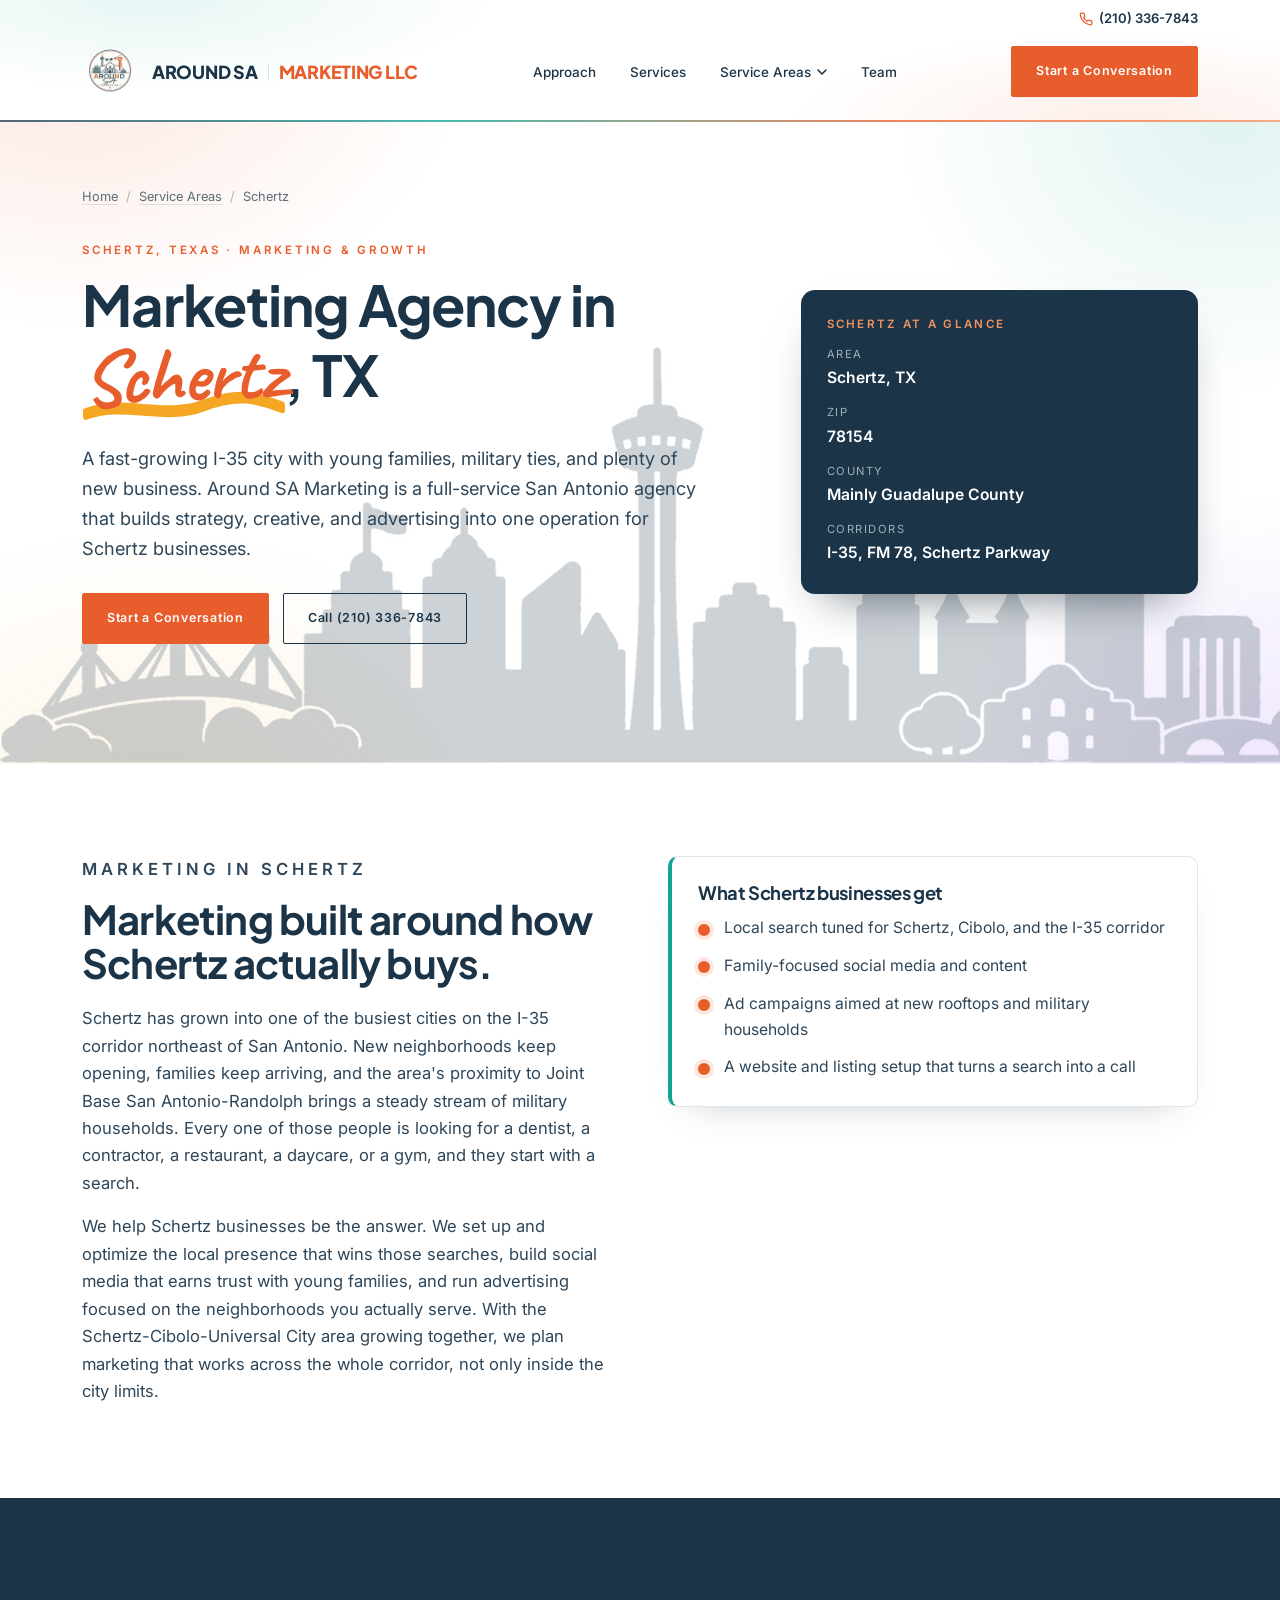
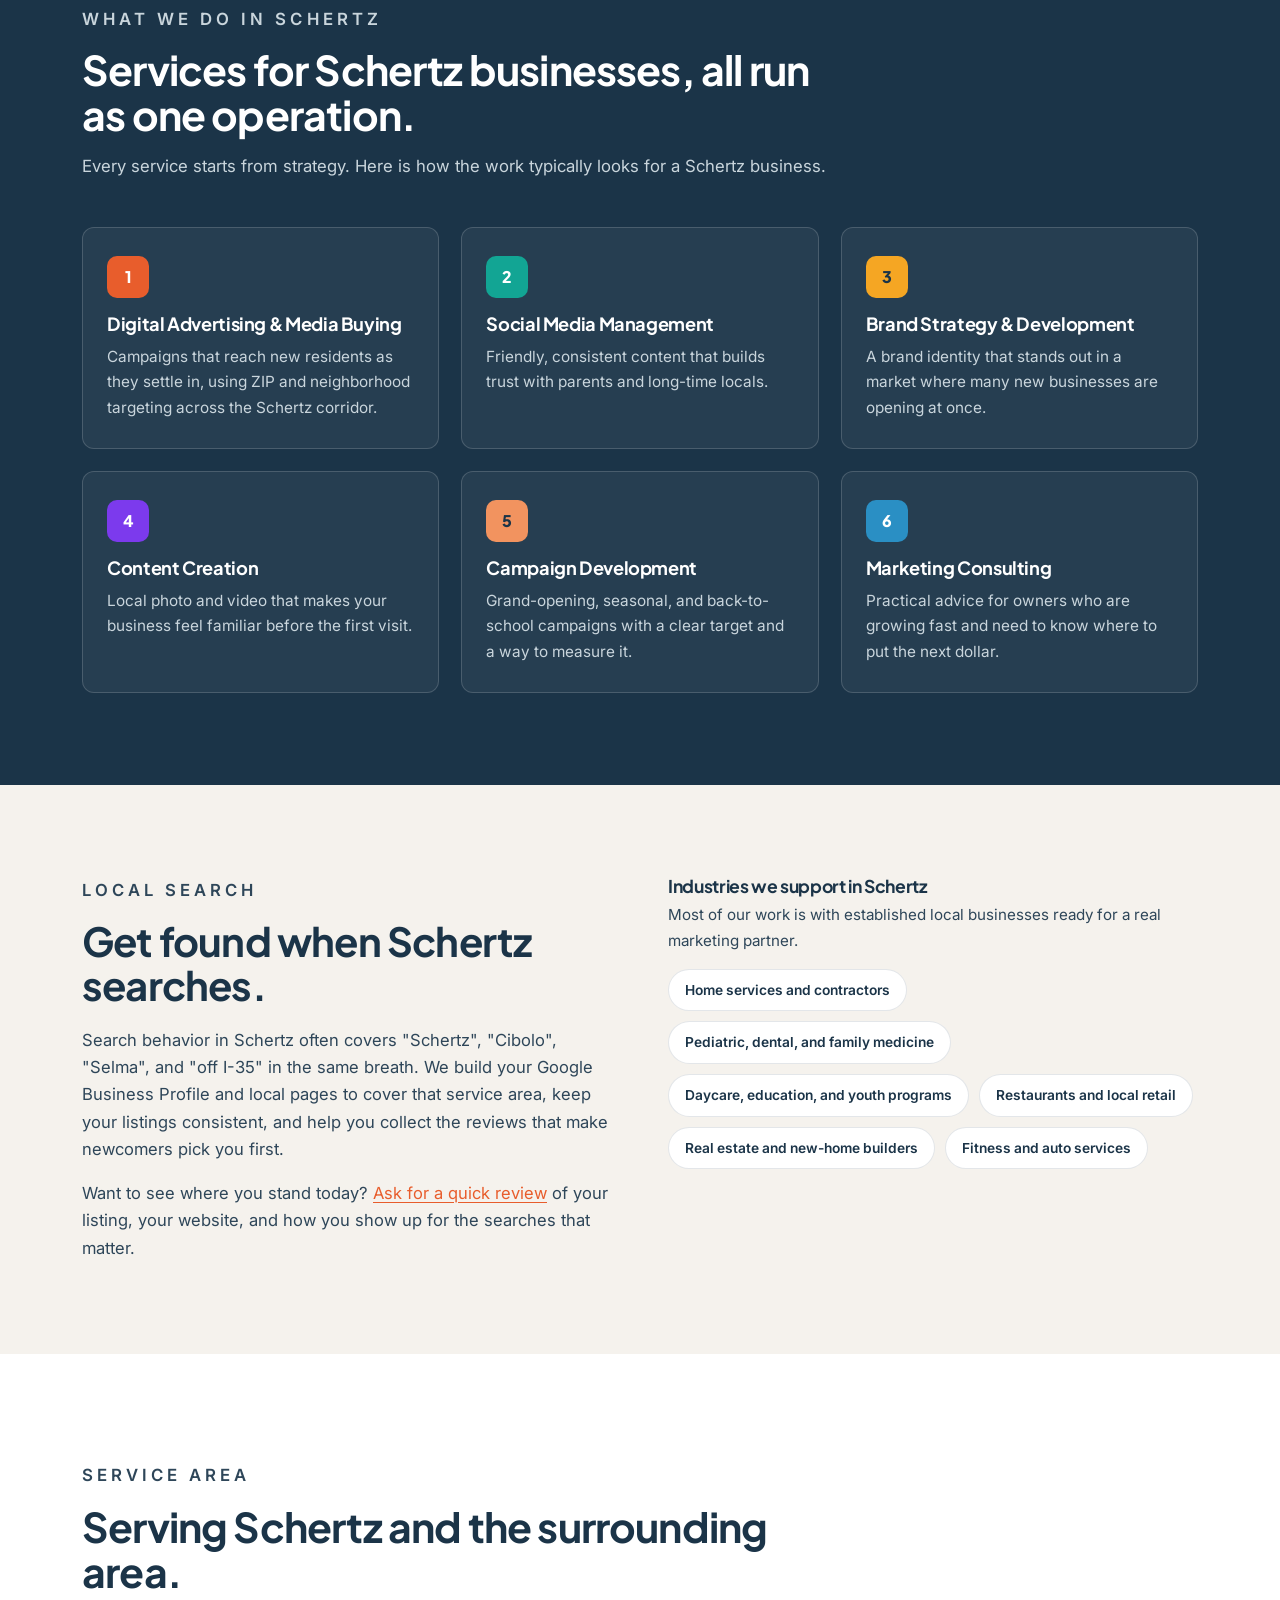
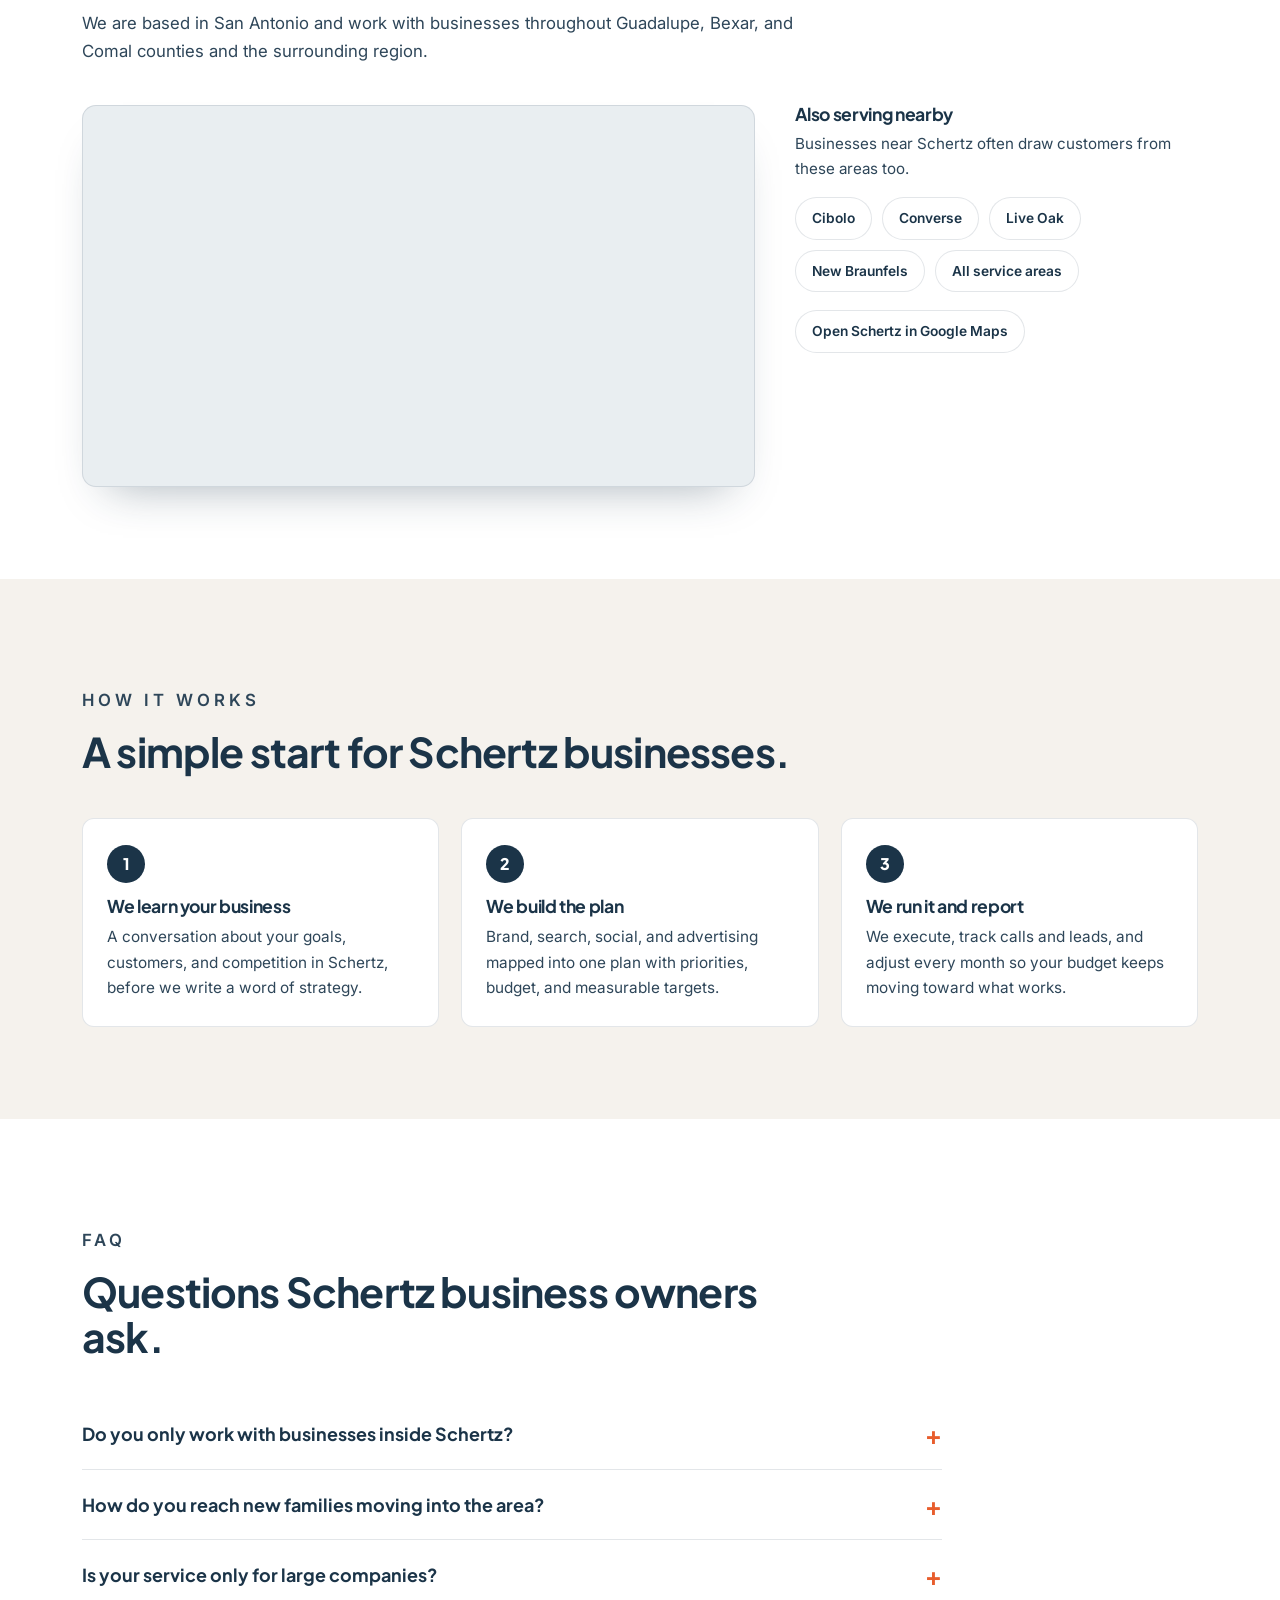
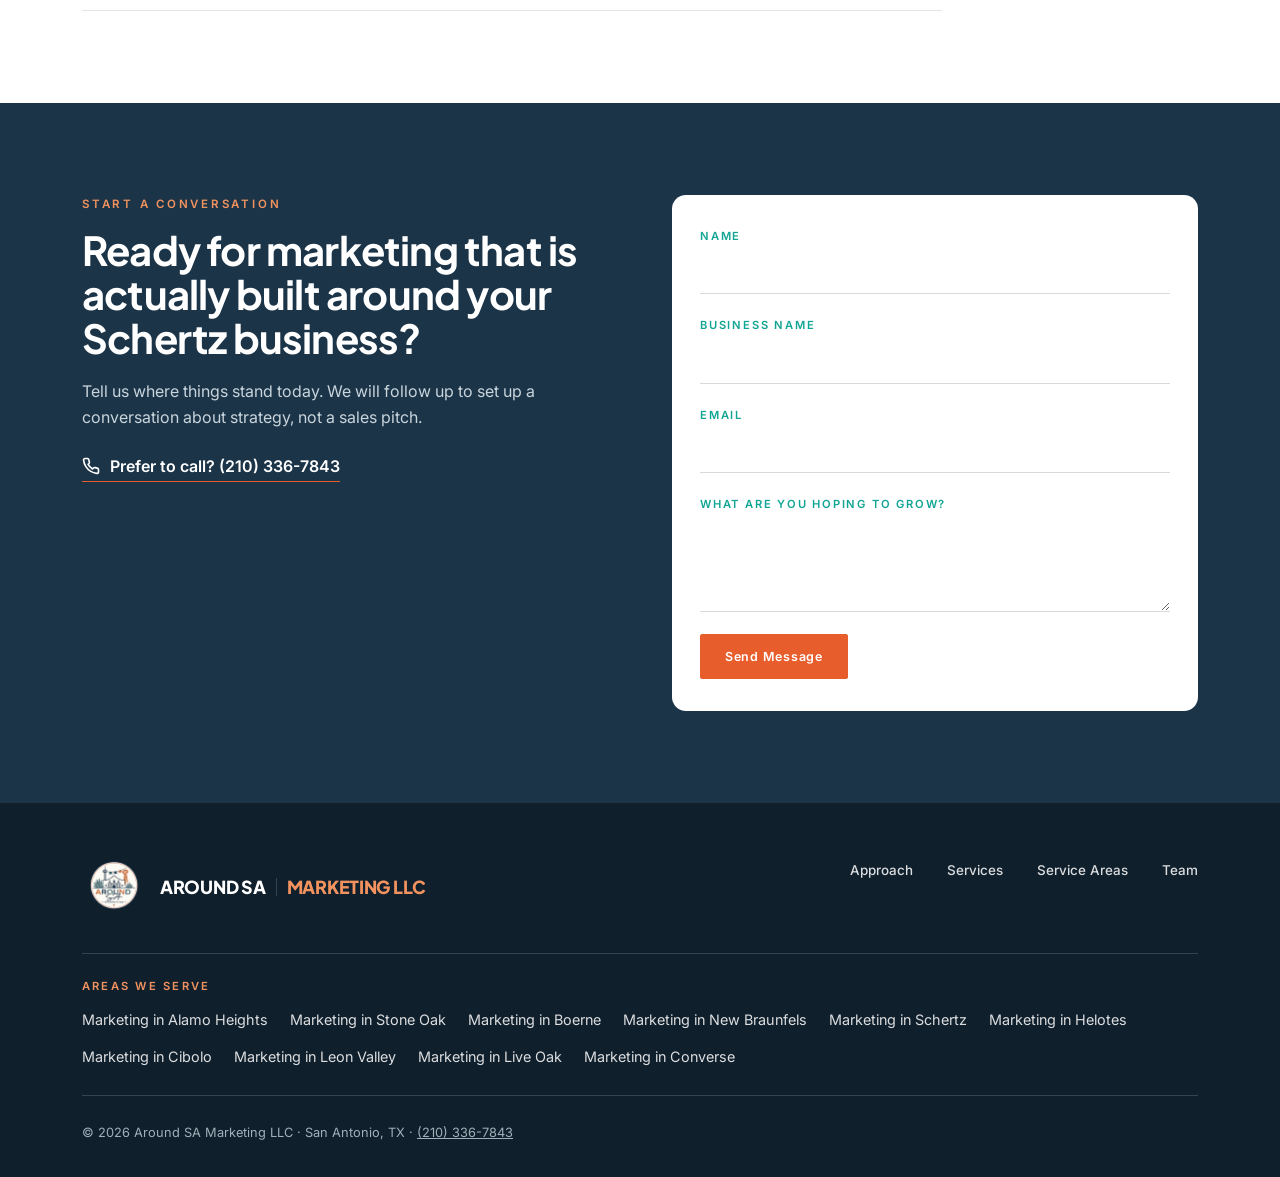
<file: areas/schertz/index.html>
<!DOCTYPE html>
<html lang="en">
<head>
<meta charset="UTF-8">
<meta name="viewport" content="width=device-width, initial-scale=1.0">
<meta name="color-scheme" content="light only">
<meta name="robots" content="index, follow, max-image-preview:large">
<title>Marketing Agency in Schertz, TX | Around SA Marketing</title>
<meta name="description" content="Marketing agency serving Schertz, TX. Local SEO, social media, advertising and brand strategy for businesses along I-35, FM 78 and the Schertz-Cibolo corridor.">
<link rel="canonical" href="https://www.aroundsamarketing.com/areas/schertz/">
<link rel="icon" type="image/png" href="/assets/favicon-180.png">
<link rel="apple-touch-icon" href="/assets/favicon-180.png">
<meta property="og:type" content="website">
<meta property="og:site_name" content="Around SA Marketing LLC">
<meta property="og:title" content="Marketing Agency in Schertz, TX | Around SA Marketing">
<meta property="og:description" content="Marketing agency serving Schertz, TX. Local SEO, social media, advertising and brand strategy for businesses along I-35, FM 78 and the Schertz-Cibolo corridor.">
<meta property="og:url" content="https://www.aroundsamarketing.com/areas/schertz/">
<meta property="og:locale" content="en_US">
<meta property="og:image" content="https://www.aroundsamarketing.com/og-image.jpg">
<meta name="twitter:card" content="summary_large_image">
<meta name="twitter:title" content="Marketing Agency in Schertz, TX | Around SA Marketing">
<meta name="twitter:description" content="Marketing agency serving Schertz, TX. Local SEO, social media, advertising and brand strategy for businesses along I-35, FM 78 and the Schertz-Cibolo corridor.">
<meta name="twitter:image" content="https://www.aroundsamarketing.com/og-image.jpg">
<link rel="preconnect" href="https://fonts.googleapis.com"><link rel="preconnect" href="https://fonts.gstatic.com" crossorigin><link href="https://fonts.googleapis.com/css2?family=Plus+Jakarta+Sans:wght@500;600;700;800&family=Caveat:wght@600;700&family=Instrument+Serif:ital@0;1&family=Inter:wght@300;400;500;600;700&display=swap" rel="stylesheet">
<link rel="stylesheet" href="/assets/area.css">
<script type="application/ld+json">{"@context": "https://schema.org", "@graph": [{"@type": "MarketingAgency", "@id": "https://www.aroundsamarketing.com/#agency", "name": "Around SA Marketing LLC", "url": "https://www.aroundsamarketing.com/", "telephone": "+12103367843", "image": "https://www.aroundsamarketing.com/og-image.jpg", "address": {"@type": "PostalAddress", "addressLocality": "San Antonio", "addressRegion": "TX", "addressCountry": "US"}}, {"@type": "WebPage", "@id": "https://www.aroundsamarketing.com/areas/schertz/#page", "url": "https://www.aroundsamarketing.com/areas/schertz/", "name": "Marketing Agency in Schertz, TX | Around SA Marketing", "description": "Marketing agency serving Schertz, TX. Local SEO, social media, advertising and brand strategy for businesses along I-35, FM 78 and the Schertz-Cibolo corridor.", "about": {"@id": "https://www.aroundsamarketing.com/areas/schertz/#service"}}, {"@type": "Service", "@id": "https://www.aroundsamarketing.com/areas/schertz/#service", "name": "Marketing services in Schertz, TX", "serviceType": "Marketing agency services", "provider": {"@id": "https://www.aroundsamarketing.com/#agency"}, "areaServed": {"@type": "City", "name": "Schertz", "containedInPlace": {"@type": "State", "name": "Texas"}, "geo": {"@type": "GeoCoordinates", "latitude": 29.5522, "longitude": -98.2697}}, "description": "Marketing agency serving Schertz, TX. Local SEO, social media, advertising and brand strategy for businesses along I-35, FM 78 and the Schertz-Cibolo corridor.", "hasOfferCatalog": {"@type": "OfferCatalog", "name": "Marketing services", "itemListElement": [{"@type": "Offer", "itemOffered": {"@type": "Service", "name": "Digital Advertising & Media Buying"}}, {"@type": "Offer", "itemOffered": {"@type": "Service", "name": "Social Media Management"}}, {"@type": "Offer", "itemOffered": {"@type": "Service", "name": "Brand Strategy & Development"}}, {"@type": "Offer", "itemOffered": {"@type": "Service", "name": "Content Creation"}}, {"@type": "Offer", "itemOffered": {"@type": "Service", "name": "Campaign Development"}}, {"@type": "Offer", "itemOffered": {"@type": "Service", "name": "Marketing Consulting"}}]}}, {"@type": "BreadcrumbList", "itemListElement": [{"@type": "ListItem", "position": 1, "name": "Home", "item": "https://www.aroundsamarketing.com/"}, {"@type": "ListItem", "position": 2, "name": "Service Areas", "item": "https://www.aroundsamarketing.com/areas/"}, {"@type": "ListItem", "position": 3, "name": "Schertz", "item": "https://www.aroundsamarketing.com/areas/schertz/"}]}, {"@type": "FAQPage", "mainEntity": [{"@type": "Question", "name": "Do you only work with businesses inside Schertz?", "acceptedAnswer": {"@type": "Answer", "text": "No. We help businesses across the Schertz, Cibolo, Selma, and Universal City area, and we plan campaigns around the whole corridor."}}, {"@type": "Question", "name": "How do you reach new families moving into the area?", "acceptedAnswer": {"@type": "Answer", "text": "With paid social and search campaigns targeted by neighborhood and ZIP code, backed by a strong local listing and website so they can find you easily."}}, {"@type": "Question", "name": "Is your service only for large companies?", "acceptedAnswer": {"@type": "Answer", "text": "No. Most of our clients are small and mid-size local businesses. We scale the plan to your budget and goals."}}]}]}</script>
</head>
<body>
<a class="skip" href="#main">Skip to content</a>
<header>
  <div class="header-top"><a class="header-phone" href="tel:+12103367843"><svg viewBox="0 0 24 24" fill="none" stroke="currentColor" stroke-width="2.2" stroke-linecap="round" stroke-linejoin="round" aria-hidden="true"><path d="M22 16.92v3a2 2 0 0 1-2.18 2 19.79 19.79 0 0 1-8.63-3.07 19.5 19.5 0 0 1-6-6 19.79 19.79 0 0 1-3.07-8.67A2 2 0 0 1 4.11 2h3a2 2 0 0 1 2 1.72c.13.96.36 1.9.7 2.81a2 2 0 0 1-.45 2.11L8.09 9.91a16 16 0 0 0 6 6l1.27-1.27a2 2 0 0 1 2.11-.45c.91.34 1.85.57 2.81.7A2 2 0 0 1 22 16.92z"/></svg>(210) 336-7843</a></div>
  <div class="navrow">
    <a class="logo" href="/"><img src="/assets/logo.png" alt="Around SA Marketing LLC" width="56" height="56"><span class="logo-word">AROUND SA<span>MARKETING LLC</span></span></a>
    <nav class="links" aria-label="Primary">
      <a href="/#approach">Approach</a>
      <a href="/#services">Services</a>
      <div class="dropdown"><a class="dd-trigger" href="/areas/" aria-haspopup="true">Service Areas<svg width="10" height="10" viewBox="0 0 10 10" aria-hidden="true"><path d="M1 3l4 4 4-4" fill="none" stroke="currentColor" stroke-width="1.6" stroke-linecap="round" stroke-linejoin="round"/></svg></a><div class="dd-menu"><div class="dd-box"><a class="dd-all" href="/areas/">All service areas</a><a href="/areas/alamo-heights/">Alamo Heights</a><a href="/areas/stone-oak/">Stone Oak</a><a href="/areas/boerne/">Boerne</a><a href="/areas/new-braunfels/">New Braunfels</a><a href="/areas/schertz/">Schertz</a><a href="/areas/helotes/">Helotes</a><a href="/areas/cibolo/">Cibolo</a><a href="/areas/leon-valley/">Leon Valley</a><a href="/areas/live-oak/">Live Oak</a><a href="/areas/converse/">Converse</a></div></div></div>
      <a href="/#team">Team</a>
    </nav>
    <a class="btn solid" href="#contact">Start a Conversation</a>
    <button class="menuToggle" id="menuToggle" aria-label="Open menu" aria-expanded="false" aria-controls="mobilePanel"><span></span><span></span><span></span></button>
  </div>
  <nav class="mobile-panel" id="mobilePanel" aria-label="Mobile">
    <a href="/#approach">Approach</a>
    <a href="/#services">Services</a>
    <details class="mob-areas"><summary>Service Areas</summary><a href="/areas/">All service areas</a><a href="/areas/alamo-heights/">Alamo Heights</a><a href="/areas/stone-oak/">Stone Oak</a><a href="/areas/boerne/">Boerne</a><a href="/areas/new-braunfels/">New Braunfels</a><a href="/areas/schertz/">Schertz</a><a href="/areas/helotes/">Helotes</a><a href="/areas/cibolo/">Cibolo</a><a href="/areas/leon-valley/">Leon Valley</a><a href="/areas/live-oak/">Live Oak</a><a href="/areas/converse/">Converse</a></details>
    <a href="/#team">Team</a>
    <a class="btn solid" href="#contact">Start a Conversation</a>
  </nav>
</header>
<main id="main">
<section class="hero">
  <img class="hero-sky" src="/assets/skyline.png" alt="" aria-hidden="true" width="2700" height="834">
  <div class="wrap">
    <nav class="crumbs" aria-label="Breadcrumb"><ol><li><a href="/">Home</a></li><li><a href="/areas/">Service Areas</a></li><li aria-current="page">Schertz</li></ol></nav>
    <div class="hero-grid">
      <div>
        <p class="eyebrow">Schertz, Texas &middot; Marketing &amp; Growth</p>
        <h1>Marketing Agency in <em>Schertz</em>, TX</h1>
        <p class="lead">A fast-growing I-35 city with young families, military ties, and plenty of new business. Around SA Marketing is a full-service San Antonio agency that builds strategy, creative, and advertising into one operation for Schertz businesses.</p>
        <div class="hero-actions">
          <a class="btn solid" href="#contact">Start a Conversation</a>
          <a class="btn" href="tel:+12103367843">Call (210) 336-7843</a>
        </div>
      </div>
      <aside class="facts" aria-label="Schertz at a glance"><h2>Schertz at a glance</h2><dl><div><dt>Area</dt><dd>Schertz, TX</dd></div><div><dt>ZIP</dt><dd>78154</dd></div><div><dt>County</dt><dd>Mainly Guadalupe County</dd></div><div><dt>Corridors</dt><dd>I-35, FM 78, Schertz Parkway</dd></div></dl></aside>
    </div>
  </div>
</section>
<section>
  <div class="wrap two">
    <div class="prose">
      <p class="eyebrow">Marketing In Schertz</p>
      <h2>Marketing built around how Schertz actually buys.</h2>
      <p>Schertz has grown into one of the busiest cities on the I-35 corridor northeast of San Antonio. New neighborhoods keep opening, families keep arriving, and the area&#x27;s proximity to Joint Base San Antonio-Randolph brings a steady stream of military households. Every one of those people is looking for a dentist, a contractor, a restaurant, a daycare, or a gym, and they start with a search.</p><p>We help Schertz businesses be the answer. We set up and optimize the local presence that wins those searches, build social media that earns trust with young families, and run advertising focused on the neighborhoods you actually serve. With the Schertz-Cibolo-Universal City area growing together, we plan marketing that works across the whole corridor, not only inside the city limits.</p>
    </div>
    <div class="callout">
      <h3>What Schertz businesses get</h3>
      <ul><li>Local search tuned for Schertz, Cibolo, and the I-35 corridor</li><li>Family-focused social media and content</li><li>Ad campaigns aimed at new rooftops and military households</li><li>A website and listing setup that turns a search into a call</li></ul>
    </div>
  </div>
</section>
<section class="on-dark">
  <div class="wrap">
    <div class="section-head">
      <p class="eyebrow">What We Do In Schertz</p>
      <h2>Services for Schertz businesses, all run as one operation.</h2>
      <p>Every service starts from strategy. Here is how the work typically looks for a Schertz business.</p>
    </div>
    <div class="cards"><article class="card"><div class="chip" aria-hidden="true">1</div><h3>Digital Advertising &amp; Media Buying</h3><p>Campaigns that reach new residents as they settle in, using ZIP and neighborhood targeting across the Schertz corridor.</p></article><article class="card"><div class="chip" aria-hidden="true">2</div><h3>Social Media Management</h3><p>Friendly, consistent content that builds trust with parents and long-time locals.</p></article><article class="card"><div class="chip" aria-hidden="true">3</div><h3>Brand Strategy &amp; Development</h3><p>A brand identity that stands out in a market where many new businesses are opening at once.</p></article><article class="card"><div class="chip" aria-hidden="true">4</div><h3>Content Creation</h3><p>Local photo and video that makes your business feel familiar before the first visit.</p></article><article class="card"><div class="chip" aria-hidden="true">5</div><h3>Campaign Development</h3><p>Grand-opening, seasonal, and back-to-school campaigns with a clear target and a way to measure it.</p></article><article class="card"><div class="chip" aria-hidden="true">6</div><h3>Marketing Consulting</h3><p>Practical advice for owners who are growing fast and need to know where to put the next dollar.</p></article></div>
  </div>
</section>
<section class="alt">
  <div class="wrap two">
    <div class="prose">
      <p class="eyebrow">Local Search</p>
      <h2>Get found when Schertz searches.</h2>
      <p>Search behavior in Schertz often covers &quot;Schertz&quot;, &quot;Cibolo&quot;, &quot;Selma&quot;, and &quot;off I-35&quot; in the same breath. We build your Google Business Profile and local pages to cover that service area, keep your listings consistent, and help you collect the reviews that make newcomers pick you first.</p>
      <p>Want to see where you stand today? <a href="#contact">Ask for a quick review</a> of your listing, your website, and how you show up for the searches that matter.</p>
    </div>
    <div class="near">
      <h3>Industries we support in Schertz</h3>
      <p>Most of our work is with established local businesses ready for a real marketing partner.</p>
      <ul><li><span style="display:inline-block;padding:9px 16px;border:1px solid var(--line-light);border-radius:999px;font-weight:600;font-size:.86rem;background:#fff;">Home services and contractors</span></li><li><span style="display:inline-block;padding:9px 16px;border:1px solid var(--line-light);border-radius:999px;font-weight:600;font-size:.86rem;background:#fff;">Pediatric, dental, and family medicine</span></li><li><span style="display:inline-block;padding:9px 16px;border:1px solid var(--line-light);border-radius:999px;font-weight:600;font-size:.86rem;background:#fff;">Daycare, education, and youth programs</span></li><li><span style="display:inline-block;padding:9px 16px;border:1px solid var(--line-light);border-radius:999px;font-weight:600;font-size:.86rem;background:#fff;">Restaurants and local retail</span></li><li><span style="display:inline-block;padding:9px 16px;border:1px solid var(--line-light);border-radius:999px;font-weight:600;font-size:.86rem;background:#fff;">Real estate and new-home builders</span></li><li><span style="display:inline-block;padding:9px 16px;border:1px solid var(--line-light);border-radius:999px;font-weight:600;font-size:.86rem;background:#fff;">Fitness and auto services</span></li></ul>
    </div>
  </div>
</section>
<section>
  <div class="wrap">
    <div class="section-head">
      <p class="eyebrow">Service Area</p>
      <h2>Serving Schertz and the surrounding area.</h2>
      <p>We are based in San Antonio and work with businesses throughout Guadalupe, Bexar, and Comal counties and the surrounding region.</p>
    </div>
    <div class="map-grid">
      <div class="map-frame"><iframe title="Map of Schertz, Texas" loading="lazy" referrerpolicy="no-referrer-when-downgrade" src="https://www.google.com/maps?q=Schertz%2C+TX&amp;z=12&amp;output=embed"></iframe></div>
      <div class="near">
        <h3>Also serving nearby</h3>
        <p>Businesses near Schertz often draw customers from these areas too.</p>
        <ul><li><a href="/areas/cibolo/">Cibolo</a></li><li><a href="/areas/converse/">Converse</a></li><li><a href="/areas/live-oak/">Live Oak</a></li><li><a href="/areas/new-braunfels/">New Braunfels</a></li><li><a href="/areas/">All service areas</a></li></ul>
        <a class="maplink" href="https://www.google.com/maps/search/?api=1&amp;query=Schertz%2C+TX" target="_blank" rel="noopener">Open Schertz in Google Maps</a>
      </div>
    </div>
  </div>
</section>
<section class="alt">
  <div class="wrap">
    <div class="section-head">
      <p class="eyebrow">How It Works</p>
      <h2>A simple start for Schertz businesses.</h2>
    </div>
    <div class="steps">
      <div class="step"><h3>We learn your business</h3><p>A conversation about your goals, customers, and competition in Schertz, before we write a word of strategy.</p></div>
      <div class="step"><h3>We build the plan</h3><p>Brand, search, social, and advertising mapped into one plan with priorities, budget, and measurable targets.</p></div>
      <div class="step"><h3>We run it and report</h3><p>We execute, track calls and leads, and adjust every month so your budget keeps moving toward what works.</p></div>
    </div>
  </div>
</section>
<section>
  <div class="wrap">
    <div class="section-head">
      <p class="eyebrow">FAQ</p>
      <h2>Questions Schertz business owners ask.</h2>
    </div>
    <div class="faq"><details><summary>Do you only work with businesses inside Schertz?</summary><p>No. We help businesses across the Schertz, Cibolo, Selma, and Universal City area, and we plan campaigns around the whole corridor.</p></details><details><summary>How do you reach new families moving into the area?</summary><p>With paid social and search campaigns targeted by neighborhood and ZIP code, backed by a strong local listing and website so they can find you easily.</p></details><details><summary>Is your service only for large companies?</summary><p>No. Most of our clients are small and mid-size local businesses. We scale the plan to your budget and goals.</p></details></div>
  </div>
</section>
<section class="on-dark" id="contact">
  <div class="wrap cta-grid">
    <div>
      <p class="eyebrow">Start A Conversation</p>
      <h2>Ready for marketing that is actually built around your Schertz business?</h2>
      <p>Tell us where things stand today. We will follow up to set up a conversation about strategy, not a sales pitch.</p>
      <a class="phone-link" href="tel:+12103367843"><svg width="18" height="18" viewBox="0 0 24 24" fill="none" stroke="currentColor" stroke-width="2.2" stroke-linecap="round" stroke-linejoin="round" aria-hidden="true"><path d="M22 16.92v3a2 2 0 0 1-2.18 2 19.79 19.79 0 0 1-8.63-3.07 19.5 19.5 0 0 1-6-6 19.79 19.79 0 0 1-3.07-8.67A2 2 0 0 1 4.11 2h3a2 2 0 0 1 2 1.72c.13.96.36 1.9.7 2.81a2 2 0 0 1-.45 2.11L8.09 9.91a16 16 0 0 0 6 6l1.27-1.27a2 2 0 0 1 2.11-.45c.91.34 1.85.57 2.81.7A2 2 0 0 1 22 16.92z"/></svg>Prefer to call? (210) 336-7843</a>
    </div>
    <form id="areaForm" name="contact" method="POST" action="/" data-netlify="true" netlify-honeypot="bot-field">
      <input type="hidden" name="form-name" value="contact">
      <input type="hidden" name="source_page" value="">
      <div style="position:absolute;left:-5000px;" aria-hidden="true"><label>Leave this empty: <input name="bot-field" tabindex="-1" autocomplete="off"></label></div>
      <div class="field"><label for="name">Name</label><input id="name" name="name" type="text" required autocomplete="name"></div>
      <div class="field"><label for="business">Business Name</label><input id="business" name="business" type="text" required autocomplete="organization"></div>
      <div class="field"><label for="email">Email</label><input id="email" name="email" type="email" required autocomplete="email"></div>
      <div class="field"><label for="goal">What Are You Hoping To Grow?</label><textarea id="goal" name="goal"></textarea></div>
      <button class="btn solid" type="submit">Send Message</button>
      <p class="form-note" id="formNote" role="status" aria-live="polite"></p>
    </form>
  </div>
</section>
</main>
<footer>
  <div class="wrap">
    <div class="footer-top">
      <a class="logo" href="/"><img src="/assets/logo.png" alt="Around SA Marketing LLC" width="64" height="64" loading="lazy"><span class="logo-word">AROUND SA<span>MARKETING LLC</span></span></a>
      <nav class="links" aria-label="Footer">
        <a href="/#approach">Approach</a>
        <a href="/#services">Services</a>
        <a href="/areas/">Service Areas</a>
        <a href="/#team">Team</a>
      </nav>
    </div>
    <div class="foot-areas">
      <h2>Areas We Serve</h2>
      <ul><li><a href="/areas/alamo-heights/">Marketing in Alamo Heights</a></li><li><a href="/areas/stone-oak/">Marketing in Stone Oak</a></li><li><a href="/areas/boerne/">Marketing in Boerne</a></li><li><a href="/areas/new-braunfels/">Marketing in New Braunfels</a></li><li><a href="/areas/schertz/">Marketing in Schertz</a></li><li><a href="/areas/helotes/">Marketing in Helotes</a></li><li><a href="/areas/cibolo/">Marketing in Cibolo</a></li><li><a href="/areas/leon-valley/">Marketing in Leon Valley</a></li><li><a href="/areas/live-oak/">Marketing in Live Oak</a></li><li><a href="/areas/converse/">Marketing in Converse</a></li></ul>
    </div>
    <div class="foot-bottom">
      <span>&copy; 2026 Around SA Marketing LLC &middot; San Antonio, TX &middot; <a href="tel:+12103367843" class="foot-phone">(210) 336-7843</a></span>
    </div>
  </div>
</footer>
<script src="/assets/site.js" defer></script>
</body>
</html>
</file>
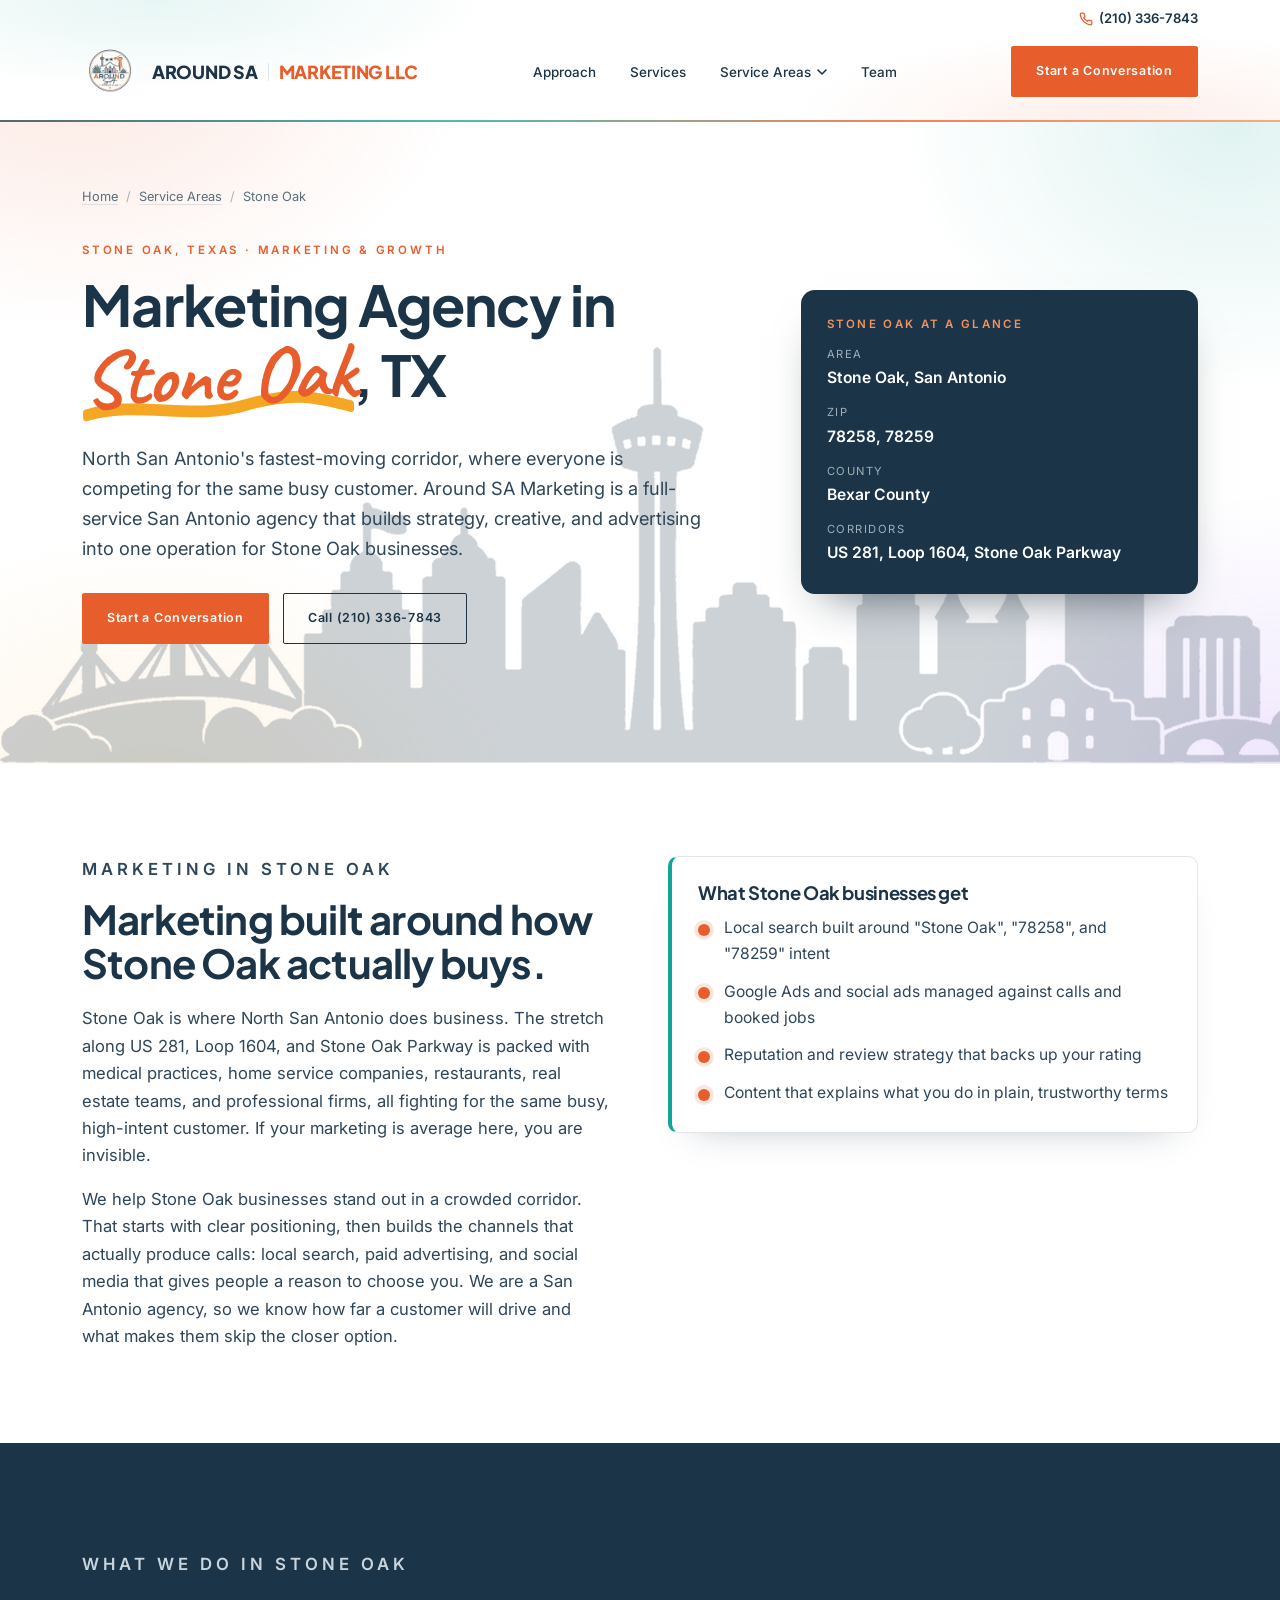
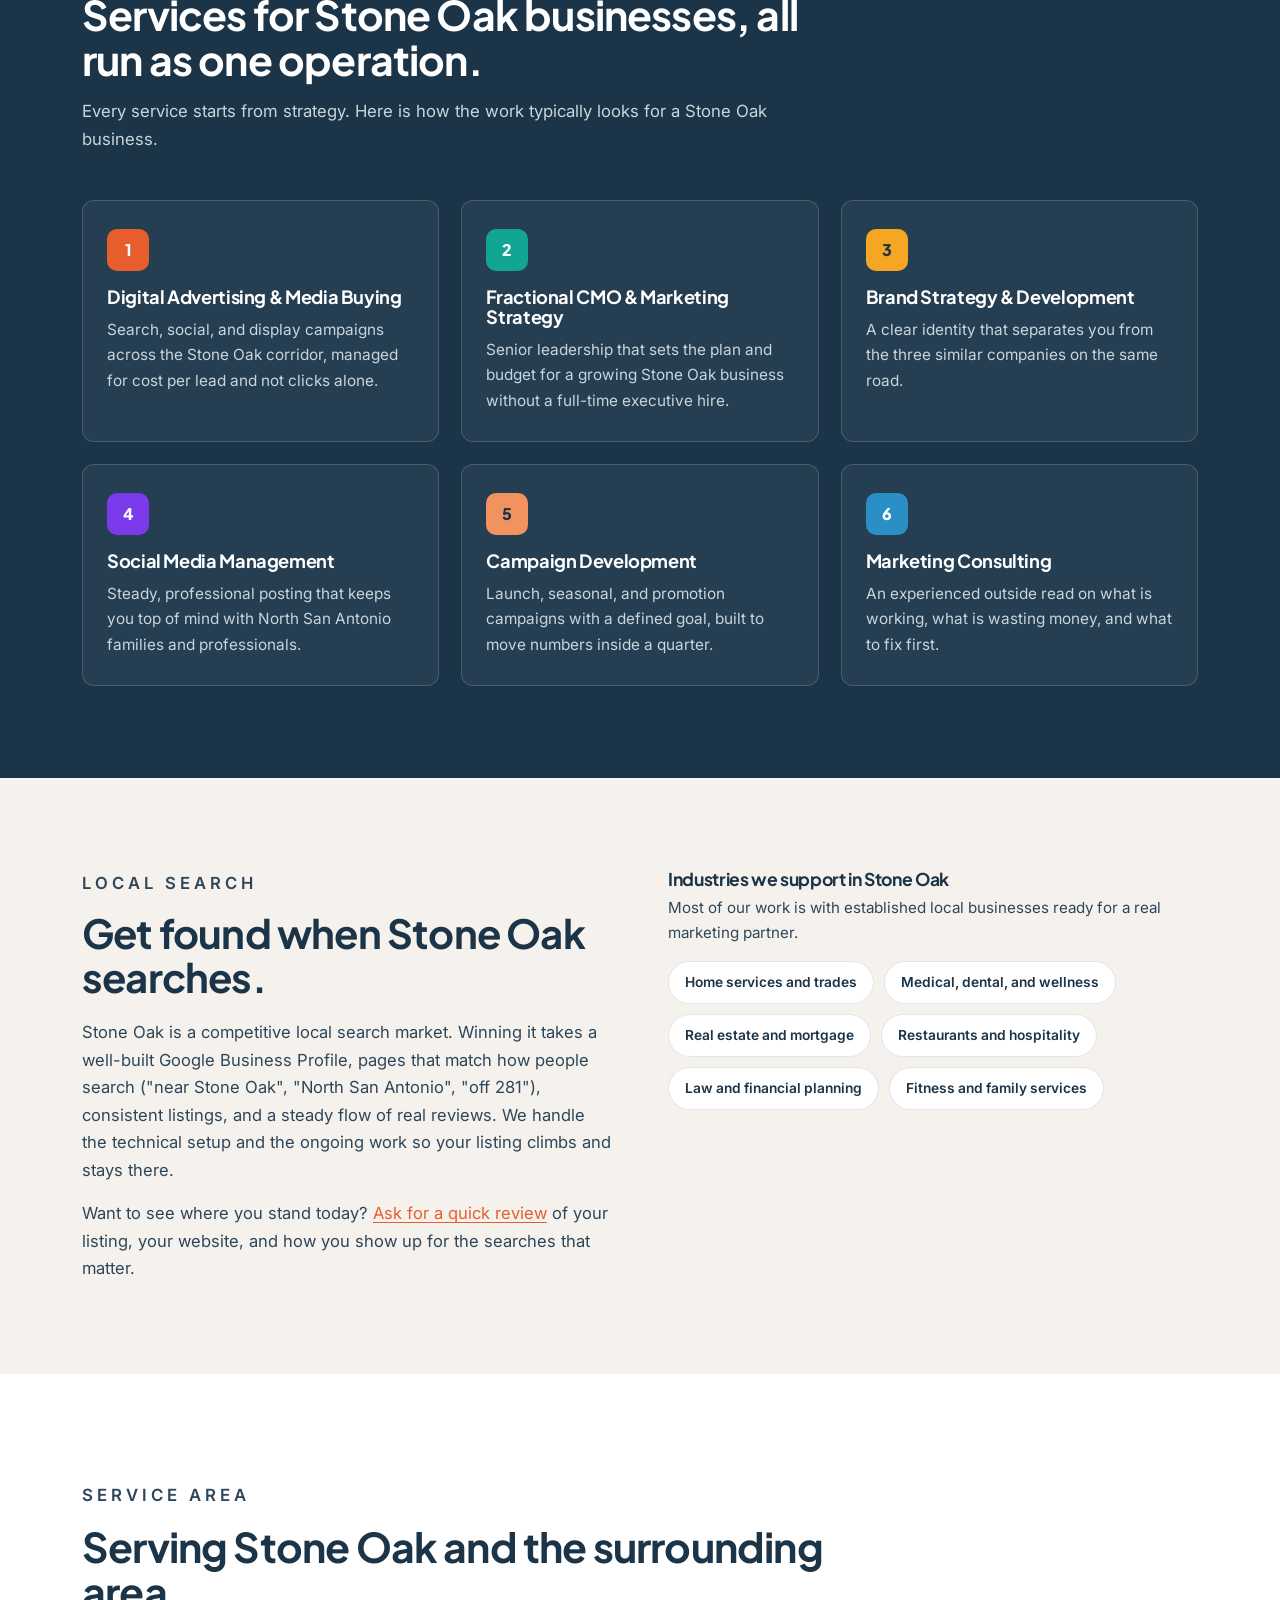
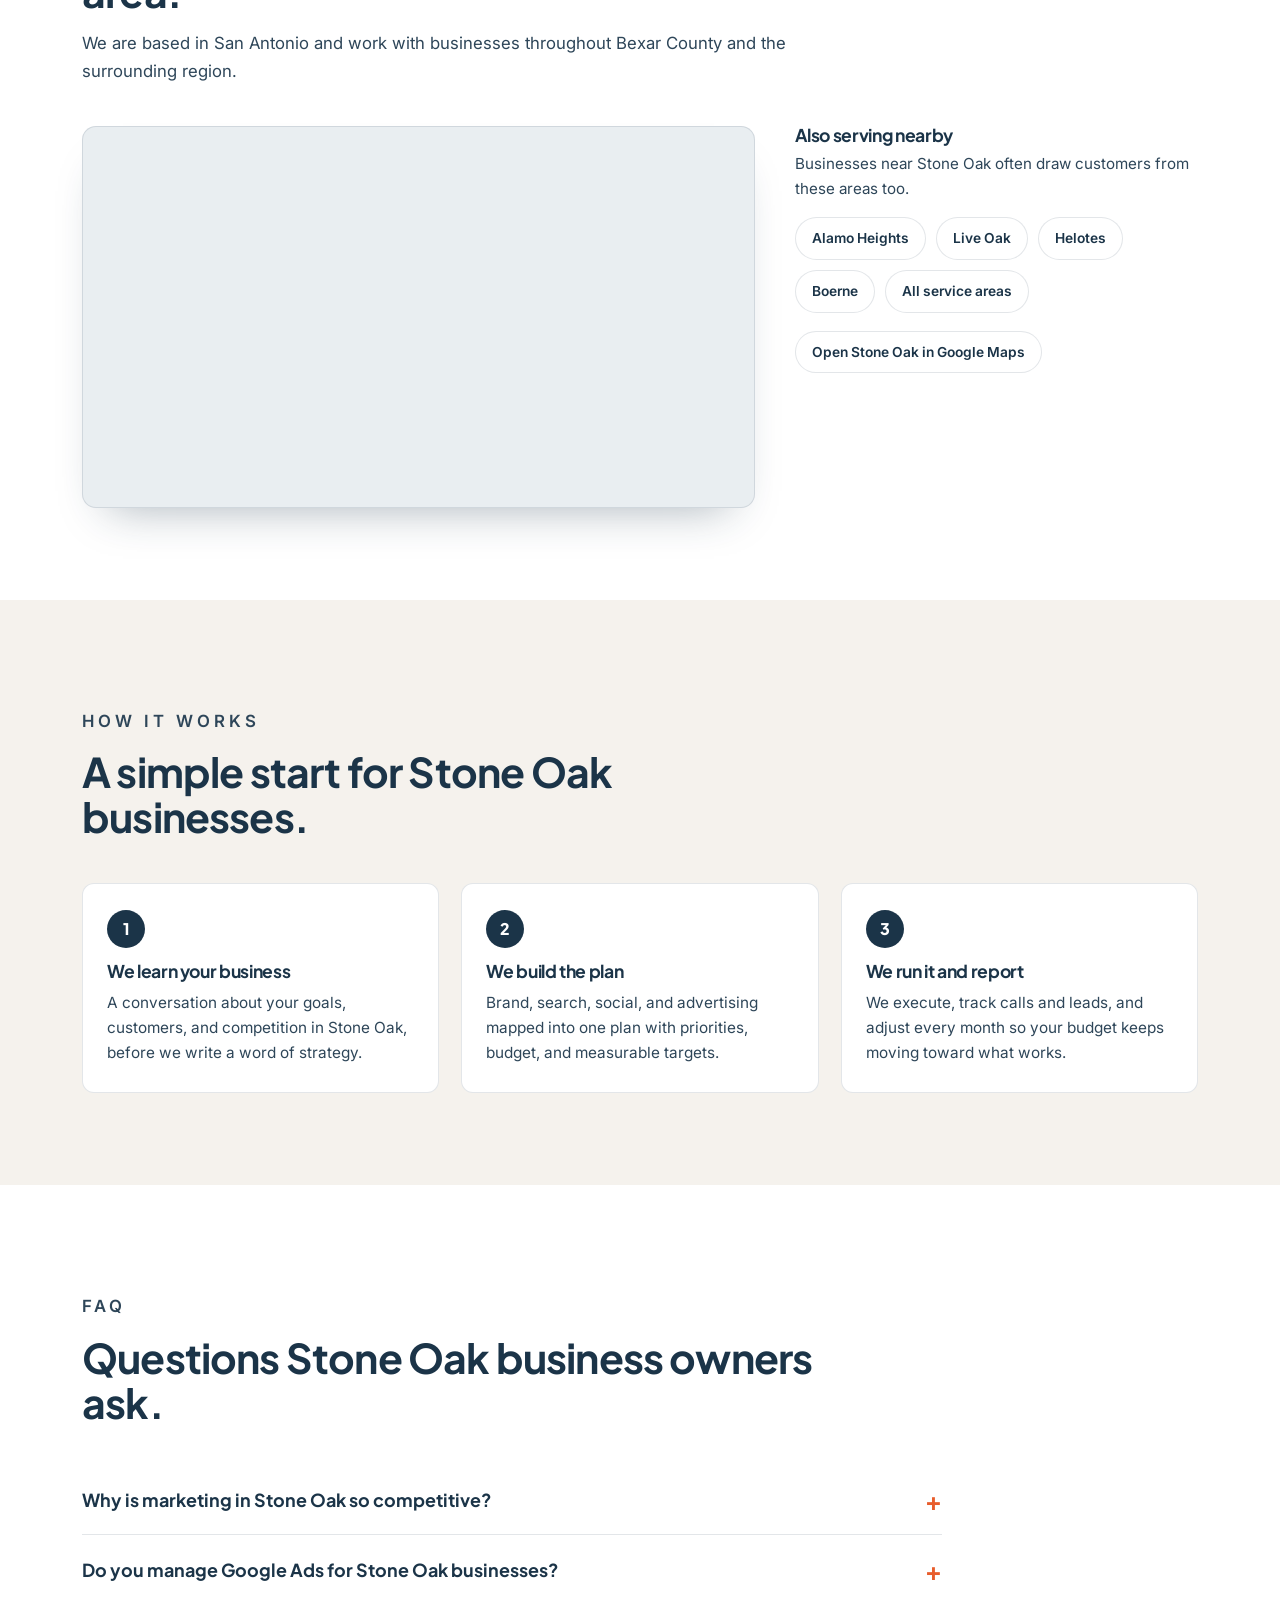
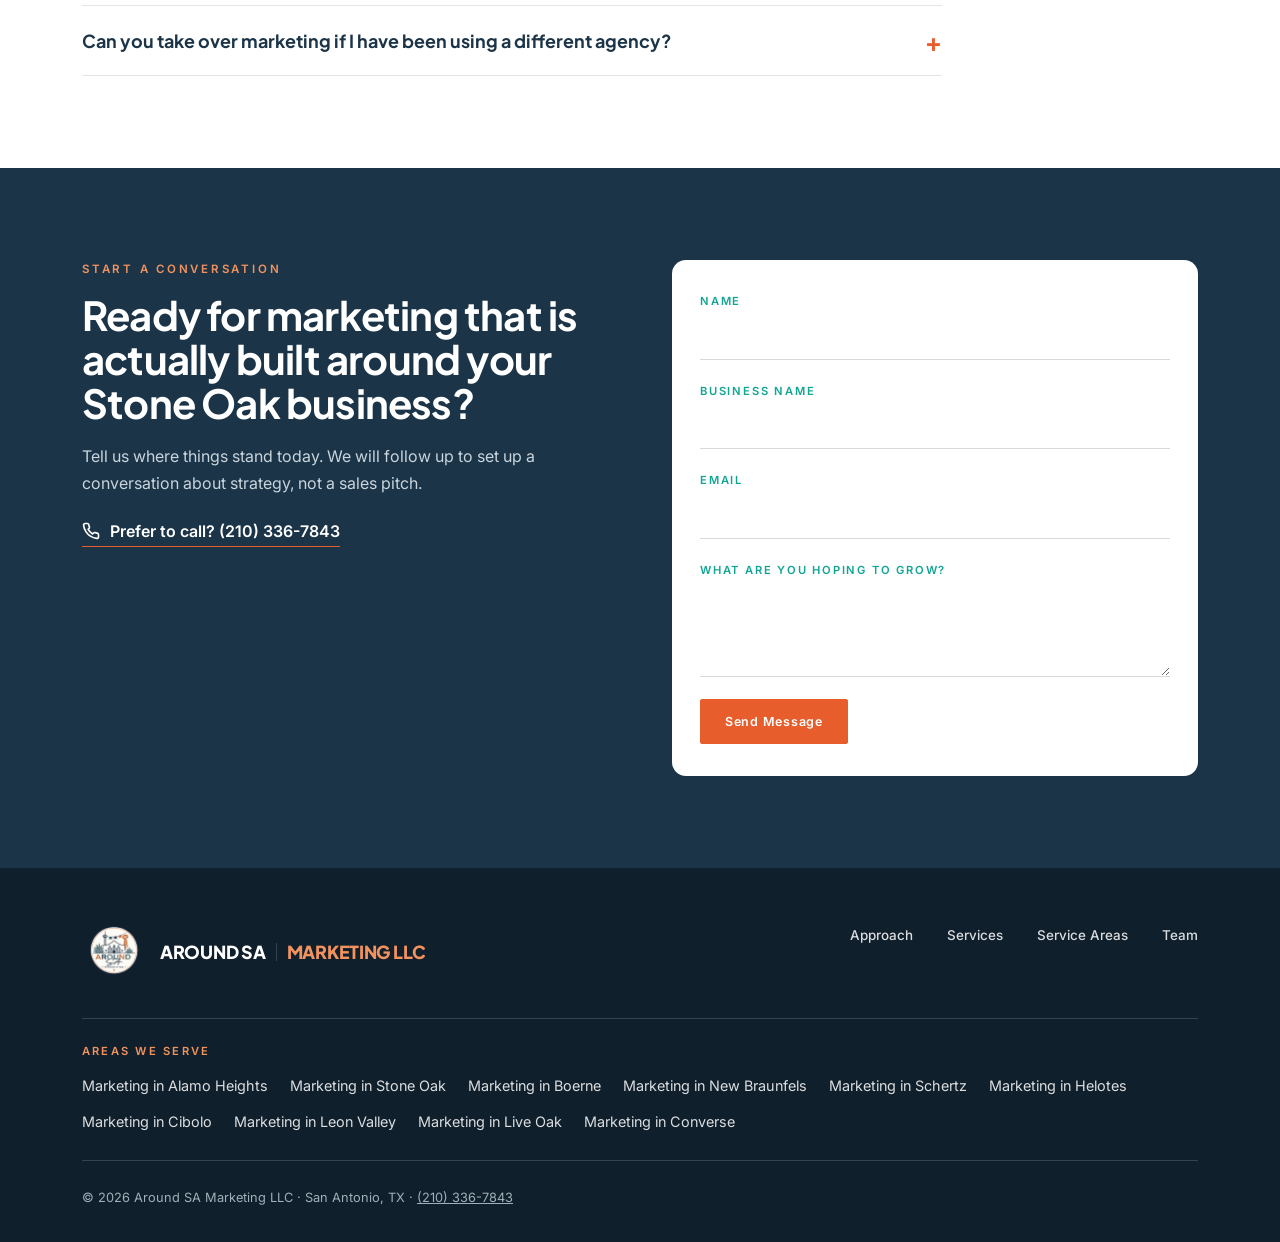
<file: areas/stone-oak/index.html>
<!DOCTYPE html>
<html lang="en">
<head>
<meta charset="UTF-8">
<meta name="viewport" content="width=device-width, initial-scale=1.0">
<meta name="color-scheme" content="light only">
<meta name="robots" content="index, follow, max-image-preview:large">
<title>Marketing Agency in Stone Oak, TX | Around SA Marketing</title>
<meta name="description" content="Marketing agency serving Stone Oak, San Antonio TX. Local SEO, paid ads, social media and brand strategy for home services, medical, real estate and professional firms along US 281 and Loop 1604.">
<link rel="canonical" href="https://www.aroundsamarketing.com/areas/stone-oak/">
<link rel="icon" type="image/png" href="/assets/favicon-180.png">
<link rel="apple-touch-icon" href="/assets/favicon-180.png">
<meta property="og:type" content="website">
<meta property="og:site_name" content="Around SA Marketing LLC">
<meta property="og:title" content="Marketing Agency in Stone Oak, TX | Around SA Marketing">
<meta property="og:description" content="Marketing agency serving Stone Oak, San Antonio TX. Local SEO, paid ads, social media and brand strategy for home services, medical, real estate and professional firms along US 281 and Loop 1604.">
<meta property="og:url" content="https://www.aroundsamarketing.com/areas/stone-oak/">
<meta property="og:locale" content="en_US">
<meta property="og:image" content="https://www.aroundsamarketing.com/og-image.jpg">
<meta name="twitter:card" content="summary_large_image">
<meta name="twitter:title" content="Marketing Agency in Stone Oak, TX | Around SA Marketing">
<meta name="twitter:description" content="Marketing agency serving Stone Oak, San Antonio TX. Local SEO, paid ads, social media and brand strategy for home services, medical, real estate and professional firms along US 281 and Loop 1604.">
<meta name="twitter:image" content="https://www.aroundsamarketing.com/og-image.jpg">
<link rel="preconnect" href="https://fonts.googleapis.com"><link rel="preconnect" href="https://fonts.gstatic.com" crossorigin><link href="https://fonts.googleapis.com/css2?family=Plus+Jakarta+Sans:wght@500;600;700;800&family=Caveat:wght@600;700&family=Instrument+Serif:ital@0;1&family=Inter:wght@300;400;500;600;700&display=swap" rel="stylesheet">
<link rel="stylesheet" href="/assets/area.css">
<script type="application/ld+json">{"@context": "https://schema.org", "@graph": [{"@type": "MarketingAgency", "@id": "https://www.aroundsamarketing.com/#agency", "name": "Around SA Marketing LLC", "url": "https://www.aroundsamarketing.com/", "telephone": "+12103367843", "image": "https://www.aroundsamarketing.com/og-image.jpg", "address": {"@type": "PostalAddress", "addressLocality": "San Antonio", "addressRegion": "TX", "addressCountry": "US"}}, {"@type": "WebPage", "@id": "https://www.aroundsamarketing.com/areas/stone-oak/#page", "url": "https://www.aroundsamarketing.com/areas/stone-oak/", "name": "Marketing Agency in Stone Oak, TX | Around SA Marketing", "description": "Marketing agency serving Stone Oak, San Antonio TX. Local SEO, paid ads, social media and brand strategy for home services, medical, real estate and professional firms along US 281 and Loop 1604.", "about": {"@id": "https://www.aroundsamarketing.com/areas/stone-oak/#service"}}, {"@type": "Service", "@id": "https://www.aroundsamarketing.com/areas/stone-oak/#service", "name": "Marketing services in Stone Oak, TX", "serviceType": "Marketing agency services", "provider": {"@id": "https://www.aroundsamarketing.com/#agency"}, "areaServed": {"@type": "City", "name": "Stone Oak", "containedInPlace": {"@type": "State", "name": "Texas"}, "geo": {"@type": "GeoCoordinates", "latitude": 29.633, "longitude": -98.489}}, "description": "Marketing agency serving Stone Oak, San Antonio TX. Local SEO, paid ads, social media and brand strategy for home services, medical, real estate and professional firms along US 281 and Loop 1604.", "hasOfferCatalog": {"@type": "OfferCatalog", "name": "Marketing services", "itemListElement": [{"@type": "Offer", "itemOffered": {"@type": "Service", "name": "Digital Advertising & Media Buying"}}, {"@type": "Offer", "itemOffered": {"@type": "Service", "name": "Fractional CMO & Marketing Strategy"}}, {"@type": "Offer", "itemOffered": {"@type": "Service", "name": "Brand Strategy & Development"}}, {"@type": "Offer", "itemOffered": {"@type": "Service", "name": "Social Media Management"}}, {"@type": "Offer", "itemOffered": {"@type": "Service", "name": "Campaign Development"}}, {"@type": "Offer", "itemOffered": {"@type": "Service", "name": "Marketing Consulting"}}]}}, {"@type": "BreadcrumbList", "itemListElement": [{"@type": "ListItem", "position": 1, "name": "Home", "item": "https://www.aroundsamarketing.com/"}, {"@type": "ListItem", "position": 2, "name": "Service Areas", "item": "https://www.aroundsamarketing.com/areas/"}, {"@type": "ListItem", "position": 3, "name": "Stone Oak", "item": "https://www.aroundsamarketing.com/areas/stone-oak/"}]}, {"@type": "FAQPage", "mainEntity": [{"@type": "Question", "name": "Why is marketing in Stone Oak so competitive?", "acceptedAnswer": {"@type": "Answer", "text": "Many businesses in the same industries cluster along the same few roads, and customers compare several options quickly. Strong positioning plus local search and paid ads are what separate the businesses that get the call."}}, {"@type": "Question", "name": "Do you manage Google Ads for Stone Oak businesses?", "acceptedAnswer": {"@type": "Answer", "text": "Yes. We plan, launch, and manage Google and social campaigns, and report on calls, leads, and cost per lead so you can see where the money goes."}}, {"@type": "Question", "name": "Can you take over marketing if I have been using a different agency?", "acceptedAnswer": {"@type": "Answer", "text": "Yes. We start by reviewing your accounts, listings, and website, keep what works, and build a plan from there."}}]}]}</script>
</head>
<body>
<a class="skip" href="#main">Skip to content</a>
<header>
  <div class="header-top"><a class="header-phone" href="tel:+12103367843"><svg viewBox="0 0 24 24" fill="none" stroke="currentColor" stroke-width="2.2" stroke-linecap="round" stroke-linejoin="round" aria-hidden="true"><path d="M22 16.92v3a2 2 0 0 1-2.18 2 19.79 19.79 0 0 1-8.63-3.07 19.5 19.5 0 0 1-6-6 19.79 19.79 0 0 1-3.07-8.67A2 2 0 0 1 4.11 2h3a2 2 0 0 1 2 1.72c.13.96.36 1.9.7 2.81a2 2 0 0 1-.45 2.11L8.09 9.91a16 16 0 0 0 6 6l1.27-1.27a2 2 0 0 1 2.11-.45c.91.34 1.85.57 2.81.7A2 2 0 0 1 22 16.92z"/></svg>(210) 336-7843</a></div>
  <div class="navrow">
    <a class="logo" href="/"><img src="/assets/logo.png" alt="Around SA Marketing LLC" width="56" height="56"><span class="logo-word">AROUND SA<span>MARKETING LLC</span></span></a>
    <nav class="links" aria-label="Primary">
      <a href="/#approach">Approach</a>
      <a href="/#services">Services</a>
      <div class="dropdown"><a class="dd-trigger" href="/areas/" aria-haspopup="true">Service Areas<svg width="10" height="10" viewBox="0 0 10 10" aria-hidden="true"><path d="M1 3l4 4 4-4" fill="none" stroke="currentColor" stroke-width="1.6" stroke-linecap="round" stroke-linejoin="round"/></svg></a><div class="dd-menu"><div class="dd-box"><a class="dd-all" href="/areas/">All service areas</a><a href="/areas/alamo-heights/">Alamo Heights</a><a href="/areas/stone-oak/">Stone Oak</a><a href="/areas/boerne/">Boerne</a><a href="/areas/new-braunfels/">New Braunfels</a><a href="/areas/schertz/">Schertz</a><a href="/areas/helotes/">Helotes</a><a href="/areas/cibolo/">Cibolo</a><a href="/areas/leon-valley/">Leon Valley</a><a href="/areas/live-oak/">Live Oak</a><a href="/areas/converse/">Converse</a></div></div></div>
      <a href="/#team">Team</a>
    </nav>
    <a class="btn solid" href="#contact">Start a Conversation</a>
    <button class="menuToggle" id="menuToggle" aria-label="Open menu" aria-expanded="false" aria-controls="mobilePanel"><span></span><span></span><span></span></button>
  </div>
  <nav class="mobile-panel" id="mobilePanel" aria-label="Mobile">
    <a href="/#approach">Approach</a>
    <a href="/#services">Services</a>
    <details class="mob-areas"><summary>Service Areas</summary><a href="/areas/">All service areas</a><a href="/areas/alamo-heights/">Alamo Heights</a><a href="/areas/stone-oak/">Stone Oak</a><a href="/areas/boerne/">Boerne</a><a href="/areas/new-braunfels/">New Braunfels</a><a href="/areas/schertz/">Schertz</a><a href="/areas/helotes/">Helotes</a><a href="/areas/cibolo/">Cibolo</a><a href="/areas/leon-valley/">Leon Valley</a><a href="/areas/live-oak/">Live Oak</a><a href="/areas/converse/">Converse</a></details>
    <a href="/#team">Team</a>
    <a class="btn solid" href="#contact">Start a Conversation</a>
  </nav>
</header>
<main id="main">
<section class="hero">
  <img class="hero-sky" src="/assets/skyline.png" alt="" aria-hidden="true" width="2700" height="834">
  <div class="wrap">
    <nav class="crumbs" aria-label="Breadcrumb"><ol><li><a href="/">Home</a></li><li><a href="/areas/">Service Areas</a></li><li aria-current="page">Stone Oak</li></ol></nav>
    <div class="hero-grid">
      <div>
        <p class="eyebrow">Stone Oak, Texas &middot; Marketing &amp; Growth</p>
        <h1>Marketing Agency in <em>Stone Oak</em>, TX</h1>
        <p class="lead">North San Antonio&#x27;s fastest-moving corridor, where everyone is competing for the same busy customer. Around SA Marketing is a full-service San Antonio agency that builds strategy, creative, and advertising into one operation for Stone Oak businesses.</p>
        <div class="hero-actions">
          <a class="btn solid" href="#contact">Start a Conversation</a>
          <a class="btn" href="tel:+12103367843">Call (210) 336-7843</a>
        </div>
      </div>
      <aside class="facts" aria-label="Stone Oak at a glance"><h2>Stone Oak at a glance</h2><dl><div><dt>Area</dt><dd>Stone Oak, San Antonio</dd></div><div><dt>ZIP</dt><dd>78258, 78259</dd></div><div><dt>County</dt><dd>Bexar County</dd></div><div><dt>Corridors</dt><dd>US 281, Loop 1604, Stone Oak Parkway</dd></div></dl></aside>
    </div>
  </div>
</section>
<section>
  <div class="wrap two">
    <div class="prose">
      <p class="eyebrow">Marketing In Stone Oak</p>
      <h2>Marketing built around how Stone Oak actually buys.</h2>
      <p>Stone Oak is where North San Antonio does business. The stretch along US 281, Loop 1604, and Stone Oak Parkway is packed with medical practices, home service companies, restaurants, real estate teams, and professional firms, all fighting for the same busy, high-intent customer. If your marketing is average here, you are invisible.</p><p>We help Stone Oak businesses stand out in a crowded corridor. That starts with clear positioning, then builds the channels that actually produce calls: local search, paid advertising, and social media that gives people a reason to choose you. We are a San Antonio agency, so we know how far a customer will drive and what makes them skip the closer option.</p>
    </div>
    <div class="callout">
      <h3>What Stone Oak businesses get</h3>
      <ul><li>Local search built around &quot;Stone Oak&quot;, &quot;78258&quot;, and &quot;78259&quot; intent</li><li>Google Ads and social ads managed against calls and booked jobs</li><li>Reputation and review strategy that backs up your rating</li><li>Content that explains what you do in plain, trustworthy terms</li></ul>
    </div>
  </div>
</section>
<section class="on-dark">
  <div class="wrap">
    <div class="section-head">
      <p class="eyebrow">What We Do In Stone Oak</p>
      <h2>Services for Stone Oak businesses, all run as one operation.</h2>
      <p>Every service starts from strategy. Here is how the work typically looks for a Stone Oak business.</p>
    </div>
    <div class="cards"><article class="card"><div class="chip" aria-hidden="true">1</div><h3>Digital Advertising &amp; Media Buying</h3><p>Search, social, and display campaigns across the Stone Oak corridor, managed for cost per lead and not clicks alone.</p></article><article class="card"><div class="chip" aria-hidden="true">2</div><h3>Fractional CMO &amp; Marketing Strategy</h3><p>Senior leadership that sets the plan and budget for a growing Stone Oak business without a full-time executive hire.</p></article><article class="card"><div class="chip" aria-hidden="true">3</div><h3>Brand Strategy &amp; Development</h3><p>A clear identity that separates you from the three similar companies on the same road.</p></article><article class="card"><div class="chip" aria-hidden="true">4</div><h3>Social Media Management</h3><p>Steady, professional posting that keeps you top of mind with North San Antonio families and professionals.</p></article><article class="card"><div class="chip" aria-hidden="true">5</div><h3>Campaign Development</h3><p>Launch, seasonal, and promotion campaigns with a defined goal, built to move numbers inside a quarter.</p></article><article class="card"><div class="chip" aria-hidden="true">6</div><h3>Marketing Consulting</h3><p>An experienced outside read on what is working, what is wasting money, and what to fix first.</p></article></div>
  </div>
</section>
<section class="alt">
  <div class="wrap two">
    <div class="prose">
      <p class="eyebrow">Local Search</p>
      <h2>Get found when Stone Oak searches.</h2>
      <p>Stone Oak is a competitive local search market. Winning it takes a well-built Google Business Profile, pages that match how people search (&quot;near Stone Oak&quot;, &quot;North San Antonio&quot;, &quot;off 281&quot;), consistent listings, and a steady flow of real reviews. We handle the technical setup and the ongoing work so your listing climbs and stays there.</p>
      <p>Want to see where you stand today? <a href="#contact">Ask for a quick review</a> of your listing, your website, and how you show up for the searches that matter.</p>
    </div>
    <div class="near">
      <h3>Industries we support in Stone Oak</h3>
      <p>Most of our work is with established local businesses ready for a real marketing partner.</p>
      <ul><li><span style="display:inline-block;padding:9px 16px;border:1px solid var(--line-light);border-radius:999px;font-weight:600;font-size:.86rem;background:#fff;">Home services and trades</span></li><li><span style="display:inline-block;padding:9px 16px;border:1px solid var(--line-light);border-radius:999px;font-weight:600;font-size:.86rem;background:#fff;">Medical, dental, and wellness</span></li><li><span style="display:inline-block;padding:9px 16px;border:1px solid var(--line-light);border-radius:999px;font-weight:600;font-size:.86rem;background:#fff;">Real estate and mortgage</span></li><li><span style="display:inline-block;padding:9px 16px;border:1px solid var(--line-light);border-radius:999px;font-weight:600;font-size:.86rem;background:#fff;">Restaurants and hospitality</span></li><li><span style="display:inline-block;padding:9px 16px;border:1px solid var(--line-light);border-radius:999px;font-weight:600;font-size:.86rem;background:#fff;">Law and financial planning</span></li><li><span style="display:inline-block;padding:9px 16px;border:1px solid var(--line-light);border-radius:999px;font-weight:600;font-size:.86rem;background:#fff;">Fitness and family services</span></li></ul>
    </div>
  </div>
</section>
<section>
  <div class="wrap">
    <div class="section-head">
      <p class="eyebrow">Service Area</p>
      <h2>Serving Stone Oak and the surrounding area.</h2>
      <p>We are based in San Antonio and work with businesses throughout Bexar County and the surrounding region.</p>
    </div>
    <div class="map-grid">
      <div class="map-frame"><iframe title="Map of Stone Oak, Texas" loading="lazy" referrerpolicy="no-referrer-when-downgrade" src="https://www.google.com/maps?q=Stone+Oak%2C+San+Antonio%2C+TX&amp;z=12&amp;output=embed"></iframe></div>
      <div class="near">
        <h3>Also serving nearby</h3>
        <p>Businesses near Stone Oak often draw customers from these areas too.</p>
        <ul><li><a href="/areas/alamo-heights/">Alamo Heights</a></li><li><a href="/areas/live-oak/">Live Oak</a></li><li><a href="/areas/helotes/">Helotes</a></li><li><a href="/areas/boerne/">Boerne</a></li><li><a href="/areas/">All service areas</a></li></ul>
        <a class="maplink" href="https://www.google.com/maps/search/?api=1&amp;query=Stone+Oak%2C+San+Antonio%2C+TX" target="_blank" rel="noopener">Open Stone Oak in Google Maps</a>
      </div>
    </div>
  </div>
</section>
<section class="alt">
  <div class="wrap">
    <div class="section-head">
      <p class="eyebrow">How It Works</p>
      <h2>A simple start for Stone Oak businesses.</h2>
    </div>
    <div class="steps">
      <div class="step"><h3>We learn your business</h3><p>A conversation about your goals, customers, and competition in Stone Oak, before we write a word of strategy.</p></div>
      <div class="step"><h3>We build the plan</h3><p>Brand, search, social, and advertising mapped into one plan with priorities, budget, and measurable targets.</p></div>
      <div class="step"><h3>We run it and report</h3><p>We execute, track calls and leads, and adjust every month so your budget keeps moving toward what works.</p></div>
    </div>
  </div>
</section>
<section>
  <div class="wrap">
    <div class="section-head">
      <p class="eyebrow">FAQ</p>
      <h2>Questions Stone Oak business owners ask.</h2>
    </div>
    <div class="faq"><details><summary>Why is marketing in Stone Oak so competitive?</summary><p>Many businesses in the same industries cluster along the same few roads, and customers compare several options quickly. Strong positioning plus local search and paid ads are what separate the businesses that get the call.</p></details><details><summary>Do you manage Google Ads for Stone Oak businesses?</summary><p>Yes. We plan, launch, and manage Google and social campaigns, and report on calls, leads, and cost per lead so you can see where the money goes.</p></details><details><summary>Can you take over marketing if I have been using a different agency?</summary><p>Yes. We start by reviewing your accounts, listings, and website, keep what works, and build a plan from there.</p></details></div>
  </div>
</section>
<section class="on-dark" id="contact">
  <div class="wrap cta-grid">
    <div>
      <p class="eyebrow">Start A Conversation</p>
      <h2>Ready for marketing that is actually built around your Stone Oak business?</h2>
      <p>Tell us where things stand today. We will follow up to set up a conversation about strategy, not a sales pitch.</p>
      <a class="phone-link" href="tel:+12103367843"><svg width="18" height="18" viewBox="0 0 24 24" fill="none" stroke="currentColor" stroke-width="2.2" stroke-linecap="round" stroke-linejoin="round" aria-hidden="true"><path d="M22 16.92v3a2 2 0 0 1-2.18 2 19.79 19.79 0 0 1-8.63-3.07 19.5 19.5 0 0 1-6-6 19.79 19.79 0 0 1-3.07-8.67A2 2 0 0 1 4.11 2h3a2 2 0 0 1 2 1.72c.13.96.36 1.9.7 2.81a2 2 0 0 1-.45 2.11L8.09 9.91a16 16 0 0 0 6 6l1.27-1.27a2 2 0 0 1 2.11-.45c.91.34 1.85.57 2.81.7A2 2 0 0 1 22 16.92z"/></svg>Prefer to call? (210) 336-7843</a>
    </div>
    <form id="areaForm" name="contact" method="POST" action="/" data-netlify="true" netlify-honeypot="bot-field">
      <input type="hidden" name="form-name" value="contact">
      <input type="hidden" name="source_page" value="">
      <div style="position:absolute;left:-5000px;" aria-hidden="true"><label>Leave this empty: <input name="bot-field" tabindex="-1" autocomplete="off"></label></div>
      <div class="field"><label for="name">Name</label><input id="name" name="name" type="text" required autocomplete="name"></div>
      <div class="field"><label for="business">Business Name</label><input id="business" name="business" type="text" required autocomplete="organization"></div>
      <div class="field"><label for="email">Email</label><input id="email" name="email" type="email" required autocomplete="email"></div>
      <div class="field"><label for="goal">What Are You Hoping To Grow?</label><textarea id="goal" name="goal"></textarea></div>
      <button class="btn solid" type="submit">Send Message</button>
      <p class="form-note" id="formNote" role="status" aria-live="polite"></p>
    </form>
  </div>
</section>
</main>
<footer>
  <div class="wrap">
    <div class="footer-top">
      <a class="logo" href="/"><img src="/assets/logo.png" alt="Around SA Marketing LLC" width="64" height="64" loading="lazy"><span class="logo-word">AROUND SA<span>MARKETING LLC</span></span></a>
      <nav class="links" aria-label="Footer">
        <a href="/#approach">Approach</a>
        <a href="/#services">Services</a>
        <a href="/areas/">Service Areas</a>
        <a href="/#team">Team</a>
      </nav>
    </div>
    <div class="foot-areas">
      <h2>Areas We Serve</h2>
      <ul><li><a href="/areas/alamo-heights/">Marketing in Alamo Heights</a></li><li><a href="/areas/stone-oak/">Marketing in Stone Oak</a></li><li><a href="/areas/boerne/">Marketing in Boerne</a></li><li><a href="/areas/new-braunfels/">Marketing in New Braunfels</a></li><li><a href="/areas/schertz/">Marketing in Schertz</a></li><li><a href="/areas/helotes/">Marketing in Helotes</a></li><li><a href="/areas/cibolo/">Marketing in Cibolo</a></li><li><a href="/areas/leon-valley/">Marketing in Leon Valley</a></li><li><a href="/areas/live-oak/">Marketing in Live Oak</a></li><li><a href="/areas/converse/">Marketing in Converse</a></li></ul>
    </div>
    <div class="foot-bottom">
      <span>&copy; 2026 Around SA Marketing LLC &middot; San Antonio, TX &middot; <a href="tel:+12103367843" class="foot-phone">(210) 336-7843</a></span>
    </div>
  </div>
</footer>
<script src="/assets/site.js" defer></script>
</body>
</html>
</file>
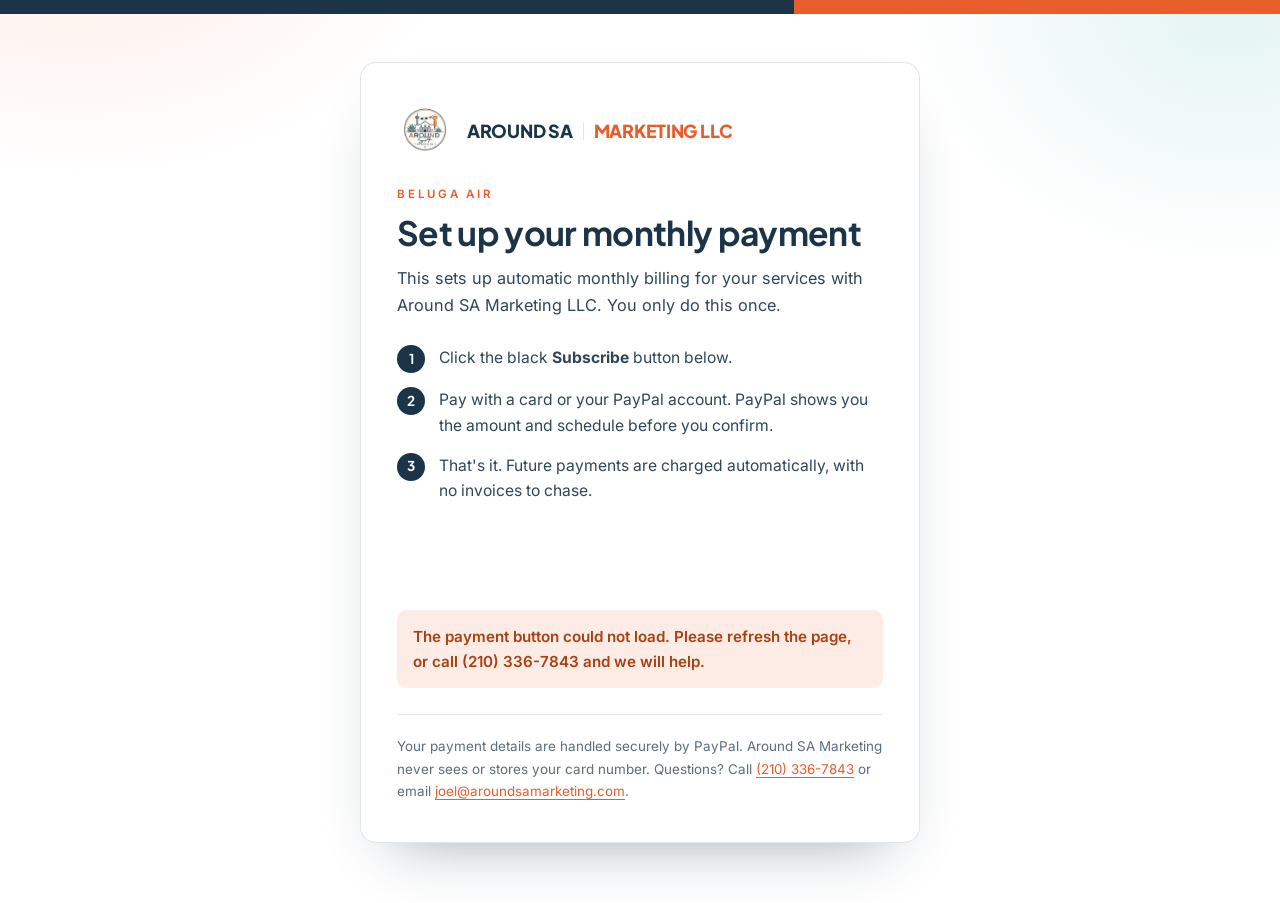
<file: pay/beluga/index.html>
<!DOCTYPE html>
<html lang="en">
<head>
<meta charset="UTF-8">
<meta name="viewport" content="width=device-width, initial-scale=1.0">
<meta name="robots" content="noindex, nofollow, noarchive">
<title>Beluga Air Monthly Payment | Around SA Marketing</title>
<link rel="icon" type="image/png" href="/assets/favicon-180.png">
<link rel="preconnect" href="https://fonts.googleapis.com"><link rel="preconnect" href="https://fonts.gstatic.com" crossorigin>
<link href="https://fonts.googleapis.com/css2?family=Plus+Jakarta+Sans:wght@500;600;700;800&family=Inter:wght@400;500;600&display=swap" rel="stylesheet">
<link rel="stylesheet" href="/assets/area.css">
<style>
  body{min-height:100vh;display:flex;flex-direction:column;background:radial-gradient(650px 450px at 6% -10%,rgba(232,93,44,0.12),transparent 60%),radial-gradient(550px 450px at 96% 0%,rgba(18,165,148,0.12),transparent 60%),#fff;}
  .topbar{height:14px;background:linear-gradient(90deg,var(--navy) 62%,var(--rust) 62%);}
  .pay-wrap{flex:1;display:flex;align-items:flex-start;justify-content:center;padding:48px 22px 60px;}
  .pay-card{width:100%;max-width:560px;background:#fff;border:1px solid var(--line-light);border-radius:16px;padding:40px 36px;box-shadow:0 30px 60px -34px rgba(27,52,72,.45);}
  .pay-card .logo{margin-bottom:26px;}
  .pay-card h1{font-size:clamp(1.7rem,4vw,2.1rem);margin:10px 0 14px;}
  .pay-card p.lead{font-size:1.02rem;color:#2E4659;}
  .steps-mini{list-style:none;margin:26px 0 28px;display:grid;gap:14px;counter-reset:s;}
  .steps-mini li{counter-increment:s;display:flex;gap:14px;align-items:flex-start;font-size:.98rem;color:#2E4659;}
  .steps-mini li::before{content:counter(s);flex:0 0 28px;height:28px;border-radius:50%;background:var(--navy);color:#fff;display:grid;place-items:center;font-weight:700;font-size:.85rem;font-family:'Plus Jakarta Sans',sans-serif;}
  #paypal-button-container-P-6WW79215V21265025NMAKZJA{min-height:60px;}
  .noscript,.status{margin-top:18px;font-size:.95rem;}
  .status{display:none;padding:14px 16px;border-radius:10px;font-weight:600;}
  .status.ok{display:block;background:rgba(18,165,148,.12);color:#0B6F63;}
  .status.err{display:block;background:rgba(232,93,44,.12);color:#A8400F;}
  .secure{margin-top:26px;padding-top:20px;border-top:1px solid var(--line-light);font-size:.84rem;color:#5B6E7C;}
  .secure a{color:var(--rust);text-decoration:underline;text-underline-offset:3px;}
  @media (max-width:480px){.pay-card{padding:30px 22px;}}
</style>
</head>
<body>
<div class="topbar"></div>
<main class="pay-wrap">
  <div class="pay-card">
    <a class="logo" href="/"><img src="/assets/logo.png" alt="Around SA Marketing LLC" width="64" height="64"><span class="logo-word">AROUND SA<span>MARKETING LLC</span></span></a>
    <p class="eyebrow">Beluga Air</p>
    <h1>Set up your monthly payment</h1>
    <p class="lead">This sets up automatic monthly billing for your services with Around SA Marketing LLC. You only do this once.</p>
    <ol class="steps-mini">
      <li><span>Click the black <strong>Subscribe</strong> button below.</span></li>
      <li><span>Pay with a card or your PayPal account. PayPal shows you the amount and schedule before you confirm.</span></li>
      <li><span>That's it. Future payments are charged automatically, with no invoices to chase.</span></li>
    </ol>

    <div id="paypal-button-container-P-6WW79215V21265025NMAKZJA"></div>
    <noscript><p class="noscript">Please turn on JavaScript to complete your payment, or call us at (210) 336-7843 and we will help.</p></noscript>
    <div class="status" id="status" role="status" aria-live="polite"></div>

    <div class="secure">
      Your payment details are handled securely by PayPal. Around SA Marketing never sees or stores your card number.
      Questions? Call <a href="tel:+12103367843">(210) 336-7843</a> or email <a href="mailto:joel@aroundsamarketing.com">joel@aroundsamarketing.com</a>.
    </div>
  </div>
</main>

<script src="https://www.paypal.com/sdk/js?client-id=BAA7tQxjfJuxRRd3NNGzYWO8kKYLTDXKk1jDGzlGtmhj5JjsYqWfDMo9aaCBxhUSGBHg1ptDSU5wSvyYGc&vault=true&intent=subscription" data-sdk-integration-source="button-factory"></script>
<script>
  (function () {
    var statusEl = document.getElementById('status');
    function show(cls, msg) { statusEl.className = 'status ' + cls; statusEl.textContent = msg; }
    if (!window.paypal) { show('err', 'The payment button could not load. Please refresh the page, or call (210) 336-7843 and we will help.'); return; }
    paypal.Buttons({
      style: { shape: 'rect', color: 'black', layout: 'vertical', label: 'subscribe' },
      createSubscription: function (data, actions) {
        return actions.subscription.create({ plan_id: 'P-6WW79215V21265025NMAKZJA' });
      },
      onApprove: function (data) {
        document.getElementById('paypal-button-container-P-6WW79215V21265025NMAKZJA').style.display = 'none';
        show('ok', 'Thank you. Your monthly payment is set up. Your confirmation number is ' + data.subscriptionID + '. PayPal will also email you a receipt.');
      },
      onError: function () {
        show('err', 'Something went wrong and you were not charged. Please try again, or call (210) 336-7843.');
      }
    }).render('#paypal-button-container-P-6WW79215V21265025NMAKZJA');
  })();
</script>
</body>
</html>
</file>
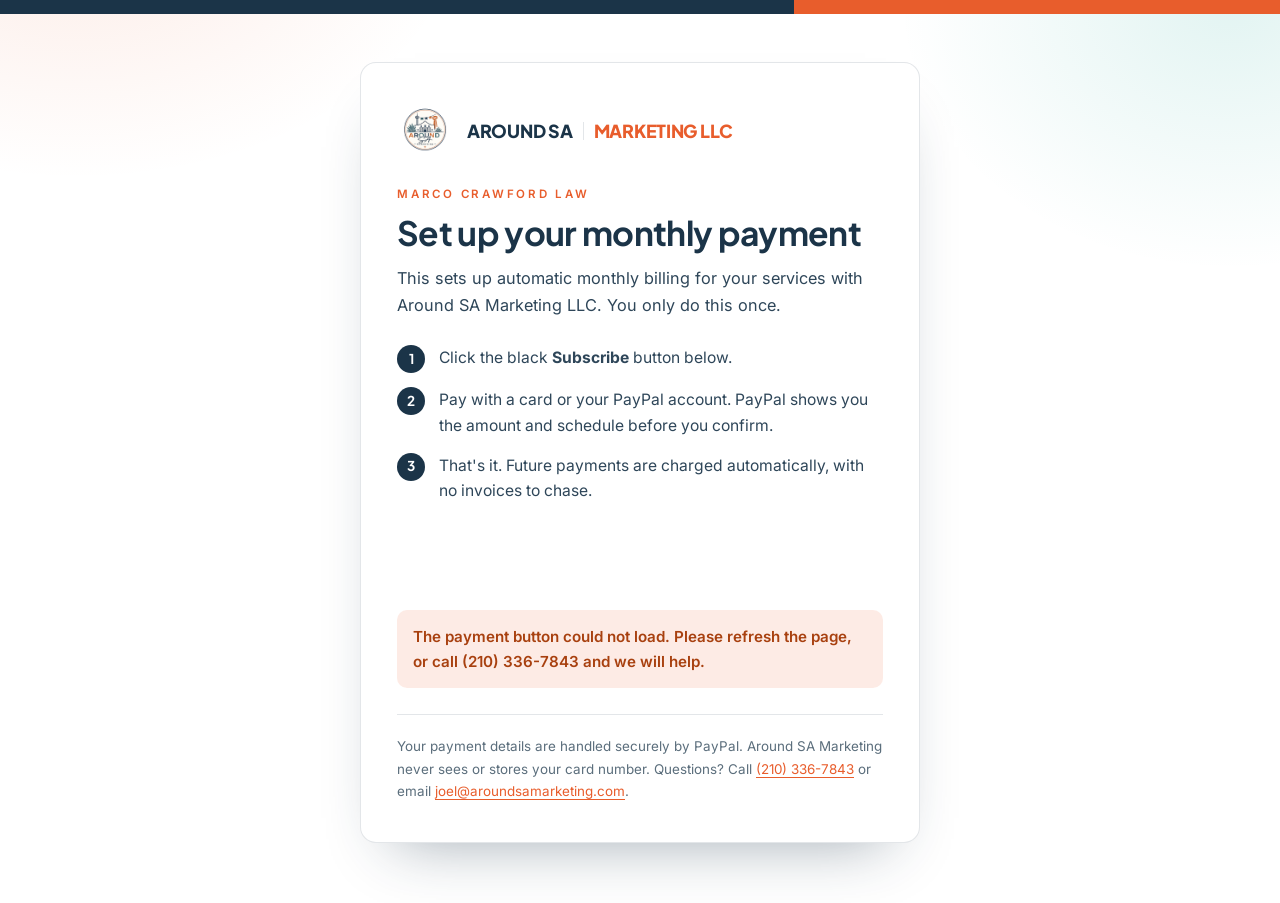
<file: pay/marco/index.html>
<!DOCTYPE html>
<html lang="en">
<head>
<meta charset="UTF-8">
<meta name="viewport" content="width=device-width, initial-scale=1.0">
<meta name="robots" content="noindex, nofollow, noarchive">
<title>Marco Crawford Law Monthly Payment | Around SA Marketing</title>
<link rel="icon" type="image/png" href="/assets/favicon-180.png">
<link rel="preconnect" href="https://fonts.googleapis.com"><link rel="preconnect" href="https://fonts.gstatic.com" crossorigin>
<link href="https://fonts.googleapis.com/css2?family=Plus+Jakarta+Sans:wght@500;600;700;800&family=Inter:wght@400;500;600&display=swap" rel="stylesheet">
<link rel="stylesheet" href="/assets/area.css">
<style>
  body{min-height:100vh;display:flex;flex-direction:column;background:radial-gradient(650px 450px at 6% -10%,rgba(232,93,44,0.12),transparent 60%),radial-gradient(550px 450px at 96% 0%,rgba(18,165,148,0.12),transparent 60%),#fff;}
  .topbar{height:14px;background:linear-gradient(90deg,var(--navy) 62%,var(--rust) 62%);}
  .pay-wrap{flex:1;display:flex;align-items:flex-start;justify-content:center;padding:48px 22px 60px;}
  .pay-card{width:100%;max-width:560px;background:#fff;border:1px solid var(--line-light);border-radius:16px;padding:40px 36px;box-shadow:0 30px 60px -34px rgba(27,52,72,.45);}
  .pay-card .logo{margin-bottom:26px;}
  .pay-card h1{font-size:clamp(1.7rem,4vw,2.1rem);margin:10px 0 14px;}
  .pay-card p.lead{font-size:1.02rem;color:#2E4659;}
  .steps-mini{list-style:none;margin:26px 0 28px;display:grid;gap:14px;counter-reset:s;}
  .steps-mini li{counter-increment:s;display:flex;gap:14px;align-items:flex-start;font-size:.98rem;color:#2E4659;}
  .steps-mini li::before{content:counter(s);flex:0 0 28px;height:28px;border-radius:50%;background:var(--navy);color:#fff;display:grid;place-items:center;font-weight:700;font-size:.85rem;font-family:'Plus Jakarta Sans',sans-serif;}
  #paypal-button-container-P-8P174783TH5064000NMAK2WI{min-height:60px;}
  .noscript,.status{margin-top:18px;font-size:.95rem;}
  .status{display:none;padding:14px 16px;border-radius:10px;font-weight:600;}
  .status.ok{display:block;background:rgba(18,165,148,.12);color:#0B6F63;}
  .status.err{display:block;background:rgba(232,93,44,.12);color:#A8400F;}
  .secure{margin-top:26px;padding-top:20px;border-top:1px solid var(--line-light);font-size:.84rem;color:#5B6E7C;}
  .secure a{color:var(--rust);text-decoration:underline;text-underline-offset:3px;}
  @media (max-width:480px){.pay-card{padding:30px 22px;}}
</style>
</head>
<body>
<div class="topbar"></div>
<main class="pay-wrap">
  <div class="pay-card">
    <a class="logo" href="/"><img src="/assets/logo.png" alt="Around SA Marketing LLC" width="64" height="64"><span class="logo-word">AROUND SA<span>MARKETING LLC</span></span></a>
    <p class="eyebrow">Marco Crawford Law</p>
    <h1>Set up your monthly payment</h1>
    <p class="lead">This sets up automatic monthly billing for your services with Around SA Marketing LLC. You only do this once.</p>
    <ol class="steps-mini">
      <li><span>Click the black <strong>Subscribe</strong> button below.</span></li>
      <li><span>Pay with a card or your PayPal account. PayPal shows you the amount and schedule before you confirm.</span></li>
      <li><span>That's it. Future payments are charged automatically, with no invoices to chase.</span></li>
    </ol>

    <div id="paypal-button-container-P-8P174783TH5064000NMAK2WI"></div>
    <noscript><p class="noscript">Please turn on JavaScript to complete your payment, or call us at (210) 336-7843 and we will help.</p></noscript>
    <div class="status" id="status" role="status" aria-live="polite"></div>

    <div class="secure">
      Your payment details are handled securely by PayPal. Around SA Marketing never sees or stores your card number.
      Questions? Call <a href="tel:+12103367843">(210) 336-7843</a> or email <a href="mailto:joel@aroundsamarketing.com">joel@aroundsamarketing.com</a>.
    </div>
  </div>
</main>

<script src="https://www.paypal.com/sdk/js?client-id=BAA7tQxjfJuxRRd3NNGzYWO8kKYLTDXKk1jDGzlGtmhj5JjsYqWfDMo9aaCBxhUSGBHg1ptDSU5wSvyYGc&vault=true&intent=subscription" data-sdk-integration-source="button-factory"></script>
<script>
  (function () {
    var statusEl = document.getElementById('status');
    function show(cls, msg) { statusEl.className = 'status ' + cls; statusEl.textContent = msg; }
    if (!window.paypal) { show('err', 'The payment button could not load. Please refresh the page, or call (210) 336-7843 and we will help.'); return; }
    paypal.Buttons({
      style: { shape: 'rect', color: 'black', layout: 'vertical', label: 'subscribe' },
      createSubscription: function (data, actions) {
        return actions.subscription.create({ plan_id: 'P-8P174783TH5064000NMAK2WI' });
      },
      onApprove: function (data) {
        document.getElementById('paypal-button-container-P-8P174783TH5064000NMAK2WI').style.display = 'none';
        show('ok', 'Thank you. Your monthly payment is set up. Your confirmation number is ' + data.subscriptionID + '. PayPal will also email you a receipt.');
      },
      onError: function () {
        show('err', 'Something went wrong and you were not charged. Please try again, or call (210) 336-7843.');
      }
    }).render('#paypal-button-container-P-8P174783TH5064000NMAK2WI');
  })();
</script>
</body>
</html>
</file>
<file: assets/area.css>
:root{
  color-scheme: light only;
  --navy:#1B3448; --navy-deep:#101F2C; --teal:#12A594; --rust:#E85D2C; --rust-soft:#F2935F;
  --marigold:#F5A623; --purple:#7C3AED; --cream:#FFFFFF; --cream-2:#F5F2ED; --ink:#1B3448;
  --line-dark:rgba(255,255,255,0.16); --line-light:rgba(27,52,72,0.12);
}
*{box-sizing:border-box;margin:0;padding:0;}
html{scroll-behavior:smooth;overflow-x:hidden;width:100%;background:#fff;}
body{background:var(--cream);color:var(--ink);font-family:'Inter',sans-serif;font-weight:400;line-height:1.65;overflow-x:hidden;width:100%;-webkit-font-smoothing:antialiased;}
img,svg{display:block;max-width:100%;}
a{color:inherit;text-decoration:none;}
h1,h2,h3{font-family:'Plus Jakarta Sans',sans-serif;font-weight:700;line-height:1.1;letter-spacing:-0.02em;}
em{font-family:'Instrument Serif',serif;font-style:italic;font-weight:400;}
.eyebrow{font-family:'Inter',sans-serif;font-weight:600;font-size:0.72rem;letter-spacing:0.24em;text-transform:uppercase;color:var(--rust);}
.on-dark .eyebrow{color:var(--rust-soft);}
.wrap{max-width:1180px;margin:0 auto;padding:0 32px;}
@media (max-width:640px){.wrap{padding:0 22px;}}
@media (prefers-reduced-motion:reduce){*{animation-duration:0.001ms!important;transition-duration:0.001ms!important;scroll-behavior:auto!important;}}
a:focus-visible,button:focus-visible,input:focus-visible,textarea:focus-visible,summary:focus-visible{outline:2px solid var(--rust);outline-offset:3px;border-radius:2px;}
.skip{position:absolute;left:-9999px;top:0;background:var(--navy);color:#fff;padding:10px 16px;z-index:100;}
.skip:focus{left:8px;top:8px;}

/* header */
header{position:sticky;top:0;z-index:50;background:radial-gradient(520px 140px at 12% 0%,rgba(18,165,148,0.10),transparent 65%),radial-gradient(520px 140px at 88% 100%,rgba(232,93,44,0.10),transparent 65%),var(--cream);}
header::after{content:'';display:block;height:2px;background:linear-gradient(90deg,var(--navy) 0%,var(--teal) 35%,var(--rust) 70%,var(--rust-soft) 100%);opacity:0.75;}
.header-top{max-width:1180px;margin:0 auto;padding:8px 32px 0;display:flex;justify-content:flex-end;}
.header-phone{display:inline-flex;align-items:center;gap:6px;font-weight:600;font-size:0.82rem;color:var(--navy);}
.header-phone:hover{color:var(--rust);}
.header-phone svg{width:14px;height:14px;color:var(--rust);}
.navrow{display:flex;align-items:center;justify-content:space-between;padding:14px 32px 20px;max-width:1180px;margin:0 auto;}
.logo{display:flex;align-items:center;gap:14px;}
.logo img{height:56px;width:56px;flex-shrink:0;}
.logo-word{display:flex;align-items:center;gap:10px;font-family:'Plus Jakarta Sans',sans-serif;font-weight:800;font-size:1.12rem;line-height:1;color:var(--navy);white-space:nowrap;letter-spacing:-0.015em;}
.logo-word span{color:var(--rust);padding-left:10px;border-left:1.5px solid var(--line-light);}
@media (max-width:460px){.logo{gap:10px;}.logo-word{font-size:0.94rem;gap:8px;}.logo-word span{padding-left:8px;}}
nav.links{display:flex;gap:34px;align-items:center;}
nav.links a{font-weight:500;font-size:0.84rem;color:var(--navy);position:relative;padding:4px 0;}
nav.links a::after{content:'';position:absolute;left:0;bottom:-2px;width:0;height:1px;background:var(--rust);transition:width .25s ease;}
nav.links a:hover::after{width:100%;}
.menuToggle{display:none;background:none;border:0;cursor:pointer;width:40px;height:40px;padding:8px;flex-direction:column;justify-content:center;gap:6px;}
.menuToggle span{display:block;height:2px;width:100%;background:var(--navy);transition:transform .25s ease,opacity .25s ease;}
.menuToggle[aria-expanded="true"] span:nth-child(1){transform:translateY(8px) rotate(45deg);}
.menuToggle[aria-expanded="true"] span:nth-child(2){opacity:0;}
.menuToggle[aria-expanded="true"] span:nth-child(3){transform:translateY(-8px) rotate(-45deg);}
.mobile-panel{display:none;flex-direction:column;padding:10px 32px 26px;border-top:1px solid var(--line-light);background:var(--cream);}
.mobile-panel a{font-weight:500;font-size:1rem;color:var(--navy);padding:14px 0;border-bottom:1px solid var(--line-light);}
.mobile-panel .btn{margin-top:18px;justify-content:center;border-bottom:1px solid var(--rust);}
header.menu-open .mobile-panel{display:flex;}
@media (max-width:900px){.navrow nav.links{display:none;}.navrow>.btn.solid{display:none;}.menuToggle{display:flex;}.header-top{padding:8px 20px 0;}}

/* buttons */
.btn{display:inline-flex;align-items:center;gap:8px;font-weight:600;font-size:0.78rem;letter-spacing:0.06em;padding:14px 24px;border:1px solid var(--navy);border-radius:2px;color:var(--navy);background:transparent;cursor:pointer;transition:background .25s ease,color .25s ease,border-color .25s ease,transform .2s ease,box-shadow .25s ease;white-space:nowrap;font-family:'Inter',sans-serif;}
.btn:hover{background:var(--navy);color:#fff;transform:translateY(-2px);box-shadow:0 12px 22px -10px rgba(27,52,72,0.45);}
.btn.solid{background:var(--rust);color:#fff;border-color:var(--rust);}
.btn.solid:hover{background:#B8431A;border-color:#B8431A;box-shadow:0 12px 22px -10px rgba(184,67,26,0.55);}
.on-dark .btn{border-color:#fff;color:#fff;}
.on-dark .btn:hover{background:#fff;color:var(--navy);}
.on-dark .btn.solid{background:var(--rust);border-color:var(--rust);color:#fff;}
.on-dark .btn.solid:hover{background:#B8431A;border-color:#B8431A;color:#fff;}

/* breadcrumbs */
.crumbs{font-size:0.8rem;color:#5B6E7C;padding:18px 0 0;}
.crumbs ol{list-style:none;display:flex;flex-wrap:wrap;gap:8px;}
.crumbs li+li::before{content:'/';margin-right:8px;opacity:.5;}
.crumbs a{text-decoration:underline;text-decoration-color:var(--line-light);text-underline-offset:3px;}
.crumbs a:hover{color:var(--rust);}

/* hero */
.hero{position:relative;overflow:hidden;padding:46px 0 120px;background:radial-gradient(650px 450px at 6% -10%,rgba(232,93,44,0.14),transparent 60%),radial-gradient(550px 450px at 96% 0%,rgba(18,165,148,0.13),transparent 60%),radial-gradient(650px 500px at 12% 110%,rgba(245,166,35,0.12),transparent 60%),radial-gradient(550px 450px at 100% 100%,rgba(124,58,237,0.12),transparent 60%),#fff;}
.hero-sky{position:absolute;left:0;bottom:0;width:100%;height:auto;min-width:1350px;z-index:0;opacity:.22;pointer-events:none;}
.hero .wrap{position:relative;z-index:1;}
.hero-grid{display:grid;grid-template-columns:1.25fr .75fr;gap:56px;align-items:center;margin-top:34px;}
.hero h1{font-size:clamp(2.1rem,4.4vw,3.7rem);margin:14px 0 22px;color:var(--navy);}
.hero h1 em{font-family:'Caveat',cursive;font-style:normal;font-weight:700;color:var(--rust);font-size:1.4em;line-height:.9;display:inline-block;transform:rotate(-2deg);position:relative;top:.05em;padding-bottom:.18em;background-image:url("data:image/svg+xml,%3Csvg xmlns='http://www.w3.org/2000/svg' viewBox='0 0 200 14' preserveAspectRatio='none'%3E%3Cpath d='M2 8 C40 2 80 12 120 6 S178 5 198 8' stroke='%23F5A623' stroke-width='5' fill='none' stroke-linecap='round'/%3E%3C/svg%3E");background-repeat:no-repeat;background-position:left bottom;background-size:100% .42em;}
.lead{font-size:1.14rem;max-width:620px;color:#2E4659;}
.hero-actions{display:flex;flex-wrap:wrap;gap:14px;margin-top:30px;}
.facts{background:var(--navy);color:#fff;border-radius:14px;padding:28px 26px;box-shadow:0 24px 44px -24px rgba(16,31,44,.6);}
.facts h2{font-size:1rem;letter-spacing:.02em;margin-bottom:14px;color:var(--rust-soft);font-family:'Inter',sans-serif;text-transform:uppercase;font-size:.72rem;letter-spacing:.2em;font-weight:600;}
.facts dl{display:grid;gap:12px;}
.facts dt{font-size:.7rem;letter-spacing:.14em;text-transform:uppercase;color:#9FB0B8;}
.facts dd{font-weight:600;font-size:.98rem;margin-top:2px;}
@media (max-width:900px){.hero-grid{grid-template-columns:1fr;gap:34px;}.hero{padding-bottom:90px;}}

/* sections */
section{padding:92px 0;position:relative;}
@media (max-width:640px){section{padding:68px 0;}}
.section-head{max-width:760px;}
.section-head h2{font-size:clamp(1.8rem,3.2vw,2.6rem);margin-top:14px;}
.section-head p{margin-top:16px;color:#2E4659;font-size:1.05rem;}
.on-dark{background:var(--navy);color:#fff;}
.on-dark .section-head p{color:#C9D5DC;}
.alt{background:var(--cream-2);}
.two{display:grid;grid-template-columns:1fr 1fr;gap:56px;align-items:start;}
@media (max-width:900px){.two{grid-template-columns:1fr;gap:34px;}}
.prose p{margin-top:16px;color:#2E4659;font-size:1.04rem;}
.prose p:first-child{margin-top:0;}
.prose h2{font-size:clamp(1.8rem,3.2vw,2.5rem);margin:14px 0 20px;}
.prose a{color:var(--rust);text-decoration:underline;text-underline-offset:3px;}
.callout{background:#fff;border:1px solid var(--line-light);border-left:4px solid var(--teal);border-radius:10px;padding:26px 26px;box-shadow:0 18px 36px -26px rgba(27,52,72,.35);}
.callout h3{font-size:1.15rem;margin-bottom:12px;}
.callout ul{list-style:none;display:grid;gap:12px;}
.callout li{padding-left:26px;position:relative;font-size:.98rem;color:#2E4659;}
.callout li::before{content:'';position:absolute;left:0;top:.55em;width:12px;height:12px;border-radius:50%;background:var(--rust);box-shadow:0 0 0 4px rgba(232,93,44,.15);}

/* service cards */
.cards{display:grid;grid-template-columns:repeat(3,1fr);gap:22px;margin-top:46px;}
@media (max-width:980px){.cards{grid-template-columns:1fr 1fr;}}
@media (max-width:640px){.cards{grid-template-columns:1fr;}}
.card{background:rgba(255,255,255,.05);border:1px solid var(--line-dark);border-radius:12px;padding:28px 24px;transition:transform .25s ease,background .25s ease,border-color .25s ease;}
.card:hover{transform:translateY(-4px);background:rgba(255,255,255,.09);border-color:rgba(255,255,255,.34);}
.card .chip{width:42px;height:42px;border-radius:10px;display:grid;place-items:center;margin-bottom:16px;color:#fff;font-weight:800;font-family:'Plus Jakarta Sans',sans-serif;}
.card:nth-child(6n+1) .chip{background:var(--rust);}
.card:nth-child(6n+2) .chip{background:var(--teal);}
.card:nth-child(6n+3) .chip{background:var(--marigold);color:var(--navy);}
.card:nth-child(6n+4) .chip{background:var(--purple);}
.card:nth-child(6n+5) .chip{background:var(--rust-soft);color:var(--navy);}
.card:nth-child(6n+6) .chip{background:#2A8FC4;}
.card h3{font-size:1.14rem;margin-bottom:10px;}
.card p{font-size:.96rem;color:#C9D5DC;}

/* map */
.map-grid{display:grid;grid-template-columns:1.5fr .9fr;gap:40px;align-items:stretch;margin-top:40px;}
@media (max-width:900px){.map-grid{grid-template-columns:1fr;}}
.map-frame{border-radius:14px;overflow:hidden;border:1px solid var(--line-light);box-shadow:0 24px 44px -26px rgba(27,52,72,.4);min-height:380px;background:#E9EEF1;}
.map-frame iframe{width:100%;height:100%;min-height:380px;border:0;display:block;}
.near h3{font-size:1.1rem;margin-bottom:6px;}
.near p{font-size:.95rem;color:#2E4659;margin-bottom:16px;}
.near ul{list-style:none;display:flex;flex-wrap:wrap;gap:10px;}
.near a{display:inline-block;padding:9px 16px;border:1px solid var(--line-light);border-radius:999px;font-weight:600;font-size:.86rem;background:#fff;transition:all .2s ease;}
.near a:hover{background:var(--navy);color:#fff;border-color:var(--navy);}
.maplink{display:inline-block;margin-top:18px;font-weight:600;font-size:.9rem;border-bottom:1.5px solid var(--rust);padding-bottom:2px;}

/* steps */
.steps{display:grid;grid-template-columns:repeat(3,1fr);gap:22px;margin-top:44px;counter-reset:s;}
@media (max-width:900px){.steps{grid-template-columns:1fr;}}
.step{background:#fff;border:1px solid var(--line-light);border-radius:12px;padding:26px 24px;counter-increment:s;}
.step::before{content:counter(s);display:grid;place-items:center;width:38px;height:38px;border-radius:50%;background:var(--navy);color:#fff;font-weight:800;margin-bottom:14px;font-family:'Plus Jakarta Sans',sans-serif;}
.step h3{font-size:1.1rem;margin-bottom:8px;}
.step p{font-size:.96rem;color:#2E4659;}

/* faq */
.faq{max-width:860px;margin-top:40px;}
.faq details{border-bottom:1px solid var(--line-light);padding:20px 0;}
.faq summary{cursor:pointer;font-family:'Plus Jakarta Sans',sans-serif;font-weight:700;font-size:1.12rem;list-style:none;display:flex;justify-content:space-between;gap:20px;align-items:center;}
.faq summary::-webkit-details-marker{display:none;}
.faq summary::after{content:'+';font-size:1.6rem;color:var(--rust);line-height:1;transition:transform .2s ease;}
.faq details[open] summary::after{transform:rotate(45deg);}
.faq details p{margin-top:12px;color:#2E4659;max-width:740px;}

/* cta */
.cta-grid{display:grid;grid-template-columns:1fr 1fr;gap:64px;align-items:start;}
@media (max-width:900px){.cta-grid{grid-template-columns:1fr;gap:36px;}}
.cta-grid h2{font-size:clamp(1.8rem,3.2vw,2.5rem);margin:14px 0 18px;}
.cta-grid p{color:#C9D5DC;}
.phone-link{display:inline-flex;align-items:center;gap:10px;margin-top:22px;font-weight:600;font-size:1rem;color:#fff;border-bottom:1.5px solid var(--rust);padding-bottom:2px;}
form{display:flex;flex-direction:column;gap:22px;background:#fff;color:var(--ink);padding:32px 28px;border-radius:14px;}
.field{display:flex;flex-direction:column;gap:8px;}
.field label{font-weight:600;font-size:.7rem;letter-spacing:.16em;text-transform:uppercase;color:var(--teal);}
.field input,.field textarea{font-family:'Inter',sans-serif;font-size:1rem;background:transparent;border:0;border-bottom:1.5px solid #D6DADC;padding:10px 2px;color:var(--ink);}
.field input:focus,.field textarea:focus{border-color:var(--rust);outline:none;}
.field textarea{resize:vertical;min-height:90px;}
form .btn.solid{align-self:flex-start;}
.form-note{font-weight:600;color:var(--teal);display:none;}
.form-note.show{display:block;}

/* hub grid */
.area-grid{display:grid;grid-template-columns:repeat(3,1fr);gap:22px;margin-top:44px;}
@media (max-width:980px){.area-grid{grid-template-columns:1fr 1fr;}}
@media (max-width:640px){.area-grid{grid-template-columns:1fr;}}
.area-card{display:block;background:#fff;border:1px solid var(--line-light);border-radius:12px;padding:26px 24px;transition:transform .25s ease,box-shadow .25s ease,border-color .25s ease;}
.area-card:hover{transform:translateY(-4px);box-shadow:0 22px 36px -24px rgba(27,52,72,.45);border-color:var(--rust);}
.area-card .tag{font-size:.7rem;letter-spacing:.18em;text-transform:uppercase;color:var(--teal);font-weight:600;}
.area-card h3{font-size:1.3rem;margin:8px 0 10px;}
.area-card p{font-size:.95rem;color:#2E4659;}
.area-card .go{display:inline-block;margin-top:14px;font-weight:600;font-size:.86rem;color:var(--rust);}

/* footer */
footer{background:var(--navy-deep);padding:52px 0 34px;color:#fff;}
.footer-top{display:flex;justify-content:space-between;align-items:flex-start;flex-wrap:wrap;gap:30px;padding-bottom:34px;border-bottom:1px solid var(--line-dark);}
footer .logo-word{color:#fff;}
footer .logo-word span{color:var(--rust-soft);border-left-color:var(--line-dark);}
footer .logo img{height:64px;width:64px;}
footer nav.links a{color:#fff;opacity:.85;}
.foot-areas{padding:26px 0;border-bottom:1px solid var(--line-dark);}
.foot-areas h2{font-family:'Inter',sans-serif;font-size:.7rem;letter-spacing:.2em;text-transform:uppercase;color:var(--rust-soft);margin-bottom:14px;font-weight:600;}
.foot-areas ul{list-style:none;display:flex;flex-wrap:wrap;gap:10px 22px;}
.foot-areas a{font-size:.9rem;color:#fff;opacity:.85;}
.foot-areas a:hover{opacity:1;text-decoration:underline;}
.foot-bottom{display:flex;justify-content:space-between;padding-top:26px;flex-wrap:wrap;gap:12px;font-size:.8rem;color:#9FB0B8;}
.foot-phone{color:#9FB0B8;text-decoration:underline;}

/* service areas dropdown */
.dropdown{position:relative;}
.dd-trigger{display:inline-flex;align-items:center;gap:6px;}
.dd-trigger svg{transition:transform .2s ease;}
.dropdown:hover .dd-trigger svg,.dropdown:focus-within .dd-trigger svg{transform:rotate(180deg);}
.dd-menu{position:absolute;top:100%;left:50%;transform:translateX(-50%) translateY(6px);padding-top:16px;opacity:0;visibility:hidden;transition:opacity .18s ease,transform .18s ease,visibility .18s;z-index:60;}
.dropdown:hover .dd-menu,.dropdown:focus-within .dd-menu{opacity:1;visibility:visible;transform:translateX(-50%) translateY(0);}
.dd-box{min-width:230px;background:#fff;border:1px solid rgba(27,52,72,0.12);border-top:3px solid var(--rust);border-radius:10px;padding:8px;box-shadow:0 24px 44px -18px rgba(16,31,44,.45);display:flex;flex-direction:column;}
.dd-box a{padding:9px 14px;border-radius:6px;font-size:.88rem;font-weight:500;color:var(--navy);white-space:nowrap;}
.dd-box a::after{display:none !important;}
.dd-box a:hover{background:var(--cream-2);color:var(--rust);}
.dd-box .dd-all{font-weight:700;border-bottom:1px solid rgba(27,52,72,0.1);border-radius:6px 6px 0 0;margin-bottom:4px;}
.mob-areas{border-bottom:1px solid var(--line-light);}
.mob-areas summary{font-family:'Inter',sans-serif;font-weight:500;font-size:1rem;color:var(--navy);padding:14px 0;cursor:pointer;list-style:none;display:flex;justify-content:space-between;}
.mob-areas summary::-webkit-details-marker{display:none;}
.mob-areas summary::after{content:'+';color:var(--rust);font-size:1.3rem;line-height:1;}
.mob-areas[open] summary::after{content:'\2212';}
.mob-areas a{display:block;padding:10px 0 10px 16px;border-bottom:0;font-size:.95rem;color:var(--navy);}
</file>
